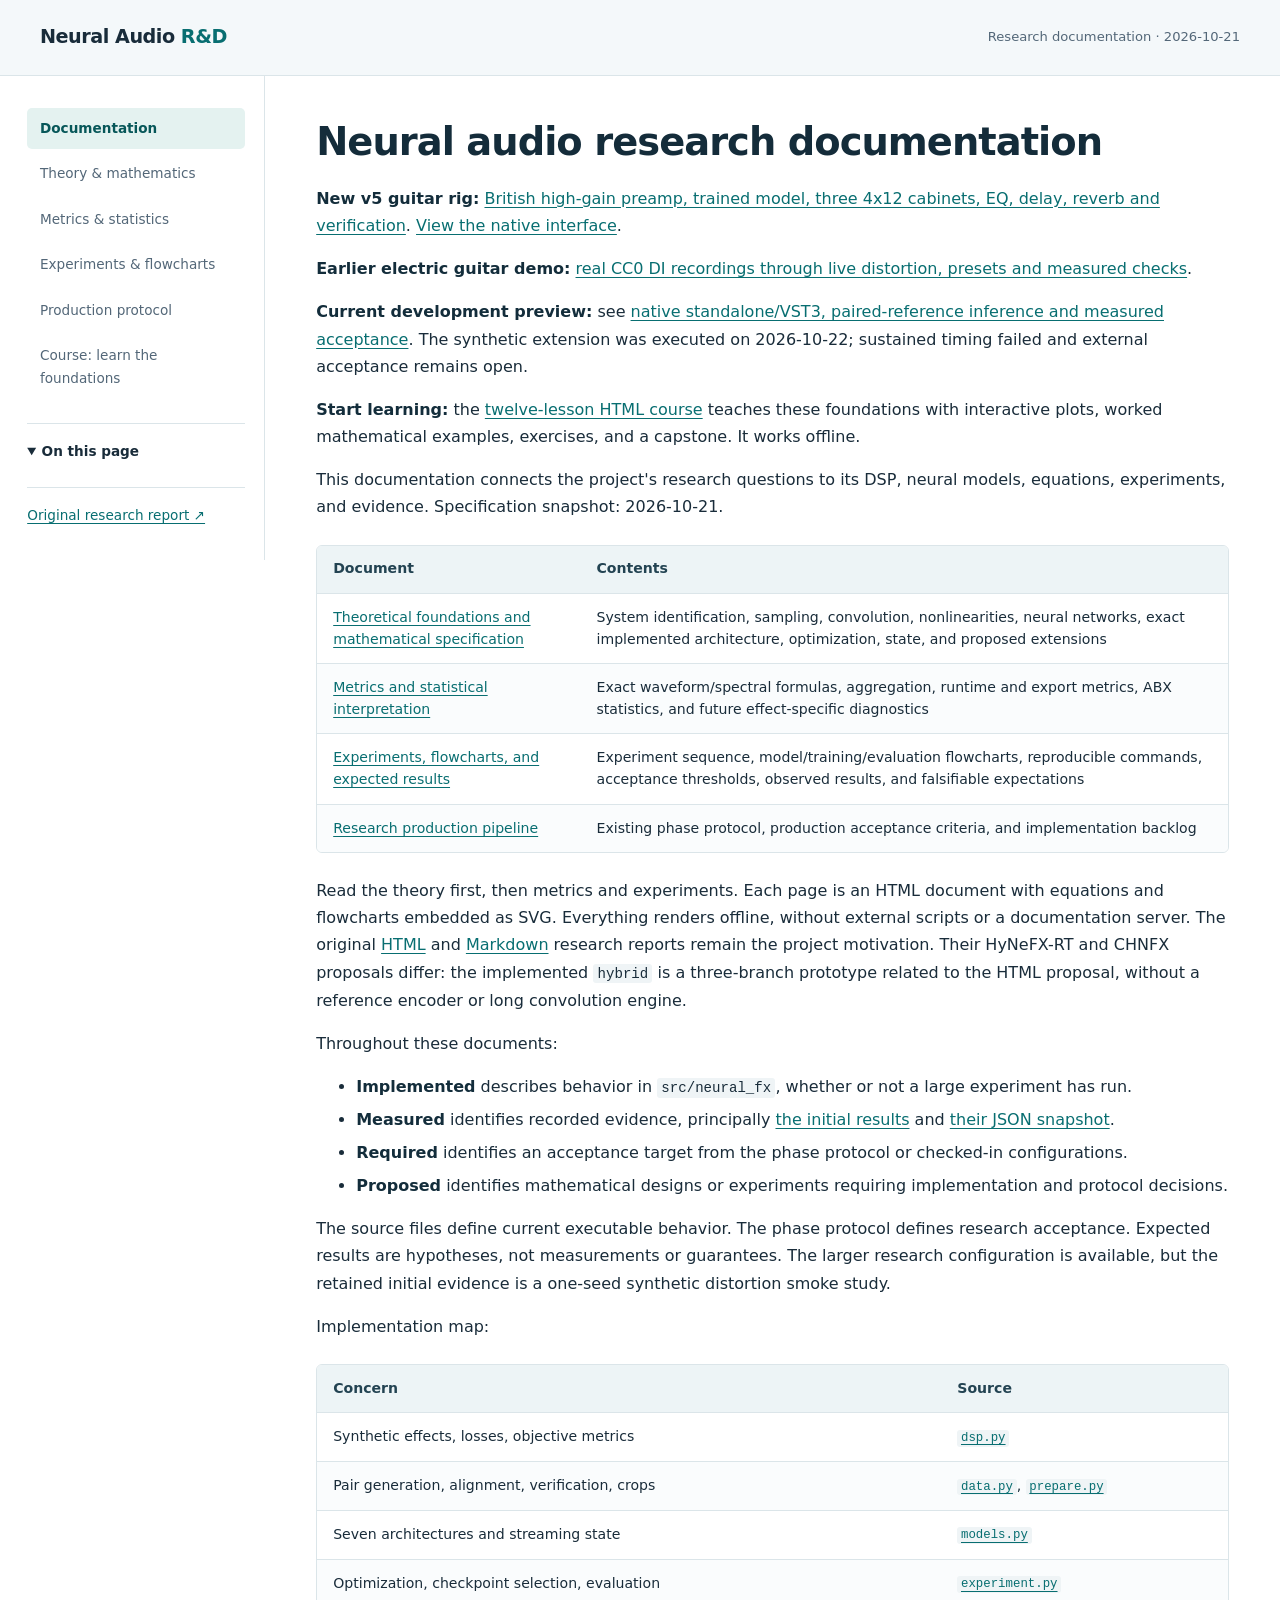
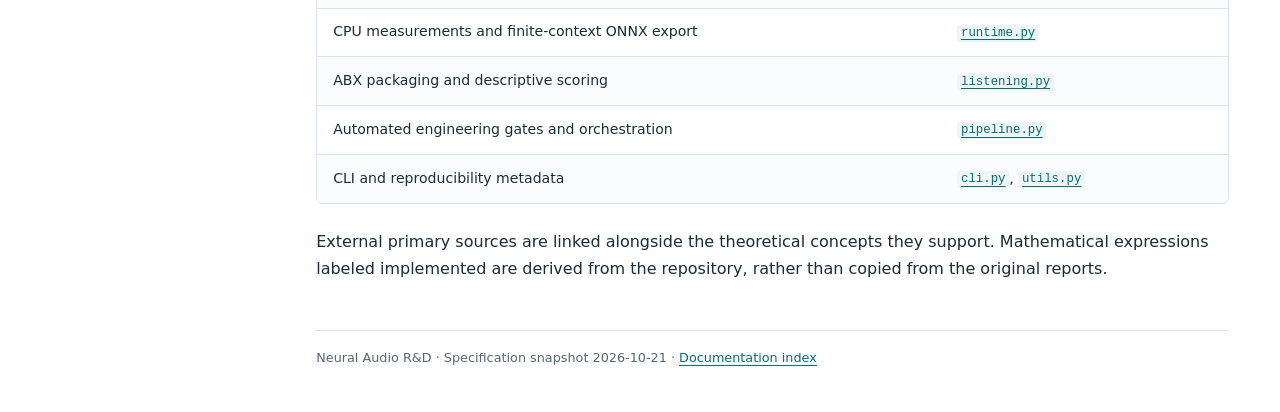
<file: docs/index.html>
<!DOCTYPE html><html lang="en"><head>
  <meta charset="utf-8">
  <meta name="viewport" content="width=device-width, initial-scale=1">
  <meta name="description" content="Neural audio research documentation — Neural Audio R&amp;D research documentation.">
  <title>Neural audio research documentation | Neural Audio R&amp;D</title>
  <link rel="stylesheet" href="assets/docs.css">
</head>
<body>
<a class="skip-link" href="#main-content">Skip to content</a>
<header class="site-header"><a class="brand" href="index.html">Neural Audio <span>R&amp;D</span></a><span class="edition">Research documentation · 2026-10-21</span></header>
<div class="layout">
  <aside class="sidebar"><nav aria-label="Documentation"><a href="index.html" aria-current="page">Documentation</a>
<a href="THEORY_AND_MATHEMATICS.html">Theory &amp; mathematics</a>
<a href="METRICS.html">Metrics &amp; statistics</a>
<a href="EXPERIMENTS.html">Experiments &amp; flowcharts</a>
<a href="RESEARCH_PIPELINE.html">Production protocol</a><a href="course/index.html">Course: learn the foundations</a></nav><details class="contents" open=""><summary>On this page</summary><div class="toc">
<ul></ul>
</div>
</details><a class="report-link" href="../deep-research-report.html">Original research report ↗</a></aside>
  <main id="main-content"><article><h1 id="neural-audio-research-documentation">Neural audio research documentation</h1>
<p><strong>New v5 guitar rig:</strong> <a href="HIGH_GAIN.md">British high-gain preamp, trained model, three 4x12 cabinets, EQ, delay, reverb and verification</a>. <a href="assets/hard-rock-rig.png">View the native interface</a>.</p>
<p><strong>Earlier electric guitar demo:</strong> <a href="GUITAR_DISTORTION.html">real CC0 DI recordings through live distortion, presets and measured checks</a>.</p>
<p><strong>Current development preview:</strong> see <a href="NATIVE_AND_REFERENCE.html">native standalone/VST3, paired-reference inference and measured acceptance</a>. The synthetic extension was executed on 2026-10-22; sustained timing failed and external acceptance remains open.</p>
<p><strong>Start learning:</strong> the <a href="course/index.html">twelve-lesson HTML course</a> teaches these foundations with interactive plots, worked mathematical examples, exercises, and a capstone. It works offline.</p>
<p>This documentation connects the project's research questions to its DSP, neural models, equations, experiments, and evidence. Specification snapshot: 2026-10-21.</p>
<div class="table-scroll" tabindex="0"><table>
<thead>
<tr>
<th>Document</th>
<th>Contents</th>
</tr>
</thead>
<tbody>
<tr>
<td><a href="THEORY_AND_MATHEMATICS.html">Theoretical foundations and mathematical specification</a></td>
<td>System identification, sampling, convolution, nonlinearities, neural networks, exact implemented architecture, optimization, state, and proposed extensions</td>
</tr>
<tr>
<td><a href="METRICS.html">Metrics and statistical interpretation</a></td>
<td>Exact waveform/spectral formulas, aggregation, runtime and export metrics, ABX statistics, and future effect-specific diagnostics</td>
</tr>
<tr>
<td><a href="EXPERIMENTS.html">Experiments, flowcharts, and expected results</a></td>
<td>Experiment sequence, model/training/evaluation flowcharts, reproducible commands, acceptance thresholds, observed results, and falsifiable expectations</td>
</tr>
<tr>
<td><a href="RESEARCH_PIPELINE.html">Research production pipeline</a></td>
<td>Existing phase protocol, production acceptance criteria, and implementation backlog</td>
</tr>
</tbody>
</table></div>
<p>Read the theory first, then metrics and experiments. Each page is an HTML document with equations and flowcharts embedded as SVG. Everything renders offline, without external scripts or a documentation server. The original <a href="../deep-research-report.html">HTML</a> and <a href="../deep-research-report.md">Markdown</a> research reports remain the project motivation. Their HyNeFX-RT and CHNFX proposals differ: the implemented <code>hybrid</code> is a three-branch prototype related to the HTML proposal, without a reference encoder or long convolution engine.</p>
<p>Throughout these documents:</p>
<ul>
<li><strong>Implemented</strong> describes behavior in <code>src/neural_fx</code>, whether or not a large experiment has run.</li>
<li><strong>Measured</strong> identifies recorded evidence, principally <a href="../reports/INITIAL_RESULTS.md">the initial results</a> and <a href="../reports/smoke-evidence.json">their JSON snapshot</a>.</li>
<li><strong>Required</strong> identifies an acceptance target from the phase protocol or checked-in configurations.</li>
<li><strong>Proposed</strong> identifies mathematical designs or experiments requiring implementation and protocol decisions.</li>
</ul>
<p>The source files define current executable behavior. The phase protocol defines research acceptance. Expected results are hypotheses, not measurements or guarantees. The larger research configuration is available, but the retained initial evidence is a one-seed synthetic distortion smoke study.</p>
<p>Implementation map:</p>
<div class="table-scroll" tabindex="0"><table>
<thead>
<tr>
<th>Concern</th>
<th>Source</th>
</tr>
</thead>
<tbody>
<tr>
<td>Synthetic effects, losses, objective metrics</td>
<td><a href="../src/neural_fx/dsp.py"><code>dsp.py</code></a></td>
</tr>
<tr>
<td>Pair generation, alignment, verification, crops</td>
<td><a href="../src/neural_fx/data.py"><code>data.py</code></a>, <a href="../src/neural_fx/prepare.py"><code>prepare.py</code></a></td>
</tr>
<tr>
<td>Seven architectures and streaming state</td>
<td><a href="../src/neural_fx/models.py"><code>models.py</code></a></td>
</tr>
<tr>
<td>Optimization, checkpoint selection, evaluation</td>
<td><a href="../src/neural_fx/experiment.py"><code>experiment.py</code></a></td>
</tr>
<tr>
<td>CPU measurements and finite-context ONNX export</td>
<td><a href="../src/neural_fx/runtime.py"><code>runtime.py</code></a></td>
</tr>
<tr>
<td>ABX packaging and descriptive scoring</td>
<td><a href="../src/neural_fx/listening.py"><code>listening.py</code></a></td>
</tr>
<tr>
<td>Automated engineering gates and orchestration</td>
<td><a href="../src/neural_fx/pipeline.py"><code>pipeline.py</code></a></td>
</tr>
<tr>
<td>CLI and reproducibility metadata</td>
<td><a href="../src/neural_fx/cli.py"><code>cli.py</code></a>, <a href="../src/neural_fx/utils.py"><code>utils.py</code></a></td>
</tr>
</tbody>
</table></div>
<p>External primary sources are linked alongside the theoretical concepts they support. Mathematical expressions labeled implemented are derived from the repository, rather than copied from the original reports.</p></article><footer>Neural Audio R&amp;D · Specification snapshot 2026-10-21 · <a href="index.html">Documentation index</a></footer></main>
</div>


</body></html>
</file>
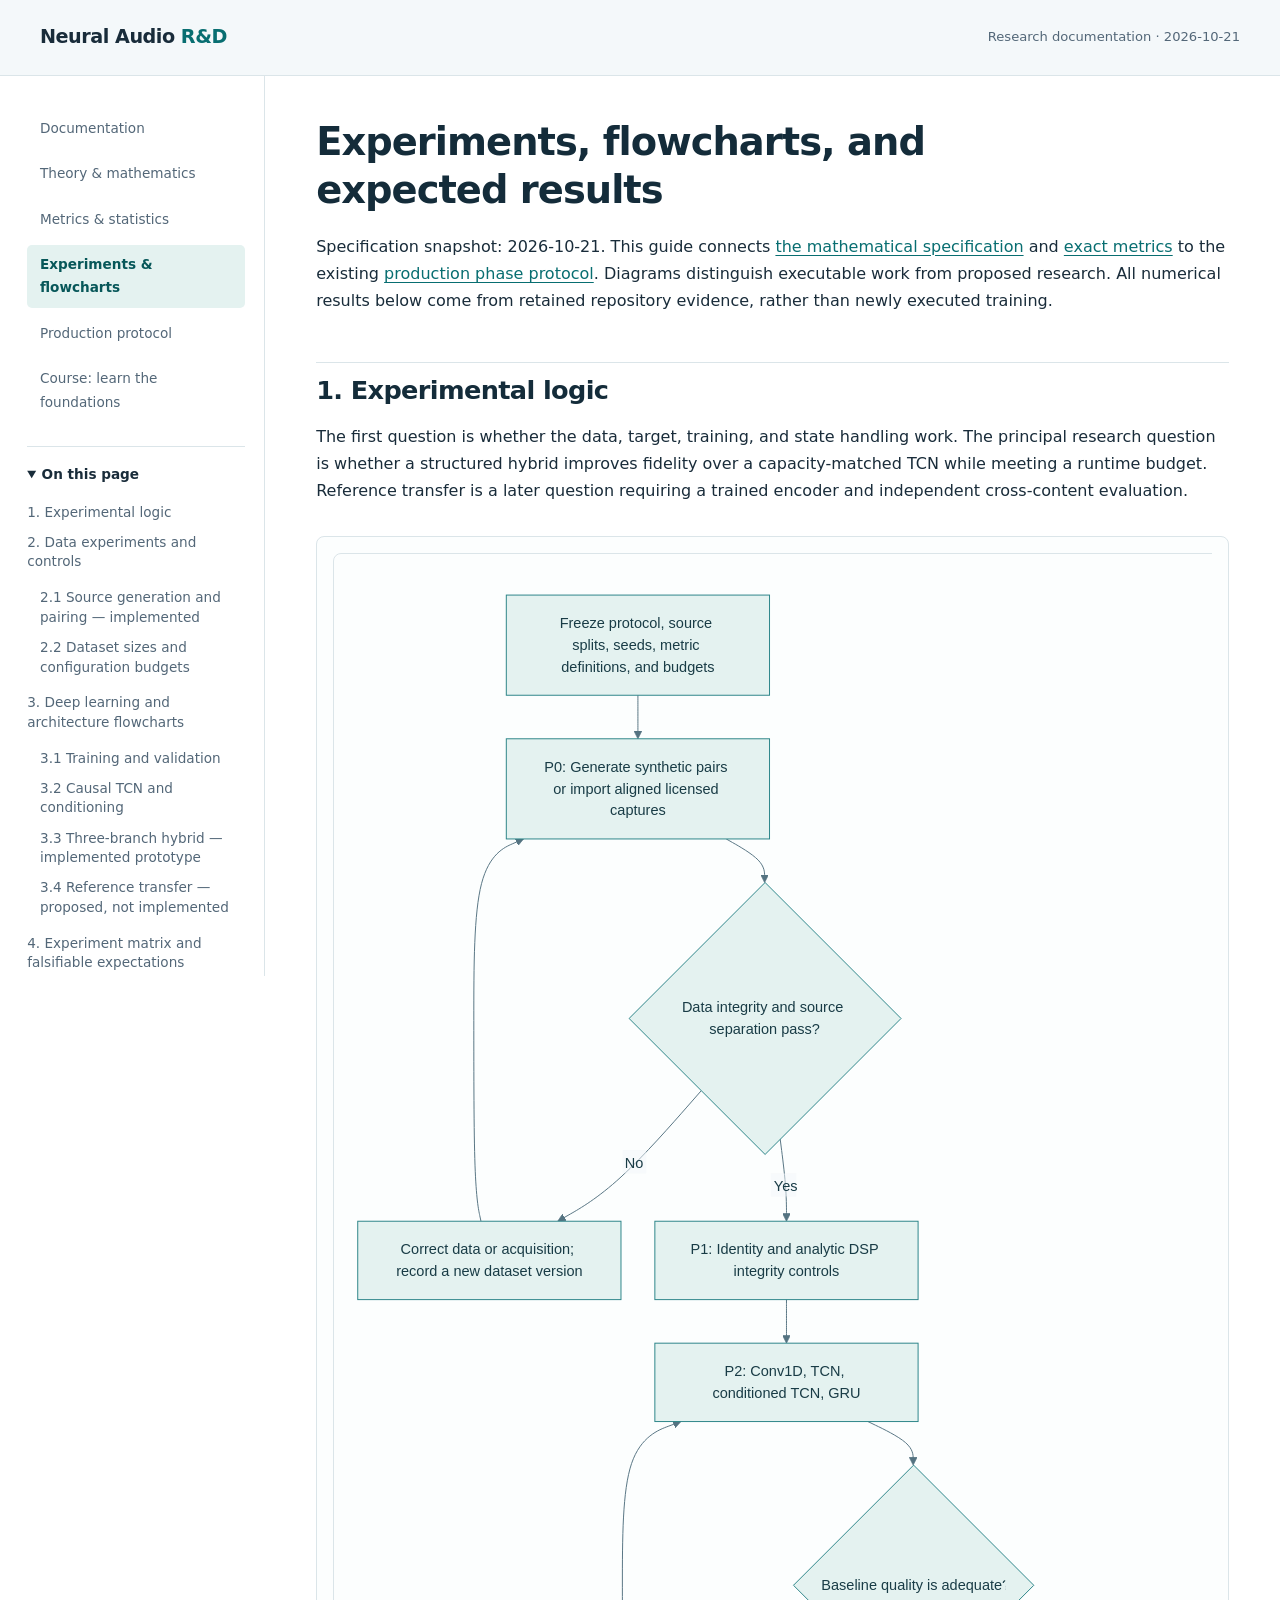
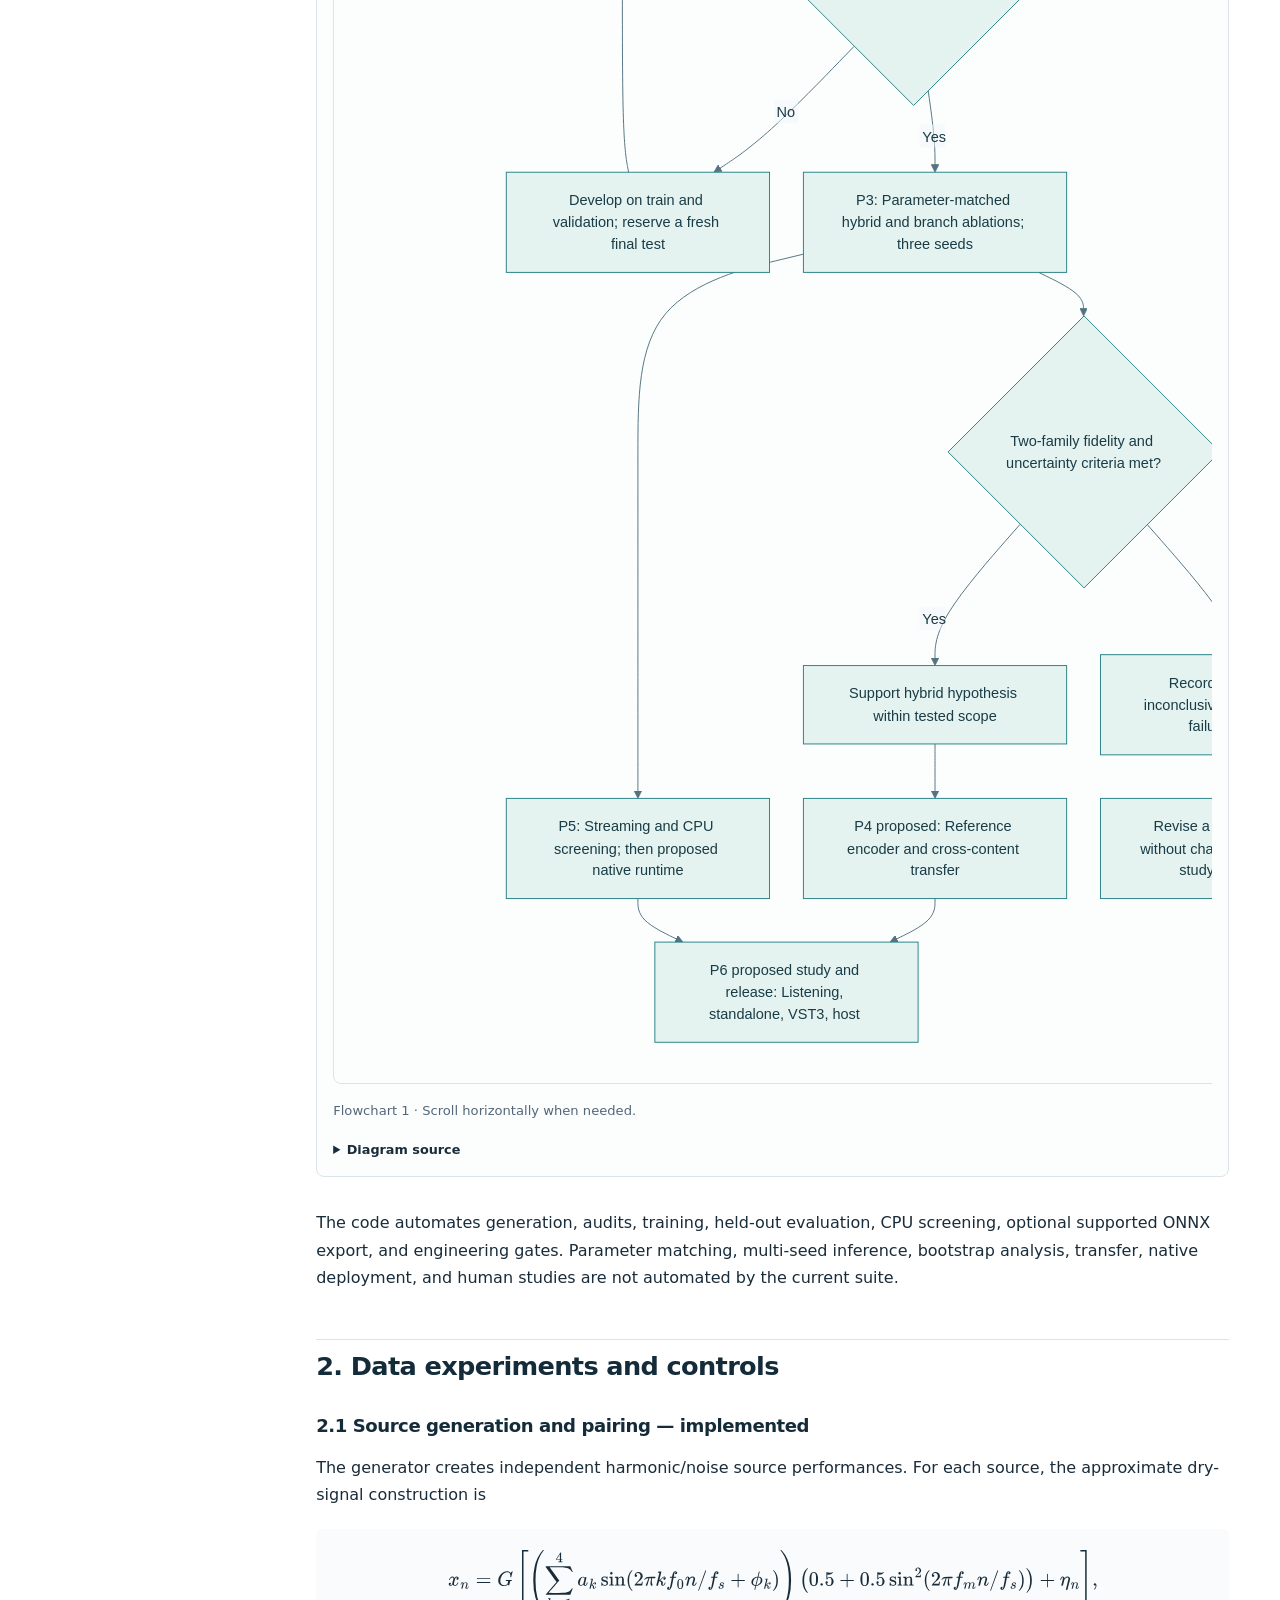
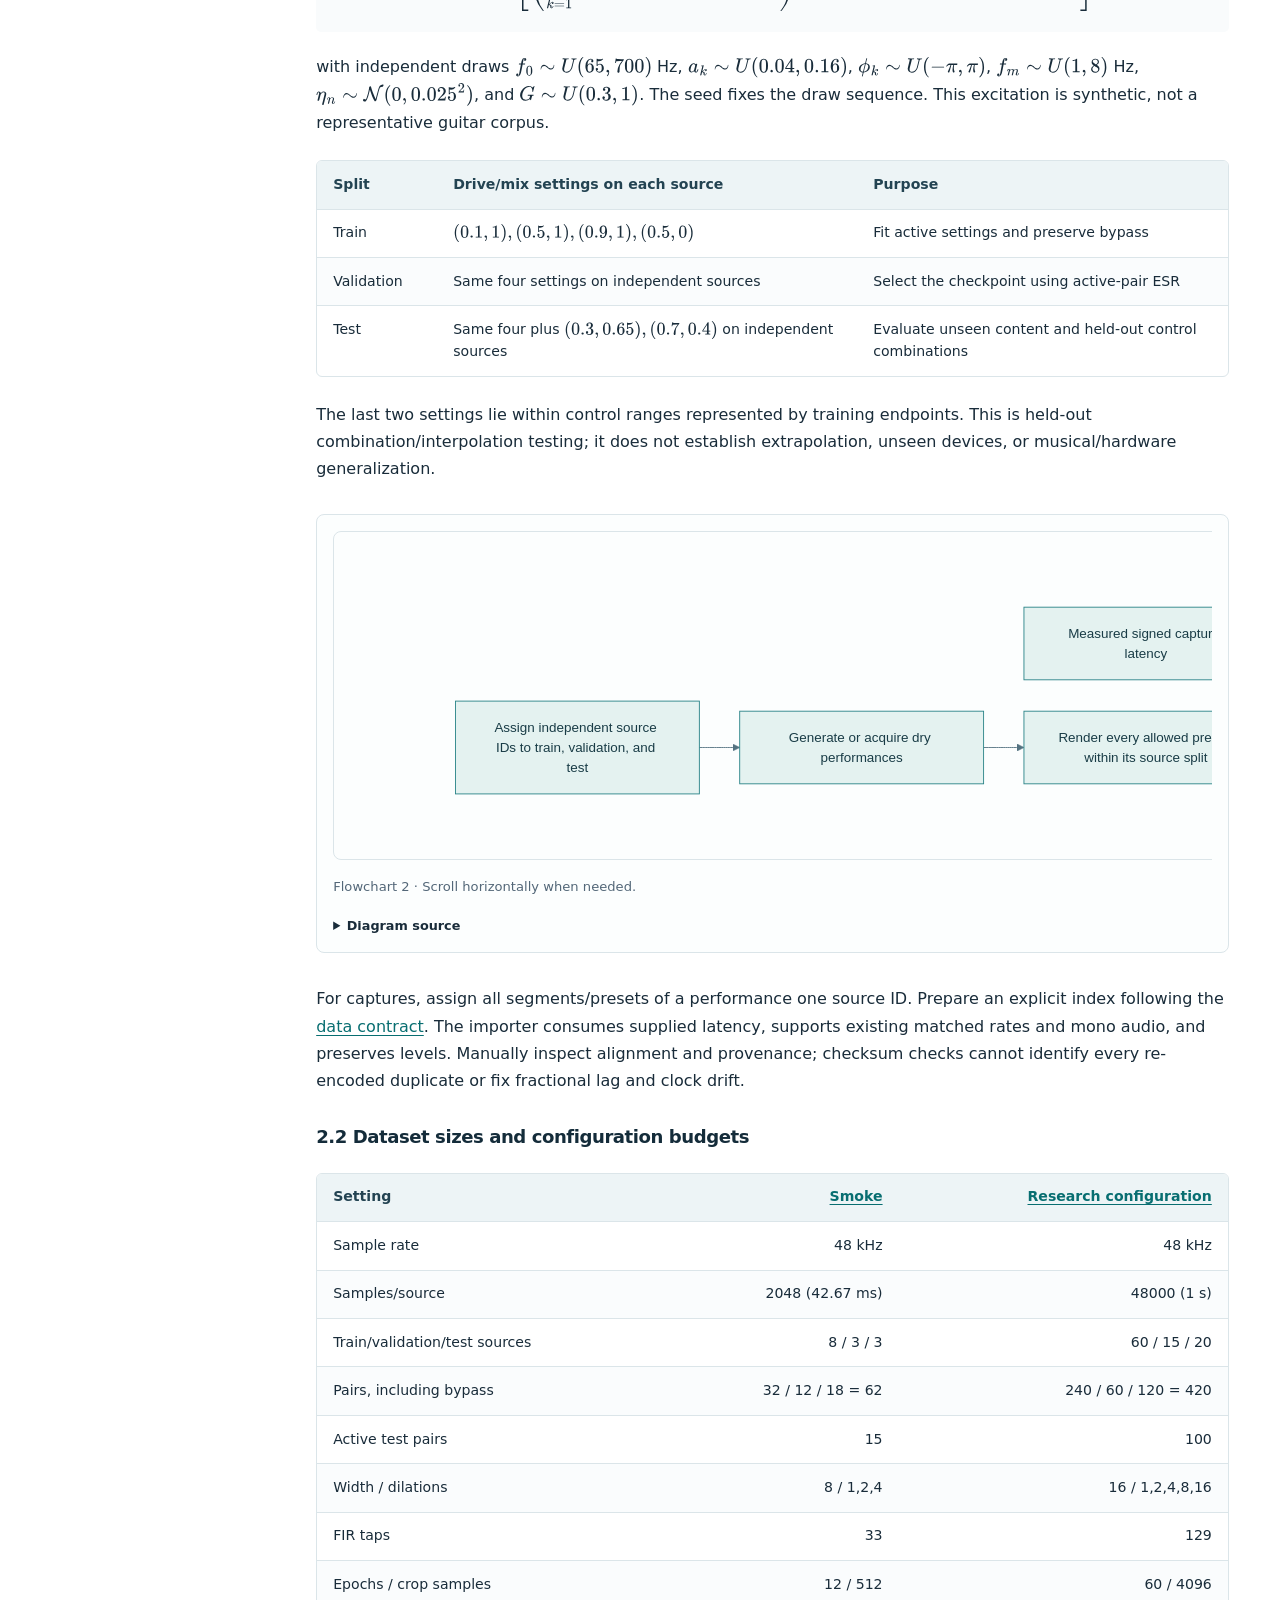
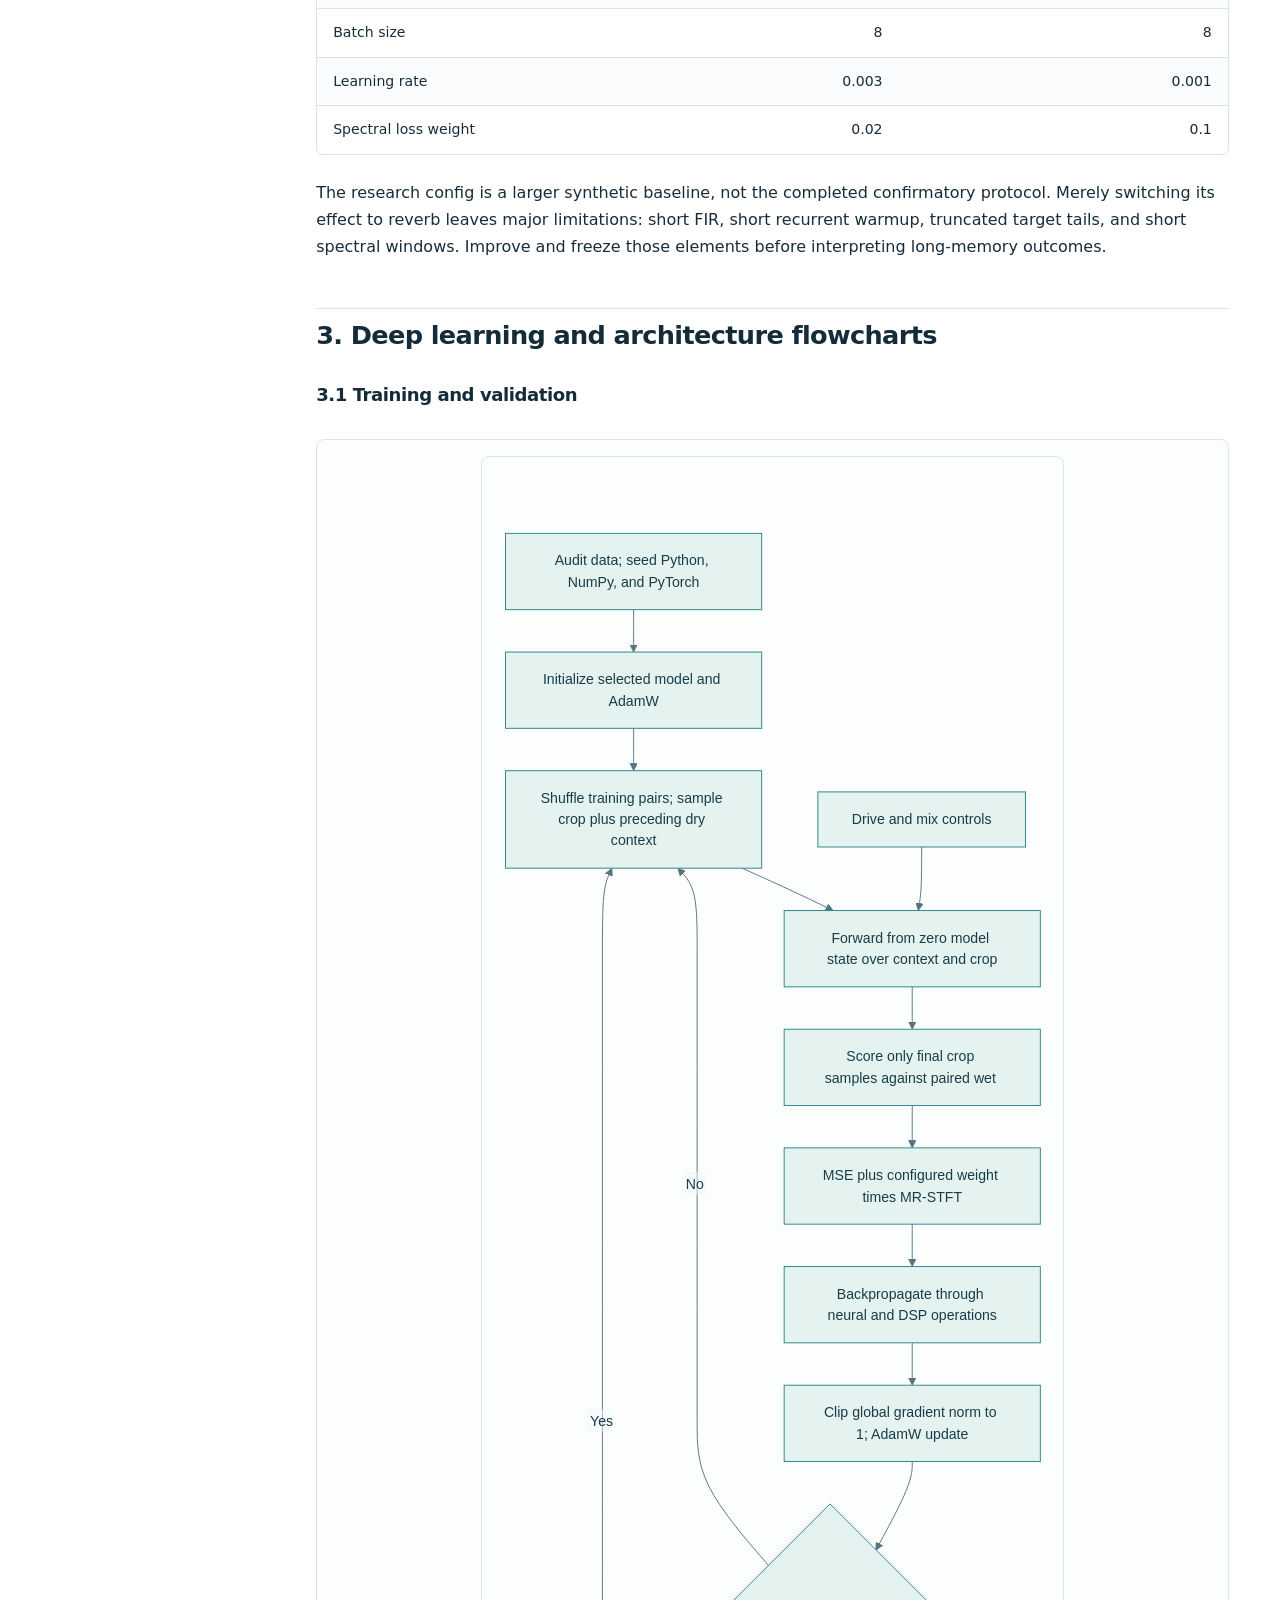
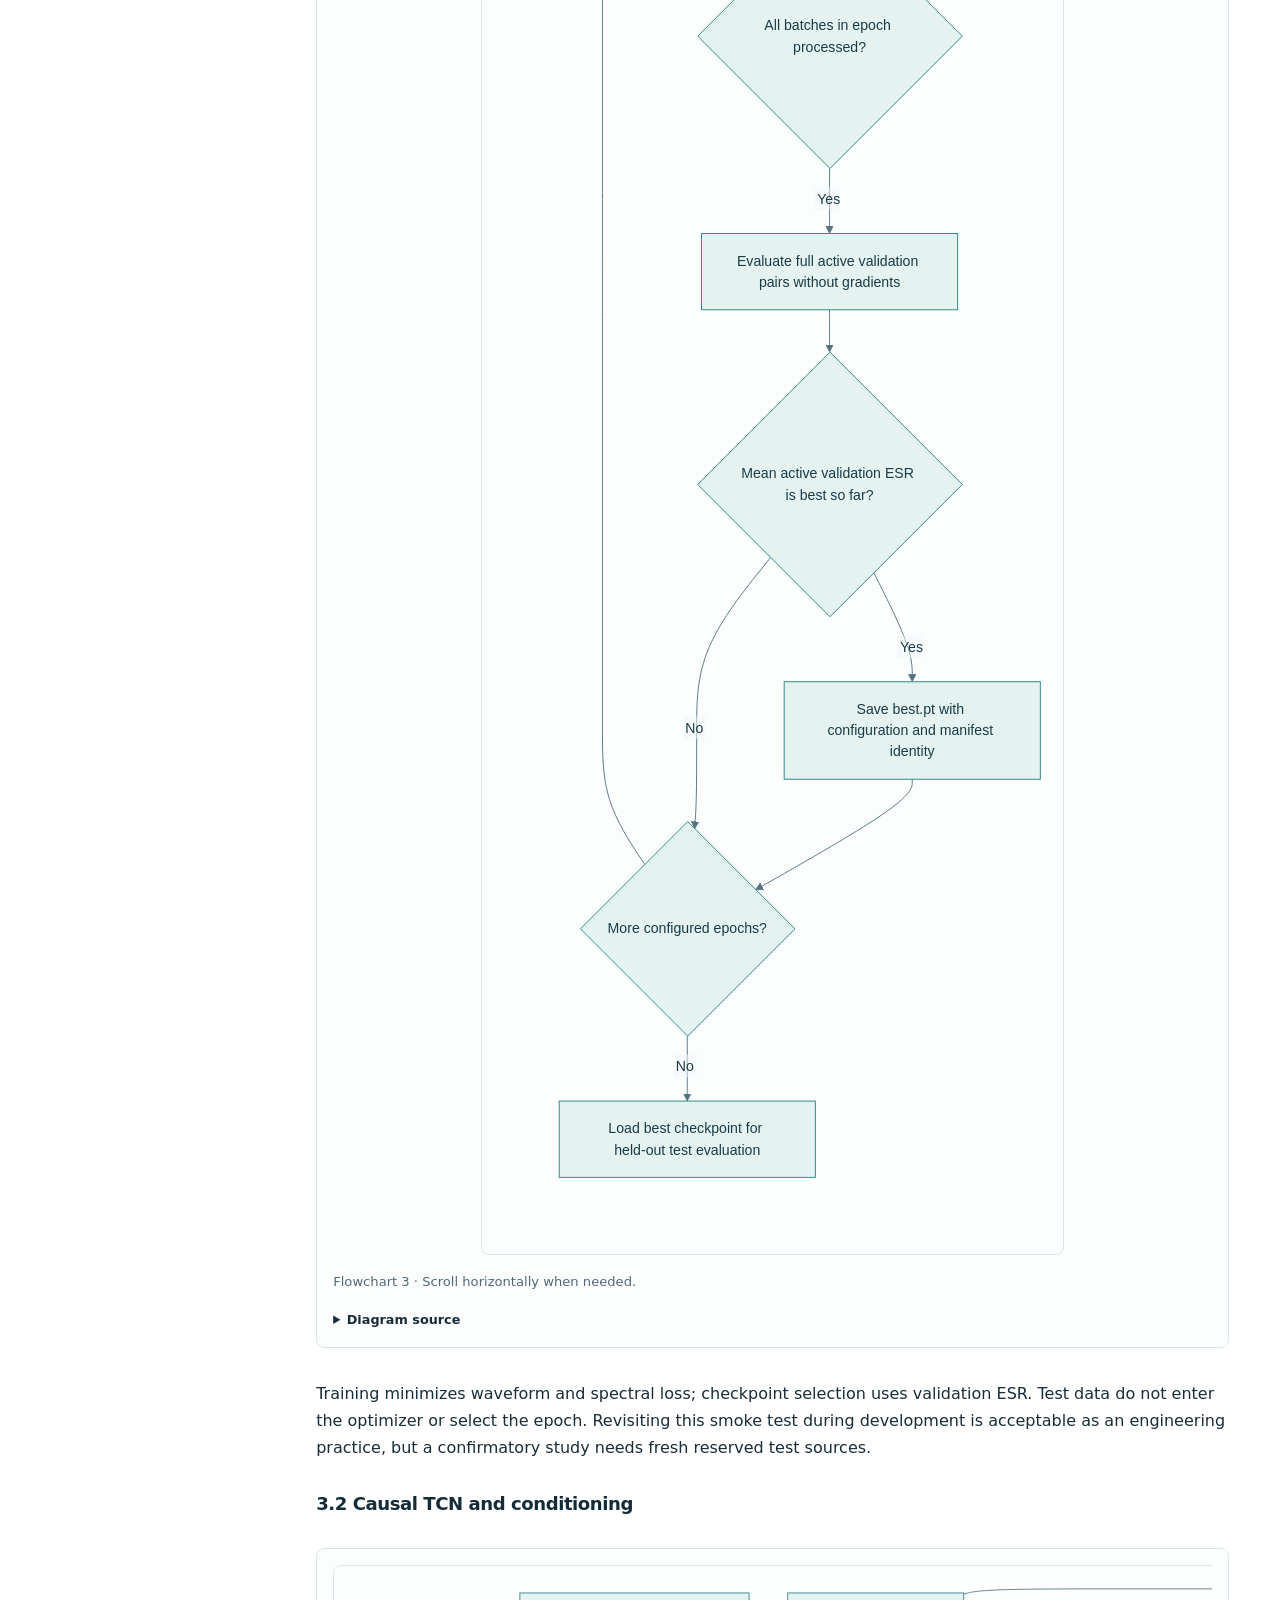
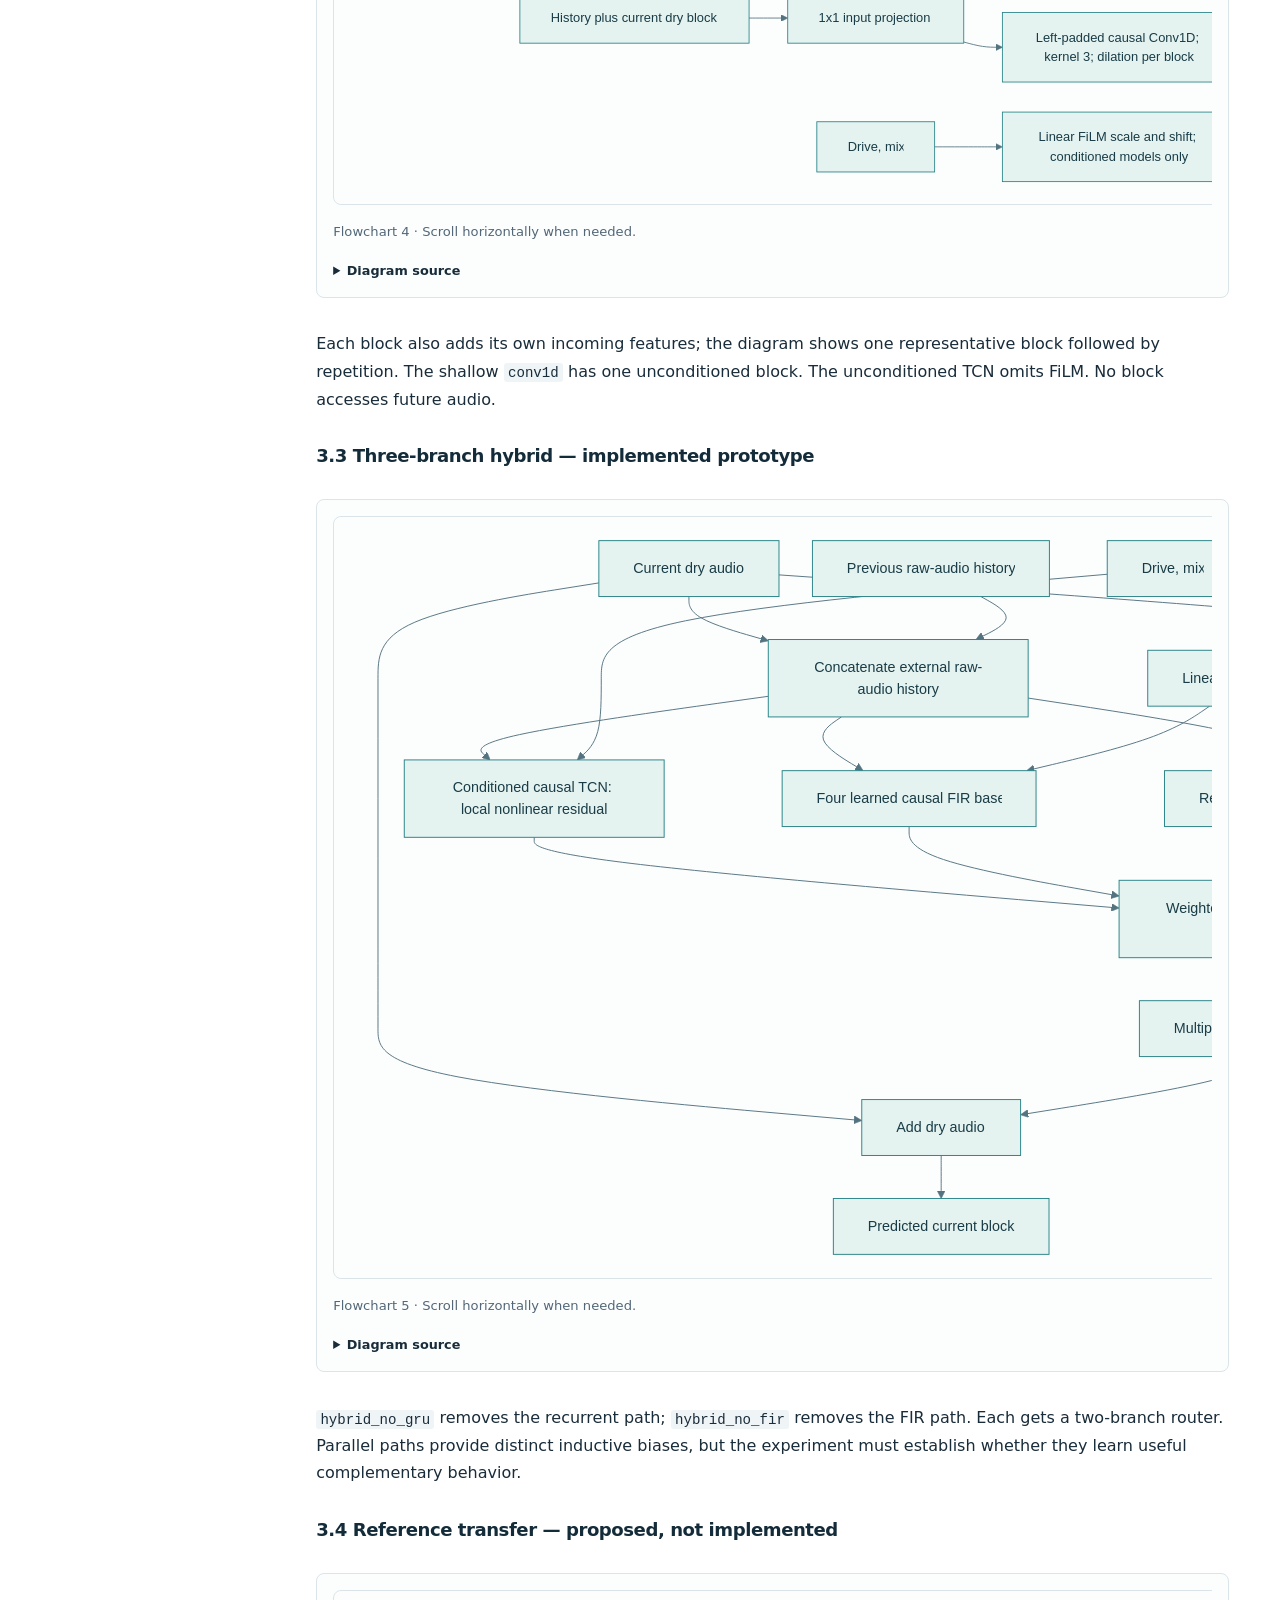
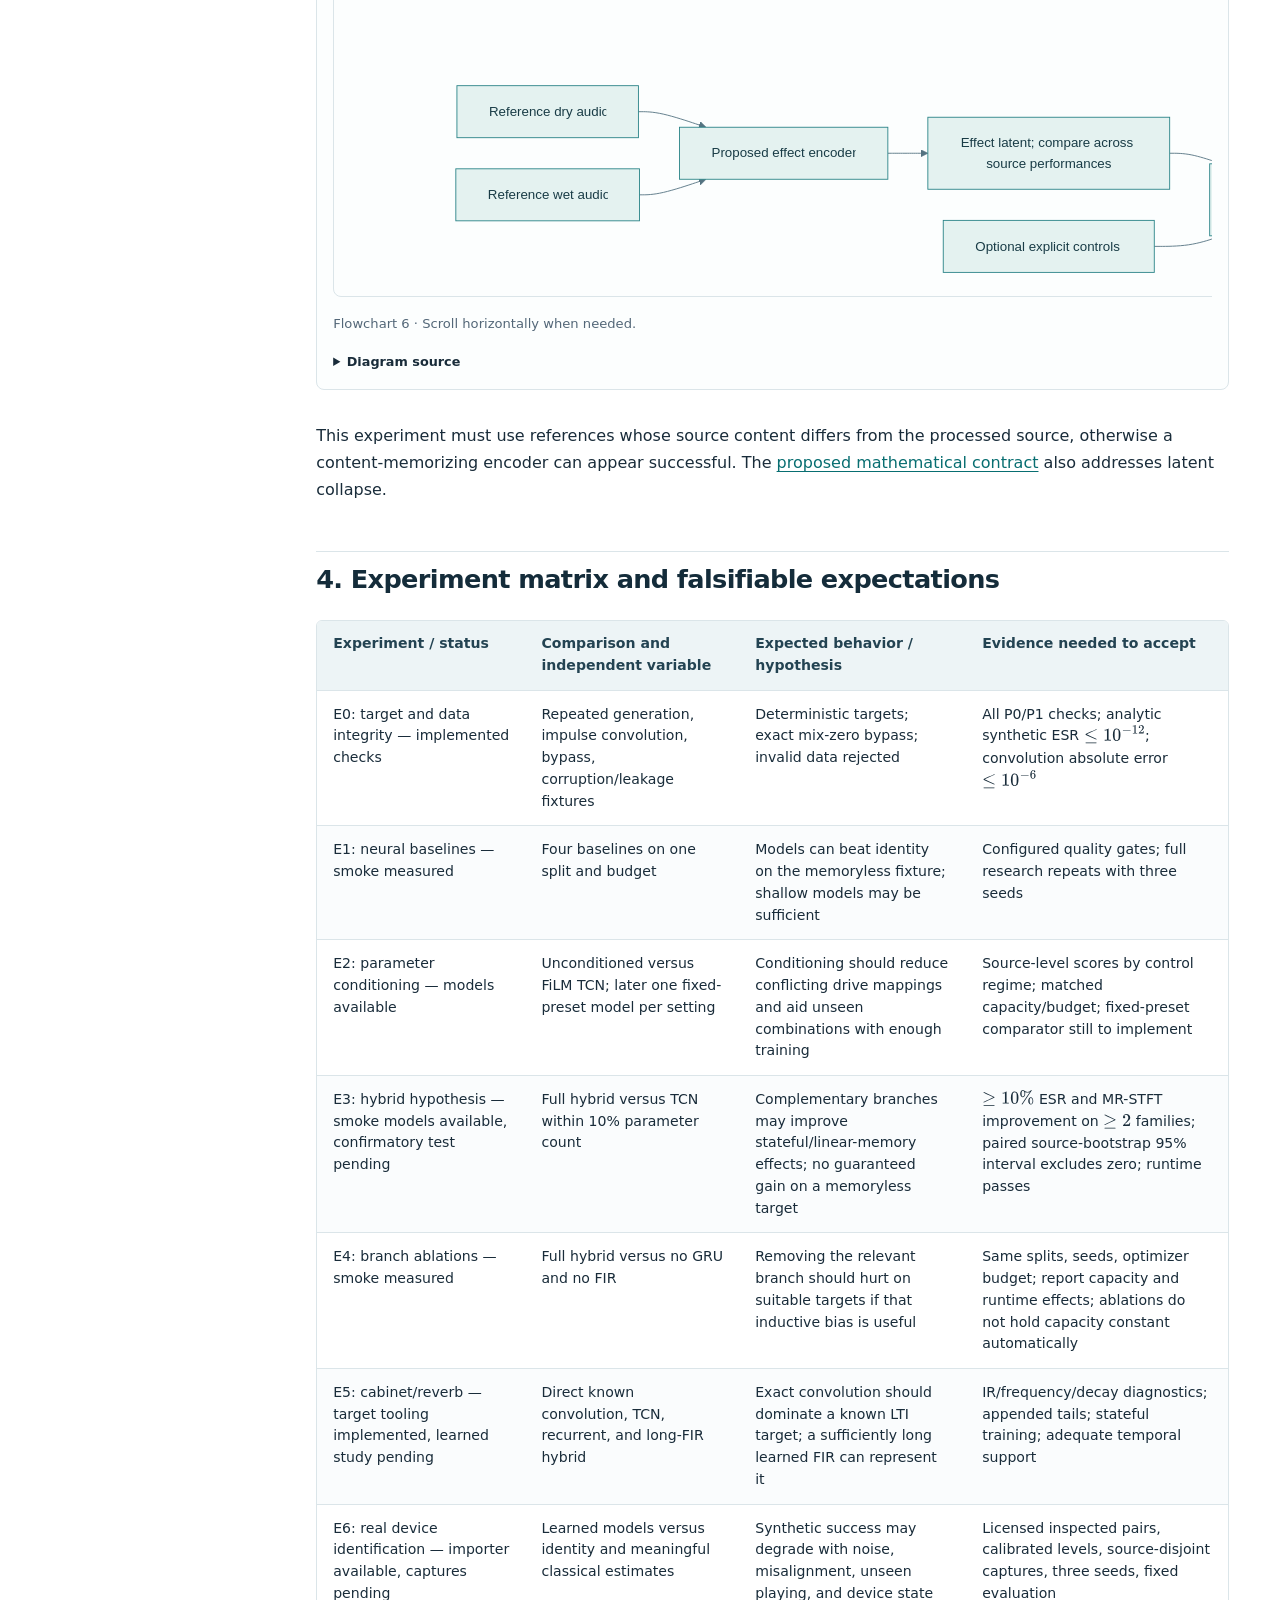
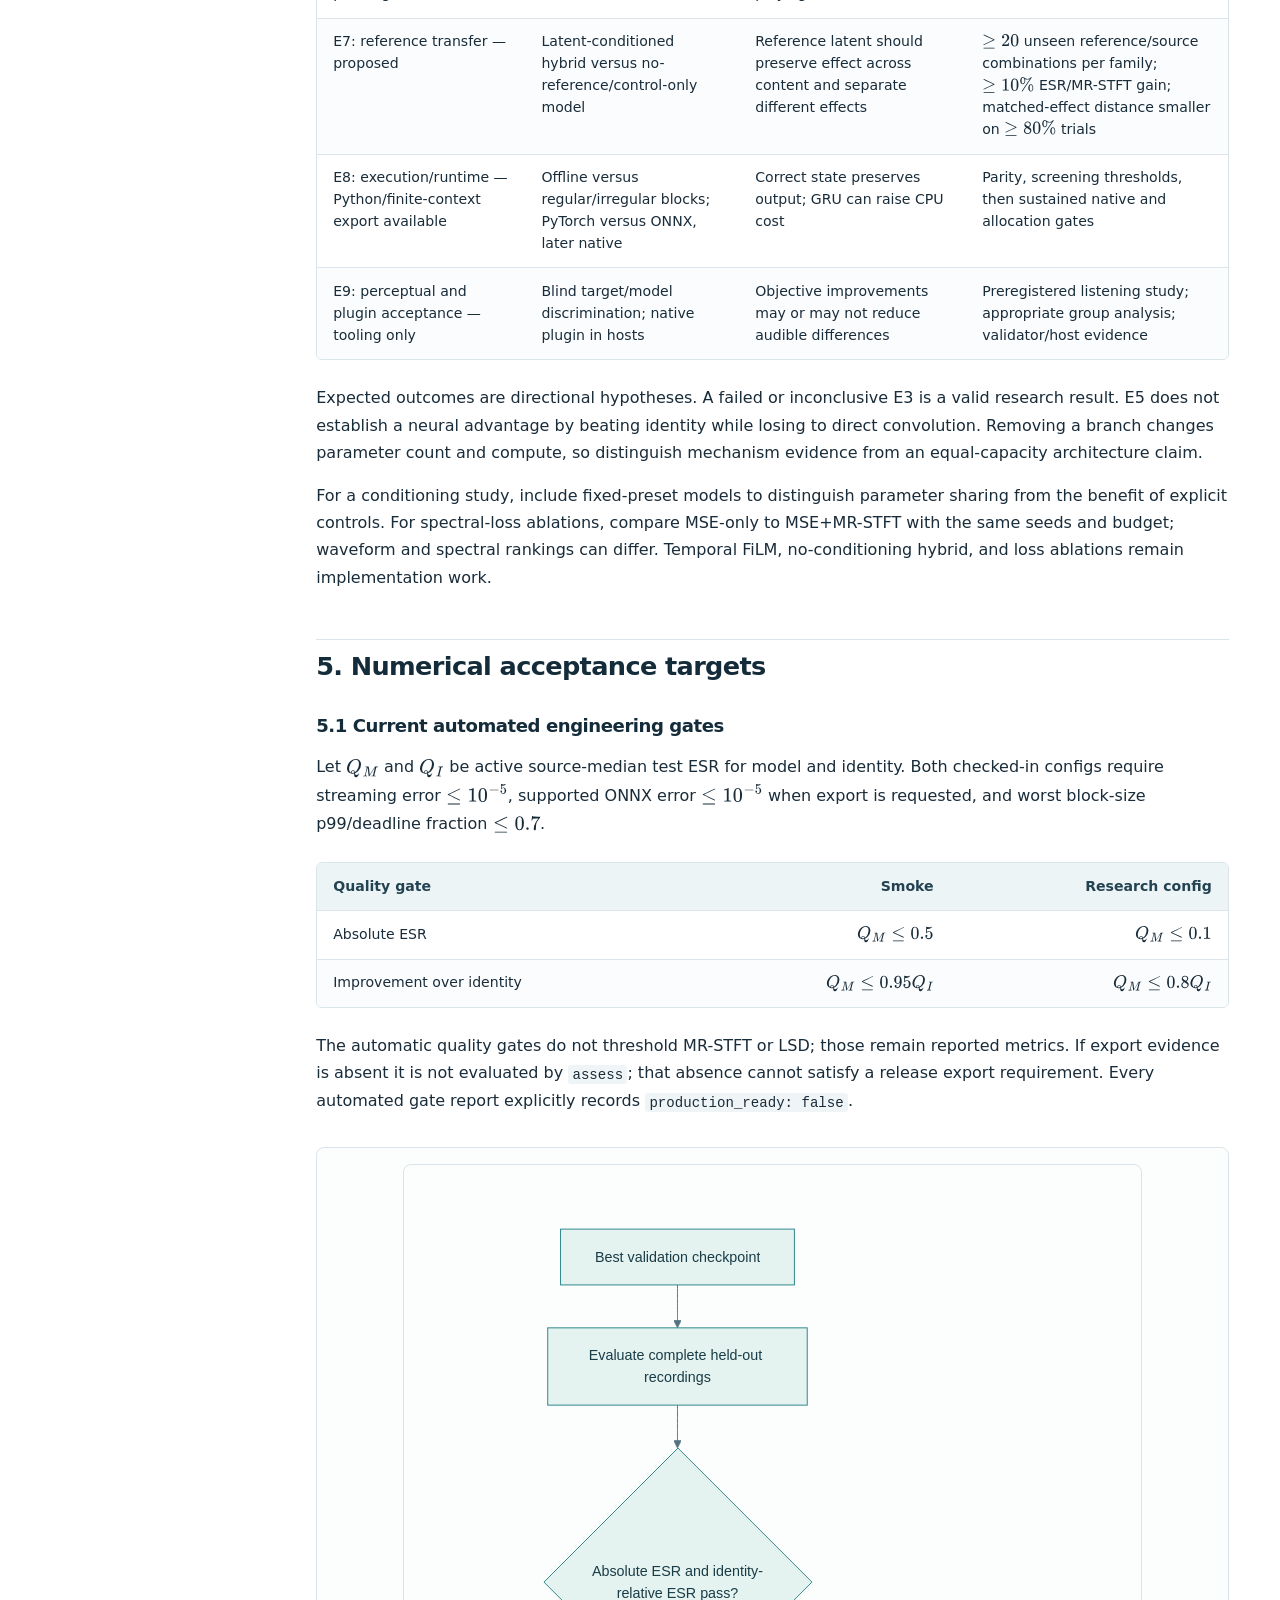
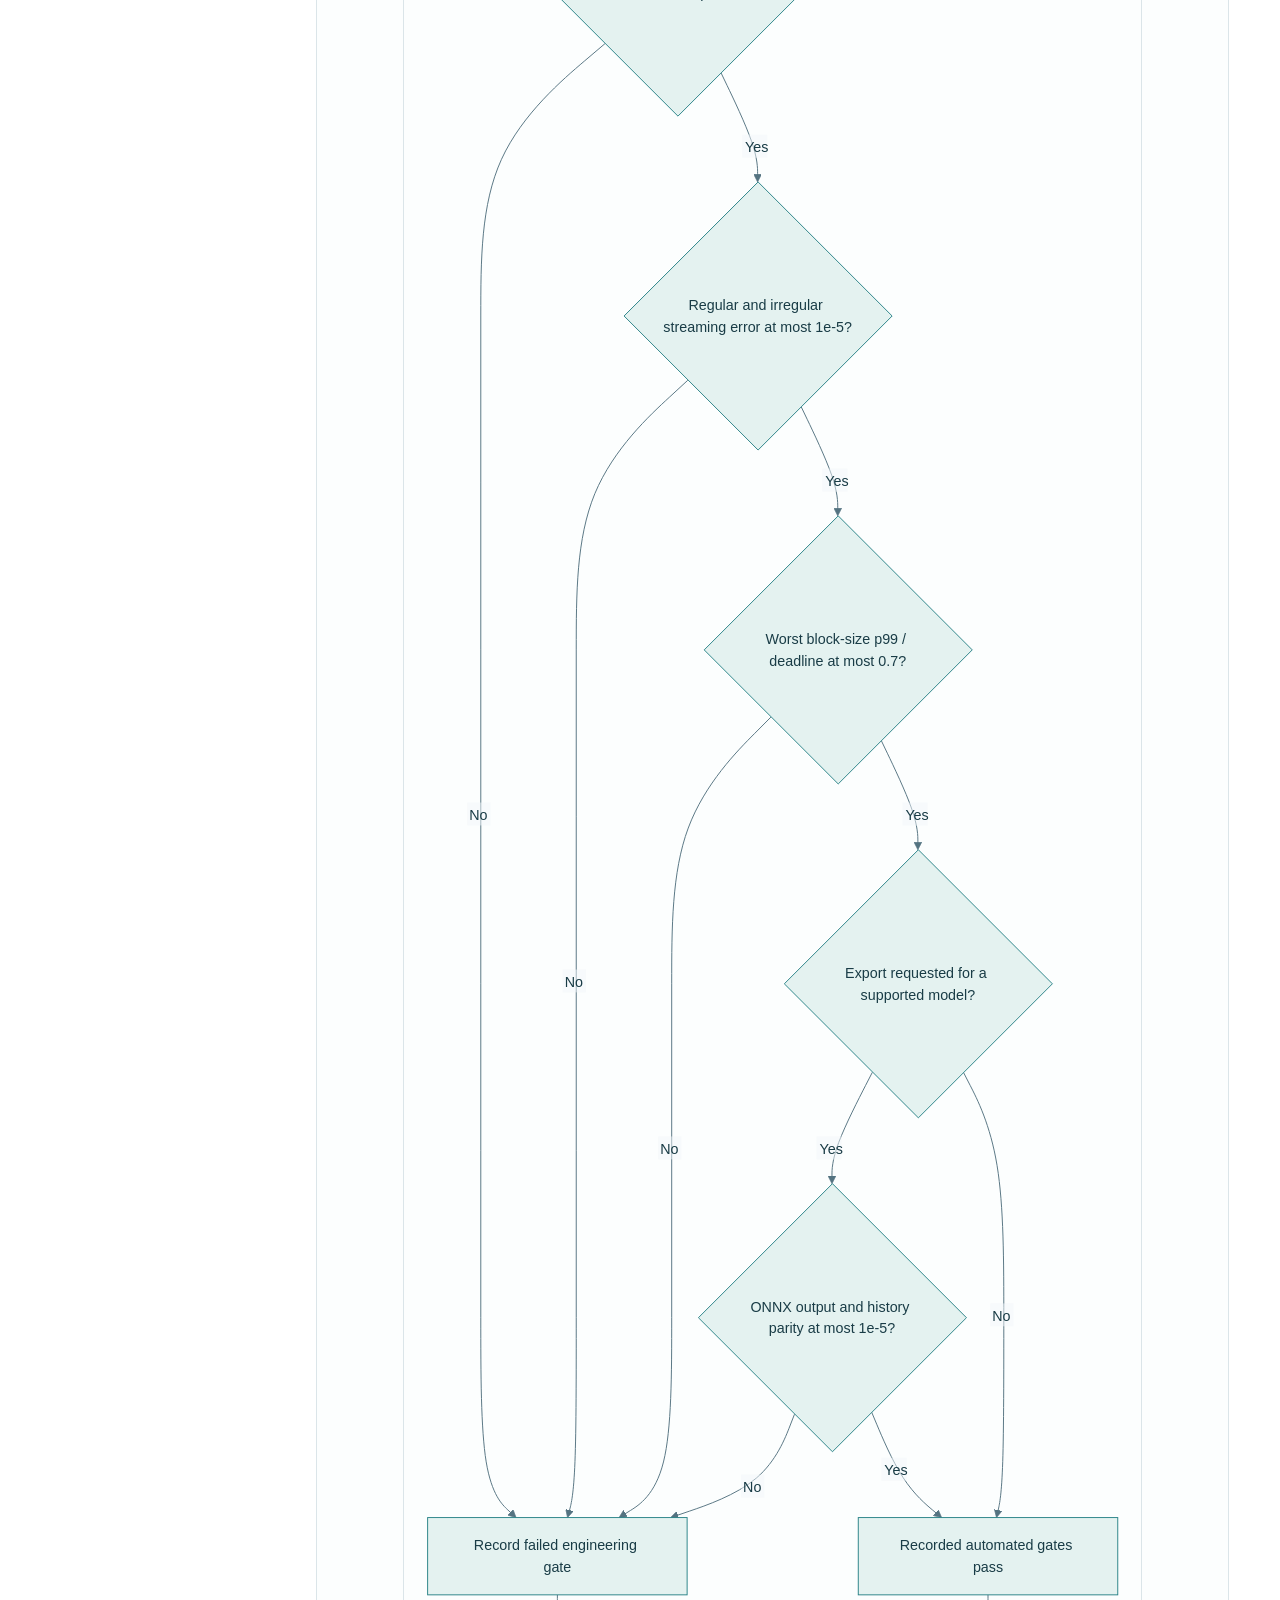
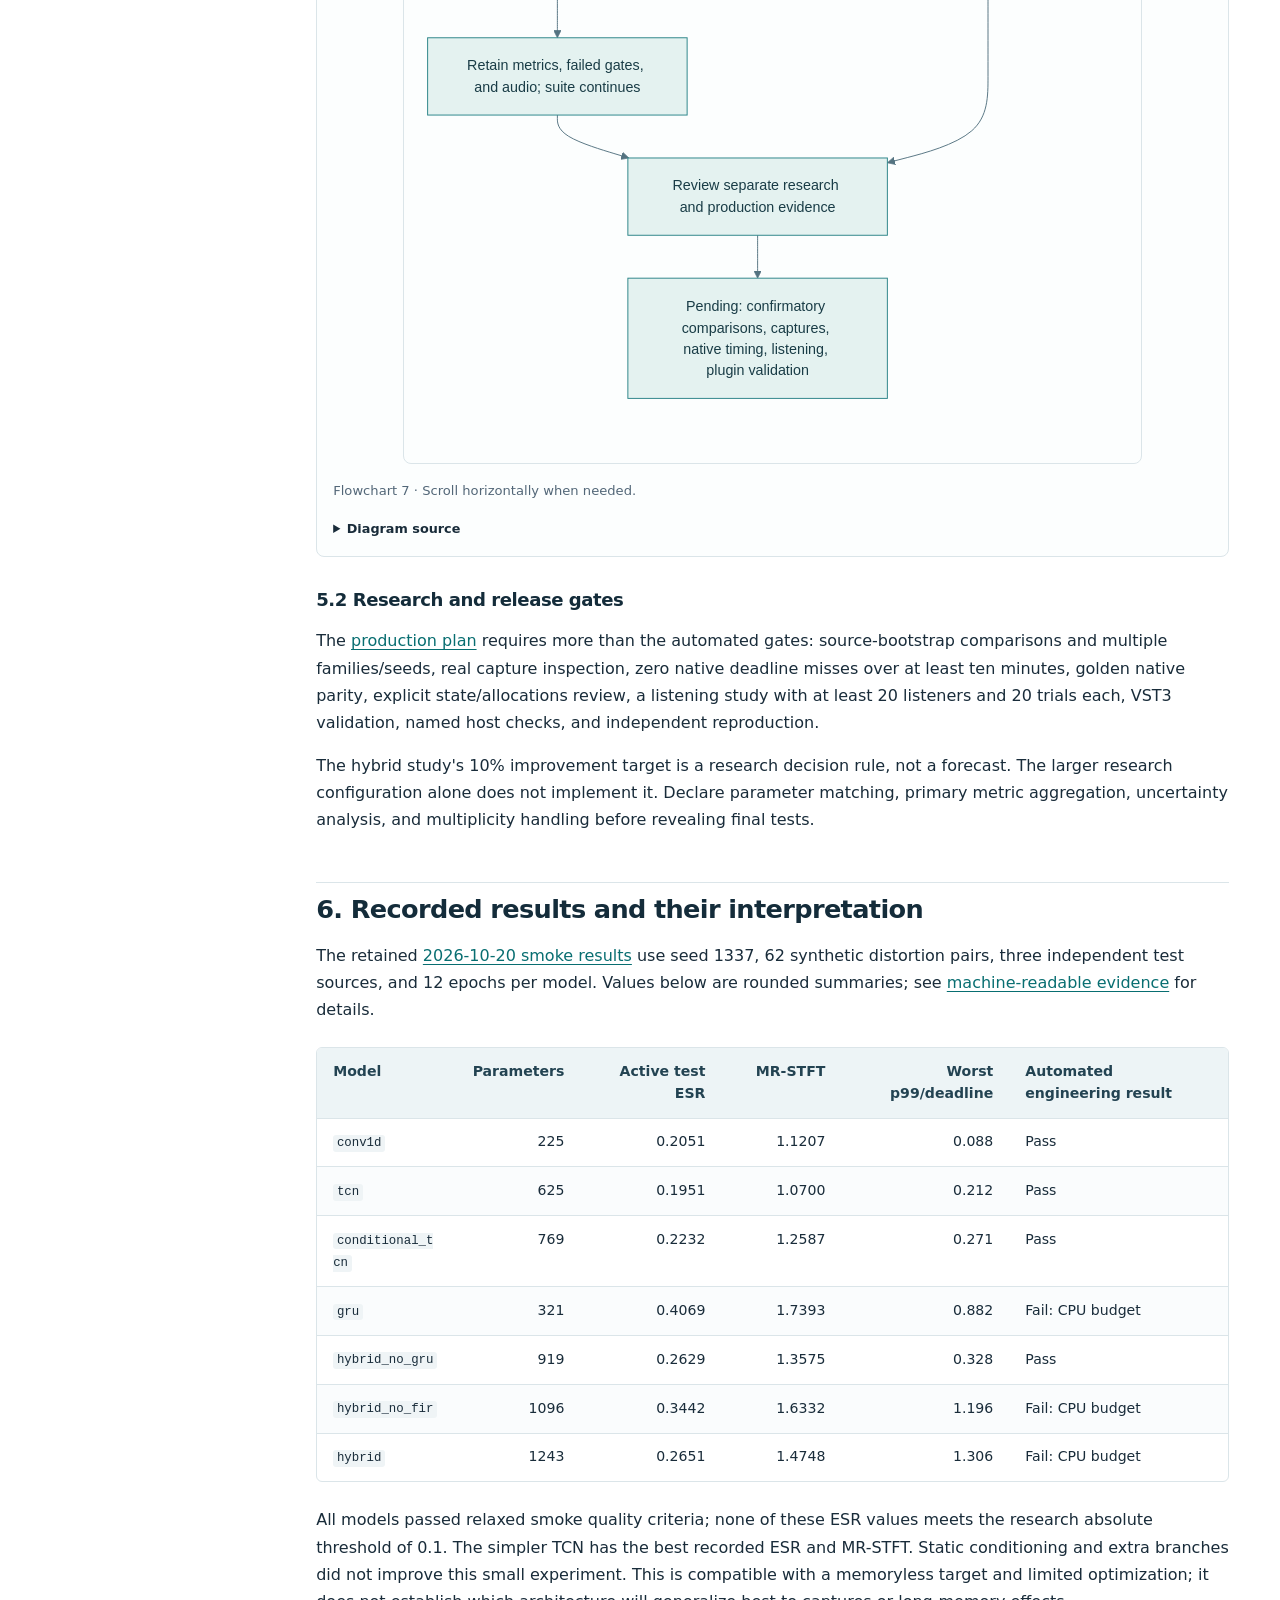
<file: docs/EXPERIMENTS.html>
<!DOCTYPE html><html lang="en"><head>
  <meta charset="utf-8">
  <meta name="viewport" content="width=device-width, initial-scale=1">
  <meta name="description" content="Experiments, flowcharts, and expected results — Neural Audio R&amp;D research documentation.">
  <title>Experiments, flowcharts, and expected results | Neural Audio R&amp;D</title>
  <link rel="stylesheet" href="assets/docs.css">
</head>
<body>
<a class="skip-link" href="#main-content">Skip to content</a>
<header class="site-header"><a class="brand" href="index.html">Neural Audio <span>R&amp;D</span></a><span class="edition">Research documentation · 2026-10-21</span></header>
<div class="layout">
  <aside class="sidebar"><nav aria-label="Documentation"><a href="index.html">Documentation</a>
<a href="THEORY_AND_MATHEMATICS.html">Theory &amp; mathematics</a>
<a href="METRICS.html">Metrics &amp; statistics</a>
<a href="EXPERIMENTS.html" aria-current="page">Experiments &amp; flowcharts</a>
<a href="RESEARCH_PIPELINE.html">Production protocol</a><a href="course/index.html">Course: learn the foundations</a></nav><details class="contents" open=""><summary>On this page</summary><div class="toc">
<ul>
<li><a href="#1-experimental-logic">1. Experimental logic</a></li>
<li><a href="#2-data-experiments-and-controls">2. Data experiments and controls</a><ul>
<li><a href="#21-source-generation-and-pairing-implemented">2.1 Source generation and pairing — implemented</a></li>
<li><a href="#22-dataset-sizes-and-configuration-budgets">2.2 Dataset sizes and configuration budgets</a></li>
</ul>
</li>
<li><a href="#3-deep-learning-and-architecture-flowcharts">3. Deep learning and architecture flowcharts</a><ul>
<li><a href="#31-training-and-validation">3.1 Training and validation</a></li>
<li><a href="#32-causal-tcn-and-conditioning">3.2 Causal TCN and conditioning</a></li>
<li><a href="#33-three-branch-hybrid-implemented-prototype">3.3 Three-branch hybrid — implemented prototype</a></li>
<li><a href="#34-reference-transfer-proposed-not-implemented">3.4 Reference transfer — proposed, not implemented</a></li>
</ul>
</li>
<li><a href="#4-experiment-matrix-and-falsifiable-expectations">4. Experiment matrix and falsifiable expectations</a></li>
<li><a href="#5-numerical-acceptance-targets">5. Numerical acceptance targets</a><ul>
<li><a href="#51-current-automated-engineering-gates">5.1 Current automated engineering gates</a></li>
<li><a href="#52-research-and-release-gates">5.2 Research and release gates</a></li>
</ul>
</li>
<li><a href="#6-recorded-results-and-their-interpretation">6. Recorded results and their interpretation</a></li>
<li><a href="#7-reproducing-and-extending-experiments">7. Reproducing and extending experiments</a></li>
<li><a href="#8-evidence-required-for-a-completed-study">8. Evidence required for a completed study</a></li>
</ul>
</div>
</details><a class="report-link" href="../deep-research-report.html">Original research report ↗</a></aside>
  <main id="main-content"><article><h1 id="experiments-flowcharts-and-expected-results">Experiments, flowcharts, and expected results</h1>
<p>Specification snapshot: 2026-10-21. This guide connects <a href="THEORY_AND_MATHEMATICS.html">the mathematical specification</a> and <a href="METRICS.html">exact metrics</a> to the existing <a href="RESEARCH_PIPELINE.html">production phase protocol</a>. Diagrams distinguish executable work from proposed research. All numerical results below come from retained repository evidence, rather than newly executed training.</p>
<h2 id="1-experimental-logic">1. Experimental logic</h2>
<p>The first question is whether the data, target, training, and state handling work. The principal research question is whether a structured hybrid improves fidelity over a capacity-matched TCN while meeting a runtime budget. Reference transfer is a later question requiring a trained encoder and independent cross-content evaluation.</p>
<figure class="flowchart"><div class="diagram"><svg id="diagram-0" width="1055.5" xmlns="http://www.w3.org/2000/svg" class="flowchart" height="2131.34375" viewBox="0 0 1055.5 2131.34375" role="img" aria-roledescription="flowchart-v2" aria-label="Flowchart 1:     A[&quot;Freeze protocol, source splits, seeds, metric definitions, and budgets&quot;] --&gt; D[&quot;P0: Generate synthetic pairs or import aligned licensed captures&quot;]     D --&gt; V{&quot;Data integrity and source separation pass?&quot;}"><style>#diagram-0{font-family:Segoe UI,sans-serif;font-size:15px;fill:#193c46;}@keyframes edge-animation-frame{from{stroke-dashoffset:0;}}@keyframes dash{to{stroke-dashoffset:0;}}#diagram-0 .edge-animation-slow{stroke-dasharray:9,5!important;stroke-dashoffset:900;animation:dash 50s linear infinite;stroke-linecap:round;}#diagram-0 .edge-animation-fast{stroke-dasharray:9,5!important;stroke-dashoffset:900;animation:dash 20s linear infinite;stroke-linecap:round;}#diagram-0 .error-icon{fill:#fff6e7;}#diagram-0 .error-text{fill:#000918;stroke:#000918;}#diagram-0 .edge-thickness-normal{stroke-width:1px;}#diagram-0 .edge-thickness-thick{stroke-width:3.5px;}#diagram-0 .edge-pattern-solid{stroke-dasharray:0;}#diagram-0 .edge-thickness-invisible{stroke-width:0;fill:none;}#diagram-0 .edge-pattern-dashed{stroke-dasharray:3;}#diagram-0 .edge-pattern-dotted{stroke-dasharray:2;}#diagram-0 .marker{fill:#547381;stroke:#547381;}#diagram-0 .marker.cross{stroke:#547381;}#diagram-0 svg{font-family:Segoe UI,sans-serif;font-size:15px;}#diagram-0 p{margin:0;}#diagram-0 .label{font-family:Segoe UI,sans-serif;color:#193c46;}#diagram-0 .cluster-label text{fill:#000918;}#diagram-0 .cluster-label span{color:#000918;}#diagram-0 .cluster-label span p{background-color:transparent;}#diagram-0 .label text,#diagram-0 span{fill:#193c46;color:#193c46;}#diagram-0 .node rect,#diagram-0 .node circle,#diagram-0 .node ellipse,#diagram-0 .node polygon,#diagram-0 .node path{fill:#e4f2f0;stroke:#298387;stroke-width:1px;}#diagram-0 .rough-node .label text,#diagram-0 .node .label text,#diagram-0 .image-shape .label,#diagram-0 .icon-shape .label{text-anchor:middle;}#diagram-0 .node .katex path{fill:#000;stroke:#000;stroke-width:1px;}#diagram-0 .rough-node .label,#diagram-0 .node .label,#diagram-0 .image-shape .label,#diagram-0 .icon-shape .label{text-align:center;}#diagram-0 .node.clickable{cursor:pointer;}#diagram-0 .root .anchor path{fill:#547381!important;stroke-width:0;stroke:#547381;}#diagram-0 .arrowheadPath{fill:#0b0b0b;}#diagram-0 .edgePath .path{stroke:#547381;stroke-width:2.0px;}#diagram-0 .flowchart-link{stroke:#547381;fill:none;}#diagram-0 .edgeLabel{background-color:#f2f6fa;text-align:center;}#diagram-0 .edgeLabel p{background-color:#f2f6fa;}#diagram-0 .edgeLabel rect{opacity:0.5;background-color:#f2f6fa;fill:#f2f6fa;}#diagram-0 .labelBkg{background-color:rgba(242, 246, 250, 0.5);}#diagram-0 .cluster rect{fill:#fff6e7;stroke:hsl(37.5, 60%, 85.2941176471%);stroke-width:1px;}#diagram-0 .cluster text{fill:#000918;}#diagram-0 .cluster span{color:#000918;}#diagram-0 div.mermaidTooltip{position:absolute;text-align:center;max-width:200px;padding:2px;font-family:Segoe UI,sans-serif;font-size:12px;background:#fff6e7;border:1px solid hsl(37.5, 60%, 85.2941176471%);border-radius:2px;pointer-events:none;z-index:100;}#diagram-0 .flowchartTitleText{text-anchor:middle;font-size:18px;fill:#193c46;}#diagram-0 rect.text{fill:none;stroke-width:0;}#diagram-0 .icon-shape,#diagram-0 .image-shape{background-color:#f2f6fa;text-align:center;}#diagram-0 .icon-shape p,#diagram-0 .image-shape p{background-color:#f2f6fa;padding:2px;}#diagram-0 .icon-shape rect,#diagram-0 .image-shape rect{opacity:0.5;background-color:#f2f6fa;fill:#f2f6fa;}#diagram-0 .label-icon{display:inline-block;height:1em;overflow:visible;vertical-align:-0.125em;}#diagram-0 .node .label-icon path{fill:currentColor;stroke:revert;stroke-width:revert;}#diagram-0 :root{--mermaid-font-family:"trebuchet ms",verdana,arial,sans-serif;}</style><g><marker id="diagram-0_flowchart-v2-pointEnd" class="marker flowchart-v2" viewBox="0 0 10 10" refX="5" refY="5" markerUnits="userSpaceOnUse" markerWidth="8" markerHeight="8" orient="auto"><path d="M 0 0 L 10 5 L 0 10 z" class="arrowMarkerPath" style="stroke-width: 1; stroke-dasharray: 1, 0;"></path></marker><marker id="diagram-0_flowchart-v2-pointStart" class="marker flowchart-v2" viewBox="0 0 10 10" refX="4.5" refY="5" markerUnits="userSpaceOnUse" markerWidth="8" markerHeight="8" orient="auto"><path d="M 0 5 L 10 10 L 10 0 z" class="arrowMarkerPath" style="stroke-width: 1; stroke-dasharray: 1, 0;"></path></marker><marker id="diagram-0_flowchart-v2-circleEnd" class="marker flowchart-v2" viewBox="0 0 10 10" refX="11" refY="5" markerUnits="userSpaceOnUse" markerWidth="11" markerHeight="11" orient="auto"><circle cx="5" cy="5" r="5" class="arrowMarkerPath" style="stroke-width: 1; stroke-dasharray: 1, 0;"></circle></marker><marker id="diagram-0_flowchart-v2-circleStart" class="marker flowchart-v2" viewBox="0 0 10 10" refX="-1" refY="5" markerUnits="userSpaceOnUse" markerWidth="11" markerHeight="11" orient="auto"><circle cx="5" cy="5" r="5" class="arrowMarkerPath" style="stroke-width: 1; stroke-dasharray: 1, 0;"></circle></marker><marker id="diagram-0_flowchart-v2-crossEnd" class="marker cross flowchart-v2" viewBox="0 0 11 11" refX="12" refY="5.2" markerUnits="userSpaceOnUse" markerWidth="11" markerHeight="11" orient="auto"><path d="M 1,1 l 9,9 M 10,1 l -9,9" class="arrowMarkerPath" style="stroke-width: 2; stroke-dasharray: 1, 0;"></path></marker><marker id="diagram-0_flowchart-v2-crossStart" class="marker cross flowchart-v2" viewBox="0 0 11 11" refX="-1" refY="5.2" markerUnits="userSpaceOnUse" markerWidth="11" markerHeight="11" orient="auto"><path d="M 1,1 l 9,9 M 10,1 l -9,9" class="arrowMarkerPath" style="stroke-width: 2; stroke-dasharray: 1, 0;"></path></marker><g class="root"><g class="clusters"></g><g class="edgePaths"><path d="M297.5,111.5L297.5,115.25C297.5,119,297.5,126.5,297.5,133.333C297.5,140.167,297.5,146.333,297.5,149.417L297.5,152.5" id="L_A_D_0" class="edge-thickness-normal edge-pattern-solid edge-thickness-normal edge-pattern-solid flowchart-link" style=";" data-edge="true" data-et="edge" data-id="L_A_D_0" data-points="W3sieCI6Mjk3LjUsInkiOjExMS41fSx7IngiOjI5Ny41LCJ5IjoxMzR9LHsieCI6Mjk3LjUsInkiOjE1Ni41fV0=" marker-end="url(#diagram-0_flowchart-v2-pointEnd)"></path><path d="M388.732,260L395.343,263.75C401.954,267.5,415.176,275,421.787,281.833C428.398,288.667,428.398,294.833,428.398,297.917L428.398,301" id="L_D_V_0" class="edge-thickness-normal edge-pattern-solid edge-thickness-normal edge-pattern-solid flowchart-link" style=";" data-edge="true" data-et="edge" data-id="L_D_V_0" data-points="W3sieCI6Mzg4LjczMTkwNDAwMDk0NywieSI6MjYwfSx7IngiOjQyOC4zOTc5NDkyMTg3NSwieSI6MjgyLjV9LHsieCI6NDI4LjM5Nzk0OTIxODc1LCJ5IjozMDV9XQ==" marker-end="url(#diagram-0_flowchart-v2-pointEnd)"></path><path d="M362.746,520.348L348.104,537.04C333.463,553.732,304.181,587.116,280.082,609.227C255.984,631.337,237.07,642.174,227.613,647.593L218.156,653.011" id="L_V_F_0" class="edge-thickness-normal edge-pattern-solid edge-thickness-normal edge-pattern-solid flowchart-link" style=";" data-edge="true" data-et="edge" data-id="L_V_F_0" data-points="W3sieCI6MzYyLjc0NTc0MjIxNzIyNzksInkiOjUyMC4zNDc3OTI5OTg0Nzh9LHsieCI6Mjc0Ljg5Nzk0OTIxODc1LCJ5Ijo2MjAuNX0seyJ4IjoyMTQuNjg0ODkyNTc4MTI1MDIsInkiOjY1NX1d" marker-end="url(#diagram-0_flowchart-v2-pointEnd)"></path><path d="M135.33,655L134.099,649.25C132.868,643.5,130.407,632,129.176,597.083C127.945,562.167,127.945,503.833,127.945,447.5C127.945,391.167,127.945,336.833,135.898,306.184C143.85,275.535,159.756,268.57,167.708,265.087L175.661,261.605" id="L_F_D_0" class="edge-thickness-normal edge-pattern-solid edge-thickness-normal edge-pattern-solid flowchart-link" style=";" data-edge="true" data-et="edge" data-id="L_F_D_0" data-points="[base64]" marker-end="url(#diagram-0_flowchart-v2-pointEnd)"></path><path d="M444.469,569.929L445.557,578.358C446.646,586.786,448.823,603.643,449.911,617.155C451,630.667,451,640.833,451,645.917L451,651" id="L_V_P1_0" class="edge-thickness-normal edge-pattern-solid edge-thickness-normal edge-pattern-solid flowchart-link" style=";" data-edge="true" data-et="edge" data-id="L_V_P1_0" data-points="W3sieCI6NDQ0LjQ2ODU3MjU4NjMyMzYsInkiOjU2OS45MjkzNzY2MzI0MjY0fSx7IngiOjQ1MSwieSI6NjIwLjV9LHsieCI6NDUxLCJ5Ijo2NTV9XQ==" marker-end="url(#diagram-0_flowchart-v2-pointEnd)"></path><path d="M451,736L451,739.75C451,743.5,451,751,451,757.833C451,764.667,451,770.833,451,773.917L451,777" id="L_P1_P2_0" class="edge-thickness-normal edge-pattern-solid edge-thickness-normal edge-pattern-solid flowchart-link" style=";" data-edge="true" data-et="edge" data-id="L_P1_P2_0" data-points="W3sieCI6NDUxLCJ5Ijo3MzZ9LHsieCI6NDUxLCJ5Ijo3NTguNX0seyJ4Ijo0NTEsInkiOjc4MX1d" marker-end="url(#diagram-0_flowchart-v2-pointEnd)"></path><path d="M535.149,862L542.94,865.75C550.732,869.5,566.315,877,574.106,883.833C581.898,890.667,581.898,896.833,581.898,899.917L581.898,903" id="L_P2_Q_0" class="edge-thickness-normal edge-pattern-solid edge-thickness-normal edge-pattern-solid flowchart-link" style=";" data-edge="true" data-et="edge" data-id="L_P2_Q_0" data-points="W3sieCI6NTM1LjE0ODY4MTY0MDYyNSwieSI6ODYyfSx7IngiOjU4MS44OTc5NDkyMTg3NSwieSI6ODg0LjV9LHsieCI6NTgxLjg5Nzk0OTIxODc1LCJ5Ijo5MDd9XQ==" marker-end="url(#diagram-0_flowchart-v2-pointEnd)"></path><path d="M520.841,1094.286L505.434,1110.213C490.026,1126.139,459.212,1157.991,435.635,1179.301C412.058,1200.61,395.719,1211.377,387.549,1216.76L379.379,1222.143" id="L_Q_DEV_0" class="edge-thickness-normal edge-pattern-solid edge-thickness-normal edge-pattern-solid flowchart-link" style=";" data-edge="true" data-et="edge" data-id="L_Q_DEV_0" data-points="W3sieCI6NTIwLjg0MDYxNDAxNjc4OCwieSI6MTA5NC4yODY0MTQ3OTgwMzc5fSx7IngiOjQyOC4zOTc5NDkyMTg3NSwieSI6MTE4OS44NDM3NX0seyJ4IjozNzYuMDM4NzY5NTMxMjUsInkiOjEyMjQuMzQzNzV9XQ==" marker-end="url(#diagram-0_flowchart-v2-pointEnd)"></path><path d="M287.867,1224.344L286.797,1218.594C285.726,1212.844,283.586,1201.344,282.515,1169.148C281.445,1136.953,281.445,1084.063,281.445,1033.172C281.445,982.281,281.445,933.391,290.912,905.428C300.38,877.464,319.315,870.429,328.783,866.911L338.251,863.393" id="L_DEV_P2_0" class="edge-thickness-normal edge-pattern-solid edge-thickness-normal edge-pattern-solid flowchart-link" style=";" data-edge="true" data-et="edge" data-id="L_DEV_P2_0" data-points="[base64]" marker-end="url(#diagram-0_flowchart-v2-pointEnd)"></path><path d="M597.38,1139.861L598.567,1148.192C599.754,1156.522,602.127,1173.183,603.313,1186.597C604.5,1200.01,604.5,1210.177,604.5,1215.26L604.5,1220.344" id="L_Q_P3_0" class="edge-thickness-normal edge-pattern-solid edge-thickness-normal edge-pattern-solid flowchart-link" style=";" data-edge="true" data-et="edge" data-id="L_Q_P3_0" data-points="W3sieCI6NTk3LjM4MDI1ODcyNDk3MDksInkiOjExMzkuODYxNDQwNDkzNzc5MX0seyJ4Ijo2MDQuNSwieSI6MTE4OS44NDM3NX0seyJ4Ijo2MDQuNSwieSI6MTIyNC4zNDM3NX1d" marker-end="url(#diagram-0_flowchart-v2-pointEnd)"></path><path d="M711.485,1327.844L719.237,1331.594C726.99,1335.344,742.495,1342.844,750.247,1349.677C758,1356.51,758,1362.677,758,1365.76L758,1368.844" id="L_P3_H_0" class="edge-thickness-normal edge-pattern-solid edge-thickness-normal edge-pattern-solid flowchart-link" style=";" data-edge="true" data-et="edge" data-id="L_P3_H_0" data-points="W3sieCI6NzExLjQ4NDg0ODQ4NDg0ODUsInkiOjEzMjcuODQzNzV9LHsieCI6NzU4LCJ5IjoxMzUwLjM0Mzc1fSx7IngiOjc1OCwieSI6MTM3Mi44NDM3NX1d" marker-end="url(#diagram-0_flowchart-v2-pointEnd)"></path><path d="M692.348,1588.192L677.706,1604.884C663.065,1621.576,633.783,1654.96,619.141,1678.61C604.5,1702.26,604.5,1716.177,604.5,1723.135L604.5,1730.094" id="L_H_POS_0" class="edge-thickness-normal edge-pattern-solid edge-thickness-normal edge-pattern-solid flowchart-link" style=";" data-edge="true" data-et="edge" data-id="L_H_POS_0" data-points="W3sieCI6NjkyLjM0Nzc5Mjk5ODQ3OCwieSI6MTU4OC4xOTE1NDI5OTg0Nzc5fSx7IngiOjYwNC41LCJ5IjoxNjg4LjM0Mzc1fSx7IngiOjYwNC41LCJ5IjoxNzM0LjA5Mzc1fV0=" marker-end="url(#diagram-0_flowchart-v2-pointEnd)"></path><path d="M823.652,1588.192L838.294,1604.884C852.935,1621.576,882.217,1654.96,896.859,1676.735C911.5,1698.51,911.5,1708.677,911.5,1713.76L911.5,1718.844" id="L_H_NEG_0" class="edge-thickness-normal edge-pattern-solid edge-thickness-normal edge-pattern-solid flowchart-link" style=";" data-edge="true" data-et="edge" data-id="L_H_NEG_0" data-points="W3sieCI6ODIzLjY1MjIwNzAwMTUyMiwieSI6MTU4OC4xOTE1NDI5OTg0Nzc5fSx7IngiOjkxMS41LCJ5IjoxNjg4LjM0Mzc1fSx7IngiOjkxMS41LCJ5IjoxNzIyLjg0Mzc1fV0=" marker-end="url(#diagram-0_flowchart-v2-pointEnd)"></path><path d="M468.5,1308.986L440,1315.879C411.5,1322.772,354.5,1336.558,326,1370.618C297.5,1404.677,297.5,1459.01,297.5,1515.344C297.5,1571.677,297.5,1630.01,297.5,1673.552C297.5,1717.094,297.5,1745.844,297.5,1772.594C297.5,1799.344,297.5,1824.094,297.5,1839.552C297.5,1855.01,297.5,1861.177,297.5,1864.26L297.5,1867.344" id="L_P3_RT_0" class="edge-thickness-normal edge-pattern-solid edge-thickness-normal edge-pattern-solid flowchart-link" style=";" data-edge="true" data-et="edge" data-id="L_P3_RT_0" data-points="[base64]" marker-end="url(#diagram-0_flowchart-v2-pointEnd)"></path><path d="M604.5,1815.094L604.5,1820.719C604.5,1826.344,604.5,1837.594,604.5,1846.302C604.5,1855.01,604.5,1861.177,604.5,1864.26L604.5,1867.344" id="L_POS_P4_0" class="edge-thickness-normal edge-pattern-solid edge-thickness-normal edge-pattern-solid flowchart-link" style=";" data-edge="true" data-et="edge" data-id="L_POS_P4_0" data-points="W3sieCI6NjA0LjUsInkiOjE4MTUuMDkzNzV9LHsieCI6NjA0LjUsInkiOjE4NDguODQzNzV9LHsieCI6NjA0LjUsInkiOjE4NzEuMzQzNzV9XQ==" marker-end="url(#diagram-0_flowchart-v2-pointEnd)"></path><path d="M911.5,1826.344L911.5,1830.094C911.5,1833.844,911.5,1841.344,911.5,1848.177C911.5,1855.01,911.5,1861.177,911.5,1864.26L911.5,1867.344" id="L_NEG_REV_0" class="edge-thickness-normal edge-pattern-solid edge-thickness-normal edge-pattern-solid flowchart-link" style=";" data-edge="true" data-et="edge" data-id="L_NEG_REV_0" data-points="W3sieCI6OTExLjUsInkiOjE4MjYuMzQzNzV9LHsieCI6OTExLjUsInkiOjE4NDguODQzNzV9LHsieCI6OTExLjUsInkiOjE4NzEuMzQzNzV9XQ==" marker-end="url(#diagram-0_flowchart-v2-pointEnd)"></path><path d="M604.5,1974.844L604.5,1978.594C604.5,1982.344,604.5,1989.844,597.348,1997.053C590.195,2004.263,575.89,2011.183,568.738,2014.642L561.586,2018.102" id="L_P4_P6_0" class="edge-thickness-normal edge-pattern-solid edge-thickness-normal edge-pattern-solid flowchart-link" style=";" data-edge="true" data-et="edge" data-id="L_P4_P6_0" data-points="W3sieCI6NjA0LjUsInkiOjE5NzQuODQzNzV9LHsieCI6NjA0LjUsInkiOjE5OTcuMzQzNzV9LHsieCI6NTU3Ljk4NDg0ODQ4NDg0ODUsInkiOjIwMTkuODQzNzV9XQ==" marker-end="url(#diagram-0_flowchart-v2-pointEnd)"></path><path d="M297.5,1974.844L297.5,1978.594C297.5,1982.344,297.5,1989.844,304.652,1997.053C311.805,2004.263,326.11,2011.183,333.262,2014.642L340.414,2018.102" id="L_RT_P6_0" class="edge-thickness-normal edge-pattern-solid edge-thickness-normal edge-pattern-solid flowchart-link" style=";" data-edge="true" data-et="edge" data-id="L_RT_P6_0" data-points="W3sieCI6Mjk3LjUsInkiOjE5NzQuODQzNzV9LHsieCI6Mjk3LjUsInkiOjE5OTcuMzQzNzV9LHsieCI6MzQ0LjAxNTE1MTUxNTE1MTUsInkiOjIwMTkuODQzNzV9XQ==" marker-end="url(#diagram-0_flowchart-v2-pointEnd)"></path></g><g class="edgeLabels"><g><rect class="background" style="stroke: none"></rect></g><g><rect class="background" style="stroke: none"></rect></g><g><rect class="background" style="stroke: none"></rect></g><g><rect class="background" style="stroke: none"></rect></g><g><rect class="background" style="stroke: none"></rect></g><g><rect class="background" style="stroke: none"></rect></g><g><rect class="background" style="stroke: none"></rect></g><g><rect class="background" style="stroke: none"></rect></g><g><rect class="background" style="stroke: none"></rect></g><g><rect class="background" style="stroke: none"></rect></g><g><rect class="background" style="stroke: none"></rect></g><g><rect class="background" style="stroke: none"></rect></g><g class="edgeLabel"><g class="label" data-id="L_A_D_0" transform="translate(0, 0)"><text y="-10.1"><tspan class="text-outer-tspan" x="0" y="-0.1em" dy="1.1em"></tspan></text></g></g><g class="edgeLabel"><g class="label" data-id="L_D_V_0" transform="translate(0, 0)"><text y="-10.1"><tspan class="text-outer-tspan" x="0" y="-0.1em" dy="1.1em"></tspan></text></g></g><g class="edgeLabel" transform="translate(295.94127, 596.50924)"><g class="label" data-id="L_V_F_0" transform="translate(-12.1103515625, -12)"><g><rect class="background" style="" x="-2" y="-3" width="24.220703125" height="24"></rect><text y="-10.1" style=""><tspan class="text-outer-tspan" x="0" y="-0.1em" dy="1.1em"><tspan font-style="normal" class="text-inner-tspan" font-weight="normal">No</tspan></tspan></text></g></g></g><g class="edgeLabel"><g class="label" data-id="L_F_D_0" transform="translate(0, 0)"><text y="-10.1"><tspan class="text-outer-tspan" x="0" y="-0.1em" dy="1.1em"></tspan></text></g></g><g class="edgeLabel" transform="translate(451, 620.5)"><g class="label" data-id="L_V_P1_0" transform="translate(-13.09375, -12)"><g><rect class="background" style="" x="-3" y="-3" width="26.1875" height="24"></rect><text y="-10.1" style=""><tspan class="text-outer-tspan" x="0" y="-0.1em" dy="1.1em"><tspan font-style="normal" class="text-inner-tspan" font-weight="normal">Yes</tspan></tspan></text></g></g></g><g class="edgeLabel"><g class="label" data-id="L_P1_P2_0" transform="translate(0, 0)"><text y="-10.1"><tspan class="text-outer-tspan" x="0" y="-0.1em" dy="1.1em"></tspan></text></g></g><g class="edgeLabel"><g class="label" data-id="L_P2_Q_0" transform="translate(0, 0)"><text y="-10.1"><tspan class="text-outer-tspan" x="0" y="-0.1em" dy="1.1em"></tspan></text></g></g><g class="edgeLabel" transform="translate(452.82051, 1164.59832)"><g class="label" data-id="L_Q_DEV_0" transform="translate(-12.1103515625, -12)"><g><rect class="background" style="" x="-2" y="-3" width="24.220703125" height="24"></rect><text y="-10.1" style=""><tspan class="text-outer-tspan" x="0" y="-0.1em" dy="1.1em"><tspan font-style="normal" class="text-inner-tspan" font-weight="normal">No</tspan></tspan></text></g></g></g><g class="edgeLabel"><g class="label" data-id="L_DEV_P2_0" transform="translate(0, 0)"><text y="-10.1"><tspan class="text-outer-tspan" x="0" y="-0.1em" dy="1.1em"></tspan></text></g></g><g class="edgeLabel" transform="translate(604.5, 1189.84375)"><g class="label" data-id="L_Q_P3_0" transform="translate(-13.09375, -12)"><g><rect class="background" style="" x="-3" y="-3" width="26.1875" height="24"></rect><text y="-10.1" style=""><tspan class="text-outer-tspan" x="0" y="-0.1em" dy="1.1em"><tspan font-style="normal" class="text-inner-tspan" font-weight="normal">Yes</tspan></tspan></text></g></g></g><g class="edgeLabel"><g class="label" data-id="L_P3_H_0" transform="translate(0, 0)"><text y="-10.1"><tspan class="text-outer-tspan" x="0" y="-0.1em" dy="1.1em"></tspan></text></g></g><g class="edgeLabel" transform="translate(604.5, 1688.34375)"><g class="label" data-id="L_H_POS_0" transform="translate(-13.09375, -12)"><g><rect class="background" style="" x="-3" y="-3" width="26.1875" height="24"></rect><text y="-10.1" style=""><tspan class="text-outer-tspan" x="0" y="-0.1em" dy="1.1em"><tspan font-style="normal" class="text-inner-tspan" font-weight="normal">Yes</tspan></tspan></text></g></g></g><g class="edgeLabel" transform="translate(911.5, 1688.34375)"><g class="label" data-id="L_H_NEG_0" transform="translate(-12.1103515625, -12)"><g><rect class="background" style="" x="-2" y="-3" width="24.220703125" height="24"></rect><text y="-10.1" style=""><tspan class="text-outer-tspan" x="0" y="-0.1em" dy="1.1em"><tspan font-style="normal" class="text-inner-tspan" font-weight="normal">No</tspan></tspan></text></g></g></g><g class="edgeLabel"><g class="label" data-id="L_P3_RT_0" transform="translate(0, 0)"><text y="-10.1"><tspan class="text-outer-tspan" x="0" y="-0.1em" dy="1.1em"></tspan></text></g></g><g class="edgeLabel"><g class="label" data-id="L_POS_P4_0" transform="translate(0, 0)"><text y="-10.1"><tspan class="text-outer-tspan" x="0" y="-0.1em" dy="1.1em"></tspan></text></g></g><g class="edgeLabel"><g class="label" data-id="L_NEG_REV_0" transform="translate(0, 0)"><text y="-10.1"><tspan class="text-outer-tspan" x="0" y="-0.1em" dy="1.1em"></tspan></text></g></g><g class="edgeLabel"><g class="label" data-id="L_P4_P6_0" transform="translate(0, 0)"><text y="-10.1"><tspan class="text-outer-tspan" x="0" y="-0.1em" dy="1.1em"></tspan></text></g></g><g class="edgeLabel"><g class="label" data-id="L_RT_P6_0" transform="translate(0, 0)"><text y="-10.1"><tspan class="text-outer-tspan" x="0" y="-0.1em" dy="1.1em"></tspan></text></g></g></g><g class="nodes"><g class="node default" id="flowchart-A-0" transform="translate(297.5, 59.75)"><rect class="basic label-container" style="" x="-136" y="-51.75" width="272" height="103.5"></rect><g class="label" style="" transform="translate(-100, -33.75)"><rect></rect><foreignObject width="200" height="67.5"><div xmlns="http://www.w3.org/1999/xhtml" style="display: table; white-space: break-spaces; line-height: 1.5; max-width: 200px; text-align: center; width: 200px;"><span class="nodeLabel"><p>Freeze protocol, source splits, seeds, metric definitions, and budgets</p></span></div></foreignObject></g></g><g class="node default" id="flowchart-D-1" transform="translate(297.5, 208.25)"><rect class="basic label-container" style="" x="-136" y="-51.75" width="272" height="103.5"></rect><g class="label" style="" transform="translate(-100, -33.75)"><rect></rect><foreignObject width="200" height="67.5"><div xmlns="http://www.w3.org/1999/xhtml" style="display: table; white-space: break-spaces; line-height: 1.5; max-width: 200px; text-align: center; width: 200px;"><span class="nodeLabel"><p>P0: Generate synthetic pairs or import aligned licensed captures</p></span></div></foreignObject></g></g><g class="node default" id="flowchart-V-3" transform="translate(428.39794921875, 445.5)"><polygon points="140.5,0 281,-140.5 140.5,-281 0,-140.5" class="label-container" transform="translate(-140, 140.5)"></polygon><g class="label" style="" transform="translate(-100, -22.5)"><rect></rect><foreignObject width="200" height="45"><div xmlns="http://www.w3.org/1999/xhtml" style="display: table; white-space: break-spaces; line-height: 1.5; max-width: 200px; text-align: center; width: 200px;"><span class="nodeLabel"><p>Data integrity and source separation pass?</p></span></div></foreignObject></g></g><g class="node default" id="flowchart-F-5" transform="translate(144, 695.5)"><rect class="basic label-container" style="" x="-136" y="-40.5" width="272" height="81"></rect><g class="label" style="" transform="translate(-100, -22.5)"><rect></rect><foreignObject width="200" height="45"><div xmlns="http://www.w3.org/1999/xhtml" style="display: table; white-space: break-spaces; line-height: 1.5; max-width: 200px; text-align: center; width: 200px;"><span class="nodeLabel"><p>Correct data or acquisition; record a new dataset version</p></span></div></foreignObject></g></g><g class="node default" id="flowchart-P1-9" transform="translate(451, 695.5)"><rect class="basic label-container" style="" x="-136" y="-40.5" width="272" height="81"></rect><g class="label" style="" transform="translate(-100, -22.5)"><rect></rect><foreignObject width="200" height="45"><div xmlns="http://www.w3.org/1999/xhtml" style="display: table; white-space: break-spaces; line-height: 1.5; max-width: 200px; text-align: center; width: 200px;"><span class="nodeLabel"><p>P1: Identity and analytic DSP integrity controls</p></span></div></foreignObject></g></g><g class="node default" id="flowchart-P2-11" transform="translate(451, 821.5)"><rect class="basic label-container" style="" x="-136" y="-40.5" width="272" height="81"></rect><g class="label" style="" transform="translate(-100, -22.5)"><rect></rect><foreignObject width="200" height="45"><div xmlns="http://www.w3.org/1999/xhtml" style="display: table; white-space: break-spaces; line-height: 1.5; max-width: 200px; text-align: center; width: 200px;"><span class="nodeLabel"><p>P2: Conv1D, TCN, conditioned TCN, GRU</p></span></div></foreignObject></g></g><g class="node default" id="flowchart-Q-13" transform="translate(581.89794921875, 1031.171875)"><polygon points="124.171875,0 248.34375,-124.171875 124.171875,-248.34375 0,-124.171875" class="label-container" transform="translate(-123.671875, 124.171875)"></polygon><g class="label" style="" transform="translate(-94.921875, -11.25)"><rect></rect><foreignObject width="189.84375" height="22.5"><div xmlns="http://www.w3.org/1999/xhtml" style="display: table-cell; white-space: nowrap; line-height: 1.5; max-width: 200px; text-align: center;"><span class="nodeLabel"><p>Baseline quality is adequate?</p></span></div></foreignObject></g></g><g class="node default" id="flowchart-DEV-15" transform="translate(297.5, 1276.09375)"><rect class="basic label-container" style="" x="-136" y="-51.75" width="272" height="103.5"></rect><g class="label" style="" transform="translate(-100, -33.75)"><rect></rect><foreignObject width="200" height="67.5"><div xmlns="http://www.w3.org/1999/xhtml" style="display: table; white-space: break-spaces; line-height: 1.5; max-width: 200px; text-align: center; width: 200px;"><span class="nodeLabel"><p>Develop on train and validation; reserve a fresh final test</p></span></div></foreignObject></g></g><g class="node default" id="flowchart-P3-19" transform="translate(604.5, 1276.09375)"><rect class="basic label-container" style="" x="-136" y="-51.75" width="272" height="103.5"></rect><g class="label" style="" transform="translate(-100, -33.75)"><rect></rect><foreignObject width="200" height="67.5"><div xmlns="http://www.w3.org/1999/xhtml" style="display: table; white-space: break-spaces; line-height: 1.5; max-width: 200px; text-align: center; width: 200px;"><span class="nodeLabel"><p>P3: Parameter-matched hybrid and branch ablations; three seeds</p></span></div></foreignObject></g></g><g class="node default" id="flowchart-H-21" transform="translate(758, 1513.34375)"><polygon points="140.5,0 281,-140.5 140.5,-281 0,-140.5" class="label-container" transform="translate(-140, 140.5)"></polygon><g class="label" style="" transform="translate(-100, -22.5)"><rect></rect><foreignObject width="200" height="45"><div xmlns="http://www.w3.org/1999/xhtml" style="display: table; white-space: break-spaces; line-height: 1.5; max-width: 200px; text-align: center; width: 200px;"><span class="nodeLabel"><p>Two-family fidelity and uncertainty criteria met?</p></span></div></foreignObject></g></g><g class="node default" id="flowchart-POS-23" transform="translate(604.5, 1774.59375)"><rect class="basic label-container" style="" x="-136" y="-40.5" width="272" height="81"></rect><g class="label" style="" transform="translate(-100, -22.5)"><rect></rect><foreignObject width="200" height="45"><div xmlns="http://www.w3.org/1999/xhtml" style="display: table; white-space: break-spaces; line-height: 1.5; max-width: 200px; text-align: center; width: 200px;"><span class="nodeLabel"><p>Support hybrid hypothesis within tested scope</p></span></div></foreignObject></g></g><g class="node default" id="flowchart-NEG-25" transform="translate(911.5, 1774.59375)"><rect class="basic label-container" style="" x="-136" y="-51.75" width="272" height="103.5"></rect><g class="label" style="" transform="translate(-100, -33.75)"><rect></rect><foreignObject width="200" height="67.5"><div xmlns="http://www.w3.org/1999/xhtml" style="display: table; white-space: break-spaces; line-height: 1.5; max-width: 200px; text-align: center; width: 200px;"><span class="nodeLabel"><p>Record negative or inconclusive result; inspect failure modes</p></span></div></foreignObject></g></g><g class="node default" id="flowchart-RT-27" transform="translate(297.5, 1923.09375)"><rect class="basic label-container" style="" x="-136" y="-51.75" width="272" height="103.5"></rect><g class="label" style="" transform="translate(-100, -33.75)"><rect></rect><foreignObject width="200" height="67.5"><div xmlns="http://www.w3.org/1999/xhtml" style="display: table; white-space: break-spaces; line-height: 1.5; max-width: 200px; text-align: center; width: 200px;"><span class="nodeLabel"><p>P5: Streaming and CPU screening; then proposed native runtime</p></span></div></foreignObject></g></g><g class="node default" id="flowchart-P4-29" transform="translate(604.5, 1923.09375)"><rect class="basic label-container" style="" x="-136" y="-51.75" width="272" height="103.5"></rect><g class="label" style="" transform="translate(-100, -33.75)"><rect></rect><foreignObject width="200" height="67.5"><div xmlns="http://www.w3.org/1999/xhtml" style="display: table; white-space: break-spaces; line-height: 1.5; max-width: 200px; text-align: center; width: 200px;"><span class="nodeLabel"><p>P4 proposed: Reference encoder and cross-content transfer</p></span></div></foreignObject></g></g><g class="node default" id="flowchart-REV-31" transform="translate(911.5, 1923.09375)"><rect class="basic label-container" style="" x="-136" y="-51.75" width="272" height="103.5"></rect><g class="label" style="" transform="translate(-100, -33.75)"><rect></rect><foreignObject width="200" height="67.5"><div xmlns="http://www.w3.org/1999/xhtml" style="display: table; white-space: break-spaces; line-height: 1.5; max-width: 200px; text-align: center; width: 200px;"><span class="nodeLabel"><p>Revise a future protocol without changing completed study thresholds</p></span></div></foreignObject></g></g><g class="node default" id="flowchart-P6-33" transform="translate(451, 2071.59375)"><rect class="basic label-container" style="" x="-136" y="-51.75" width="272" height="103.5"></rect><g class="label" style="" transform="translate(-100, -33.75)"><rect></rect><foreignObject width="200" height="67.5"><div xmlns="http://www.w3.org/1999/xhtml" style="display: table; white-space: break-spaces; line-height: 1.5; max-width: 200px; text-align: center; width: 200px;"><span class="nodeLabel"><p>P6 proposed study and release: Listening, standalone, VST3, host checks</p></span></div></foreignObject></g></g></g></g></g></svg></div><figcaption>Flowchart 1 · Scroll horizontally when needed.</figcaption><details><summary>Diagram source</summary><pre>flowchart TD
    A["Freeze protocol, source splits, seeds, metric definitions, and budgets"] --&gt; D["P0: Generate synthetic pairs or import aligned licensed captures"]
    D --&gt; V{"Data integrity and source separation pass?"}
    V --&gt;|No| F["Correct data or acquisition; record a new dataset version"]
    F --&gt; D
    V --&gt;|Yes| P1["P1: Identity and analytic DSP integrity controls"]
    P1 --&gt; P2["P2: Conv1D, TCN, conditioned TCN, GRU"]
    P2 --&gt; Q{"Baseline quality is adequate?"}
    Q --&gt;|No| DEV["Develop on train and validation; reserve a fresh final test"]
    DEV --&gt; P2
    Q --&gt;|Yes| P3["P3: Parameter-matched hybrid and branch ablations; three seeds"]
    P3 --&gt; H{"Two-family fidelity and uncertainty criteria met?"}
    H --&gt;|Yes| POS["Support hybrid hypothesis within tested scope"]
    H --&gt;|No| NEG["Record negative or inconclusive result; inspect failure modes"]
    P3 --&gt; RT["P5: Streaming and CPU screening; then proposed native runtime"]
    POS --&gt; P4["P4 proposed: Reference encoder and cross-content transfer"]
    NEG --&gt; REV["Revise a future protocol without changing completed study thresholds"]
    P4 --&gt; P6["P6 proposed study and release: Listening, standalone, VST3, host checks"]
    RT --&gt; P6</pre></details></figure>

<p>The code automates generation, audits, training, held-out evaluation, CPU screening, optional supported ONNX export, and engineering gates. Parameter matching, multi-seed inference, bootstrap analysis, transfer, native deployment, and human studies are not automated by the current suite.</p>
<h2 id="2-data-experiments-and-controls">2. Data experiments and controls</h2>
<h3 id="21-source-generation-and-pairing-implemented">2.1 Source generation and pairing — implemented</h3>
<p>The generator creates independent harmonic/noise source performances. For each source, the approximate dry-signal construction is</p>
<div class="arithmatex" aria-label="\[
x_n=G\left[\left(\sum_{k=1}^4a_k\sin(2\pi k f_0 n/f_s+\phi_k)\right)
\left(0.5+0.5\sin^2(2\pi f_m n/f_s)\right)+\eta_n\right],
\]"><mjx-container class="MathJax" jax="SVG" display="true"><svg style="vertical-align: -2.864ex;" xmlns="http://www.w3.org/2000/svg" width="72.205ex" height="6.822ex" role="img" focusable="false" viewBox="0 -1749.5 31914.8 3015.2"><g stroke="currentColor" fill="currentColor" stroke-width="0" transform="scale(1,-1)"><g data-mml-node="math"><g data-mml-node="msub"><g data-mml-node="mi"><path data-c="1D465" d="M52 289Q59 331 106 386T222 442Q257 442 286 424T329 379Q371 442 430 442Q467 442 494 420T522 361Q522 332 508 314T481 292T458 288Q439 288 427 299T415 328Q415 374 465 391Q454 404 425 404Q412 404 406 402Q368 386 350 336Q290 115 290 78Q290 50 306 38T341 26Q378 26 414 59T463 140Q466 150 469 151T485 153H489Q504 153 504 145Q504 144 502 134Q486 77 440 33T333 -11Q263 -11 227 52Q186 -10 133 -10H127Q78 -10 57 16T35 71Q35 103 54 123T99 143Q142 143 142 101Q142 81 130 66T107 46T94 41L91 40Q91 39 97 36T113 29T132 26Q168 26 194 71Q203 87 217 139T245 247T261 313Q266 340 266 352Q266 380 251 392T217 404Q177 404 142 372T93 290Q91 281 88 280T72 278H58Q52 284 52 289Z"></path></g><g data-mml-node="mi" transform="translate(605,-150) scale(0.707)"><path data-c="1D45B" d="M21 287Q22 293 24 303T36 341T56 388T89 425T135 442Q171 442 195 424T225 390T231 369Q231 367 232 367L243 378Q304 442 382 442Q436 442 469 415T503 336T465 179T427 52Q427 26 444 26Q450 26 453 27Q482 32 505 65T540 145Q542 153 560 153Q580 153 580 145Q580 144 576 130Q568 101 554 73T508 17T439 -10Q392 -10 371 17T350 73Q350 92 386 193T423 345Q423 404 379 404H374Q288 404 229 303L222 291L189 157Q156 26 151 16Q138 -11 108 -11Q95 -11 87 -5T76 7T74 17Q74 30 112 180T152 343Q153 348 153 366Q153 405 129 405Q91 405 66 305Q60 285 60 284Q58 278 41 278H27Q21 284 21 287Z"></path></g></g><g data-mml-node="mo" transform="translate(1357,0)"><path data-c="3D" d="M56 347Q56 360 70 367H707Q722 359 722 347Q722 336 708 328L390 327H72Q56 332 56 347ZM56 153Q56 168 72 173H708Q722 163 722 153Q722 140 707 133H70Q56 140 56 153Z"></path></g><g data-mml-node="mi" transform="translate(2412.8,0)"><path data-c="1D43A" d="M50 252Q50 367 117 473T286 641T490 704Q580 704 633 653Q642 643 648 636T656 626L657 623Q660 623 684 649Q691 655 699 663T715 679T725 690L740 705H746Q760 705 760 698Q760 694 728 561Q692 422 692 421Q690 416 687 415T669 413H653Q647 419 647 422Q647 423 648 429T650 449T651 481Q651 552 619 605T510 659Q492 659 471 656T418 643T357 615T294 567T236 496T189 394T158 260Q156 242 156 221Q156 173 170 136T206 79T256 45T308 28T353 24Q407 24 452 47T514 106Q517 114 529 161T541 214Q541 222 528 224T468 227H431Q425 233 425 235T427 254Q431 267 437 273H454Q494 271 594 271Q634 271 659 271T695 272T707 272Q721 272 721 263Q721 261 719 249Q714 230 709 228Q706 227 694 227Q674 227 653 224Q646 221 643 215T629 164Q620 131 614 108Q589 6 586 3Q584 1 581 1Q571 1 553 21T530 52Q530 53 528 52T522 47Q448 -22 322 -22Q201 -22 126 55T50 252Z"></path></g><g data-mml-node="mrow" transform="translate(3365.5,0)"><g data-mml-node="mo" transform="translate(0 -0.5)"><path data-c="5B" d="M269 -1249V1750H577V1677H342V-1176H577V-1249H269Z"></path></g><g data-mml-node="mrow" transform="translate(583,0)"><g data-mml-node="mo" transform="translate(0 -0.5)"><path data-c="28" d="M758 -1237T758 -1240T752 -1249H736Q718 -1249 717 -1248Q711 -1245 672 -1199Q237 -706 237 251T672 1700Q697 1730 716 1749Q718 1750 735 1750H752Q758 1744 758 1741Q758 1737 740 1713T689 1644T619 1537T540 1380T463 1176Q348 802 348 251Q348 -242 441 -599T744 -1218Q758 -1237 758 -1240Z"></path></g><g data-mml-node="munderover" transform="translate(792,0)"><g data-mml-node="mo"><path data-c="2211" d="M60 948Q63 950 665 950H1267L1325 815Q1384 677 1388 669H1348L1341 683Q1320 724 1285 761Q1235 809 1174 838T1033 881T882 898T699 902H574H543H251L259 891Q722 258 724 252Q725 250 724 246Q721 243 460 -56L196 -356Q196 -357 407 -357Q459 -357 548 -357T676 -358Q812 -358 896 -353T1063 -332T1204 -283T1307 -196Q1328 -170 1348 -124H1388Q1388 -125 1381 -145T1356 -210T1325 -294L1267 -449L666 -450Q64 -450 61 -448Q55 -446 55 -439Q55 -437 57 -433L590 177Q590 178 557 222T452 366T322 544L56 909L55 924Q55 945 60 948Z"></path></g><g data-mml-node="TeXAtom" transform="translate(86,-1107.7) scale(0.707)" data-mjx-texclass="ORD"><g data-mml-node="mi"><path data-c="1D458" d="M121 647Q121 657 125 670T137 683Q138 683 209 688T282 694Q294 694 294 686Q294 679 244 477Q194 279 194 272Q213 282 223 291Q247 309 292 354T362 415Q402 442 438 442Q468 442 485 423T503 369Q503 344 496 327T477 302T456 291T438 288Q418 288 406 299T394 328Q394 353 410 369T442 390L458 393Q446 405 434 405H430Q398 402 367 380T294 316T228 255Q230 254 243 252T267 246T293 238T320 224T342 206T359 180T365 147Q365 130 360 106T354 66Q354 26 381 26Q429 26 459 145Q461 153 479 153H483Q499 153 499 144Q499 139 496 130Q455 -11 378 -11Q333 -11 305 15T277 90Q277 108 280 121T283 145Q283 167 269 183T234 206T200 217T182 220H180Q168 178 159 139T145 81T136 44T129 20T122 7T111 -2Q98 -11 83 -11Q66 -11 57 -1T48 16Q48 26 85 176T158 471L195 616Q196 629 188 632T149 637H144Q134 637 131 637T124 640T121 647Z"></path></g><g data-mml-node="mo" transform="translate(521,0)"><path data-c="3D" d="M56 347Q56 360 70 367H707Q722 359 722 347Q722 336 708 328L390 327H72Q56 332 56 347ZM56 153Q56 168 72 173H708Q722 163 722 153Q722 140 707 133H70Q56 140 56 153Z"></path></g><g data-mml-node="mn" transform="translate(1299,0)"><path data-c="31" d="M213 578L200 573Q186 568 160 563T102 556H83V602H102Q149 604 189 617T245 641T273 663Q275 666 285 666Q294 666 302 660V361L303 61Q310 54 315 52T339 48T401 46H427V0H416Q395 3 257 3Q121 3 100 0H88V46H114Q136 46 152 46T177 47T193 50T201 52T207 57T213 61V578Z"></path></g></g><g data-mml-node="mn" transform="translate(545.2,1150) scale(0.707)"><path data-c="34" d="M462 0Q444 3 333 3Q217 3 199 0H190V46H221Q241 46 248 46T265 48T279 53T286 61Q287 63 287 115V165H28V211L179 442Q332 674 334 675Q336 677 355 677H373L379 671V211H471V165H379V114Q379 73 379 66T385 54Q393 47 442 46H471V0H462ZM293 211V545L74 212L183 211H293Z"></path></g></g><g data-mml-node="msub" transform="translate(2402.7,0)"><g data-mml-node="mi"><path data-c="1D44E" d="M33 157Q33 258 109 349T280 441Q331 441 370 392Q386 422 416 422Q429 422 439 414T449 394Q449 381 412 234T374 68Q374 43 381 35T402 26Q411 27 422 35Q443 55 463 131Q469 151 473 152Q475 153 483 153H487Q506 153 506 144Q506 138 501 117T481 63T449 13Q436 0 417 -8Q409 -10 393 -10Q359 -10 336 5T306 36L300 51Q299 52 296 50Q294 48 292 46Q233 -10 172 -10Q117 -10 75 30T33 157ZM351 328Q351 334 346 350T323 385T277 405Q242 405 210 374T160 293Q131 214 119 129Q119 126 119 118T118 106Q118 61 136 44T179 26Q217 26 254 59T298 110Q300 114 325 217T351 328Z"></path></g><g data-mml-node="mi" transform="translate(562,-150) scale(0.707)"><path data-c="1D458" d="M121 647Q121 657 125 670T137 683Q138 683 209 688T282 694Q294 694 294 686Q294 679 244 477Q194 279 194 272Q213 282 223 291Q247 309 292 354T362 415Q402 442 438 442Q468 442 485 423T503 369Q503 344 496 327T477 302T456 291T438 288Q418 288 406 299T394 328Q394 353 410 369T442 390L458 393Q446 405 434 405H430Q398 402 367 380T294 316T228 255Q230 254 243 252T267 246T293 238T320 224T342 206T359 180T365 147Q365 130 360 106T354 66Q354 26 381 26Q429 26 459 145Q461 153 479 153H483Q499 153 499 144Q499 139 496 130Q455 -11 378 -11Q333 -11 305 15T277 90Q277 108 280 121T283 145Q283 167 269 183T234 206T200 217T182 220H180Q168 178 159 139T145 81T136 44T129 20T122 7T111 -2Q98 -11 83 -11Q66 -11 57 -1T48 16Q48 26 85 176T158 471L195 616Q196 629 188 632T149 637H144Q134 637 131 637T124 640T121 647Z"></path></g></g><g data-mml-node="mi" transform="translate(3549.7,0)"><path data-c="73" d="M295 316Q295 356 268 385T190 414Q154 414 128 401Q98 382 98 349Q97 344 98 336T114 312T157 287Q175 282 201 278T245 269T277 256Q294 248 310 236T342 195T359 133Q359 71 321 31T198 -10H190Q138 -10 94 26L86 19L77 10Q71 4 65 -1L54 -11H46H42Q39 -11 33 -5V74V132Q33 153 35 157T45 162H54Q66 162 70 158T75 146T82 119T101 77Q136 26 198 26Q295 26 295 104Q295 133 277 151Q257 175 194 187T111 210Q75 227 54 256T33 318Q33 357 50 384T93 424T143 442T187 447H198Q238 447 268 432L283 424L292 431Q302 440 314 448H322H326Q329 448 335 442V310L329 304H301Q295 310 295 316Z"></path><path data-c="69" d="M69 609Q69 637 87 653T131 669Q154 667 171 652T188 609Q188 579 171 564T129 549Q104 549 87 564T69 609ZM247 0Q232 3 143 3Q132 3 106 3T56 1L34 0H26V46H42Q70 46 91 49Q100 53 102 60T104 102V205V293Q104 345 102 359T88 378Q74 385 41 385H30V408Q30 431 32 431L42 432Q52 433 70 434T106 436Q123 437 142 438T171 441T182 442H185V62Q190 52 197 50T232 46H255V0H247Z" transform="translate(394,0)"></path><path data-c="6E" d="M41 46H55Q94 46 102 60V68Q102 77 102 91T102 122T103 161T103 203Q103 234 103 269T102 328V351Q99 370 88 376T43 385H25V408Q25 431 27 431L37 432Q47 433 65 434T102 436Q119 437 138 438T167 441T178 442H181V402Q181 364 182 364T187 369T199 384T218 402T247 421T285 437Q305 442 336 442Q450 438 463 329Q464 322 464 190V104Q464 66 466 59T477 49Q498 46 526 46H542V0H534L510 1Q487 2 460 2T422 3Q319 3 310 0H302V46H318Q379 46 379 62Q380 64 380 200Q379 335 378 343Q372 371 358 385T334 402T308 404Q263 404 229 370Q202 343 195 315T187 232V168V108Q187 78 188 68T191 55T200 49Q221 46 249 46H265V0H257L234 1Q210 2 183 2T145 3Q42 3 33 0H25V46H41Z" transform="translate(672,0)"></path></g><g data-mml-node="mo" transform="translate(4777.7,0)"><path data-c="2061" d=""></path></g><g data-mml-node="mo" transform="translate(4777.7,0)"><path data-c="28" d="M94 250Q94 319 104 381T127 488T164 576T202 643T244 695T277 729T302 750H315H319Q333 750 333 741Q333 738 316 720T275 667T226 581T184 443T167 250T184 58T225 -81T274 -167T316 -220T333 -241Q333 -250 318 -250H315H302L274 -226Q180 -141 137 -14T94 250Z"></path></g><g data-mml-node="mn" transform="translate(5166.7,0)"><path data-c="32" d="M109 429Q82 429 66 447T50 491Q50 562 103 614T235 666Q326 666 387 610T449 465Q449 422 429 383T381 315T301 241Q265 210 201 149L142 93L218 92Q375 92 385 97Q392 99 409 186V189H449V186Q448 183 436 95T421 3V0H50V19V31Q50 38 56 46T86 81Q115 113 136 137Q145 147 170 174T204 211T233 244T261 278T284 308T305 340T320 369T333 401T340 431T343 464Q343 527 309 573T212 619Q179 619 154 602T119 569T109 550Q109 549 114 549Q132 549 151 535T170 489Q170 464 154 447T109 429Z"></path></g><g data-mml-node="mi" transform="translate(5666.7,0)"><path data-c="1D70B" d="M132 -11Q98 -11 98 22V33L111 61Q186 219 220 334L228 358H196Q158 358 142 355T103 336Q92 329 81 318T62 297T53 285Q51 284 38 284Q19 284 19 294Q19 300 38 329T93 391T164 429Q171 431 389 431Q549 431 553 430Q573 423 573 402Q573 371 541 360Q535 358 472 358H408L405 341Q393 269 393 222Q393 170 402 129T421 65T431 37Q431 20 417 5T381 -10Q370 -10 363 -7T347 17T331 77Q330 86 330 121Q330 170 339 226T357 318T367 358H269L268 354Q268 351 249 275T206 114T175 17Q164 -11 132 -11Z"></path></g><g data-mml-node="mi" transform="translate(6236.7,0)"><path data-c="1D458" d="M121 647Q121 657 125 670T137 683Q138 683 209 688T282 694Q294 694 294 686Q294 679 244 477Q194 279 194 272Q213 282 223 291Q247 309 292 354T362 415Q402 442 438 442Q468 442 485 423T503 369Q503 344 496 327T477 302T456 291T438 288Q418 288 406 299T394 328Q394 353 410 369T442 390L458 393Q446 405 434 405H430Q398 402 367 380T294 316T228 255Q230 254 243 252T267 246T293 238T320 224T342 206T359 180T365 147Q365 130 360 106T354 66Q354 26 381 26Q429 26 459 145Q461 153 479 153H483Q499 153 499 144Q499 139 496 130Q455 -11 378 -11Q333 -11 305 15T277 90Q277 108 280 121T283 145Q283 167 269 183T234 206T200 217T182 220H180Q168 178 159 139T145 81T136 44T129 20T122 7T111 -2Q98 -11 83 -11Q66 -11 57 -1T48 16Q48 26 85 176T158 471L195 616Q196 629 188 632T149 637H144Q134 637 131 637T124 640T121 647Z"></path></g><g data-mml-node="msub" transform="translate(6757.7,0)"><g data-mml-node="mi"><path data-c="1D453" d="M118 -162Q120 -162 124 -164T135 -167T147 -168Q160 -168 171 -155T187 -126Q197 -99 221 27T267 267T289 382V385H242Q195 385 192 387Q188 390 188 397L195 425Q197 430 203 430T250 431Q298 431 298 432Q298 434 307 482T319 540Q356 705 465 705Q502 703 526 683T550 630Q550 594 529 578T487 561Q443 561 443 603Q443 622 454 636T478 657L487 662Q471 668 457 668Q445 668 434 658T419 630Q412 601 403 552T387 469T380 433Q380 431 435 431Q480 431 487 430T498 424Q499 420 496 407T491 391Q489 386 482 386T428 385H372L349 263Q301 15 282 -47Q255 -132 212 -173Q175 -205 139 -205Q107 -205 81 -186T55 -132Q55 -95 76 -78T118 -61Q162 -61 162 -103Q162 -122 151 -136T127 -157L118 -162Z"></path></g><g data-mml-node="mn" transform="translate(523,-150) scale(0.707)"><path data-c="30" d="M96 585Q152 666 249 666Q297 666 345 640T423 548Q460 465 460 320Q460 165 417 83Q397 41 362 16T301 -15T250 -22Q224 -22 198 -16T137 16T82 83Q39 165 39 320Q39 494 96 585ZM321 597Q291 629 250 629Q208 629 178 597Q153 571 145 525T137 333Q137 175 145 125T181 46Q209 16 250 16Q290 16 318 46Q347 76 354 130T362 333Q362 478 354 524T321 597Z"></path></g></g><g data-mml-node="mi" transform="translate(7684.3,0)"><path data-c="1D45B" d="M21 287Q22 293 24 303T36 341T56 388T89 425T135 442Q171 442 195 424T225 390T231 369Q231 367 232 367L243 378Q304 442 382 442Q436 442 469 415T503 336T465 179T427 52Q427 26 444 26Q450 26 453 27Q482 32 505 65T540 145Q542 153 560 153Q580 153 580 145Q580 144 576 130Q568 101 554 73T508 17T439 -10Q392 -10 371 17T350 73Q350 92 386 193T423 345Q423 404 379 404H374Q288 404 229 303L222 291L189 157Q156 26 151 16Q138 -11 108 -11Q95 -11 87 -5T76 7T74 17Q74 30 112 180T152 343Q153 348 153 366Q153 405 129 405Q91 405 66 305Q60 285 60 284Q58 278 41 278H27Q21 284 21 287Z"></path></g><g data-mml-node="TeXAtom" data-mjx-texclass="ORD" transform="translate(8284.3,0)"><g data-mml-node="mo"><path data-c="2F" d="M423 750Q432 750 438 744T444 730Q444 725 271 248T92 -240Q85 -250 75 -250Q68 -250 62 -245T56 -231Q56 -221 230 257T407 740Q411 750 423 750Z"></path></g></g><g data-mml-node="msub" transform="translate(8784.3,0)"><g data-mml-node="mi"><path data-c="1D453" d="M118 -162Q120 -162 124 -164T135 -167T147 -168Q160 -168 171 -155T187 -126Q197 -99 221 27T267 267T289 382V385H242Q195 385 192 387Q188 390 188 397L195 425Q197 430 203 430T250 431Q298 431 298 432Q298 434 307 482T319 540Q356 705 465 705Q502 703 526 683T550 630Q550 594 529 578T487 561Q443 561 443 603Q443 622 454 636T478 657L487 662Q471 668 457 668Q445 668 434 658T419 630Q412 601 403 552T387 469T380 433Q380 431 435 431Q480 431 487 430T498 424Q499 420 496 407T491 391Q489 386 482 386T428 385H372L349 263Q301 15 282 -47Q255 -132 212 -173Q175 -205 139 -205Q107 -205 81 -186T55 -132Q55 -95 76 -78T118 -61Q162 -61 162 -103Q162 -122 151 -136T127 -157L118 -162Z"></path></g><g data-mml-node="mi" transform="translate(523,-150) scale(0.707)"><path data-c="1D460" d="M131 289Q131 321 147 354T203 415T300 442Q362 442 390 415T419 355Q419 323 402 308T364 292Q351 292 340 300T328 326Q328 342 337 354T354 372T367 378Q368 378 368 379Q368 382 361 388T336 399T297 405Q249 405 227 379T204 326Q204 301 223 291T278 274T330 259Q396 230 396 163Q396 135 385 107T352 51T289 7T195 -10Q118 -10 86 19T53 87Q53 126 74 143T118 160Q133 160 146 151T160 120Q160 94 142 76T111 58Q109 57 108 57T107 55Q108 52 115 47T146 34T201 27Q237 27 263 38T301 66T318 97T323 122Q323 150 302 164T254 181T195 196T148 231Q131 256 131 289Z"></path></g></g><g data-mml-node="mo" transform="translate(9911.1,0)"><path data-c="2B" d="M56 237T56 250T70 270H369V420L370 570Q380 583 389 583Q402 583 409 568V270H707Q722 262 722 250T707 230H409V-68Q401 -82 391 -82H389H387Q375 -82 369 -68V230H70Q56 237 56 250Z"></path></g><g data-mml-node="msub" transform="translate(10911.4,0)"><g data-mml-node="mi"><path data-c="1D719" d="M409 688Q413 694 421 694H429H442Q448 688 448 686Q448 679 418 563Q411 535 404 504T392 458L388 442Q388 441 397 441T429 435T477 418Q521 397 550 357T579 260T548 151T471 65T374 11T279 -10H275L251 -105Q245 -128 238 -160Q230 -192 227 -198T215 -205H209Q189 -205 189 -198Q189 -193 211 -103L234 -11Q234 -10 226 -10Q221 -10 206 -8T161 6T107 36T62 89T43 171Q43 231 76 284T157 370T254 422T342 441Q347 441 348 445L378 567Q409 686 409 688ZM122 150Q122 116 134 91T167 53T203 35T237 27H244L337 404Q333 404 326 403T297 395T255 379T211 350T170 304Q152 276 137 237Q122 191 122 150ZM500 282Q500 320 484 347T444 385T405 400T381 404H378L332 217L284 29Q284 27 285 27Q293 27 317 33T357 47Q400 66 431 100T475 170T494 234T500 282Z"></path></g><g data-mml-node="mi" transform="translate(629,-150) scale(0.707)"><path data-c="1D458" d="M121 647Q121 657 125 670T137 683Q138 683 209 688T282 694Q294 694 294 686Q294 679 244 477Q194 279 194 272Q213 282 223 291Q247 309 292 354T362 415Q402 442 438 442Q468 442 485 423T503 369Q503 344 496 327T477 302T456 291T438 288Q418 288 406 299T394 328Q394 353 410 369T442 390L458 393Q446 405 434 405H430Q398 402 367 380T294 316T228 255Q230 254 243 252T267 246T293 238T320 224T342 206T359 180T365 147Q365 130 360 106T354 66Q354 26 381 26Q429 26 459 145Q461 153 479 153H483Q499 153 499 144Q499 139 496 130Q455 -11 378 -11Q333 -11 305 15T277 90Q277 108 280 121T283 145Q283 167 269 183T234 206T200 217T182 220H180Q168 178 159 139T145 81T136 44T129 20T122 7T111 -2Q98 -11 83 -11Q66 -11 57 -1T48 16Q48 26 85 176T158 471L195 616Q196 629 188 632T149 637H144Q134 637 131 637T124 640T121 647Z"></path></g></g><g data-mml-node="mo" transform="translate(11958.8,0)"><path data-c="29" d="M60 749L64 750Q69 750 74 750H86L114 726Q208 641 251 514T294 250Q294 182 284 119T261 12T224 -76T186 -143T145 -194T113 -227T90 -246Q87 -249 86 -250H74Q66 -250 63 -250T58 -247T55 -238Q56 -237 66 -225Q221 -64 221 250T66 725Q56 737 55 738Q55 746 60 749Z"></path></g><g data-mml-node="mo" transform="translate(12347.8,0) translate(0 -0.5)"><path data-c="29" d="M33 1741Q33 1750 51 1750H60H65Q73 1750 81 1743T119 1700Q554 1207 554 251Q554 -707 119 -1199Q76 -1250 66 -1250Q65 -1250 62 -1250T56 -1249Q55 -1249 53 -1249T49 -1250Q33 -1250 33 -1239Q33 -1236 50 -1214T98 -1150T163 -1052T238 -910T311 -727Q443 -335 443 251Q443 402 436 532T405 831T339 1142T224 1438T50 1716Q33 1737 33 1741Z"></path></g></g><g data-mml-node="mrow" transform="translate(13889.4,0)"><g data-mml-node="mo" transform="translate(0 -0.5)"><path data-c="28" d="M152 251Q152 646 388 850H416Q422 844 422 841Q422 837 403 816T357 753T302 649T255 482T236 250Q236 124 255 19T301 -147T356 -251T403 -315T422 -340Q422 -343 416 -349H388Q359 -325 332 -296T271 -213T212 -97T170 56T152 251Z"></path></g><g data-mml-node="mn" transform="translate(458,0)"><path data-c="30" d="M96 585Q152 666 249 666Q297 666 345 640T423 548Q460 465 460 320Q460 165 417 83Q397 41 362 16T301 -15T250 -22Q224 -22 198 -16T137 16T82 83Q39 165 39 320Q39 494 96 585ZM321 597Q291 629 250 629Q208 629 178 597Q153 571 145 525T137 333Q137 175 145 125T181 46Q209 16 250 16Q290 16 318 46Q347 76 354 130T362 333Q362 478 354 524T321 597Z"></path><path data-c="2E" d="M78 60Q78 84 95 102T138 120Q162 120 180 104T199 61Q199 36 182 18T139 0T96 17T78 60Z" transform="translate(500,0)"></path><path data-c="35" d="M164 157Q164 133 148 117T109 101H102Q148 22 224 22Q294 22 326 82Q345 115 345 210Q345 313 318 349Q292 382 260 382H254Q176 382 136 314Q132 307 129 306T114 304Q97 304 95 310Q93 314 93 485V614Q93 664 98 664Q100 666 102 666Q103 666 123 658T178 642T253 634Q324 634 389 662Q397 666 402 666Q410 666 410 648V635Q328 538 205 538Q174 538 149 544L139 546V374Q158 388 169 396T205 412T256 420Q337 420 393 355T449 201Q449 109 385 44T229 -22Q148 -22 99 32T50 154Q50 178 61 192T84 210T107 214Q132 214 148 197T164 157Z" transform="translate(778,0)"></path></g><g data-mml-node="mo" transform="translate(1958.2,0)"><path data-c="2B" d="M56 237T56 250T70 270H369V420L370 570Q380 583 389 583Q402 583 409 568V270H707Q722 262 722 250T707 230H409V-68Q401 -82 391 -82H389H387Q375 -82 369 -68V230H70Q56 237 56 250Z"></path></g><g data-mml-node="mn" transform="translate(2958.4,0)"><path data-c="30" d="M96 585Q152 666 249 666Q297 666 345 640T423 548Q460 465 460 320Q460 165 417 83Q397 41 362 16T301 -15T250 -22Q224 -22 198 -16T137 16T82 83Q39 165 39 320Q39 494 96 585ZM321 597Q291 629 250 629Q208 629 178 597Q153 571 145 525T137 333Q137 175 145 125T181 46Q209 16 250 16Q290 16 318 46Q347 76 354 130T362 333Q362 478 354 524T321 597Z"></path><path data-c="2E" d="M78 60Q78 84 95 102T138 120Q162 120 180 104T199 61Q199 36 182 18T139 0T96 17T78 60Z" transform="translate(500,0)"></path><path data-c="35" d="M164 157Q164 133 148 117T109 101H102Q148 22 224 22Q294 22 326 82Q345 115 345 210Q345 313 318 349Q292 382 260 382H254Q176 382 136 314Q132 307 129 306T114 304Q97 304 95 310Q93 314 93 485V614Q93 664 98 664Q100 666 102 666Q103 666 123 658T178 642T253 634Q324 634 389 662Q397 666 402 666Q410 666 410 648V635Q328 538 205 538Q174 538 149 544L139 546V374Q158 388 169 396T205 412T256 420Q337 420 393 355T449 201Q449 109 385 44T229 -22Q148 -22 99 32T50 154Q50 178 61 192T84 210T107 214Q132 214 148 197T164 157Z" transform="translate(778,0)"></path></g><g data-mml-node="msup" transform="translate(4403.1,0)"><g data-mml-node="mi"><path data-c="73" d="M295 316Q295 356 268 385T190 414Q154 414 128 401Q98 382 98 349Q97 344 98 336T114 312T157 287Q175 282 201 278T245 269T277 256Q294 248 310 236T342 195T359 133Q359 71 321 31T198 -10H190Q138 -10 94 26L86 19L77 10Q71 4 65 -1L54 -11H46H42Q39 -11 33 -5V74V132Q33 153 35 157T45 162H54Q66 162 70 158T75 146T82 119T101 77Q136 26 198 26Q295 26 295 104Q295 133 277 151Q257 175 194 187T111 210Q75 227 54 256T33 318Q33 357 50 384T93 424T143 442T187 447H198Q238 447 268 432L283 424L292 431Q302 440 314 448H322H326Q329 448 335 442V310L329 304H301Q295 310 295 316Z"></path><path data-c="69" d="M69 609Q69 637 87 653T131 669Q154 667 171 652T188 609Q188 579 171 564T129 549Q104 549 87 564T69 609ZM247 0Q232 3 143 3Q132 3 106 3T56 1L34 0H26V46H42Q70 46 91 49Q100 53 102 60T104 102V205V293Q104 345 102 359T88 378Q74 385 41 385H30V408Q30 431 32 431L42 432Q52 433 70 434T106 436Q123 437 142 438T171 441T182 442H185V62Q190 52 197 50T232 46H255V0H247Z" transform="translate(394,0)"></path><path data-c="6E" d="M41 46H55Q94 46 102 60V68Q102 77 102 91T102 122T103 161T103 203Q103 234 103 269T102 328V351Q99 370 88 376T43 385H25V408Q25 431 27 431L37 432Q47 433 65 434T102 436Q119 437 138 438T167 441T178 442H181V402Q181 364 182 364T187 369T199 384T218 402T247 421T285 437Q305 442 336 442Q450 438 463 329Q464 322 464 190V104Q464 66 466 59T477 49Q498 46 526 46H542V0H534L510 1Q487 2 460 2T422 3Q319 3 310 0H302V46H318Q379 46 379 62Q380 64 380 200Q379 335 378 343Q372 371 358 385T334 402T308 404Q263 404 229 370Q202 343 195 315T187 232V168V108Q187 78 188 68T191 55T200 49Q221 46 249 46H265V0H257L234 1Q210 2 183 2T145 3Q42 3 33 0H25V46H41Z" transform="translate(672,0)"></path></g><g data-mml-node="mn" transform="translate(1261,413) scale(0.707)"><path data-c="32" d="M109 429Q82 429 66 447T50 491Q50 562 103 614T235 666Q326 666 387 610T449 465Q449 422 429 383T381 315T301 241Q265 210 201 149L142 93L218 92Q375 92 385 97Q392 99 409 186V189H449V186Q448 183 436 95T421 3V0H50V19V31Q50 38 56 46T86 81Q115 113 136 137Q145 147 170 174T204 211T233 244T261 278T284 308T305 340T320 369T333 401T340 431T343 464Q343 527 309 573T212 619Q179 619 154 602T119 569T109 550Q109 549 114 549Q132 549 151 535T170 489Q170 464 154 447T109 429Z"></path></g></g><g data-mml-node="mo" transform="translate(6067.7,0)"><path data-c="2061" d=""></path></g><g data-mml-node="mo" transform="translate(6067.7,0)"><path data-c="28" d="M94 250Q94 319 104 381T127 488T164 576T202 643T244 695T277 729T302 750H315H319Q333 750 333 741Q333 738 316 720T275 667T226 581T184 443T167 250T184 58T225 -81T274 -167T316 -220T333 -241Q333 -250 318 -250H315H302L274 -226Q180 -141 137 -14T94 250Z"></path></g><g data-mml-node="mn" transform="translate(6456.7,0)"><path data-c="32" d="M109 429Q82 429 66 447T50 491Q50 562 103 614T235 666Q326 666 387 610T449 465Q449 422 429 383T381 315T301 241Q265 210 201 149L142 93L218 92Q375 92 385 97Q392 99 409 186V189H449V186Q448 183 436 95T421 3V0H50V19V31Q50 38 56 46T86 81Q115 113 136 137Q145 147 170 174T204 211T233 244T261 278T284 308T305 340T320 369T333 401T340 431T343 464Q343 527 309 573T212 619Q179 619 154 602T119 569T109 550Q109 549 114 549Q132 549 151 535T170 489Q170 464 154 447T109 429Z"></path></g><g data-mml-node="mi" transform="translate(6956.7,0)"><path data-c="1D70B" d="M132 -11Q98 -11 98 22V33L111 61Q186 219 220 334L228 358H196Q158 358 142 355T103 336Q92 329 81 318T62 297T53 285Q51 284 38 284Q19 284 19 294Q19 300 38 329T93 391T164 429Q171 431 389 431Q549 431 553 430Q573 423 573 402Q573 371 541 360Q535 358 472 358H408L405 341Q393 269 393 222Q393 170 402 129T421 65T431 37Q431 20 417 5T381 -10Q370 -10 363 -7T347 17T331 77Q330 86 330 121Q330 170 339 226T357 318T367 358H269L268 354Q268 351 249 275T206 114T175 17Q164 -11 132 -11Z"></path></g><g data-mml-node="msub" transform="translate(7526.7,0)"><g data-mml-node="mi"><path data-c="1D453" d="M118 -162Q120 -162 124 -164T135 -167T147 -168Q160 -168 171 -155T187 -126Q197 -99 221 27T267 267T289 382V385H242Q195 385 192 387Q188 390 188 397L195 425Q197 430 203 430T250 431Q298 431 298 432Q298 434 307 482T319 540Q356 705 465 705Q502 703 526 683T550 630Q550 594 529 578T487 561Q443 561 443 603Q443 622 454 636T478 657L487 662Q471 668 457 668Q445 668 434 658T419 630Q412 601 403 552T387 469T380 433Q380 431 435 431Q480 431 487 430T498 424Q499 420 496 407T491 391Q489 386 482 386T428 385H372L349 263Q301 15 282 -47Q255 -132 212 -173Q175 -205 139 -205Q107 -205 81 -186T55 -132Q55 -95 76 -78T118 -61Q162 -61 162 -103Q162 -122 151 -136T127 -157L118 -162Z"></path></g><g data-mml-node="mi" transform="translate(523,-150) scale(0.707)"><path data-c="1D45A" d="M21 287Q22 293 24 303T36 341T56 388T88 425T132 442T175 435T205 417T221 395T229 376L231 369Q231 367 232 367L243 378Q303 442 384 442Q401 442 415 440T441 433T460 423T475 411T485 398T493 385T497 373T500 364T502 357L510 367Q573 442 659 442Q713 442 746 415T780 336Q780 285 742 178T704 50Q705 36 709 31T724 26Q752 26 776 56T815 138Q818 149 821 151T837 153Q857 153 857 145Q857 144 853 130Q845 101 831 73T785 17T716 -10Q669 -10 648 17T627 73Q627 92 663 193T700 345Q700 404 656 404H651Q565 404 506 303L499 291L466 157Q433 26 428 16Q415 -11 385 -11Q372 -11 364 -4T353 8T350 18Q350 29 384 161L420 307Q423 322 423 345Q423 404 379 404H374Q288 404 229 303L222 291L189 157Q156 26 151 16Q138 -11 108 -11Q95 -11 87 -5T76 7T74 17Q74 30 112 181Q151 335 151 342Q154 357 154 369Q154 405 129 405Q107 405 92 377T69 316T57 280Q55 278 41 278H27Q21 284 21 287Z"></path></g></g><g data-mml-node="mi" transform="translate(8720.5,0)"><path data-c="1D45B" d="M21 287Q22 293 24 303T36 341T56 388T89 425T135 442Q171 442 195 424T225 390T231 369Q231 367 232 367L243 378Q304 442 382 442Q436 442 469 415T503 336T465 179T427 52Q427 26 444 26Q450 26 453 27Q482 32 505 65T540 145Q542 153 560 153Q580 153 580 145Q580 144 576 130Q568 101 554 73T508 17T439 -10Q392 -10 371 17T350 73Q350 92 386 193T423 345Q423 404 379 404H374Q288 404 229 303L222 291L189 157Q156 26 151 16Q138 -11 108 -11Q95 -11 87 -5T76 7T74 17Q74 30 112 180T152 343Q153 348 153 366Q153 405 129 405Q91 405 66 305Q60 285 60 284Q58 278 41 278H27Q21 284 21 287Z"></path></g><g data-mml-node="TeXAtom" data-mjx-texclass="ORD" transform="translate(9320.5,0)"><g data-mml-node="mo"><path data-c="2F" d="M423 750Q432 750 438 744T444 730Q444 725 271 248T92 -240Q85 -250 75 -250Q68 -250 62 -245T56 -231Q56 -221 230 257T407 740Q411 750 423 750Z"></path></g></g><g data-mml-node="msub" transform="translate(9820.5,0)"><g data-mml-node="mi"><path data-c="1D453" d="M118 -162Q120 -162 124 -164T135 -167T147 -168Q160 -168 171 -155T187 -126Q197 -99 221 27T267 267T289 382V385H242Q195 385 192 387Q188 390 188 397L195 425Q197 430 203 430T250 431Q298 431 298 432Q298 434 307 482T319 540Q356 705 465 705Q502 703 526 683T550 630Q550 594 529 578T487 561Q443 561 443 603Q443 622 454 636T478 657L487 662Q471 668 457 668Q445 668 434 658T419 630Q412 601 403 552T387 469T380 433Q380 431 435 431Q480 431 487 430T498 424Q499 420 496 407T491 391Q489 386 482 386T428 385H372L349 263Q301 15 282 -47Q255 -132 212 -173Q175 -205 139 -205Q107 -205 81 -186T55 -132Q55 -95 76 -78T118 -61Q162 -61 162 -103Q162 -122 151 -136T127 -157L118 -162Z"></path></g><g data-mml-node="mi" transform="translate(523,-150) scale(0.707)"><path data-c="1D460" d="M131 289Q131 321 147 354T203 415T300 442Q362 442 390 415T419 355Q419 323 402 308T364 292Q351 292 340 300T328 326Q328 342 337 354T354 372T367 378Q368 378 368 379Q368 382 361 388T336 399T297 405Q249 405 227 379T204 326Q204 301 223 291T278 274T330 259Q396 230 396 163Q396 135 385 107T352 51T289 7T195 -10Q118 -10 86 19T53 87Q53 126 74 143T118 160Q133 160 146 151T160 120Q160 94 142 76T111 58Q109 57 108 57T107 55Q108 52 115 47T146 34T201 27Q237 27 263 38T301 66T318 97T323 122Q323 150 302 164T254 181T195 196T148 231Q131 256 131 289Z"></path></g></g><g data-mml-node="mo" transform="translate(10725.1,0)"><path data-c="29" d="M60 749L64 750Q69 750 74 750H86L114 726Q208 641 251 514T294 250Q294 182 284 119T261 12T224 -76T186 -143T145 -194T113 -227T90 -246Q87 -249 86 -250H74Q66 -250 63 -250T58 -247T55 -238Q56 -237 66 -225Q221 -64 221 250T66 725Q56 737 55 738Q55 746 60 749Z"></path></g><g data-mml-node="mo" transform="translate(11114.1,0) translate(0 -0.5)"><path data-c="29" d="M305 251Q305 -145 69 -349H56Q43 -349 39 -347T35 -338Q37 -333 60 -307T108 -239T160 -136T204 27T221 250T204 473T160 636T108 740T60 807T35 839Q35 850 50 850H56H69Q197 743 256 566Q305 425 305 251Z"></path></g></g><g data-mml-node="mo" transform="translate(25683.8,0)"><path data-c="2B" d="M56 237T56 250T70 270H369V420L370 570Q380 583 389 583Q402 583 409 568V270H707Q722 262 722 250T707 230H409V-68Q401 -82 391 -82H389H387Q375 -82 369 -68V230H70Q56 237 56 250Z"></path></g><g data-mml-node="msub" transform="translate(26684,0)"><g data-mml-node="mi"><path data-c="1D702" d="M21 287Q22 290 23 295T28 317T38 348T53 381T73 411T99 433T132 442Q156 442 175 435T205 417T221 395T229 376L231 369Q231 367 232 367L243 378Q304 442 382 442Q436 442 469 415T503 336V326Q503 302 439 53Q381 -182 377 -189Q364 -216 332 -216Q319 -216 310 -208T299 -186Q299 -177 358 57L420 307Q423 322 423 345Q423 404 379 404H374Q288 404 229 303L222 291L189 157Q156 26 151 16Q138 -11 108 -11Q95 -11 87 -5T76 7T74 17Q74 30 114 189T154 366Q154 405 128 405Q107 405 92 377T68 316T57 280Q55 278 41 278H27Q21 284 21 287Z"></path></g><g data-mml-node="mi" transform="translate(530,-150) scale(0.707)"><path data-c="1D45B" d="M21 287Q22 293 24 303T36 341T56 388T89 425T135 442Q171 442 195 424T225 390T231 369Q231 367 232 367L243 378Q304 442 382 442Q436 442 469 415T503 336T465 179T427 52Q427 26 444 26Q450 26 453 27Q482 32 505 65T540 145Q542 153 560 153Q580 153 580 145Q580 144 576 130Q568 101 554 73T508 17T439 -10Q392 -10 371 17T350 73Q350 92 386 193T423 345Q423 404 379 404H374Q288 404 229 303L222 291L189 157Q156 26 151 16Q138 -11 108 -11Q95 -11 87 -5T76 7T74 17Q74 30 112 180T152 343Q153 348 153 366Q153 405 129 405Q91 405 66 305Q60 285 60 284Q58 278 41 278H27Q21 284 21 287Z"></path></g></g><g data-mml-node="mo" transform="translate(27688.3,0) translate(0 -0.5)"><path data-c="5D" d="M5 1677V1750H313V-1249H5V-1176H240V1677H5Z"></path></g></g><g data-mml-node="mo" transform="translate(31636.8,0)"><path data-c="2C" d="M78 35T78 60T94 103T137 121Q165 121 187 96T210 8Q210 -27 201 -60T180 -117T154 -158T130 -185T117 -194Q113 -194 104 -185T95 -172Q95 -168 106 -156T131 -126T157 -76T173 -3V9L172 8Q170 7 167 6T161 3T152 1T140 0Q113 0 96 17Z"></path></g></g></g></svg></mjx-container></div>
<p>with independent draws <span class="arithmatex" aria-label="\(f_0\sim U(65,700)\)"><mjx-container class="MathJax" jax="SVG"><svg style="vertical-align: -0.566ex;" xmlns="http://www.w3.org/2000/svg" width="15.271ex" height="2.262ex" role="img" focusable="false" viewBox="0 -750 6749.8 1000"><g stroke="currentColor" fill="currentColor" stroke-width="0" transform="scale(1,-1)"><g data-mml-node="math"><g data-mml-node="msub"><g data-mml-node="mi"><path data-c="1D453" d="M118 -162Q120 -162 124 -164T135 -167T147 -168Q160 -168 171 -155T187 -126Q197 -99 221 27T267 267T289 382V385H242Q195 385 192 387Q188 390 188 397L195 425Q197 430 203 430T250 431Q298 431 298 432Q298 434 307 482T319 540Q356 705 465 705Q502 703 526 683T550 630Q550 594 529 578T487 561Q443 561 443 603Q443 622 454 636T478 657L487 662Q471 668 457 668Q445 668 434 658T419 630Q412 601 403 552T387 469T380 433Q380 431 435 431Q480 431 487 430T498 424Q499 420 496 407T491 391Q489 386 482 386T428 385H372L349 263Q301 15 282 -47Q255 -132 212 -173Q175 -205 139 -205Q107 -205 81 -186T55 -132Q55 -95 76 -78T118 -61Q162 -61 162 -103Q162 -122 151 -136T127 -157L118 -162Z"></path></g><g data-mml-node="mn" transform="translate(523,-150) scale(0.707)"><path data-c="30" d="M96 585Q152 666 249 666Q297 666 345 640T423 548Q460 465 460 320Q460 165 417 83Q397 41 362 16T301 -15T250 -22Q224 -22 198 -16T137 16T82 83Q39 165 39 320Q39 494 96 585ZM321 597Q291 629 250 629Q208 629 178 597Q153 571 145 525T137 333Q137 175 145 125T181 46Q209 16 250 16Q290 16 318 46Q347 76 354 130T362 333Q362 478 354 524T321 597Z"></path></g></g><g data-mml-node="mo" transform="translate(1204.3,0)"><path data-c="223C" d="M55 166Q55 241 101 304T222 367Q260 367 296 349T362 304T421 252T484 208T554 189Q616 189 655 236T694 338Q694 350 698 358T708 367Q722 367 722 334Q722 260 677 197T562 134H554Q517 134 481 152T414 196T355 248T292 293T223 311Q179 311 145 286Q109 257 96 218T80 156T69 133Q55 133 55 166Z"></path></g><g data-mml-node="mi" transform="translate(2260.1,0)"><path data-c="1D448" d="M107 637Q73 637 71 641Q70 643 70 649Q70 673 81 682Q83 683 98 683Q139 681 234 681Q268 681 297 681T342 682T362 682Q378 682 378 672Q378 670 376 658Q371 641 366 638H364Q362 638 359 638T352 638T343 637T334 637Q295 636 284 634T266 623Q265 621 238 518T184 302T154 169Q152 155 152 140Q152 86 183 55T269 24Q336 24 403 69T501 205L552 406Q599 598 599 606Q599 633 535 637Q511 637 511 648Q511 650 513 660Q517 676 519 679T529 683Q532 683 561 682T645 680Q696 680 723 681T752 682Q767 682 767 672Q767 650 759 642Q756 637 737 637Q666 633 648 597Q646 592 598 404Q557 235 548 205Q515 105 433 42T263 -22Q171 -22 116 34T60 167V183Q60 201 115 421Q164 622 164 628Q164 635 107 637Z"></path></g><g data-mml-node="mo" transform="translate(3027.1,0)"><path data-c="28" d="M94 250Q94 319 104 381T127 488T164 576T202 643T244 695T277 729T302 750H315H319Q333 750 333 741Q333 738 316 720T275 667T226 581T184 443T167 250T184 58T225 -81T274 -167T316 -220T333 -241Q333 -250 318 -250H315H302L274 -226Q180 -141 137 -14T94 250Z"></path></g><g data-mml-node="mn" transform="translate(3416.1,0)"><path data-c="36" d="M42 313Q42 476 123 571T303 666Q372 666 402 630T432 550Q432 525 418 510T379 495Q356 495 341 509T326 548Q326 592 373 601Q351 623 311 626Q240 626 194 566Q147 500 147 364L148 360Q153 366 156 373Q197 433 263 433H267Q313 433 348 414Q372 400 396 374T435 317Q456 268 456 210V192Q456 169 451 149Q440 90 387 34T253 -22Q225 -22 199 -14T143 16T92 75T56 172T42 313ZM257 397Q227 397 205 380T171 335T154 278T148 216Q148 133 160 97T198 39Q222 21 251 21Q302 21 329 59Q342 77 347 104T352 209Q352 289 347 316T329 361Q302 397 257 397Z"></path><path data-c="35" d="M164 157Q164 133 148 117T109 101H102Q148 22 224 22Q294 22 326 82Q345 115 345 210Q345 313 318 349Q292 382 260 382H254Q176 382 136 314Q132 307 129 306T114 304Q97 304 95 310Q93 314 93 485V614Q93 664 98 664Q100 666 102 666Q103 666 123 658T178 642T253 634Q324 634 389 662Q397 666 402 666Q410 666 410 648V635Q328 538 205 538Q174 538 149 544L139 546V374Q158 388 169 396T205 412T256 420Q337 420 393 355T449 201Q449 109 385 44T229 -22Q148 -22 99 32T50 154Q50 178 61 192T84 210T107 214Q132 214 148 197T164 157Z" transform="translate(500,0)"></path></g><g data-mml-node="mo" transform="translate(4416.1,0)"><path data-c="2C" d="M78 35T78 60T94 103T137 121Q165 121 187 96T210 8Q210 -27 201 -60T180 -117T154 -158T130 -185T117 -194Q113 -194 104 -185T95 -172Q95 -168 106 -156T131 -126T157 -76T173 -3V9L172 8Q170 7 167 6T161 3T152 1T140 0Q113 0 96 17Z"></path></g><g data-mml-node="mn" transform="translate(4860.8,0)"><path data-c="37" d="M55 458Q56 460 72 567L88 674Q88 676 108 676H128V672Q128 662 143 655T195 646T364 644H485V605L417 512Q408 500 387 472T360 435T339 403T319 367T305 330T292 284T284 230T278 162T275 80Q275 66 275 52T274 28V19Q270 2 255 -10T221 -22Q210 -22 200 -19T179 0T168 40Q168 198 265 368Q285 400 349 489L395 552H302Q128 552 119 546Q113 543 108 522T98 479L95 458V455H55V458Z"></path><path data-c="30" d="M96 585Q152 666 249 666Q297 666 345 640T423 548Q460 465 460 320Q460 165 417 83Q397 41 362 16T301 -15T250 -22Q224 -22 198 -16T137 16T82 83Q39 165 39 320Q39 494 96 585ZM321 597Q291 629 250 629Q208 629 178 597Q153 571 145 525T137 333Q137 175 145 125T181 46Q209 16 250 16Q290 16 318 46Q347 76 354 130T362 333Q362 478 354 524T321 597Z" transform="translate(500,0)"></path><path data-c="30" d="M96 585Q152 666 249 666Q297 666 345 640T423 548Q460 465 460 320Q460 165 417 83Q397 41 362 16T301 -15T250 -22Q224 -22 198 -16T137 16T82 83Q39 165 39 320Q39 494 96 585ZM321 597Q291 629 250 629Q208 629 178 597Q153 571 145 525T137 333Q137 175 145 125T181 46Q209 16 250 16Q290 16 318 46Q347 76 354 130T362 333Q362 478 354 524T321 597Z" transform="translate(1000,0)"></path></g><g data-mml-node="mo" transform="translate(6360.8,0)"><path data-c="29" d="M60 749L64 750Q69 750 74 750H86L114 726Q208 641 251 514T294 250Q294 182 284 119T261 12T224 -76T186 -143T145 -194T113 -227T90 -246Q87 -249 86 -250H74Q66 -250 63 -250T58 -247T55 -238Q56 -237 66 -225Q221 -64 221 250T66 725Q56 737 55 738Q55 746 60 749Z"></path></g></g></g></svg></mjx-container></span> Hz, <span class="arithmatex" aria-label="\(a_k\sim U(0.04,0.16)\)"><mjx-container class="MathJax" jax="SVG"><svg style="vertical-align: -0.566ex;" xmlns="http://www.w3.org/2000/svg" width="17.782ex" height="2.262ex" role="img" focusable="false" viewBox="0 -750 7859.6 1000"><g stroke="currentColor" fill="currentColor" stroke-width="0" transform="scale(1,-1)"><g data-mml-node="math"><g data-mml-node="msub"><g data-mml-node="mi"><path data-c="1D44E" d="M33 157Q33 258 109 349T280 441Q331 441 370 392Q386 422 416 422Q429 422 439 414T449 394Q449 381 412 234T374 68Q374 43 381 35T402 26Q411 27 422 35Q443 55 463 131Q469 151 473 152Q475 153 483 153H487Q506 153 506 144Q506 138 501 117T481 63T449 13Q436 0 417 -8Q409 -10 393 -10Q359 -10 336 5T306 36L300 51Q299 52 296 50Q294 48 292 46Q233 -10 172 -10Q117 -10 75 30T33 157ZM351 328Q351 334 346 350T323 385T277 405Q242 405 210 374T160 293Q131 214 119 129Q119 126 119 118T118 106Q118 61 136 44T179 26Q217 26 254 59T298 110Q300 114 325 217T351 328Z"></path></g><g data-mml-node="mi" transform="translate(562,-150) scale(0.707)"><path data-c="1D458" d="M121 647Q121 657 125 670T137 683Q138 683 209 688T282 694Q294 694 294 686Q294 679 244 477Q194 279 194 272Q213 282 223 291Q247 309 292 354T362 415Q402 442 438 442Q468 442 485 423T503 369Q503 344 496 327T477 302T456 291T438 288Q418 288 406 299T394 328Q394 353 410 369T442 390L458 393Q446 405 434 405H430Q398 402 367 380T294 316T228 255Q230 254 243 252T267 246T293 238T320 224T342 206T359 180T365 147Q365 130 360 106T354 66Q354 26 381 26Q429 26 459 145Q461 153 479 153H483Q499 153 499 144Q499 139 496 130Q455 -11 378 -11Q333 -11 305 15T277 90Q277 108 280 121T283 145Q283 167 269 183T234 206T200 217T182 220H180Q168 178 159 139T145 81T136 44T129 20T122 7T111 -2Q98 -11 83 -11Q66 -11 57 -1T48 16Q48 26 85 176T158 471L195 616Q196 629 188 632T149 637H144Q134 637 131 637T124 640T121 647Z"></path></g></g><g data-mml-node="mo" transform="translate(1258.2,0)"><path data-c="223C" d="M55 166Q55 241 101 304T222 367Q260 367 296 349T362 304T421 252T484 208T554 189Q616 189 655 236T694 338Q694 350 698 358T708 367Q722 367 722 334Q722 260 677 197T562 134H554Q517 134 481 152T414 196T355 248T292 293T223 311Q179 311 145 286Q109 257 96 218T80 156T69 133Q55 133 55 166Z"></path></g><g data-mml-node="mi" transform="translate(2314,0)"><path data-c="1D448" d="M107 637Q73 637 71 641Q70 643 70 649Q70 673 81 682Q83 683 98 683Q139 681 234 681Q268 681 297 681T342 682T362 682Q378 682 378 672Q378 670 376 658Q371 641 366 638H364Q362 638 359 638T352 638T343 637T334 637Q295 636 284 634T266 623Q265 621 238 518T184 302T154 169Q152 155 152 140Q152 86 183 55T269 24Q336 24 403 69T501 205L552 406Q599 598 599 606Q599 633 535 637Q511 637 511 648Q511 650 513 660Q517 676 519 679T529 683Q532 683 561 682T645 680Q696 680 723 681T752 682Q767 682 767 672Q767 650 759 642Q756 637 737 637Q666 633 648 597Q646 592 598 404Q557 235 548 205Q515 105 433 42T263 -22Q171 -22 116 34T60 167V183Q60 201 115 421Q164 622 164 628Q164 635 107 637Z"></path></g><g data-mml-node="mo" transform="translate(3081,0)"><path data-c="28" d="M94 250Q94 319 104 381T127 488T164 576T202 643T244 695T277 729T302 750H315H319Q333 750 333 741Q333 738 316 720T275 667T226 581T184 443T167 250T184 58T225 -81T274 -167T316 -220T333 -241Q333 -250 318 -250H315H302L274 -226Q180 -141 137 -14T94 250Z"></path></g><g data-mml-node="mn" transform="translate(3470,0)"><path data-c="30" d="M96 585Q152 666 249 666Q297 666 345 640T423 548Q460 465 460 320Q460 165 417 83Q397 41 362 16T301 -15T250 -22Q224 -22 198 -16T137 16T82 83Q39 165 39 320Q39 494 96 585ZM321 597Q291 629 250 629Q208 629 178 597Q153 571 145 525T137 333Q137 175 145 125T181 46Q209 16 250 16Q290 16 318 46Q347 76 354 130T362 333Q362 478 354 524T321 597Z"></path><path data-c="2E" d="M78 60Q78 84 95 102T138 120Q162 120 180 104T199 61Q199 36 182 18T139 0T96 17T78 60Z" transform="translate(500,0)"></path><path data-c="30" d="M96 585Q152 666 249 666Q297 666 345 640T423 548Q460 465 460 320Q460 165 417 83Q397 41 362 16T301 -15T250 -22Q224 -22 198 -16T137 16T82 83Q39 165 39 320Q39 494 96 585ZM321 597Q291 629 250 629Q208 629 178 597Q153 571 145 525T137 333Q137 175 145 125T181 46Q209 16 250 16Q290 16 318 46Q347 76 354 130T362 333Q362 478 354 524T321 597Z" transform="translate(778,0)"></path><path data-c="34" d="M462 0Q444 3 333 3Q217 3 199 0H190V46H221Q241 46 248 46T265 48T279 53T286 61Q287 63 287 115V165H28V211L179 442Q332 674 334 675Q336 677 355 677H373L379 671V211H471V165H379V114Q379 73 379 66T385 54Q393 47 442 46H471V0H462ZM293 211V545L74 212L183 211H293Z" transform="translate(1278,0)"></path></g><g data-mml-node="mo" transform="translate(5248,0)"><path data-c="2C" d="M78 35T78 60T94 103T137 121Q165 121 187 96T210 8Q210 -27 201 -60T180 -117T154 -158T130 -185T117 -194Q113 -194 104 -185T95 -172Q95 -168 106 -156T131 -126T157 -76T173 -3V9L172 8Q170 7 167 6T161 3T152 1T140 0Q113 0 96 17Z"></path></g><g data-mml-node="mn" transform="translate(5692.6,0)"><path data-c="30" d="M96 585Q152 666 249 666Q297 666 345 640T423 548Q460 465 460 320Q460 165 417 83Q397 41 362 16T301 -15T250 -22Q224 -22 198 -16T137 16T82 83Q39 165 39 320Q39 494 96 585ZM321 597Q291 629 250 629Q208 629 178 597Q153 571 145 525T137 333Q137 175 145 125T181 46Q209 16 250 16Q290 16 318 46Q347 76 354 130T362 333Q362 478 354 524T321 597Z"></path><path data-c="2E" d="M78 60Q78 84 95 102T138 120Q162 120 180 104T199 61Q199 36 182 18T139 0T96 17T78 60Z" transform="translate(500,0)"></path><path data-c="31" d="M213 578L200 573Q186 568 160 563T102 556H83V602H102Q149 604 189 617T245 641T273 663Q275 666 285 666Q294 666 302 660V361L303 61Q310 54 315 52T339 48T401 46H427V0H416Q395 3 257 3Q121 3 100 0H88V46H114Q136 46 152 46T177 47T193 50T201 52T207 57T213 61V578Z" transform="translate(778,0)"></path><path data-c="36" d="M42 313Q42 476 123 571T303 666Q372 666 402 630T432 550Q432 525 418 510T379 495Q356 495 341 509T326 548Q326 592 373 601Q351 623 311 626Q240 626 194 566Q147 500 147 364L148 360Q153 366 156 373Q197 433 263 433H267Q313 433 348 414Q372 400 396 374T435 317Q456 268 456 210V192Q456 169 451 149Q440 90 387 34T253 -22Q225 -22 199 -14T143 16T92 75T56 172T42 313ZM257 397Q227 397 205 380T171 335T154 278T148 216Q148 133 160 97T198 39Q222 21 251 21Q302 21 329 59Q342 77 347 104T352 209Q352 289 347 316T329 361Q302 397 257 397Z" transform="translate(1278,0)"></path></g><g data-mml-node="mo" transform="translate(7470.6,0)"><path data-c="29" d="M60 749L64 750Q69 750 74 750H86L114 726Q208 641 251 514T294 250Q294 182 284 119T261 12T224 -76T186 -143T145 -194T113 -227T90 -246Q87 -249 86 -250H74Q66 -250 63 -250T58 -247T55 -238Q56 -237 66 -225Q221 -64 221 250T66 725Q56 737 55 738Q55 746 60 749Z"></path></g></g></g></svg></mjx-container></span>, <span class="arithmatex" aria-label="\(\phi_k\sim U(-\pi,\pi)\)"><mjx-container class="MathJax" jax="SVG"><svg style="vertical-align: -0.566ex;" xmlns="http://www.w3.org/2000/svg" width="14.228ex" height="2.262ex" role="img" focusable="false" viewBox="0 -750 6288.6 1000"><g stroke="currentColor" fill="currentColor" stroke-width="0" transform="scale(1,-1)"><g data-mml-node="math"><g data-mml-node="msub"><g data-mml-node="mi"><path data-c="1D719" d="M409 688Q413 694 421 694H429H442Q448 688 448 686Q448 679 418 563Q411 535 404 504T392 458L388 442Q388 441 397 441T429 435T477 418Q521 397 550 357T579 260T548 151T471 65T374 11T279 -10H275L251 -105Q245 -128 238 -160Q230 -192 227 -198T215 -205H209Q189 -205 189 -198Q189 -193 211 -103L234 -11Q234 -10 226 -10Q221 -10 206 -8T161 6T107 36T62 89T43 171Q43 231 76 284T157 370T254 422T342 441Q347 441 348 445L378 567Q409 686 409 688ZM122 150Q122 116 134 91T167 53T203 35T237 27H244L337 404Q333 404 326 403T297 395T255 379T211 350T170 304Q152 276 137 237Q122 191 122 150ZM500 282Q500 320 484 347T444 385T405 400T381 404H378L332 217L284 29Q284 27 285 27Q293 27 317 33T357 47Q400 66 431 100T475 170T494 234T500 282Z"></path></g><g data-mml-node="mi" transform="translate(629,-150) scale(0.707)"><path data-c="1D458" d="M121 647Q121 657 125 670T137 683Q138 683 209 688T282 694Q294 694 294 686Q294 679 244 477Q194 279 194 272Q213 282 223 291Q247 309 292 354T362 415Q402 442 438 442Q468 442 485 423T503 369Q503 344 496 327T477 302T456 291T438 288Q418 288 406 299T394 328Q394 353 410 369T442 390L458 393Q446 405 434 405H430Q398 402 367 380T294 316T228 255Q230 254 243 252T267 246T293 238T320 224T342 206T359 180T365 147Q365 130 360 106T354 66Q354 26 381 26Q429 26 459 145Q461 153 479 153H483Q499 153 499 144Q499 139 496 130Q455 -11 378 -11Q333 -11 305 15T277 90Q277 108 280 121T283 145Q283 167 269 183T234 206T200 217T182 220H180Q168 178 159 139T145 81T136 44T129 20T122 7T111 -2Q98 -11 83 -11Q66 -11 57 -1T48 16Q48 26 85 176T158 471L195 616Q196 629 188 632T149 637H144Q134 637 131 637T124 640T121 647Z"></path></g></g><g data-mml-node="mo" transform="translate(1325.2,0)"><path data-c="223C" d="M55 166Q55 241 101 304T222 367Q260 367 296 349T362 304T421 252T484 208T554 189Q616 189 655 236T694 338Q694 350 698 358T708 367Q722 367 722 334Q722 260 677 197T562 134H554Q517 134 481 152T414 196T355 248T292 293T223 311Q179 311 145 286Q109 257 96 218T80 156T69 133Q55 133 55 166Z"></path></g><g data-mml-node="mi" transform="translate(2381,0)"><path data-c="1D448" d="M107 637Q73 637 71 641Q70 643 70 649Q70 673 81 682Q83 683 98 683Q139 681 234 681Q268 681 297 681T342 682T362 682Q378 682 378 672Q378 670 376 658Q371 641 366 638H364Q362 638 359 638T352 638T343 637T334 637Q295 636 284 634T266 623Q265 621 238 518T184 302T154 169Q152 155 152 140Q152 86 183 55T269 24Q336 24 403 69T501 205L552 406Q599 598 599 606Q599 633 535 637Q511 637 511 648Q511 650 513 660Q517 676 519 679T529 683Q532 683 561 682T645 680Q696 680 723 681T752 682Q767 682 767 672Q767 650 759 642Q756 637 737 637Q666 633 648 597Q646 592 598 404Q557 235 548 205Q515 105 433 42T263 -22Q171 -22 116 34T60 167V183Q60 201 115 421Q164 622 164 628Q164 635 107 637Z"></path></g><g data-mml-node="mo" transform="translate(3148,0)"><path data-c="28" d="M94 250Q94 319 104 381T127 488T164 576T202 643T244 695T277 729T302 750H315H319Q333 750 333 741Q333 738 316 720T275 667T226 581T184 443T167 250T184 58T225 -81T274 -167T316 -220T333 -241Q333 -250 318 -250H315H302L274 -226Q180 -141 137 -14T94 250Z"></path></g><g data-mml-node="mo" transform="translate(3537,0)"><path data-c="2212" d="M84 237T84 250T98 270H679Q694 262 694 250T679 230H98Q84 237 84 250Z"></path></g><g data-mml-node="mi" transform="translate(4315,0)"><path data-c="1D70B" d="M132 -11Q98 -11 98 22V33L111 61Q186 219 220 334L228 358H196Q158 358 142 355T103 336Q92 329 81 318T62 297T53 285Q51 284 38 284Q19 284 19 294Q19 300 38 329T93 391T164 429Q171 431 389 431Q549 431 553 430Q573 423 573 402Q573 371 541 360Q535 358 472 358H408L405 341Q393 269 393 222Q393 170 402 129T421 65T431 37Q431 20 417 5T381 -10Q370 -10 363 -7T347 17T331 77Q330 86 330 121Q330 170 339 226T357 318T367 358H269L268 354Q268 351 249 275T206 114T175 17Q164 -11 132 -11Z"></path></g><g data-mml-node="mo" transform="translate(4885,0)"><path data-c="2C" d="M78 35T78 60T94 103T137 121Q165 121 187 96T210 8Q210 -27 201 -60T180 -117T154 -158T130 -185T117 -194Q113 -194 104 -185T95 -172Q95 -168 106 -156T131 -126T157 -76T173 -3V9L172 8Q170 7 167 6T161 3T152 1T140 0Q113 0 96 17Z"></path></g><g data-mml-node="mi" transform="translate(5329.6,0)"><path data-c="1D70B" d="M132 -11Q98 -11 98 22V33L111 61Q186 219 220 334L228 358H196Q158 358 142 355T103 336Q92 329 81 318T62 297T53 285Q51 284 38 284Q19 284 19 294Q19 300 38 329T93 391T164 429Q171 431 389 431Q549 431 553 430Q573 423 573 402Q573 371 541 360Q535 358 472 358H408L405 341Q393 269 393 222Q393 170 402 129T421 65T431 37Q431 20 417 5T381 -10Q370 -10 363 -7T347 17T331 77Q330 86 330 121Q330 170 339 226T357 318T367 358H269L268 354Q268 351 249 275T206 114T175 17Q164 -11 132 -11Z"></path></g><g data-mml-node="mo" transform="translate(5899.6,0)"><path data-c="29" d="M60 749L64 750Q69 750 74 750H86L114 726Q208 641 251 514T294 250Q294 182 284 119T261 12T224 -76T186 -143T145 -194T113 -227T90 -246Q87 -249 86 -250H74Q66 -250 63 -250T58 -247T55 -238Q56 -237 66 -225Q221 -64 221 250T66 725Q56 737 55 738Q55 746 60 749Z"></path></g></g></g></svg></mjx-container></span>, <span class="arithmatex" aria-label="\(f_m\sim U(1,8)\)"><mjx-container class="MathJax" jax="SVG"><svg style="vertical-align: -0.566ex;" xmlns="http://www.w3.org/2000/svg" width="12.482ex" height="2.262ex" role="img" focusable="false" viewBox="0 -750 5517.1 1000"><g stroke="currentColor" fill="currentColor" stroke-width="0" transform="scale(1,-1)"><g data-mml-node="math"><g data-mml-node="msub"><g data-mml-node="mi"><path data-c="1D453" d="M118 -162Q120 -162 124 -164T135 -167T147 -168Q160 -168 171 -155T187 -126Q197 -99 221 27T267 267T289 382V385H242Q195 385 192 387Q188 390 188 397L195 425Q197 430 203 430T250 431Q298 431 298 432Q298 434 307 482T319 540Q356 705 465 705Q502 703 526 683T550 630Q550 594 529 578T487 561Q443 561 443 603Q443 622 454 636T478 657L487 662Q471 668 457 668Q445 668 434 658T419 630Q412 601 403 552T387 469T380 433Q380 431 435 431Q480 431 487 430T498 424Q499 420 496 407T491 391Q489 386 482 386T428 385H372L349 263Q301 15 282 -47Q255 -132 212 -173Q175 -205 139 -205Q107 -205 81 -186T55 -132Q55 -95 76 -78T118 -61Q162 -61 162 -103Q162 -122 151 -136T127 -157L118 -162Z"></path></g><g data-mml-node="mi" transform="translate(523,-150) scale(0.707)"><path data-c="1D45A" d="M21 287Q22 293 24 303T36 341T56 388T88 425T132 442T175 435T205 417T221 395T229 376L231 369Q231 367 232 367L243 378Q303 442 384 442Q401 442 415 440T441 433T460 423T475 411T485 398T493 385T497 373T500 364T502 357L510 367Q573 442 659 442Q713 442 746 415T780 336Q780 285 742 178T704 50Q705 36 709 31T724 26Q752 26 776 56T815 138Q818 149 821 151T837 153Q857 153 857 145Q857 144 853 130Q845 101 831 73T785 17T716 -10Q669 -10 648 17T627 73Q627 92 663 193T700 345Q700 404 656 404H651Q565 404 506 303L499 291L466 157Q433 26 428 16Q415 -11 385 -11Q372 -11 364 -4T353 8T350 18Q350 29 384 161L420 307Q423 322 423 345Q423 404 379 404H374Q288 404 229 303L222 291L189 157Q156 26 151 16Q138 -11 108 -11Q95 -11 87 -5T76 7T74 17Q74 30 112 181Q151 335 151 342Q154 357 154 369Q154 405 129 405Q107 405 92 377T69 316T57 280Q55 278 41 278H27Q21 284 21 287Z"></path></g></g><g data-mml-node="mo" transform="translate(1471.6,0)"><path data-c="223C" d="M55 166Q55 241 101 304T222 367Q260 367 296 349T362 304T421 252T484 208T554 189Q616 189 655 236T694 338Q694 350 698 358T708 367Q722 367 722 334Q722 260 677 197T562 134H554Q517 134 481 152T414 196T355 248T292 293T223 311Q179 311 145 286Q109 257 96 218T80 156T69 133Q55 133 55 166Z"></path></g><g data-mml-node="mi" transform="translate(2527.4,0)"><path data-c="1D448" d="M107 637Q73 637 71 641Q70 643 70 649Q70 673 81 682Q83 683 98 683Q139 681 234 681Q268 681 297 681T342 682T362 682Q378 682 378 672Q378 670 376 658Q371 641 366 638H364Q362 638 359 638T352 638T343 637T334 637Q295 636 284 634T266 623Q265 621 238 518T184 302T154 169Q152 155 152 140Q152 86 183 55T269 24Q336 24 403 69T501 205L552 406Q599 598 599 606Q599 633 535 637Q511 637 511 648Q511 650 513 660Q517 676 519 679T529 683Q532 683 561 682T645 680Q696 680 723 681T752 682Q767 682 767 672Q767 650 759 642Q756 637 737 637Q666 633 648 597Q646 592 598 404Q557 235 548 205Q515 105 433 42T263 -22Q171 -22 116 34T60 167V183Q60 201 115 421Q164 622 164 628Q164 635 107 637Z"></path></g><g data-mml-node="mo" transform="translate(3294.4,0)"><path data-c="28" d="M94 250Q94 319 104 381T127 488T164 576T202 643T244 695T277 729T302 750H315H319Q333 750 333 741Q333 738 316 720T275 667T226 581T184 443T167 250T184 58T225 -81T274 -167T316 -220T333 -241Q333 -250 318 -250H315H302L274 -226Q180 -141 137 -14T94 250Z"></path></g><g data-mml-node="mn" transform="translate(3683.4,0)"><path data-c="31" d="M213 578L200 573Q186 568 160 563T102 556H83V602H102Q149 604 189 617T245 641T273 663Q275 666 285 666Q294 666 302 660V361L303 61Q310 54 315 52T339 48T401 46H427V0H416Q395 3 257 3Q121 3 100 0H88V46H114Q136 46 152 46T177 47T193 50T201 52T207 57T213 61V578Z"></path></g><g data-mml-node="mo" transform="translate(4183.4,0)"><path data-c="2C" d="M78 35T78 60T94 103T137 121Q165 121 187 96T210 8Q210 -27 201 -60T180 -117T154 -158T130 -185T117 -194Q113 -194 104 -185T95 -172Q95 -168 106 -156T131 -126T157 -76T173 -3V9L172 8Q170 7 167 6T161 3T152 1T140 0Q113 0 96 17Z"></path></g><g data-mml-node="mn" transform="translate(4628.1,0)"><path data-c="38" d="M70 417T70 494T124 618T248 666Q319 666 374 624T429 515Q429 485 418 459T392 417T361 389T335 371T324 363L338 354Q352 344 366 334T382 323Q457 264 457 174Q457 95 399 37T249 -22Q159 -22 101 29T43 155Q43 263 172 335L154 348Q133 361 127 368Q70 417 70 494ZM286 386L292 390Q298 394 301 396T311 403T323 413T334 425T345 438T355 454T364 471T369 491T371 513Q371 556 342 586T275 624Q268 625 242 625Q201 625 165 599T128 534Q128 511 141 492T167 463T217 431Q224 426 228 424L286 386ZM250 21Q308 21 350 55T392 137Q392 154 387 169T375 194T353 216T330 234T301 253T274 270Q260 279 244 289T218 306L210 311Q204 311 181 294T133 239T107 157Q107 98 150 60T250 21Z"></path></g><g data-mml-node="mo" transform="translate(5128.1,0)"><path data-c="29" d="M60 749L64 750Q69 750 74 750H86L114 726Q208 641 251 514T294 250Q294 182 284 119T261 12T224 -76T186 -143T145 -194T113 -227T90 -246Q87 -249 86 -250H74Q66 -250 63 -250T58 -247T55 -238Q56 -237 66 -225Q221 -64 221 250T66 725Q56 737 55 738Q55 746 60 749Z"></path></g></g></g></svg></mjx-container></span> Hz, <span class="arithmatex" aria-label="\(\eta_n\sim\mathcal N(0,0.025^2)\)"><mjx-container class="MathJax" jax="SVG"><svg style="vertical-align: -0.566ex;" xmlns="http://www.w3.org/2000/svg" width="17.543ex" height="2.52ex" role="img" focusable="false" viewBox="0 -864 7754 1114"><g stroke="currentColor" fill="currentColor" stroke-width="0" transform="scale(1,-1)"><g data-mml-node="math"><g data-mml-node="msub"><g data-mml-node="mi"><path data-c="1D702" d="M21 287Q22 290 23 295T28 317T38 348T53 381T73 411T99 433T132 442Q156 442 175 435T205 417T221 395T229 376L231 369Q231 367 232 367L243 378Q304 442 382 442Q436 442 469 415T503 336V326Q503 302 439 53Q381 -182 377 -189Q364 -216 332 -216Q319 -216 310 -208T299 -186Q299 -177 358 57L420 307Q423 322 423 345Q423 404 379 404H374Q288 404 229 303L222 291L189 157Q156 26 151 16Q138 -11 108 -11Q95 -11 87 -5T76 7T74 17Q74 30 114 189T154 366Q154 405 128 405Q107 405 92 377T68 316T57 280Q55 278 41 278H27Q21 284 21 287Z"></path></g><g data-mml-node="mi" transform="translate(530,-150) scale(0.707)"><path data-c="1D45B" d="M21 287Q22 293 24 303T36 341T56 388T89 425T135 442Q171 442 195 424T225 390T231 369Q231 367 232 367L243 378Q304 442 382 442Q436 442 469 415T503 336T465 179T427 52Q427 26 444 26Q450 26 453 27Q482 32 505 65T540 145Q542 153 560 153Q580 153 580 145Q580 144 576 130Q568 101 554 73T508 17T439 -10Q392 -10 371 17T350 73Q350 92 386 193T423 345Q423 404 379 404H374Q288 404 229 303L222 291L189 157Q156 26 151 16Q138 -11 108 -11Q95 -11 87 -5T76 7T74 17Q74 30 112 180T152 343Q153 348 153 366Q153 405 129 405Q91 405 66 305Q60 285 60 284Q58 278 41 278H27Q21 284 21 287Z"></path></g></g><g data-mml-node="mo" transform="translate(1282,0)"><path data-c="223C" d="M55 166Q55 241 101 304T222 367Q260 367 296 349T362 304T421 252T484 208T554 189Q616 189 655 236T694 338Q694 350 698 358T708 367Q722 367 722 334Q722 260 677 197T562 134H554Q517 134 481 152T414 196T355 248T292 293T223 311Q179 311 145 286Q109 257 96 218T80 156T69 133Q55 133 55 166Z"></path></g><g data-mml-node="TeXAtom" data-mjx-texclass="ORD" transform="translate(2337.8,0)"><g data-mml-node="mi"><path data-c="4E" d="M343 705Q358 705 358 698Q360 696 370 658T411 524T484 319Q536 174 590 82L595 73L615 152Q646 274 683 407Q729 571 752 637T799 727Q852 780 937 788Q939 788 947 788T958 789H962Q979 789 979 765Q979 722 951 692Q942 683 924 683Q888 681 859 672T818 654T803 639Q784 608 708 322T631 15Q631 14 630 15Q630 17 629 15Q628 14 628 12Q621 -4 601 -17T560 -31Q550 -31 546 -28T530 -7Q484 67 458 123T398 272Q352 392 314 514L306 535V534Q306 533 296 488T272 379T234 239T185 100T127 -7T61 -50Q34 -50 4 -34T-27 8Q-27 33 -12 61T18 90Q21 90 36 77T87 57H92Q109 57 123 78T162 173Q206 299 232 417T265 599T276 667Q284 681 304 693T343 705Z"></path></g></g><g data-mml-node="mo" transform="translate(3316.8,0)"><path data-c="28" d="M94 250Q94 319 104 381T127 488T164 576T202 643T244 695T277 729T302 750H315H319Q333 750 333 741Q333 738 316 720T275 667T226 581T184 443T167 250T184 58T225 -81T274 -167T316 -220T333 -241Q333 -250 318 -250H315H302L274 -226Q180 -141 137 -14T94 250Z"></path></g><g data-mml-node="mn" transform="translate(3705.8,0)"><path data-c="30" d="M96 585Q152 666 249 666Q297 666 345 640T423 548Q460 465 460 320Q460 165 417 83Q397 41 362 16T301 -15T250 -22Q224 -22 198 -16T137 16T82 83Q39 165 39 320Q39 494 96 585ZM321 597Q291 629 250 629Q208 629 178 597Q153 571 145 525T137 333Q137 175 145 125T181 46Q209 16 250 16Q290 16 318 46Q347 76 354 130T362 333Q362 478 354 524T321 597Z"></path></g><g data-mml-node="mo" transform="translate(4205.8,0)"><path data-c="2C" d="M78 35T78 60T94 103T137 121Q165 121 187 96T210 8Q210 -27 201 -60T180 -117T154 -158T130 -185T117 -194Q113 -194 104 -185T95 -172Q95 -168 106 -156T131 -126T157 -76T173 -3V9L172 8Q170 7 167 6T161 3T152 1T140 0Q113 0 96 17Z"></path></g><g data-mml-node="msup" transform="translate(4650.5,0)"><g data-mml-node="mn"><path data-c="30" d="M96 585Q152 666 249 666Q297 666 345 640T423 548Q460 465 460 320Q460 165 417 83Q397 41 362 16T301 -15T250 -22Q224 -22 198 -16T137 16T82 83Q39 165 39 320Q39 494 96 585ZM321 597Q291 629 250 629Q208 629 178 597Q153 571 145 525T137 333Q137 175 145 125T181 46Q209 16 250 16Q290 16 318 46Q347 76 354 130T362 333Q362 478 354 524T321 597Z"></path><path data-c="2E" d="M78 60Q78 84 95 102T138 120Q162 120 180 104T199 61Q199 36 182 18T139 0T96 17T78 60Z" transform="translate(500,0)"></path><path data-c="30" d="M96 585Q152 666 249 666Q297 666 345 640T423 548Q460 465 460 320Q460 165 417 83Q397 41 362 16T301 -15T250 -22Q224 -22 198 -16T137 16T82 83Q39 165 39 320Q39 494 96 585ZM321 597Q291 629 250 629Q208 629 178 597Q153 571 145 525T137 333Q137 175 145 125T181 46Q209 16 250 16Q290 16 318 46Q347 76 354 130T362 333Q362 478 354 524T321 597Z" transform="translate(778,0)"></path><path data-c="32" d="M109 429Q82 429 66 447T50 491Q50 562 103 614T235 666Q326 666 387 610T449 465Q449 422 429 383T381 315T301 241Q265 210 201 149L142 93L218 92Q375 92 385 97Q392 99 409 186V189H449V186Q448 183 436 95T421 3V0H50V19V31Q50 38 56 46T86 81Q115 113 136 137Q145 147 170 174T204 211T233 244T261 278T284 308T305 340T320 369T333 401T340 431T343 464Q343 527 309 573T212 619Q179 619 154 602T119 569T109 550Q109 549 114 549Q132 549 151 535T170 489Q170 464 154 447T109 429Z" transform="translate(1278,0)"></path><path data-c="35" d="M164 157Q164 133 148 117T109 101H102Q148 22 224 22Q294 22 326 82Q345 115 345 210Q345 313 318 349Q292 382 260 382H254Q176 382 136 314Q132 307 129 306T114 304Q97 304 95 310Q93 314 93 485V614Q93 664 98 664Q100 666 102 666Q103 666 123 658T178 642T253 634Q324 634 389 662Q397 666 402 666Q410 666 410 648V635Q328 538 205 538Q174 538 149 544L139 546V374Q158 388 169 396T205 412T256 420Q337 420 393 355T449 201Q449 109 385 44T229 -22Q148 -22 99 32T50 154Q50 178 61 192T84 210T107 214Q132 214 148 197T164 157Z" transform="translate(1778,0)"></path></g><g data-mml-node="mn" transform="translate(2311,393.1) scale(0.707)"><path data-c="32" d="M109 429Q82 429 66 447T50 491Q50 562 103 614T235 666Q326 666 387 610T449 465Q449 422 429 383T381 315T301 241Q265 210 201 149L142 93L218 92Q375 92 385 97Q392 99 409 186V189H449V186Q448 183 436 95T421 3V0H50V19V31Q50 38 56 46T86 81Q115 113 136 137Q145 147 170 174T204 211T233 244T261 278T284 308T305 340T320 369T333 401T340 431T343 464Q343 527 309 573T212 619Q179 619 154 602T119 569T109 550Q109 549 114 549Q132 549 151 535T170 489Q170 464 154 447T109 429Z"></path></g></g><g data-mml-node="mo" transform="translate(7365,0)"><path data-c="29" d="M60 749L64 750Q69 750 74 750H86L114 726Q208 641 251 514T294 250Q294 182 284 119T261 12T224 -76T186 -143T145 -194T113 -227T90 -246Q87 -249 86 -250H74Q66 -250 63 -250T58 -247T55 -238Q56 -237 66 -225Q221 -64 221 250T66 725Q56 737 55 738Q55 746 60 749Z"></path></g></g></g></svg></mjx-container></span>, and <span class="arithmatex" aria-label="\(G\sim U(0.3,1)\)"><mjx-container class="MathJax" jax="SVG"><svg style="vertical-align: -0.566ex;" xmlns="http://www.w3.org/2000/svg" width="13.32ex" height="2.262ex" role="img" focusable="false" viewBox="0 -750 5887.2 1000"><g stroke="currentColor" fill="currentColor" stroke-width="0" transform="scale(1,-1)"><g data-mml-node="math"><g data-mml-node="mi"><path data-c="1D43A" d="M50 252Q50 367 117 473T286 641T490 704Q580 704 633 653Q642 643 648 636T656 626L657 623Q660 623 684 649Q691 655 699 663T715 679T725 690L740 705H746Q760 705 760 698Q760 694 728 561Q692 422 692 421Q690 416 687 415T669 413H653Q647 419 647 422Q647 423 648 429T650 449T651 481Q651 552 619 605T510 659Q492 659 471 656T418 643T357 615T294 567T236 496T189 394T158 260Q156 242 156 221Q156 173 170 136T206 79T256 45T308 28T353 24Q407 24 452 47T514 106Q517 114 529 161T541 214Q541 222 528 224T468 227H431Q425 233 425 235T427 254Q431 267 437 273H454Q494 271 594 271Q634 271 659 271T695 272T707 272Q721 272 721 263Q721 261 719 249Q714 230 709 228Q706 227 694 227Q674 227 653 224Q646 221 643 215T629 164Q620 131 614 108Q589 6 586 3Q584 1 581 1Q571 1 553 21T530 52Q530 53 528 52T522 47Q448 -22 322 -22Q201 -22 126 55T50 252Z"></path></g><g data-mml-node="mo" transform="translate(1063.8,0)"><path data-c="223C" d="M55 166Q55 241 101 304T222 367Q260 367 296 349T362 304T421 252T484 208T554 189Q616 189 655 236T694 338Q694 350 698 358T708 367Q722 367 722 334Q722 260 677 197T562 134H554Q517 134 481 152T414 196T355 248T292 293T223 311Q179 311 145 286Q109 257 96 218T80 156T69 133Q55 133 55 166Z"></path></g><g data-mml-node="mi" transform="translate(2119.6,0)"><path data-c="1D448" d="M107 637Q73 637 71 641Q70 643 70 649Q70 673 81 682Q83 683 98 683Q139 681 234 681Q268 681 297 681T342 682T362 682Q378 682 378 672Q378 670 376 658Q371 641 366 638H364Q362 638 359 638T352 638T343 637T334 637Q295 636 284 634T266 623Q265 621 238 518T184 302T154 169Q152 155 152 140Q152 86 183 55T269 24Q336 24 403 69T501 205L552 406Q599 598 599 606Q599 633 535 637Q511 637 511 648Q511 650 513 660Q517 676 519 679T529 683Q532 683 561 682T645 680Q696 680 723 681T752 682Q767 682 767 672Q767 650 759 642Q756 637 737 637Q666 633 648 597Q646 592 598 404Q557 235 548 205Q515 105 433 42T263 -22Q171 -22 116 34T60 167V183Q60 201 115 421Q164 622 164 628Q164 635 107 637Z"></path></g><g data-mml-node="mo" transform="translate(2886.6,0)"><path data-c="28" d="M94 250Q94 319 104 381T127 488T164 576T202 643T244 695T277 729T302 750H315H319Q333 750 333 741Q333 738 316 720T275 667T226 581T184 443T167 250T184 58T225 -81T274 -167T316 -220T333 -241Q333 -250 318 -250H315H302L274 -226Q180 -141 137 -14T94 250Z"></path></g><g data-mml-node="mn" transform="translate(3275.6,0)"><path data-c="30" d="M96 585Q152 666 249 666Q297 666 345 640T423 548Q460 465 460 320Q460 165 417 83Q397 41 362 16T301 -15T250 -22Q224 -22 198 -16T137 16T82 83Q39 165 39 320Q39 494 96 585ZM321 597Q291 629 250 629Q208 629 178 597Q153 571 145 525T137 333Q137 175 145 125T181 46Q209 16 250 16Q290 16 318 46Q347 76 354 130T362 333Q362 478 354 524T321 597Z"></path><path data-c="2E" d="M78 60Q78 84 95 102T138 120Q162 120 180 104T199 61Q199 36 182 18T139 0T96 17T78 60Z" transform="translate(500,0)"></path><path data-c="33" d="M127 463Q100 463 85 480T69 524Q69 579 117 622T233 665Q268 665 277 664Q351 652 390 611T430 522Q430 470 396 421T302 350L299 348Q299 347 308 345T337 336T375 315Q457 262 457 175Q457 96 395 37T238 -22Q158 -22 100 21T42 130Q42 158 60 175T105 193Q133 193 151 175T169 130Q169 119 166 110T159 94T148 82T136 74T126 70T118 67L114 66Q165 21 238 21Q293 21 321 74Q338 107 338 175V195Q338 290 274 322Q259 328 213 329L171 330L168 332Q166 335 166 348Q166 366 174 366Q202 366 232 371Q266 376 294 413T322 525V533Q322 590 287 612Q265 626 240 626Q208 626 181 615T143 592T132 580H135Q138 579 143 578T153 573T165 566T175 555T183 540T186 520Q186 498 172 481T127 463Z" transform="translate(778,0)"></path></g><g data-mml-node="mo" transform="translate(4553.6,0)"><path data-c="2C" d="M78 35T78 60T94 103T137 121Q165 121 187 96T210 8Q210 -27 201 -60T180 -117T154 -158T130 -185T117 -194Q113 -194 104 -185T95 -172Q95 -168 106 -156T131 -126T157 -76T173 -3V9L172 8Q170 7 167 6T161 3T152 1T140 0Q113 0 96 17Z"></path></g><g data-mml-node="mn" transform="translate(4998.2,0)"><path data-c="31" d="M213 578L200 573Q186 568 160 563T102 556H83V602H102Q149 604 189 617T245 641T273 663Q275 666 285 666Q294 666 302 660V361L303 61Q310 54 315 52T339 48T401 46H427V0H416Q395 3 257 3Q121 3 100 0H88V46H114Q136 46 152 46T177 47T193 50T201 52T207 57T213 61V578Z"></path></g><g data-mml-node="mo" transform="translate(5498.2,0)"><path data-c="29" d="M60 749L64 750Q69 750 74 750H86L114 726Q208 641 251 514T294 250Q294 182 284 119T261 12T224 -76T186 -143T145 -194T113 -227T90 -246Q87 -249 86 -250H74Q66 -250 63 -250T58 -247T55 -238Q56 -237 66 -225Q221 -64 221 250T66 725Q56 737 55 738Q55 746 60 749Z"></path></g></g></g></svg></mjx-container></span>. The seed fixes the draw sequence. This excitation is synthetic, not a representative guitar corpus.</p>
<div class="table-scroll" tabindex="0"><table>
<thead>
<tr>
<th>Split</th>
<th>Drive/mix settings on each source</th>
<th>Purpose</th>
</tr>
</thead>
<tbody>
<tr>
<td>Train</td>
<td><span class="arithmatex" aria-label="\((0.1,1),(0.5,1),(0.9,1),(0.5,0)\)"><mjx-container class="MathJax" jax="SVG"><svg style="vertical-align: -0.566ex;" xmlns="http://www.w3.org/2000/svg" width="30.173ex" height="2.262ex" role="img" focusable="false" viewBox="0 -750 13336.7 1000"><g stroke="currentColor" fill="currentColor" stroke-width="0" transform="scale(1,-1)"><g data-mml-node="math"><g data-mml-node="mo"><path data-c="28" d="M94 250Q94 319 104 381T127 488T164 576T202 643T244 695T277 729T302 750H315H319Q333 750 333 741Q333 738 316 720T275 667T226 581T184 443T167 250T184 58T225 -81T274 -167T316 -220T333 -241Q333 -250 318 -250H315H302L274 -226Q180 -141 137 -14T94 250Z"></path></g><g data-mml-node="mn" transform="translate(389,0)"><path data-c="30" d="M96 585Q152 666 249 666Q297 666 345 640T423 548Q460 465 460 320Q460 165 417 83Q397 41 362 16T301 -15T250 -22Q224 -22 198 -16T137 16T82 83Q39 165 39 320Q39 494 96 585ZM321 597Q291 629 250 629Q208 629 178 597Q153 571 145 525T137 333Q137 175 145 125T181 46Q209 16 250 16Q290 16 318 46Q347 76 354 130T362 333Q362 478 354 524T321 597Z"></path><path data-c="2E" d="M78 60Q78 84 95 102T138 120Q162 120 180 104T199 61Q199 36 182 18T139 0T96 17T78 60Z" transform="translate(500,0)"></path><path data-c="31" d="M213 578L200 573Q186 568 160 563T102 556H83V602H102Q149 604 189 617T245 641T273 663Q275 666 285 666Q294 666 302 660V361L303 61Q310 54 315 52T339 48T401 46H427V0H416Q395 3 257 3Q121 3 100 0H88V46H114Q136 46 152 46T177 47T193 50T201 52T207 57T213 61V578Z" transform="translate(778,0)"></path></g><g data-mml-node="mo" transform="translate(1667,0)"><path data-c="2C" d="M78 35T78 60T94 103T137 121Q165 121 187 96T210 8Q210 -27 201 -60T180 -117T154 -158T130 -185T117 -194Q113 -194 104 -185T95 -172Q95 -168 106 -156T131 -126T157 -76T173 -3V9L172 8Q170 7 167 6T161 3T152 1T140 0Q113 0 96 17Z"></path></g><g data-mml-node="mn" transform="translate(2111.7,0)"><path data-c="31" d="M213 578L200 573Q186 568 160 563T102 556H83V602H102Q149 604 189 617T245 641T273 663Q275 666 285 666Q294 666 302 660V361L303 61Q310 54 315 52T339 48T401 46H427V0H416Q395 3 257 3Q121 3 100 0H88V46H114Q136 46 152 46T177 47T193 50T201 52T207 57T213 61V578Z"></path></g><g data-mml-node="mo" transform="translate(2611.7,0)"><path data-c="29" d="M60 749L64 750Q69 750 74 750H86L114 726Q208 641 251 514T294 250Q294 182 284 119T261 12T224 -76T186 -143T145 -194T113 -227T90 -246Q87 -249 86 -250H74Q66 -250 63 -250T58 -247T55 -238Q56 -237 66 -225Q221 -64 221 250T66 725Q56 737 55 738Q55 746 60 749Z"></path></g><g data-mml-node="mo" transform="translate(3000.7,0)"><path data-c="2C" d="M78 35T78 60T94 103T137 121Q165 121 187 96T210 8Q210 -27 201 -60T180 -117T154 -158T130 -185T117 -194Q113 -194 104 -185T95 -172Q95 -168 106 -156T131 -126T157 -76T173 -3V9L172 8Q170 7 167 6T161 3T152 1T140 0Q113 0 96 17Z"></path></g><g data-mml-node="mo" transform="translate(3445.3,0)"><path data-c="28" d="M94 250Q94 319 104 381T127 488T164 576T202 643T244 695T277 729T302 750H315H319Q333 750 333 741Q333 738 316 720T275 667T226 581T184 443T167 250T184 58T225 -81T274 -167T316 -220T333 -241Q333 -250 318 -250H315H302L274 -226Q180 -141 137 -14T94 250Z"></path></g><g data-mml-node="mn" transform="translate(3834.3,0)"><path data-c="30" d="M96 585Q152 666 249 666Q297 666 345 640T423 548Q460 465 460 320Q460 165 417 83Q397 41 362 16T301 -15T250 -22Q224 -22 198 -16T137 16T82 83Q39 165 39 320Q39 494 96 585ZM321 597Q291 629 250 629Q208 629 178 597Q153 571 145 525T137 333Q137 175 145 125T181 46Q209 16 250 16Q290 16 318 46Q347 76 354 130T362 333Q362 478 354 524T321 597Z"></path><path data-c="2E" d="M78 60Q78 84 95 102T138 120Q162 120 180 104T199 61Q199 36 182 18T139 0T96 17T78 60Z" transform="translate(500,0)"></path><path data-c="35" d="M164 157Q164 133 148 117T109 101H102Q148 22 224 22Q294 22 326 82Q345 115 345 210Q345 313 318 349Q292 382 260 382H254Q176 382 136 314Q132 307 129 306T114 304Q97 304 95 310Q93 314 93 485V614Q93 664 98 664Q100 666 102 666Q103 666 123 658T178 642T253 634Q324 634 389 662Q397 666 402 666Q410 666 410 648V635Q328 538 205 538Q174 538 149 544L139 546V374Q158 388 169 396T205 412T256 420Q337 420 393 355T449 201Q449 109 385 44T229 -22Q148 -22 99 32T50 154Q50 178 61 192T84 210T107 214Q132 214 148 197T164 157Z" transform="translate(778,0)"></path></g><g data-mml-node="mo" transform="translate(5112.3,0)"><path data-c="2C" d="M78 35T78 60T94 103T137 121Q165 121 187 96T210 8Q210 -27 201 -60T180 -117T154 -158T130 -185T117 -194Q113 -194 104 -185T95 -172Q95 -168 106 -156T131 -126T157 -76T173 -3V9L172 8Q170 7 167 6T161 3T152 1T140 0Q113 0 96 17Z"></path></g><g data-mml-node="mn" transform="translate(5557,0)"><path data-c="31" d="M213 578L200 573Q186 568 160 563T102 556H83V602H102Q149 604 189 617T245 641T273 663Q275 666 285 666Q294 666 302 660V361L303 61Q310 54 315 52T339 48T401 46H427V0H416Q395 3 257 3Q121 3 100 0H88V46H114Q136 46 152 46T177 47T193 50T201 52T207 57T213 61V578Z"></path></g><g data-mml-node="mo" transform="translate(6057,0)"><path data-c="29" d="M60 749L64 750Q69 750 74 750H86L114 726Q208 641 251 514T294 250Q294 182 284 119T261 12T224 -76T186 -143T145 -194T113 -227T90 -246Q87 -249 86 -250H74Q66 -250 63 -250T58 -247T55 -238Q56 -237 66 -225Q221 -64 221 250T66 725Q56 737 55 738Q55 746 60 749Z"></path></g><g data-mml-node="mo" transform="translate(6446,0)"><path data-c="2C" d="M78 35T78 60T94 103T137 121Q165 121 187 96T210 8Q210 -27 201 -60T180 -117T154 -158T130 -185T117 -194Q113 -194 104 -185T95 -172Q95 -168 106 -156T131 -126T157 -76T173 -3V9L172 8Q170 7 167 6T161 3T152 1T140 0Q113 0 96 17Z"></path></g><g data-mml-node="mo" transform="translate(6890.7,0)"><path data-c="28" d="M94 250Q94 319 104 381T127 488T164 576T202 643T244 695T277 729T302 750H315H319Q333 750 333 741Q333 738 316 720T275 667T226 581T184 443T167 250T184 58T225 -81T274 -167T316 -220T333 -241Q333 -250 318 -250H315H302L274 -226Q180 -141 137 -14T94 250Z"></path></g><g data-mml-node="mn" transform="translate(7279.7,0)"><path data-c="30" d="M96 585Q152 666 249 666Q297 666 345 640T423 548Q460 465 460 320Q460 165 417 83Q397 41 362 16T301 -15T250 -22Q224 -22 198 -16T137 16T82 83Q39 165 39 320Q39 494 96 585ZM321 597Q291 629 250 629Q208 629 178 597Q153 571 145 525T137 333Q137 175 145 125T181 46Q209 16 250 16Q290 16 318 46Q347 76 354 130T362 333Q362 478 354 524T321 597Z"></path><path data-c="2E" d="M78 60Q78 84 95 102T138 120Q162 120 180 104T199 61Q199 36 182 18T139 0T96 17T78 60Z" transform="translate(500,0)"></path><path data-c="39" d="M352 287Q304 211 232 211Q154 211 104 270T44 396Q42 412 42 436V444Q42 537 111 606Q171 666 243 666Q245 666 249 666T257 665H261Q273 665 286 663T323 651T370 619T413 560Q456 472 456 334Q456 194 396 97Q361 41 312 10T208 -22Q147 -22 108 7T68 93T121 149Q143 149 158 135T173 96Q173 78 164 65T148 49T135 44L131 43Q131 41 138 37T164 27T206 22H212Q272 22 313 86Q352 142 352 280V287ZM244 248Q292 248 321 297T351 430Q351 508 343 542Q341 552 337 562T323 588T293 615T246 625Q208 625 181 598Q160 576 154 546T147 441Q147 358 152 329T172 282Q197 248 244 248Z" transform="translate(778,0)"></path></g><g data-mml-node="mo" transform="translate(8557.7,0)"><path data-c="2C" d="M78 35T78 60T94 103T137 121Q165 121 187 96T210 8Q210 -27 201 -60T180 -117T154 -158T130 -185T117 -194Q113 -194 104 -185T95 -172Q95 -168 106 -156T131 -126T157 -76T173 -3V9L172 8Q170 7 167 6T161 3T152 1T140 0Q113 0 96 17Z"></path></g><g data-mml-node="mn" transform="translate(9002.3,0)"><path data-c="31" d="M213 578L200 573Q186 568 160 563T102 556H83V602H102Q149 604 189 617T245 641T273 663Q275 666 285 666Q294 666 302 660V361L303 61Q310 54 315 52T339 48T401 46H427V0H416Q395 3 257 3Q121 3 100 0H88V46H114Q136 46 152 46T177 47T193 50T201 52T207 57T213 61V578Z"></path></g><g data-mml-node="mo" transform="translate(9502.3,0)"><path data-c="29" d="M60 749L64 750Q69 750 74 750H86L114 726Q208 641 251 514T294 250Q294 182 284 119T261 12T224 -76T186 -143T145 -194T113 -227T90 -246Q87 -249 86 -250H74Q66 -250 63 -250T58 -247T55 -238Q56 -237 66 -225Q221 -64 221 250T66 725Q56 737 55 738Q55 746 60 749Z"></path></g><g data-mml-node="mo" transform="translate(9891.3,0)"><path data-c="2C" d="M78 35T78 60T94 103T137 121Q165 121 187 96T210 8Q210 -27 201 -60T180 -117T154 -158T130 -185T117 -194Q113 -194 104 -185T95 -172Q95 -168 106 -156T131 -126T157 -76T173 -3V9L172 8Q170 7 167 6T161 3T152 1T140 0Q113 0 96 17Z"></path></g><g data-mml-node="mo" transform="translate(10336,0)"><path data-c="28" d="M94 250Q94 319 104 381T127 488T164 576T202 643T244 695T277 729T302 750H315H319Q333 750 333 741Q333 738 316 720T275 667T226 581T184 443T167 250T184 58T225 -81T274 -167T316 -220T333 -241Q333 -250 318 -250H315H302L274 -226Q180 -141 137 -14T94 250Z"></path></g><g data-mml-node="mn" transform="translate(10725,0)"><path data-c="30" d="M96 585Q152 666 249 666Q297 666 345 640T423 548Q460 465 460 320Q460 165 417 83Q397 41 362 16T301 -15T250 -22Q224 -22 198 -16T137 16T82 83Q39 165 39 320Q39 494 96 585ZM321 597Q291 629 250 629Q208 629 178 597Q153 571 145 525T137 333Q137 175 145 125T181 46Q209 16 250 16Q290 16 318 46Q347 76 354 130T362 333Q362 478 354 524T321 597Z"></path><path data-c="2E" d="M78 60Q78 84 95 102T138 120Q162 120 180 104T199 61Q199 36 182 18T139 0T96 17T78 60Z" transform="translate(500,0)"></path><path data-c="35" d="M164 157Q164 133 148 117T109 101H102Q148 22 224 22Q294 22 326 82Q345 115 345 210Q345 313 318 349Q292 382 260 382H254Q176 382 136 314Q132 307 129 306T114 304Q97 304 95 310Q93 314 93 485V614Q93 664 98 664Q100 666 102 666Q103 666 123 658T178 642T253 634Q324 634 389 662Q397 666 402 666Q410 666 410 648V635Q328 538 205 538Q174 538 149 544L139 546V374Q158 388 169 396T205 412T256 420Q337 420 393 355T449 201Q449 109 385 44T229 -22Q148 -22 99 32T50 154Q50 178 61 192T84 210T107 214Q132 214 148 197T164 157Z" transform="translate(778,0)"></path></g><g data-mml-node="mo" transform="translate(12003,0)"><path data-c="2C" d="M78 35T78 60T94 103T137 121Q165 121 187 96T210 8Q210 -27 201 -60T180 -117T154 -158T130 -185T117 -194Q113 -194 104 -185T95 -172Q95 -168 106 -156T131 -126T157 -76T173 -3V9L172 8Q170 7 167 6T161 3T152 1T140 0Q113 0 96 17Z"></path></g><g data-mml-node="mn" transform="translate(12447.7,0)"><path data-c="30" d="M96 585Q152 666 249 666Q297 666 345 640T423 548Q460 465 460 320Q460 165 417 83Q397 41 362 16T301 -15T250 -22Q224 -22 198 -16T137 16T82 83Q39 165 39 320Q39 494 96 585ZM321 597Q291 629 250 629Q208 629 178 597Q153 571 145 525T137 333Q137 175 145 125T181 46Q209 16 250 16Q290 16 318 46Q347 76 354 130T362 333Q362 478 354 524T321 597Z"></path></g><g data-mml-node="mo" transform="translate(12947.7,0)"><path data-c="29" d="M60 749L64 750Q69 750 74 750H86L114 726Q208 641 251 514T294 250Q294 182 284 119T261 12T224 -76T186 -143T145 -194T113 -227T90 -246Q87 -249 86 -250H74Q66 -250 63 -250T58 -247T55 -238Q56 -237 66 -225Q221 -64 221 250T66 725Q56 737 55 738Q55 746 60 749Z"></path></g></g></g></svg></mjx-container></span></td>
<td>Fit active settings and preserve bypass</td>
</tr>
<tr>
<td>Validation</td>
<td>Same four settings on independent sources</td>
<td>Select the checkpoint using active-pair ESR</td>
</tr>
<tr>
<td>Test</td>
<td>Same four plus <span class="arithmatex" aria-label="\((0.3,0.65),(0.7,0.4)\)"><mjx-container class="MathJax" jax="SVG"><svg style="vertical-align: -0.566ex;" xmlns="http://www.w3.org/2000/svg" width="19.235ex" height="2.262ex" role="img" focusable="false" viewBox="0 -750 8502 1000"><g stroke="currentColor" fill="currentColor" stroke-width="0" transform="scale(1,-1)"><g data-mml-node="math"><g data-mml-node="mo"><path data-c="28" d="M94 250Q94 319 104 381T127 488T164 576T202 643T244 695T277 729T302 750H315H319Q333 750 333 741Q333 738 316 720T275 667T226 581T184 443T167 250T184 58T225 -81T274 -167T316 -220T333 -241Q333 -250 318 -250H315H302L274 -226Q180 -141 137 -14T94 250Z"></path></g><g data-mml-node="mn" transform="translate(389,0)"><path data-c="30" d="M96 585Q152 666 249 666Q297 666 345 640T423 548Q460 465 460 320Q460 165 417 83Q397 41 362 16T301 -15T250 -22Q224 -22 198 -16T137 16T82 83Q39 165 39 320Q39 494 96 585ZM321 597Q291 629 250 629Q208 629 178 597Q153 571 145 525T137 333Q137 175 145 125T181 46Q209 16 250 16Q290 16 318 46Q347 76 354 130T362 333Q362 478 354 524T321 597Z"></path><path data-c="2E" d="M78 60Q78 84 95 102T138 120Q162 120 180 104T199 61Q199 36 182 18T139 0T96 17T78 60Z" transform="translate(500,0)"></path><path data-c="33" d="M127 463Q100 463 85 480T69 524Q69 579 117 622T233 665Q268 665 277 664Q351 652 390 611T430 522Q430 470 396 421T302 350L299 348Q299 347 308 345T337 336T375 315Q457 262 457 175Q457 96 395 37T238 -22Q158 -22 100 21T42 130Q42 158 60 175T105 193Q133 193 151 175T169 130Q169 119 166 110T159 94T148 82T136 74T126 70T118 67L114 66Q165 21 238 21Q293 21 321 74Q338 107 338 175V195Q338 290 274 322Q259 328 213 329L171 330L168 332Q166 335 166 348Q166 366 174 366Q202 366 232 371Q266 376 294 413T322 525V533Q322 590 287 612Q265 626 240 626Q208 626 181 615T143 592T132 580H135Q138 579 143 578T153 573T165 566T175 555T183 540T186 520Q186 498 172 481T127 463Z" transform="translate(778,0)"></path></g><g data-mml-node="mo" transform="translate(1667,0)"><path data-c="2C" d="M78 35T78 60T94 103T137 121Q165 121 187 96T210 8Q210 -27 201 -60T180 -117T154 -158T130 -185T117 -194Q113 -194 104 -185T95 -172Q95 -168 106 -156T131 -126T157 -76T173 -3V9L172 8Q170 7 167 6T161 3T152 1T140 0Q113 0 96 17Z"></path></g><g data-mml-node="mn" transform="translate(2111.7,0)"><path data-c="30" d="M96 585Q152 666 249 666Q297 666 345 640T423 548Q460 465 460 320Q460 165 417 83Q397 41 362 16T301 -15T250 -22Q224 -22 198 -16T137 16T82 83Q39 165 39 320Q39 494 96 585ZM321 597Q291 629 250 629Q208 629 178 597Q153 571 145 525T137 333Q137 175 145 125T181 46Q209 16 250 16Q290 16 318 46Q347 76 354 130T362 333Q362 478 354 524T321 597Z"></path><path data-c="2E" d="M78 60Q78 84 95 102T138 120Q162 120 180 104T199 61Q199 36 182 18T139 0T96 17T78 60Z" transform="translate(500,0)"></path><path data-c="36" d="M42 313Q42 476 123 571T303 666Q372 666 402 630T432 550Q432 525 418 510T379 495Q356 495 341 509T326 548Q326 592 373 601Q351 623 311 626Q240 626 194 566Q147 500 147 364L148 360Q153 366 156 373Q197 433 263 433H267Q313 433 348 414Q372 400 396 374T435 317Q456 268 456 210V192Q456 169 451 149Q440 90 387 34T253 -22Q225 -22 199 -14T143 16T92 75T56 172T42 313ZM257 397Q227 397 205 380T171 335T154 278T148 216Q148 133 160 97T198 39Q222 21 251 21Q302 21 329 59Q342 77 347 104T352 209Q352 289 347 316T329 361Q302 397 257 397Z" transform="translate(778,0)"></path><path data-c="35" d="M164 157Q164 133 148 117T109 101H102Q148 22 224 22Q294 22 326 82Q345 115 345 210Q345 313 318 349Q292 382 260 382H254Q176 382 136 314Q132 307 129 306T114 304Q97 304 95 310Q93 314 93 485V614Q93 664 98 664Q100 666 102 666Q103 666 123 658T178 642T253 634Q324 634 389 662Q397 666 402 666Q410 666 410 648V635Q328 538 205 538Q174 538 149 544L139 546V374Q158 388 169 396T205 412T256 420Q337 420 393 355T449 201Q449 109 385 44T229 -22Q148 -22 99 32T50 154Q50 178 61 192T84 210T107 214Q132 214 148 197T164 157Z" transform="translate(1278,0)"></path></g><g data-mml-node="mo" transform="translate(3889.7,0)"><path data-c="29" d="M60 749L64 750Q69 750 74 750H86L114 726Q208 641 251 514T294 250Q294 182 284 119T261 12T224 -76T186 -143T145 -194T113 -227T90 -246Q87 -249 86 -250H74Q66 -250 63 -250T58 -247T55 -238Q56 -237 66 -225Q221 -64 221 250T66 725Q56 737 55 738Q55 746 60 749Z"></path></g><g data-mml-node="mo" transform="translate(4278.7,0)"><path data-c="2C" d="M78 35T78 60T94 103T137 121Q165 121 187 96T210 8Q210 -27 201 -60T180 -117T154 -158T130 -185T117 -194Q113 -194 104 -185T95 -172Q95 -168 106 -156T131 -126T157 -76T173 -3V9L172 8Q170 7 167 6T161 3T152 1T140 0Q113 0 96 17Z"></path></g><g data-mml-node="mo" transform="translate(4723.3,0)"><path data-c="28" d="M94 250Q94 319 104 381T127 488T164 576T202 643T244 695T277 729T302 750H315H319Q333 750 333 741Q333 738 316 720T275 667T226 581T184 443T167 250T184 58T225 -81T274 -167T316 -220T333 -241Q333 -250 318 -250H315H302L274 -226Q180 -141 137 -14T94 250Z"></path></g><g data-mml-node="mn" transform="translate(5112.3,0)"><path data-c="30" d="M96 585Q152 666 249 666Q297 666 345 640T423 548Q460 465 460 320Q460 165 417 83Q397 41 362 16T301 -15T250 -22Q224 -22 198 -16T137 16T82 83Q39 165 39 320Q39 494 96 585ZM321 597Q291 629 250 629Q208 629 178 597Q153 571 145 525T137 333Q137 175 145 125T181 46Q209 16 250 16Q290 16 318 46Q347 76 354 130T362 333Q362 478 354 524T321 597Z"></path><path data-c="2E" d="M78 60Q78 84 95 102T138 120Q162 120 180 104T199 61Q199 36 182 18T139 0T96 17T78 60Z" transform="translate(500,0)"></path><path data-c="37" d="M55 458Q56 460 72 567L88 674Q88 676 108 676H128V672Q128 662 143 655T195 646T364 644H485V605L417 512Q408 500 387 472T360 435T339 403T319 367T305 330T292 284T284 230T278 162T275 80Q275 66 275 52T274 28V19Q270 2 255 -10T221 -22Q210 -22 200 -19T179 0T168 40Q168 198 265 368Q285 400 349 489L395 552H302Q128 552 119 546Q113 543 108 522T98 479L95 458V455H55V458Z" transform="translate(778,0)"></path></g><g data-mml-node="mo" transform="translate(6390.3,0)"><path data-c="2C" d="M78 35T78 60T94 103T137 121Q165 121 187 96T210 8Q210 -27 201 -60T180 -117T154 -158T130 -185T117 -194Q113 -194 104 -185T95 -172Q95 -168 106 -156T131 -126T157 -76T173 -3V9L172 8Q170 7 167 6T161 3T152 1T140 0Q113 0 96 17Z"></path></g><g data-mml-node="mn" transform="translate(6835,0)"><path data-c="30" d="M96 585Q152 666 249 666Q297 666 345 640T423 548Q460 465 460 320Q460 165 417 83Q397 41 362 16T301 -15T250 -22Q224 -22 198 -16T137 16T82 83Q39 165 39 320Q39 494 96 585ZM321 597Q291 629 250 629Q208 629 178 597Q153 571 145 525T137 333Q137 175 145 125T181 46Q209 16 250 16Q290 16 318 46Q347 76 354 130T362 333Q362 478 354 524T321 597Z"></path><path data-c="2E" d="M78 60Q78 84 95 102T138 120Q162 120 180 104T199 61Q199 36 182 18T139 0T96 17T78 60Z" transform="translate(500,0)"></path><path data-c="34" d="M462 0Q444 3 333 3Q217 3 199 0H190V46H221Q241 46 248 46T265 48T279 53T286 61Q287 63 287 115V165H28V211L179 442Q332 674 334 675Q336 677 355 677H373L379 671V211H471V165H379V114Q379 73 379 66T385 54Q393 47 442 46H471V0H462ZM293 211V545L74 212L183 211H293Z" transform="translate(778,0)"></path></g><g data-mml-node="mo" transform="translate(8113,0)"><path data-c="29" d="M60 749L64 750Q69 750 74 750H86L114 726Q208 641 251 514T294 250Q294 182 284 119T261 12T224 -76T186 -143T145 -194T113 -227T90 -246Q87 -249 86 -250H74Q66 -250 63 -250T58 -247T55 -238Q56 -237 66 -225Q221 -64 221 250T66 725Q56 737 55 738Q55 746 60 749Z"></path></g></g></g></svg></mjx-container></span> on independent sources</td>
<td>Evaluate unseen content and held-out control combinations</td>
</tr>
</tbody>
</table></div>
<p>The last two settings lie within control ranges represented by training endpoints. This is held-out combination/interpolation testing; it does not establish extrapolation, unseen devices, or musical/hardware generalization.</p>
<figure class="flowchart"><div class="diagram"><svg id="diagram-1" width="2231.25" xmlns="http://www.w3.org/2000/svg" class="flowchart" height="329" viewBox="0 0 2231.25 329" role="img" aria-roledescription="flowchart-v2" aria-label="Flowchart 2:     S[&quot;Assign independent source IDs to train, validation, and test&quot;] --&gt; X[&quot;Generate or acquire dry performances&quot;]     X --&gt; R[&quot;Render every allowed preset within its source split&quot;]"><style>#diagram-1{font-family:Segoe UI,sans-serif;font-size:15px;fill:#193c46;}@keyframes edge-animation-frame{from{stroke-dashoffset:0;}}@keyframes dash{to{stroke-dashoffset:0;}}#diagram-1 .edge-animation-slow{stroke-dasharray:9,5!important;stroke-dashoffset:900;animation:dash 50s linear infinite;stroke-linecap:round;}#diagram-1 .edge-animation-fast{stroke-dasharray:9,5!important;stroke-dashoffset:900;animation:dash 20s linear infinite;stroke-linecap:round;}#diagram-1 .error-icon{fill:#fff6e7;}#diagram-1 .error-text{fill:#000918;stroke:#000918;}#diagram-1 .edge-thickness-normal{stroke-width:1px;}#diagram-1 .edge-thickness-thick{stroke-width:3.5px;}#diagram-1 .edge-pattern-solid{stroke-dasharray:0;}#diagram-1 .edge-thickness-invisible{stroke-width:0;fill:none;}#diagram-1 .edge-pattern-dashed{stroke-dasharray:3;}#diagram-1 .edge-pattern-dotted{stroke-dasharray:2;}#diagram-1 .marker{fill:#547381;stroke:#547381;}#diagram-1 .marker.cross{stroke:#547381;}#diagram-1 svg{font-family:Segoe UI,sans-serif;font-size:15px;}#diagram-1 p{margin:0;}#diagram-1 .label{font-family:Segoe UI,sans-serif;color:#193c46;}#diagram-1 .cluster-label text{fill:#000918;}#diagram-1 .cluster-label span{color:#000918;}#diagram-1 .cluster-label span p{background-color:transparent;}#diagram-1 .label text,#diagram-1 span{fill:#193c46;color:#193c46;}#diagram-1 .node rect,#diagram-1 .node circle,#diagram-1 .node ellipse,#diagram-1 .node polygon,#diagram-1 .node path{fill:#e4f2f0;stroke:#298387;stroke-width:1px;}#diagram-1 .rough-node .label text,#diagram-1 .node .label text,#diagram-1 .image-shape .label,#diagram-1 .icon-shape .label{text-anchor:middle;}#diagram-1 .node .katex path{fill:#000;stroke:#000;stroke-width:1px;}#diagram-1 .rough-node .label,#diagram-1 .node .label,#diagram-1 .image-shape .label,#diagram-1 .icon-shape .label{text-align:center;}#diagram-1 .node.clickable{cursor:pointer;}#diagram-1 .root .anchor path{fill:#547381!important;stroke-width:0;stroke:#547381;}#diagram-1 .arrowheadPath{fill:#0b0b0b;}#diagram-1 .edgePath .path{stroke:#547381;stroke-width:2.0px;}#diagram-1 .flowchart-link{stroke:#547381;fill:none;}#diagram-1 .edgeLabel{background-color:#f2f6fa;text-align:center;}#diagram-1 .edgeLabel p{background-color:#f2f6fa;}#diagram-1 .edgeLabel rect{opacity:0.5;background-color:#f2f6fa;fill:#f2f6fa;}#diagram-1 .labelBkg{background-color:rgba(242, 246, 250, 0.5);}#diagram-1 .cluster rect{fill:#fff6e7;stroke:hsl(37.5, 60%, 85.2941176471%);stroke-width:1px;}#diagram-1 .cluster text{fill:#000918;}#diagram-1 .cluster span{color:#000918;}#diagram-1 div.mermaidTooltip{position:absolute;text-align:center;max-width:200px;padding:2px;font-family:Segoe UI,sans-serif;font-size:12px;background:#fff6e7;border:1px solid hsl(37.5, 60%, 85.2941176471%);border-radius:2px;pointer-events:none;z-index:100;}#diagram-1 .flowchartTitleText{text-anchor:middle;font-size:18px;fill:#193c46;}#diagram-1 rect.text{fill:none;stroke-width:0;}#diagram-1 .icon-shape,#diagram-1 .image-shape{background-color:#f2f6fa;text-align:center;}#diagram-1 .icon-shape p,#diagram-1 .image-shape p{background-color:#f2f6fa;padding:2px;}#diagram-1 .icon-shape rect,#diagram-1 .image-shape rect{opacity:0.5;background-color:#f2f6fa;fill:#f2f6fa;}#diagram-1 .label-icon{display:inline-block;height:1em;overflow:visible;vertical-align:-0.125em;}#diagram-1 .node .label-icon path{fill:currentColor;stroke:revert;stroke-width:revert;}#diagram-1 :root{--mermaid-font-family:"trebuchet ms",verdana,arial,sans-serif;}</style><g><marker id="diagram-1_flowchart-v2-pointEnd" class="marker flowchart-v2" viewBox="0 0 10 10" refX="5" refY="5" markerUnits="userSpaceOnUse" markerWidth="8" markerHeight="8" orient="auto"><path d="M 0 0 L 10 5 L 0 10 z" class="arrowMarkerPath" style="stroke-width: 1; stroke-dasharray: 1, 0;"></path></marker><marker id="diagram-1_flowchart-v2-pointStart" class="marker flowchart-v2" viewBox="0 0 10 10" refX="4.5" refY="5" markerUnits="userSpaceOnUse" markerWidth="8" markerHeight="8" orient="auto"><path d="M 0 5 L 10 10 L 10 0 z" class="arrowMarkerPath" style="stroke-width: 1; stroke-dasharray: 1, 0;"></path></marker><marker id="diagram-1_flowchart-v2-circleEnd" class="marker flowchart-v2" viewBox="0 0 10 10" refX="11" refY="5" markerUnits="userSpaceOnUse" markerWidth="11" markerHeight="11" orient="auto"><circle cx="5" cy="5" r="5" class="arrowMarkerPath" style="stroke-width: 1; stroke-dasharray: 1, 0;"></circle></marker><marker id="diagram-1_flowchart-v2-circleStart" class="marker flowchart-v2" viewBox="0 0 10 10" refX="-1" refY="5" markerUnits="userSpaceOnUse" markerWidth="11" markerHeight="11" orient="auto"><circle cx="5" cy="5" r="5" class="arrowMarkerPath" style="stroke-width: 1; stroke-dasharray: 1, 0;"></circle></marker><marker id="diagram-1_flowchart-v2-crossEnd" class="marker cross flowchart-v2" viewBox="0 0 11 11" refX="12" refY="5.2" markerUnits="userSpaceOnUse" markerWidth="11" markerHeight="11" orient="auto"><path d="M 1,1 l 9,9 M 10,1 l -9,9" class="arrowMarkerPath" style="stroke-width: 2; stroke-dasharray: 1, 0;"></path></marker><marker id="diagram-1_flowchart-v2-crossStart" class="marker cross flowchart-v2" viewBox="0 0 11 11" refX="-1" refY="5.2" markerUnits="userSpaceOnUse" markerWidth="11" markerHeight="11" orient="auto"><path d="M 1,1 l 9,9 M 10,1 l -9,9" class="arrowMarkerPath" style="stroke-width: 2; stroke-dasharray: 1, 0;"></path></marker><g class="root"><g class="clusters"></g><g class="edgePaths"><path d="M280,222.5L283.75,222.5C287.5,222.5,295,222.5,301.833,222.5C308.667,222.5,314.833,222.5,317.917,222.5L321,222.5" id="L_S_X_0" class="edge-thickness-normal edge-pattern-solid edge-thickness-normal edge-pattern-solid flowchart-link" style=";" data-edge="true" data-et="edge" data-id="L_S_X_0" data-points="W3sieCI6MjgwLCJ5IjoyMjIuNX0seyJ4IjozMDIuNSwieSI6MjIyLjV9LHsieCI6MzI1LCJ5IjoyMjIuNX1d" marker-end="url(#diagram-1_flowchart-v2-pointEnd)"></path><path d="M597,222.5L600.75,222.5C604.5,222.5,612,222.5,618.833,222.5C625.667,222.5,631.833,222.5,634.917,222.5L638,222.5" id="L_X_R_0" class="edge-thickness-normal edge-pattern-solid edge-thickness-normal edge-pattern-solid flowchart-link" style=";" data-edge="true" data-et="edge" data-id="L_X_R_0" data-points="W3sieCI6NTk3LCJ5IjoyMjIuNX0seyJ4Ijo2MTkuNSwieSI6MjIyLjV9LHsieCI6NjQyLCJ5IjoyMjIuNX1d" marker-end="url(#diagram-1_flowchart-v2-pointEnd)"></path><path d="M914,106.5L917.75,106.5C921.5,106.5,929,106.5,940.094,109.188C951.189,111.875,965.878,117.25,973.222,119.938L980.567,122.625" id="L_C_A_0" class="edge-thickness-normal edge-pattern-solid edge-thickness-normal edge-pattern-solid flowchart-link" style=";" data-edge="true" data-et="edge" data-id="L_C_A_0" data-points="W3sieCI6OTE0LCJ5IjoxMDYuNX0seyJ4Ijo5MzYuNSwieSI6MTA2LjV9LHsieCI6OTg0LjMyMzI3NTg2MjA2OSwieSI6MTI0fV0=" marker-end="url(#diagram-1_flowchart-v2-pointEnd)"></path><path d="M914,222.5L917.75,222.5C921.5,222.5,929,222.5,940.094,219.812C951.189,217.125,965.878,211.75,973.222,209.062L980.567,206.375" id="L_R_A_0" class="edge-thickness-normal edge-pattern-solid edge-thickness-normal edge-pattern-solid flowchart-link" style=";" data-edge="true" data-et="edge" data-id="L_R_A_0" data-points="W3sieCI6OTE0LCJ5IjoyMjIuNX0seyJ4Ijo5MzYuNSwieSI6MjIyLjV9LHsieCI6OTg0LjMyMzI3NTg2MjA2OSwieSI6MjA1fV0=" marker-end="url(#diagram-1_flowchart-v2-pointEnd)"></path><path d="M1231,164.5L1234.75,164.5C1238.5,164.5,1246,164.5,1252.833,164.5C1259.667,164.5,1265.833,164.5,1268.917,164.5L1272,164.5" id="L_A_M_0" class="edge-thickness-normal edge-pattern-solid edge-thickness-normal edge-pattern-solid flowchart-link" style=";" data-edge="true" data-et="edge" data-id="L_A_M_0" data-points="W3sieCI6MTIzMSwieSI6MTY0LjV9LHsieCI6MTI1My41LCJ5IjoxNjQuNX0seyJ4IjoxMjc2LCJ5IjoxNjQuNX1d" marker-end="url(#diagram-1_flowchart-v2-pointEnd)"></path><path d="M1548,164.5L1551.75,164.5C1555.5,164.5,1563,164.5,1569.833,164.5C1576.667,164.5,1582.833,164.5,1585.917,164.5L1589,164.5" id="L_M_V_0" class="edge-thickness-normal edge-pattern-solid edge-thickness-normal edge-pattern-solid flowchart-link" style=";" data-edge="true" data-et="edge" data-id="L_M_V_0" data-points="W3sieCI6MTU0OCwieSI6MTY0LjV9LHsieCI6MTU3MC41LCJ5IjoxNjQuNX0seyJ4IjoxNTkzLCJ5IjoxNjQuNX1d" marker-end="url(#diagram-1_flowchart-v2-pointEnd)"></path><path d="M1818.776,109.276L1834.417,99.147C1850.059,89.017,1881.342,68.759,1902.754,58.629C1924.167,48.5,1935.708,48.5,1941.479,48.5L1947.25,48.5" id="L_V_T_0" class="edge-thickness-normal edge-pattern-solid edge-thickness-normal edge-pattern-solid flowchart-link" style=";" data-edge="true" data-et="edge" data-id="L_V_T_0" data-points="W3sieCI6MTgxOC43NzU5NDIzOTcyODkzLCJ5IjoxMDkuMjc1OTQyMzk3Mjg5Mjh9LHsieCI6MTkxMi42MjUsInkiOjQ4LjV9LHsieCI6MTk1MS4yNSwieSI6NDguNX1d" marker-end="url(#diagram-1_flowchart-v2-pointEnd)"></path><path d="M1874,164.5L1880.438,164.5C1886.875,164.5,1899.75,164.5,1911.958,164.5C1924.167,164.5,1935.708,164.5,1941.479,164.5L1947.25,164.5" id="L_V_E_0" class="edge-thickness-normal edge-pattern-solid edge-thickness-normal edge-pattern-solid flowchart-link" style=";" data-edge="true" data-et="edge" data-id="L_V_E_0" data-points="W3sieCI6MTg3NCwieSI6MTY0LjV9LHsieCI6MTkxMi42MjUsInkiOjE2NC41fSx7IngiOjE5NTEuMjUsInkiOjE2NC41fV0=" marker-end="url(#diagram-1_flowchart-v2-pointEnd)"></path><path d="M1818.776,219.724L1834.417,229.853C1850.059,239.983,1881.342,260.241,1902.754,270.371C1924.167,280.5,1935.708,280.5,1941.479,280.5L1947.25,280.5" id="L_V_F_0" class="edge-thickness-normal edge-pattern-solid edge-thickness-normal edge-pattern-solid flowchart-link" style=";" data-edge="true" data-et="edge" data-id="L_V_F_0" data-points="W3sieCI6MTgxOC43NzU5NDIzOTcyODkzLCJ5IjoyMTkuNzI0MDU3NjAyNzEwNzN9LHsieCI6MTkxMi42MjUsInkiOjI4MC41fSx7IngiOjE5NTEuMjUsInkiOjI4MC41fV0=" marker-end="url(#diagram-1_flowchart-v2-pointEnd)"></path></g><g class="edgeLabels"><g><rect class="background" style="stroke: none"></rect></g><g><rect class="background" style="stroke: none"></rect></g><g><rect class="background" style="stroke: none"></rect></g><g><rect class="background" style="stroke: none"></rect></g><g><rect class="background" style="stroke: none"></rect></g><g><rect class="background" style="stroke: none"></rect></g><g class="edgeLabel"><g class="label" data-id="L_S_X_0" transform="translate(0, 0)"><text y="-10.1"><tspan class="text-outer-tspan" x="0" y="-0.1em" dy="1.1em"></tspan></text></g></g><g class="edgeLabel"><g class="label" data-id="L_X_R_0" transform="translate(0, 0)"><text y="-10.1"><tspan class="text-outer-tspan" x="0" y="-0.1em" dy="1.1em"></tspan></text></g></g><g class="edgeLabel"><g class="label" data-id="L_C_A_0" transform="translate(0, 0)"><text y="-10.1"><tspan class="text-outer-tspan" x="0" y="-0.1em" dy="1.1em"></tspan></text></g></g><g class="edgeLabel"><g class="label" data-id="L_R_A_0" transform="translate(0, 0)"><text y="-10.1"><tspan class="text-outer-tspan" x="0" y="-0.1em" dy="1.1em"></tspan></text></g></g><g class="edgeLabel"><g class="label" data-id="L_A_M_0" transform="translate(0, 0)"><text y="-10.1"><tspan class="text-outer-tspan" x="0" y="-0.1em" dy="1.1em"></tspan></text></g></g><g class="edgeLabel"><g class="label" data-id="L_M_V_0" transform="translate(0, 0)"><text y="-10.1"><tspan class="text-outer-tspan" x="0" y="-0.1em" dy="1.1em"></tspan></text></g></g><g class="edgeLabel" transform="translate(1912.625, 48.5)"><g class="label" data-id="L_V_T_0" transform="translate(-16.125, -12)"><g><rect class="background" style="" x="-2" y="-3" width="32.25" height="24"></rect><text y="-10.1" style=""><tspan class="text-outer-tspan" x="0" y="-0.1em" dy="1.1em"><tspan font-style="normal" class="text-inner-tspan" font-weight="normal">Pass</tspan></tspan></text></g></g></g><g class="edgeLabel" transform="translate(1912.625, 164.5)"><g class="label" data-id="L_V_E_0" transform="translate(-16.125, -12)"><g><rect class="background" style="" x="-2" y="-3" width="32.25" height="24"></rect><text y="-10.1" style=""><tspan class="text-outer-tspan" x="0" y="-0.1em" dy="1.1em"><tspan font-style="normal" class="text-inner-tspan" font-weight="normal">Pass</tspan></tspan></text></g></g></g><g class="edgeLabel" transform="translate(1912.625, 280.5)"><g class="label" data-id="L_V_F_0" transform="translate(-12.859375, -12)"><g><rect class="background" style="" x="-2" y="-3" width="25.71875" height="24"></rect><text y="-10.1" style=""><tspan class="text-outer-tspan" x="0" y="-0.1em" dy="1.1em"><tspan font-style="normal" class="text-inner-tspan" font-weight="normal">Fail</tspan></tspan></text></g></g></g></g><g class="nodes"><g class="node default" id="flowchart-S-0" transform="translate(144, 222.5)"><rect class="basic label-container" style="" x="-136" y="-51.75" width="272" height="103.5"></rect><g class="label" style="" transform="translate(-100, -33.75)"><rect></rect><foreignObject width="200" height="67.5"><div xmlns="http://www.w3.org/1999/xhtml" style="display: table; white-space: break-spaces; line-height: 1.5; max-width: 200px; text-align: center; width: 200px;"><span class="nodeLabel"><p>Assign independent source IDs to train, validation, and test</p></span></div></foreignObject></g></g><g class="node default" id="flowchart-X-1" transform="translate(461, 222.5)"><rect class="basic label-container" style="" x="-136" y="-40.5" width="272" height="81"></rect><g class="label" style="" transform="translate(-100, -22.5)"><rect></rect><foreignObject width="200" height="45"><div xmlns="http://www.w3.org/1999/xhtml" style="display: table; white-space: break-spaces; line-height: 1.5; max-width: 200px; text-align: center; width: 200px;"><span class="nodeLabel"><p>Generate or acquire dry performances</p></span></div></foreignObject></g></g><g class="node default" id="flowchart-R-3" transform="translate(778, 222.5)"><rect class="basic label-container" style="" x="-136" y="-40.5" width="272" height="81"></rect><g class="label" style="" transform="translate(-100, -22.5)"><rect></rect><foreignObject width="200" height="45"><div xmlns="http://www.w3.org/1999/xhtml" style="display: table; white-space: break-spaces; line-height: 1.5; max-width: 200px; text-align: center; width: 200px;"><span class="nodeLabel"><p>Render every allowed preset within its source split</p></span></div></foreignObject></g></g><g class="node default" id="flowchart-C-4" transform="translate(778, 106.5)"><rect class="basic label-container" style="" x="-136" y="-40.5" width="272" height="81"></rect><g class="label" style="" transform="translate(-100, -22.5)"><rect></rect><foreignObject width="200" height="45"><div xmlns="http://www.w3.org/1999/xhtml" style="display: table; white-space: break-spaces; line-height: 1.5; max-width: 200px; text-align: center; width: 200px;"><span class="nodeLabel"><p>Measured signed capture latency</p></span></div></foreignObject></g></g><g class="node default" id="flowchart-A-5" transform="translate(1095, 164.5)"><rect class="basic label-container" style="" x="-136" y="-40.5" width="272" height="81"></rect><g class="label" style="" transform="translate(-100, -22.5)"><rect></rect><foreignObject width="200" height="45"><div xmlns="http://www.w3.org/1999/xhtml" style="display: table; white-space: break-spaces; line-height: 1.5; max-width: 200px; text-align: center; width: 200px;"><span class="nodeLabel"><p>Align dry and wet; preserve gain</p></span></div></foreignObject></g></g><g class="node default" id="flowchart-M-9" transform="translate(1412, 164.5)"><rect class="basic label-container" style="" x="-136" y="-40.5" width="272" height="81"></rect><g class="label" style="" transform="translate(-100, -22.5)"><rect></rect><foreignObject width="200" height="45"><div xmlns="http://www.w3.org/1999/xhtml" style="display: table; white-space: break-spaces; line-height: 1.5; max-width: 200px; text-align: center; width: 200px;"><span class="nodeLabel"><p>Write manifests, provenance, controls, and file hashes</p></span></div></foreignObject></g></g><g class="node default" id="flowchart-V-11" transform="translate(1733.5, 164.5)"><polygon points="140.5,0 281,-140.5 140.5,-281 0,-140.5" class="label-container" transform="translate(-140, 140.5)"></polygon><g class="label" style="" transform="translate(-100, -22.5)"><rect></rect><foreignObject width="200" height="45"><div xmlns="http://www.w3.org/1999/xhtml" style="display: table; white-space: break-spaces; line-height: 1.5; max-width: 200px; text-align: center; width: 200px;"><span class="nodeLabel"><p>Mono, rate, level, length, checksum, and leakage audit</p></span></div></foreignObject></g></g><g class="node default" id="flowchart-T-13" transform="translate(2087.25, 48.5)"><rect class="basic label-container" style="" x="-136" y="-40.5" width="272" height="81"></rect><g class="label" style="" transform="translate(-100, -22.5)"><rect></rect><foreignObject width="200" height="45"><div xmlns="http://www.w3.org/1999/xhtml" style="display: table; white-space: break-spaces; line-height: 1.5; max-width: 200px; text-align: center; width: 200px;"><span class="nodeLabel"><p>Training crops include preceding context</p></span></div></foreignObject></g></g><g class="node default" id="flowchart-E-15" transform="translate(2087.25, 164.5)"><rect class="basic label-container" style="" x="-136" y="-40.5" width="272" height="81"></rect><g class="label" style="" transform="translate(-100, -22.5)"><rect></rect><foreignObject width="200" height="45"><div xmlns="http://www.w3.org/1999/xhtml" style="display: table; white-space: break-spaces; line-height: 1.5; max-width: 200px; text-align: center; width: 200px;"><span class="nodeLabel"><p>Validation and test use complete recordings</p></span></div></foreignObject></g></g><g class="node default" id="flowchart-F-17" transform="translate(2087.25, 280.5)"><rect class="basic label-container" style="" x="-136" y="-40.5" width="272" height="81"></rect><g class="label" style="" transform="translate(-100, -22.5)"><rect></rect><foreignObject width="200" height="45"><div xmlns="http://www.w3.org/1999/xhtml" style="display: table; white-space: break-spaces; line-height: 1.5; max-width: 200px; text-align: center; width: 200px;"><span class="nodeLabel"><p>Reject dataset and correct the source problem</p></span></div></foreignObject></g></g></g></g></g></svg></div><figcaption>Flowchart 2 · Scroll horizontally when needed.</figcaption><details><summary>Diagram source</summary><pre>flowchart LR
    S["Assign independent source IDs to train, validation, and test"] --&gt; X["Generate or acquire dry performances"]
    X --&gt; R["Render every allowed preset within its source split"]
    C["Measured signed capture latency"] --&gt; A["Align dry and wet; preserve gain"]
    R --&gt; A
    A --&gt; M["Write manifests, provenance, controls, and file hashes"]
    M --&gt; V{"Mono, rate, level, length, checksum, and leakage audit"}
    V --&gt;|Pass| T["Training crops include preceding context"]
    V --&gt;|Pass| E["Validation and test use complete recordings"]
    V --&gt;|Fail| F["Reject dataset and correct the source problem"]</pre></details></figure>

<p>For captures, assign all segments/presets of a performance one source ID. Prepare an explicit index following the <a href="../data/README.md">data contract</a>. The importer consumes supplied latency, supports existing matched rates and mono audio, and preserves levels. Manually inspect alignment and provenance; checksum checks cannot identify every re-encoded duplicate or fix fractional lag and clock drift.</p>
<h3 id="22-dataset-sizes-and-configuration-budgets">2.2 Dataset sizes and configuration budgets</h3>
<div class="table-scroll" tabindex="0"><table>
<thead>
<tr>
<th>Setting</th>
<th style="text-align: right;"><a href="../configs/smoke.json">Smoke</a></th>
<th style="text-align: right;"><a href="../configs/research.json">Research configuration</a></th>
</tr>
</thead>
<tbody>
<tr>
<td>Sample rate</td>
<td style="text-align: right;">48 kHz</td>
<td style="text-align: right;">48 kHz</td>
</tr>
<tr>
<td>Samples/source</td>
<td style="text-align: right;">2048 (42.67 ms)</td>
<td style="text-align: right;">48000 (1 s)</td>
</tr>
<tr>
<td>Train/validation/test sources</td>
<td style="text-align: right;">8 / 3 / 3</td>
<td style="text-align: right;">60 / 15 / 20</td>
</tr>
<tr>
<td>Pairs, including bypass</td>
<td style="text-align: right;">32 / 12 / 18 = 62</td>
<td style="text-align: right;">240 / 60 / 120 = 420</td>
</tr>
<tr>
<td>Active test pairs</td>
<td style="text-align: right;">15</td>
<td style="text-align: right;">100</td>
</tr>
<tr>
<td>Width / dilations</td>
<td style="text-align: right;">8 / 1,2,4</td>
<td style="text-align: right;">16 / 1,2,4,8,16</td>
</tr>
<tr>
<td>FIR taps</td>
<td style="text-align: right;">33</td>
<td style="text-align: right;">129</td>
</tr>
<tr>
<td>Epochs / crop samples</td>
<td style="text-align: right;">12 / 512</td>
<td style="text-align: right;">60 / 4096</td>
</tr>
<tr>
<td>Batch size</td>
<td style="text-align: right;">8</td>
<td style="text-align: right;">8</td>
</tr>
<tr>
<td>Learning rate</td>
<td style="text-align: right;">0.003</td>
<td style="text-align: right;">0.001</td>
</tr>
<tr>
<td>Spectral loss weight</td>
<td style="text-align: right;">0.02</td>
<td style="text-align: right;">0.1</td>
</tr>
</tbody>
</table></div>
<p>The research config is a larger synthetic baseline, not the completed confirmatory protocol. Merely switching its effect to reverb leaves major limitations: short FIR, short recurrent warmup, truncated target tails, and short spectral windows. Improve and freeze those elements before interpreting long-memory outcomes.</p>
<h2 id="3-deep-learning-and-architecture-flowcharts">3. Deep learning and architecture flowcharts</h2>
<h3 id="31-training-and-validation">3.1 Training and validation</h3>
<figure class="flowchart"><div class="diagram"><svg id="diagram-2" width="583.85986328125" xmlns="http://www.w3.org/2000/svg" class="flowchart" height="2398.75" viewBox="0 0 583.85986328125 2398.75" role="img" aria-roledescription="flowchart-v2" aria-label="Flowchart 3:     D[&quot;Audit data; seed Python, NumPy, and PyTorch&quot;] --&gt; I[&quot;Initialize selected model and AdamW&quot;]     I --&gt; X[&quot;Shuffle training pairs; sample crop plus preceding dry context&quot;]"><style>#diagram-2{font-family:Segoe UI,sans-serif;font-size:15px;fill:#193c46;}@keyframes edge-animation-frame{from{stroke-dashoffset:0;}}@keyframes dash{to{stroke-dashoffset:0;}}#diagram-2 .edge-animation-slow{stroke-dasharray:9,5!important;stroke-dashoffset:900;animation:dash 50s linear infinite;stroke-linecap:round;}#diagram-2 .edge-animation-fast{stroke-dasharray:9,5!important;stroke-dashoffset:900;animation:dash 20s linear infinite;stroke-linecap:round;}#diagram-2 .error-icon{fill:#fff6e7;}#diagram-2 .error-text{fill:#000918;stroke:#000918;}#diagram-2 .edge-thickness-normal{stroke-width:1px;}#diagram-2 .edge-thickness-thick{stroke-width:3.5px;}#diagram-2 .edge-pattern-solid{stroke-dasharray:0;}#diagram-2 .edge-thickness-invisible{stroke-width:0;fill:none;}#diagram-2 .edge-pattern-dashed{stroke-dasharray:3;}#diagram-2 .edge-pattern-dotted{stroke-dasharray:2;}#diagram-2 .marker{fill:#547381;stroke:#547381;}#diagram-2 .marker.cross{stroke:#547381;}#diagram-2 svg{font-family:Segoe UI,sans-serif;font-size:15px;}#diagram-2 p{margin:0;}#diagram-2 .label{font-family:Segoe UI,sans-serif;color:#193c46;}#diagram-2 .cluster-label text{fill:#000918;}#diagram-2 .cluster-label span{color:#000918;}#diagram-2 .cluster-label span p{background-color:transparent;}#diagram-2 .label text,#diagram-2 span{fill:#193c46;color:#193c46;}#diagram-2 .node rect,#diagram-2 .node circle,#diagram-2 .node ellipse,#diagram-2 .node polygon,#diagram-2 .node path{fill:#e4f2f0;stroke:#298387;stroke-width:1px;}#diagram-2 .rough-node .label text,#diagram-2 .node .label text,#diagram-2 .image-shape .label,#diagram-2 .icon-shape .label{text-anchor:middle;}#diagram-2 .node .katex path{fill:#000;stroke:#000;stroke-width:1px;}#diagram-2 .rough-node .label,#diagram-2 .node .label,#diagram-2 .image-shape .label,#diagram-2 .icon-shape .label{text-align:center;}#diagram-2 .node.clickable{cursor:pointer;}#diagram-2 .root .anchor path{fill:#547381!important;stroke-width:0;stroke:#547381;}#diagram-2 .arrowheadPath{fill:#0b0b0b;}#diagram-2 .edgePath .path{stroke:#547381;stroke-width:2.0px;}#diagram-2 .flowchart-link{stroke:#547381;fill:none;}#diagram-2 .edgeLabel{background-color:#f2f6fa;text-align:center;}#diagram-2 .edgeLabel p{background-color:#f2f6fa;}#diagram-2 .edgeLabel rect{opacity:0.5;background-color:#f2f6fa;fill:#f2f6fa;}#diagram-2 .labelBkg{background-color:rgba(242, 246, 250, 0.5);}#diagram-2 .cluster rect{fill:#fff6e7;stroke:hsl(37.5, 60%, 85.2941176471%);stroke-width:1px;}#diagram-2 .cluster text{fill:#000918;}#diagram-2 .cluster span{color:#000918;}#diagram-2 div.mermaidTooltip{position:absolute;text-align:center;max-width:200px;padding:2px;font-family:Segoe UI,sans-serif;font-size:12px;background:#fff6e7;border:1px solid hsl(37.5, 60%, 85.2941176471%);border-radius:2px;pointer-events:none;z-index:100;}#diagram-2 .flowchartTitleText{text-anchor:middle;font-size:18px;fill:#193c46;}#diagram-2 rect.text{fill:none;stroke-width:0;}#diagram-2 .icon-shape,#diagram-2 .image-shape{background-color:#f2f6fa;text-align:center;}#diagram-2 .icon-shape p,#diagram-2 .image-shape p{background-color:#f2f6fa;padding:2px;}#diagram-2 .icon-shape rect,#diagram-2 .image-shape rect{opacity:0.5;background-color:#f2f6fa;fill:#f2f6fa;}#diagram-2 .label-icon{display:inline-block;height:1em;overflow:visible;vertical-align:-0.125em;}#diagram-2 .node .label-icon path{fill:currentColor;stroke:revert;stroke-width:revert;}#diagram-2 :root{--mermaid-font-family:"trebuchet ms",verdana,arial,sans-serif;}</style><g><marker id="diagram-2_flowchart-v2-pointEnd" class="marker flowchart-v2" viewBox="0 0 10 10" refX="5" refY="5" markerUnits="userSpaceOnUse" markerWidth="8" markerHeight="8" orient="auto"><path d="M 0 0 L 10 5 L 0 10 z" class="arrowMarkerPath" style="stroke-width: 1; stroke-dasharray: 1, 0;"></path></marker><marker id="diagram-2_flowchart-v2-pointStart" class="marker flowchart-v2" viewBox="0 0 10 10" refX="4.5" refY="5" markerUnits="userSpaceOnUse" markerWidth="8" markerHeight="8" orient="auto"><path d="M 0 5 L 10 10 L 10 0 z" class="arrowMarkerPath" style="stroke-width: 1; stroke-dasharray: 1, 0;"></path></marker><marker id="diagram-2_flowchart-v2-circleEnd" class="marker flowchart-v2" viewBox="0 0 10 10" refX="11" refY="5" markerUnits="userSpaceOnUse" markerWidth="11" markerHeight="11" orient="auto"><circle cx="5" cy="5" r="5" class="arrowMarkerPath" style="stroke-width: 1; stroke-dasharray: 1, 0;"></circle></marker><marker id="diagram-2_flowchart-v2-circleStart" class="marker flowchart-v2" viewBox="0 0 10 10" refX="-1" refY="5" markerUnits="userSpaceOnUse" markerWidth="11" markerHeight="11" orient="auto"><circle cx="5" cy="5" r="5" class="arrowMarkerPath" style="stroke-width: 1; stroke-dasharray: 1, 0;"></circle></marker><marker id="diagram-2_flowchart-v2-crossEnd" class="marker cross flowchart-v2" viewBox="0 0 11 11" refX="12" refY="5.2" markerUnits="userSpaceOnUse" markerWidth="11" markerHeight="11" orient="auto"><path d="M 1,1 l 9,9 M 10,1 l -9,9" class="arrowMarkerPath" style="stroke-width: 2; stroke-dasharray: 1, 0;"></path></marker><marker id="diagram-2_flowchart-v2-crossStart" class="marker cross flowchart-v2" viewBox="0 0 11 11" refX="-1" refY="5.2" markerUnits="userSpaceOnUse" markerWidth="11" markerHeight="11" orient="auto"><path d="M 1,1 l 9,9 M 10,1 l -9,9" class="arrowMarkerPath" style="stroke-width: 2; stroke-dasharray: 1, 0;"></path></marker><g class="root"><g class="clusters"></g><g class="edgePaths"><path d="M144,89L144,92.75C144,96.5,144,104,144,110.833C144,117.667,144,123.833,144,126.917L144,130" id="L_D_I_0" class="edge-thickness-normal edge-pattern-solid edge-thickness-normal edge-pattern-solid flowchart-link" style=";" data-edge="true" data-et="edge" data-id="L_D_I_0" data-points="W3sieCI6MTQ0LCJ5Ijo4OX0seyJ4IjoxNDQsInkiOjExMS41fSx7IngiOjE0NCwieSI6MTM0fV0=" marker-end="url(#diagram-2_flowchart-v2-pointEnd)"></path><path d="M144,215L144,218.75C144,222.5,144,230,144,236.833C144,243.667,144,249.833,144,252.917L144,256" id="L_I_X_0" class="edge-thickness-normal edge-pattern-solid edge-thickness-normal edge-pattern-solid flowchart-link" style=";" data-edge="true" data-et="edge" data-id="L_I_X_0" data-points="W3sieCI6MTQ0LCJ5IjoyMTV9LHsieCI6MTQ0LCJ5IjoyMzcuNX0seyJ4IjoxNDQsInkiOjI2MH1d" marker-end="url(#diagram-2_flowchart-v2-pointEnd)"></path><path d="M259.18,363.5L267.526,367.25C275.873,371,292.566,378.5,308.085,385.71C323.605,392.921,337.952,399.841,345.126,403.302L352.299,406.762" id="L_X_F_0" class="edge-thickness-normal edge-pattern-solid edge-thickness-normal edge-pattern-solid flowchart-link" style=";" data-edge="true" data-et="edge" data-id="L_X_F_0" data-points="W3sieCI6MjU5LjE4MDAyNzgxNzIzNDksInkiOjM2My41fSx7IngiOjMwOS4yNTgzMDA3ODEyNSwieSI6Mzg2fSx7IngiOjM1NS45MDE3MTU5NTk4MjE0NCwieSI6NDA4LjV9XQ==" marker-end="url(#diagram-2_flowchart-v2-pointEnd)"></path><path d="M449.86,341L449.86,348.5C449.86,356,449.86,371,449.369,381.592C448.878,392.183,447.897,398.366,447.406,401.458L446.916,404.549" id="L_P_F_0" class="edge-thickness-normal edge-pattern-solid edge-thickness-normal edge-pattern-solid flowchart-link" style=";" data-edge="true" data-et="edge" data-id="L_P_F_0" data-points="W3sieCI6NDQ5Ljg1OTg2MzI4MTI1LCJ5IjozNDF9LHsieCI6NDQ5Ljg1OTg2MzI4MTI1LCJ5IjozODZ9LHsieCI6NDQ2LjI4ODQzNDcwOTgyMTQ0LCJ5Ijo0MDguNX1d" marker-end="url(#diagram-2_flowchart-v2-pointEnd)"></path><path d="M439.86,489.5L439.86,493.25C439.86,497,439.86,504.5,439.86,511.333C439.86,518.167,439.86,524.333,439.86,527.417L439.86,530.5" id="L_F_C_0" class="edge-thickness-normal edge-pattern-solid edge-thickness-normal edge-pattern-solid flowchart-link" style=";" data-edge="true" data-et="edge" data-id="L_F_C_0" data-points="W3sieCI6NDM5Ljg1OTg2MzI4MTI1LCJ5Ijo0ODkuNX0seyJ4Ijo0MzkuODU5ODYzMjgxMjUsInkiOjUxMn0seyJ4Ijo0MzkuODU5ODYzMjgxMjUsInkiOjUzNC41fV0=" marker-end="url(#diagram-2_flowchart-v2-pointEnd)"></path><path d="M439.86,615.5L439.86,619.25C439.86,623,439.86,630.5,439.86,637.333C439.86,644.167,439.86,650.333,439.86,653.417L439.86,656.5" id="L_C_L_0" class="edge-thickness-normal edge-pattern-solid edge-thickness-normal edge-pattern-solid flowchart-link" style=";" data-edge="true" data-et="edge" data-id="L_C_L_0" data-points="W3sieCI6NDM5Ljg1OTg2MzI4MTI1LCJ5Ijo2MTUuNX0seyJ4Ijo0MzkuODU5ODYzMjgxMjUsInkiOjYzOH0seyJ4Ijo0MzkuODU5ODYzMjgxMjUsInkiOjY2MC41fV0=" marker-end="url(#diagram-2_flowchart-v2-pointEnd)"></path><path d="M439.86,741.5L439.86,745.25C439.86,749,439.86,756.5,439.86,763.333C439.86,770.167,439.86,776.333,439.86,779.417L439.86,782.5" id="L_L_B_0" class="edge-thickness-normal edge-pattern-solid edge-thickness-normal edge-pattern-solid flowchart-link" style=";" data-edge="true" data-et="edge" data-id="L_L_B_0" data-points="W3sieCI6NDM5Ljg1OTg2MzI4MTI1LCJ5Ijo3NDEuNX0seyJ4Ijo0MzkuODU5ODYzMjgxMjUsInkiOjc2NH0seyJ4Ijo0MzkuODU5ODYzMjgxMjUsInkiOjc4Ni41fV0=" marker-end="url(#diagram-2_flowchart-v2-pointEnd)"></path><path d="M439.86,867.5L439.86,871.25C439.86,875,439.86,882.5,439.86,889.333C439.86,896.167,439.86,902.333,439.86,905.417L439.86,908.5" id="L_B_G_0" class="edge-thickness-normal edge-pattern-solid edge-thickness-normal edge-pattern-solid flowchart-link" style=";" data-edge="true" data-et="edge" data-id="L_B_G_0" data-points="W3sieCI6NDM5Ljg1OTg2MzI4MTI1LCJ5Ijo4NjcuNX0seyJ4Ijo0MzkuODU5ODYzMjgxMjUsInkiOjg5MH0seyJ4Ijo0MzkuODU5ODYzMjgxMjUsInkiOjkxMi41fV0=" marker-end="url(#diagram-2_flowchart-v2-pointEnd)"></path><path d="M439.86,993.5L439.86,997.25C439.86,1001,439.86,1008.5,433.74,1023.611C427.62,1038.722,415.38,1061.444,409.26,1072.805L403.14,1084.167" id="L_G_E_0" class="edge-thickness-normal edge-pattern-solid edge-thickness-normal edge-pattern-solid flowchart-link" style=";" data-edge="true" data-et="edge" data-id="L_G_E_0" data-points="W3sieCI6NDM5Ljg1OTg2MzI4MTI1LCJ5Ijo5OTMuNX0seyJ4Ijo0MzkuODU5ODYzMjgxMjUsInkiOjEwMTZ9LHsieCI6NDAxLjI0Mjc3NjA1ODUyOTMsInkiOjEwODcuNjg4MDg4NTU4NTI5Mn1d" marker-end="url(#diagram-2_flowchart-v2-pointEnd)"></path><path d="M286.987,1103.567L274.398,1088.973C261.809,1074.378,236.631,1045.189,224.042,1020.095C211.453,995,211.453,974,211.453,953C211.453,932,211.453,911,211.453,890C211.453,869,211.453,848,211.453,827C211.453,806,211.453,785,211.453,764C211.453,743,211.453,722,211.453,701C211.453,680,211.453,659,211.453,638C211.453,617,211.453,596,211.453,575C211.453,554,211.453,533,211.453,512C211.453,491,211.453,470,211.453,449C211.453,428,211.453,407,208.495,393.243C205.536,379.487,199.619,372.974,196.661,369.717L193.702,366.461" id="L_E_X_0" class="edge-thickness-normal edge-pattern-solid edge-thickness-normal edge-pattern-solid flowchart-link" style=";" data-edge="true" data-et="edge" data-id="L_E_X_0" data-points="[base64]" marker-end="url(#diagram-2_flowchart-v2-pointEnd)"></path><path d="M352.055,1319.5L352.055,1325.25C352.055,1331,352.055,1342.5,352.055,1353.333C352.055,1364.167,352.055,1374.333,352.055,1379.417L352.055,1384.5" id="L_E_V_0" class="edge-thickness-normal edge-pattern-solid edge-thickness-normal edge-pattern-solid flowchart-link" style=";" data-edge="true" data-et="edge" data-id="L_E_V_0" data-points="W3sieCI6MzUyLjA1NDY4NzUsInkiOjEzMTkuNX0seyJ4IjozNTIuMDU0Njg3NSwieSI6MTM1NH0seyJ4IjozNTIuMDU0Njg3NSwieSI6MTM4OC41fV0=" marker-end="url(#diagram-2_flowchart-v2-pointEnd)"></path><path d="M352.055,1469.5L352.055,1473.25C352.055,1477,352.055,1484.5,352.055,1491.333C352.055,1498.167,352.055,1504.333,352.055,1507.417L352.055,1510.5" id="L_V_K_0" class="edge-thickness-normal edge-pattern-solid edge-thickness-normal edge-pattern-solid flowchart-link" style=";" data-edge="true" data-et="edge" data-id="L_V_K_0" data-points="W3sieCI6MzUyLjA1NDY4NzUsInkiOjE0NjkuNX0seyJ4IjozNTIuMDU0Njg3NSwieSI6MTQ5Mn0seyJ4IjozNTIuMDU0Njg3NSwieSI6MTUxNC41fV0=" marker-end="url(#diagram-2_flowchart-v2-pointEnd)"></path><path d="M398.997,1748.558L405.807,1762.132C412.618,1775.705,426.239,1802.853,433.049,1821.51C439.86,1840.167,439.86,1850.333,439.86,1855.417L439.86,1860.5" id="L_K_S_0" class="edge-thickness-normal edge-pattern-solid edge-thickness-normal edge-pattern-solid flowchart-link" style=";" data-edge="true" data-et="edge" data-id="L_K_S_0" data-points="W3sieCI6Mzk4Ljk5Njc4ODg1MTY2NTIsInkiOjE3NDguNTU3ODk4NjQ4MzM1fSx7IngiOjQzOS44NTk4NjMyODEyNSwieSI6MTgzMH0seyJ4Ijo0MzkuODU5ODYzMjgxMjUsInkiOjE4NjQuNX1d" marker-end="url(#diagram-2_flowchart-v2-pointEnd)"></path><path d="M289.34,1732.786L276.277,1748.988C263.214,1765.19,237.088,1797.595,224.025,1828.173C210.961,1858.75,210.961,1887.5,210.961,1914.25C210.961,1941,210.961,1965.75,210.64,1982.507C210.319,1999.263,209.676,2008.027,209.355,2012.409L209.034,2016.79" id="L_K_N_0" class="edge-thickness-normal edge-pattern-solid edge-thickness-normal edge-pattern-solid flowchart-link" style=";" data-edge="true" data-et="edge" data-id="L_K_N_0" data-points="[base64]" marker-end="url(#diagram-2_flowchart-v2-pointEnd)"></path><path d="M439.86,1968L439.86,1971.75C439.86,1975.5,439.86,1983,412.705,2002.252C385.549,2021.503,331.239,2052.506,304.083,2068.008L276.928,2083.51" id="L_S_N_0" class="edge-thickness-normal edge-pattern-solid edge-thickness-normal edge-pattern-solid flowchart-link" style=";" data-edge="true" data-et="edge" data-id="L_S_N_0" data-points="W3sieCI6NDM5Ljg1OTg2MzI4MTI1LCJ5IjoxOTY4fSx7IngiOjQzOS44NTk4NjMyODEyNSwieSI6MTk5MC41fSx7IngiOjI3My40NTQwNTg3NTcyMDUsInkiOjIwODUuNDkyNjMyOTc1OTU1fV0=" marker-end="url(#diagram-2_flowchart-v2-pointEnd)"></path><path d="M155.671,2058.29L148.211,2046.992C140.75,2035.693,125.828,2013.097,118.367,1989.423C110.906,1965.75,110.906,1941,110.906,1914.25C110.906,1887.5,110.906,1858.75,110.906,1815.208C110.906,1771.667,110.906,1713.333,110.906,1657C110.906,1600.667,110.906,1546.333,110.906,1508.667C110.906,1471,110.906,1450,110.906,1427C110.906,1404,110.906,1379,110.906,1337.333C110.906,1295.667,110.906,1237.333,110.906,1181C110.906,1124.667,110.906,1070.333,110.906,1032.667C110.906,995,110.906,974,110.906,953C110.906,932,110.906,911,110.906,890C110.906,869,110.906,848,110.906,827C110.906,806,110.906,785,110.906,764C110.906,743,110.906,722,110.906,701C110.906,680,110.906,659,110.906,638C110.906,617,110.906,596,110.906,575C110.906,554,110.906,533,110.906,512C110.906,491,110.906,470,110.906,449C110.906,428,110.906,407,112.306,393.359C113.706,379.718,116.506,373.436,117.906,370.295L119.306,367.154" id="L_N_X_0" class="edge-thickness-normal edge-pattern-solid edge-thickness-normal edge-pattern-solid flowchart-link" style=";" data-edge="true" data-et="edge" data-id="L_N_X_0" data-points="[base64]" marker-end="url(#diagram-2_flowchart-v2-pointEnd)"></path><path d="M200.961,2240.75L200.961,2246.5C200.961,2252.25,200.961,2263.75,200.961,2274.583C200.961,2285.417,200.961,2295.583,200.961,2300.667L200.961,2305.75" id="L_N_T_0" class="edge-thickness-normal edge-pattern-solid edge-thickness-normal edge-pattern-solid flowchart-link" style=";" data-edge="true" data-et="edge" data-id="L_N_T_0" data-points="W3sieCI6MjAwLjk2MTQyNTc4MTI1LCJ5IjoyMjQwLjc1fSx7IngiOjIwMC45NjE0MjU3ODEyNSwieSI6MjI3NS4yNX0seyJ4IjoyMDAuOTYxNDI1NzgxMjUsInkiOjIzMDkuNzV9XQ==" marker-end="url(#diagram-2_flowchart-v2-pointEnd)"></path></g><g class="edgeLabels"><g><rect class="background" style="stroke: none"></rect></g><g><rect class="background" style="stroke: none"></rect></g><g><rect class="background" style="stroke: none"></rect></g><g><rect class="background" style="stroke: none"></rect></g><g><rect class="background" style="stroke: none"></rect></g><g><rect class="background" style="stroke: none"></rect></g><g><rect class="background" style="stroke: none"></rect></g><g><rect class="background" style="stroke: none"></rect></g><g><rect class="background" style="stroke: none"></rect></g><g><rect class="background" style="stroke: none"></rect></g><g><rect class="background" style="stroke: none"></rect></g><g class="edgeLabel"><g class="label" data-id="L_D_I_0" transform="translate(0, 0)"><text y="-10.1"><tspan class="text-outer-tspan" x="0" y="-0.1em" dy="1.1em"></tspan></text></g></g><g class="edgeLabel"><g class="label" data-id="L_I_X_0" transform="translate(0, 0)"><text y="-10.1"><tspan class="text-outer-tspan" x="0" y="-0.1em" dy="1.1em"></tspan></text></g></g><g class="edgeLabel"><g class="label" data-id="L_X_F_0" transform="translate(0, 0)"><text y="-10.1"><tspan class="text-outer-tspan" x="0" y="-0.1em" dy="1.1em"></tspan></text></g></g><g class="edgeLabel"><g class="label" data-id="L_P_F_0" transform="translate(0, 0)"><text y="-10.1"><tspan class="text-outer-tspan" x="0" y="-0.1em" dy="1.1em"></tspan></text></g></g><g class="edgeLabel"><g class="label" data-id="L_F_C_0" transform="translate(0, 0)"><text y="-10.1"><tspan class="text-outer-tspan" x="0" y="-0.1em" dy="1.1em"></tspan></text></g></g><g class="edgeLabel"><g class="label" data-id="L_C_L_0" transform="translate(0, 0)"><text y="-10.1"><tspan class="text-outer-tspan" x="0" y="-0.1em" dy="1.1em"></tspan></text></g></g><g class="edgeLabel"><g class="label" data-id="L_L_B_0" transform="translate(0, 0)"><text y="-10.1"><tspan class="text-outer-tspan" x="0" y="-0.1em" dy="1.1em"></tspan></text></g></g><g class="edgeLabel"><g class="label" data-id="L_B_G_0" transform="translate(0, 0)"><text y="-10.1"><tspan class="text-outer-tspan" x="0" y="-0.1em" dy="1.1em"></tspan></text></g></g><g class="edgeLabel"><g class="label" data-id="L_G_E_0" transform="translate(0, 0)"><text y="-10.1"><tspan class="text-outer-tspan" x="0" y="-0.1em" dy="1.1em"></tspan></text></g></g><g class="edgeLabel" transform="translate(211.453125, 701)"><g class="label" data-id="L_E_X_0" transform="translate(-12.1103515625, -12)"><g><rect class="background" style="" x="-2" y="-3" width="24.220703125" height="24"></rect><text y="-10.1" style=""><tspan class="text-outer-tspan" x="0" y="-0.1em" dy="1.1em"><tspan font-style="normal" class="text-inner-tspan" font-weight="normal">No</tspan></tspan></text></g></g></g><g class="edgeLabel" transform="translate(352.0546875, 1354)"><g class="label" data-id="L_E_V_0" transform="translate(-13.09375, -12)"><g><rect class="background" style="" x="-3" y="-3" width="26.1875" height="24"></rect><text y="-10.1" style=""><tspan class="text-outer-tspan" x="0" y="-0.1em" dy="1.1em"><tspan font-style="normal" class="text-inner-tspan" font-weight="normal">Yes</tspan></tspan></text></g></g></g><g class="edgeLabel"><g class="label" data-id="L_V_K_0" transform="translate(0, 0)"><text y="-10.1"><tspan class="text-outer-tspan" x="0" y="-0.1em" dy="1.1em"></tspan></text></g></g><g class="edgeLabel" transform="translate(439.85986328125, 1830)"><g class="label" data-id="L_K_S_0" transform="translate(-13.09375, -12)"><g><rect class="background" style="" x="-3" y="-3" width="26.1875" height="24"></rect><text y="-10.1" style=""><tspan class="text-outer-tspan" x="0" y="-0.1em" dy="1.1em"><tspan font-style="normal" class="text-inner-tspan" font-weight="normal">Yes</tspan></tspan></text></g></g></g><g class="edgeLabel" transform="translate(210.96142578125, 1916.25)"><g class="label" data-id="L_K_N_0" transform="translate(-12.1103515625, -12)"><g><rect class="background" style="" x="-2" y="-3" width="24.220703125" height="24"></rect><text y="-10.1" style=""><tspan class="text-outer-tspan" x="0" y="-0.1em" dy="1.1em"><tspan font-style="normal" class="text-inner-tspan" font-weight="normal">No</tspan></tspan></text></g></g></g><g class="edgeLabel"><g class="label" data-id="L_S_N_0" transform="translate(0, 0)"><text y="-10.1"><tspan class="text-outer-tspan" x="0" y="-0.1em" dy="1.1em"></tspan></text></g></g><g class="edgeLabel" transform="translate(110.90625, 953)"><g class="label" data-id="L_N_X_0" transform="translate(-13.09375, -12)"><g><rect class="background" style="" x="-3" y="-3" width="26.1875" height="24"></rect><text y="-10.1" style=""><tspan class="text-outer-tspan" x="0" y="-0.1em" dy="1.1em"><tspan font-style="normal" class="text-inner-tspan" font-weight="normal">Yes</tspan></tspan></text></g></g></g><g class="edgeLabel" transform="translate(200.96142578125, 2275.25)"><g class="label" data-id="L_N_T_0" transform="translate(-12.1103515625, -12)"><g><rect class="background" style="" x="-2" y="-3" width="24.220703125" height="24"></rect><text y="-10.1" style=""><tspan class="text-outer-tspan" x="0" y="-0.1em" dy="1.1em"><tspan font-style="normal" class="text-inner-tspan" font-weight="normal">No</tspan></tspan></text></g></g></g></g><g class="nodes"><g class="node default" id="flowchart-D-0" transform="translate(144, 48.5)"><rect class="basic label-container" style="" x="-136" y="-40.5" width="272" height="81"></rect><g class="label" style="" transform="translate(-100, -22.5)"><rect></rect><foreignObject width="200" height="45"><div xmlns="http://www.w3.org/1999/xhtml" style="display: table; white-space: break-spaces; line-height: 1.5; max-width: 200px; text-align: center; width: 200px;"><span class="nodeLabel"><p>Audit data; seed Python, NumPy, and PyTorch</p></span></div></foreignObject></g></g><g class="node default" id="flowchart-I-1" transform="translate(144, 174.5)"><rect class="basic label-container" style="" x="-136" y="-40.5" width="272" height="81"></rect><g class="label" style="" transform="translate(-100, -22.5)"><rect></rect><foreignObject width="200" height="45"><div xmlns="http://www.w3.org/1999/xhtml" style="display: table; white-space: break-spaces; line-height: 1.5; max-width: 200px; text-align: center; width: 200px;"><span class="nodeLabel"><p>Initialize selected model and AdamW</p></span></div></foreignObject></g></g><g class="node default" id="flowchart-X-3" transform="translate(144, 311.75)"><rect class="basic label-container" style="" x="-136" y="-51.75" width="272" height="103.5"></rect><g class="label" style="" transform="translate(-100, -33.75)"><rect></rect><foreignObject width="200" height="67.5"><div xmlns="http://www.w3.org/1999/xhtml" style="display: table; white-space: break-spaces; line-height: 1.5; max-width: 200px; text-align: center; width: 200px;"><span class="nodeLabel"><p>Shuffle training pairs; sample crop plus preceding dry context</p></span></div></foreignObject></g></g><g class="node default" id="flowchart-F-5" transform="translate(439.85986328125, 449)"><rect class="basic label-container" style="" x="-136" y="-40.5" width="272" height="81"></rect><g class="label" style="" transform="translate(-100, -22.5)"><rect></rect><foreignObject width="200" height="45"><div xmlns="http://www.w3.org/1999/xhtml" style="display: table; white-space: break-spaces; line-height: 1.5; max-width: 200px; text-align: center; width: 200px;"><span class="nodeLabel"><p>Forward from zero model state over context and crop</p></span></div></foreignObject></g></g><g class="node default" id="flowchart-P-6" transform="translate(449.85986328125, 311.75)"><rect class="basic label-container" style="" x="-110.203125" y="-29.25" width="220.40625" height="58.5"></rect><g class="label" style="" transform="translate(-74.203125, -11.25)"><rect></rect><foreignObject width="148.40625" height="22.5"><div xmlns="http://www.w3.org/1999/xhtml" style="display: table-cell; white-space: nowrap; line-height: 1.5; max-width: 200px; text-align: center;"><span class="nodeLabel"><p>Drive and mix controls</p></span></div></foreignObject></g></g><g class="node default" id="flowchart-C-9" transform="translate(439.85986328125, 575)"><rect class="basic label-container" style="" x="-136" y="-40.5" width="272" height="81"></rect><g class="label" style="" transform="translate(-100, -22.5)"><rect></rect><foreignObject width="200" height="45"><div xmlns="http://www.w3.org/1999/xhtml" style="display: table; white-space: break-spaces; line-height: 1.5; max-width: 200px; text-align: center; width: 200px;"><span class="nodeLabel"><p>Score only final crop samples against paired wet crop</p></span></div></foreignObject></g></g><g class="node default" id="flowchart-L-11" transform="translate(439.85986328125, 701)"><rect class="basic label-container" style="" x="-136" y="-40.5" width="272" height="81"></rect><g class="label" style="" transform="translate(-100, -22.5)"><rect></rect><foreignObject width="200" height="45"><div xmlns="http://www.w3.org/1999/xhtml" style="display: table; white-space: break-spaces; line-height: 1.5; max-width: 200px; text-align: center; width: 200px;"><span class="nodeLabel"><p>MSE plus configured weight times MR-STFT</p></span></div></foreignObject></g></g><g class="node default" id="flowchart-B-13" transform="translate(439.85986328125, 827)"><rect class="basic label-container" style="" x="-136" y="-40.5" width="272" height="81"></rect><g class="label" style="" transform="translate(-100, -22.5)"><rect></rect><foreignObject width="200" height="45"><div xmlns="http://www.w3.org/1999/xhtml" style="display: table; white-space: break-spaces; line-height: 1.5; max-width: 200px; text-align: center; width: 200px;"><span class="nodeLabel"><p>Backpropagate through neural and DSP operations</p></span></div></foreignObject></g></g><g class="node default" id="flowchart-G-15" transform="translate(439.85986328125, 953)"><rect class="basic label-container" style="" x="-136" y="-40.5" width="272" height="81"></rect><g class="label" style="" transform="translate(-100, -22.5)"><rect></rect><foreignObject width="200" height="45"><div xmlns="http://www.w3.org/1999/xhtml" style="display: table; white-space: break-spaces; line-height: 1.5; max-width: 200px; text-align: center; width: 200px;"><span class="nodeLabel"><p>Clip global gradient norm to 1; AdamW update</p></span></div></foreignObject></g></g><g class="node default" id="flowchart-E-17" transform="translate(352.0546875, 1179)"><polygon points="140.5,0 281,-140.5 140.5,-281 0,-140.5" class="label-container" transform="translate(-140, 140.5)"></polygon><g class="label" style="" transform="translate(-100, -22.5)"><rect></rect><foreignObject width="200" height="45"><div xmlns="http://www.w3.org/1999/xhtml" style="display: table; white-space: break-spaces; line-height: 1.5; max-width: 200px; text-align: center; width: 200px;"><span class="nodeLabel"><p>All batches in epoch processed?</p></span></div></foreignObject></g></g><g class="node default" id="flowchart-V-21" transform="translate(352.0546875, 1429)"><rect class="basic label-container" style="" x="-136" y="-40.5" width="272" height="81"></rect><g class="label" style="" transform="translate(-100, -22.5)"><rect></rect><foreignObject width="200" height="45"><div xmlns="http://www.w3.org/1999/xhtml" style="display: table; white-space: break-spaces; line-height: 1.5; max-width: 200px; text-align: center; width: 200px;"><span class="nodeLabel"><p>Evaluate full active validation pairs without gradients</p></span></div></foreignObject></g></g><g class="node default" id="flowchart-K-23" transform="translate(352.0546875, 1655)"><polygon points="140.5,0 281,-140.5 140.5,-281 0,-140.5" class="label-container" transform="translate(-140, 140.5)"></polygon><g class="label" style="" transform="translate(-100, -22.5)"><rect></rect><foreignObject width="200" height="45"><div xmlns="http://www.w3.org/1999/xhtml" style="display: table; white-space: break-spaces; line-height: 1.5; max-width: 200px; text-align: center; width: 200px;"><span class="nodeLabel"><p>Mean active validation ESR is best so far?</p></span></div></foreignObject></g></g><g class="node default" id="flowchart-S-25" transform="translate(439.85986328125, 1916.25)"><rect class="basic label-container" style="" x="-136" y="-51.75" width="272" height="103.5"></rect><g class="label" style="" transform="translate(-100, -33.75)"><rect></rect><foreignObject width="200" height="67.5"><div xmlns="http://www.w3.org/1999/xhtml" style="display: table; white-space: break-spaces; line-height: 1.5; max-width: 200px; text-align: center; width: 200px;"><span class="nodeLabel"><p>Save best.pt with configuration and manifest identity</p></span></div></foreignObject></g></g><g class="node default" id="flowchart-N-27" transform="translate(200.96142578125, 2126.875)"><polygon points="113.875,0 227.75,-113.875 113.875,-227.75 0,-113.875" class="label-container" transform="translate(-113.375, 113.875)"></polygon><g class="label" style="" transform="translate(-84.625, -11.25)"><rect></rect><foreignObject width="169.25" height="22.5"><div xmlns="http://www.w3.org/1999/xhtml" style="display: table-cell; white-space: nowrap; line-height: 1.5; max-width: 200px; text-align: center;"><span class="nodeLabel"><p>More configured epochs?</p></span></div></foreignObject></g></g><g class="node default" id="flowchart-T-33" transform="translate(200.96142578125, 2350.25)"><rect class="basic label-container" style="" x="-136" y="-40.5" width="272" height="81"></rect><g class="label" style="" transform="translate(-100, -22.5)"><rect></rect><foreignObject width="200" height="45"><div xmlns="http://www.w3.org/1999/xhtml" style="display: table; white-space: break-spaces; line-height: 1.5; max-width: 200px; text-align: center; width: 200px;"><span class="nodeLabel"><p>Load best checkpoint for held-out test evaluation</p></span></div></foreignObject></g></g></g></g></g></svg></div><figcaption>Flowchart 3 · Scroll horizontally when needed.</figcaption><details><summary>Diagram source</summary><pre>flowchart TD
    D["Audit data; seed Python, NumPy, and PyTorch"] --&gt; I["Initialize selected model and AdamW"]
    I --&gt; X["Shuffle training pairs; sample crop plus preceding dry context"]
    X --&gt; F["Forward from zero model state over context and crop"]
    P["Drive and mix controls"] --&gt; F
    F --&gt; C["Score only final crop samples against paired wet crop"]
    C --&gt; L["MSE plus configured weight times MR-STFT"]
    L --&gt; B["Backpropagate through neural and DSP operations"]
    B --&gt; G["Clip global gradient norm to 1; AdamW update"]
    G --&gt; E{"All batches in epoch processed?"}
    E --&gt;|No| X
    E --&gt;|Yes| V["Evaluate full active validation pairs without gradients"]
    V --&gt; K{"Mean active validation ESR is best so far?"}
    K --&gt;|Yes| S["Save best.pt with configuration and manifest identity"]
    K --&gt;|No| N{"More configured epochs?"}
    S --&gt; N
    N --&gt;|Yes| X
    N --&gt;|No| T["Load best checkpoint for held-out test evaluation"]</pre></details></figure>

<p>Training minimizes waveform and spectral loss; checkpoint selection uses validation ESR. Test data do not enter the optimizer or select the epoch. Revisiting this smoke test during development is acceptable as an engineering practice, but a confirmatory study needs fresh reserved test sources.</p>
<h3 id="32-causal-tcn-and-conditioning">3.2 Causal TCN and conditioning</h3>
<figure class="flowchart"><div class="diagram"><svg id="diagram-3" width="2546.5625" xmlns="http://www.w3.org/2000/svg" class="flowchart" height="240.5" viewBox="0 -4.75 2546.5625 240.5" role="img" aria-roledescription="flowchart-v2" aria-label="Flowchart 4:     X[&quot;History plus current dry block&quot;] --&gt; IN[&quot;1x1 input projection&quot;]     IN --&gt; CV[&quot;Left-padded causal Conv1D; kernel 3; dilation per block&quot;]"><style>#diagram-3{font-family:Segoe UI,sans-serif;font-size:15px;fill:#193c46;}@keyframes edge-animation-frame{from{stroke-dashoffset:0;}}@keyframes dash{to{stroke-dashoffset:0;}}#diagram-3 .edge-animation-slow{stroke-dasharray:9,5!important;stroke-dashoffset:900;animation:dash 50s linear infinite;stroke-linecap:round;}#diagram-3 .edge-animation-fast{stroke-dasharray:9,5!important;stroke-dashoffset:900;animation:dash 20s linear infinite;stroke-linecap:round;}#diagram-3 .error-icon{fill:#fff6e7;}#diagram-3 .error-text{fill:#000918;stroke:#000918;}#diagram-3 .edge-thickness-normal{stroke-width:1px;}#diagram-3 .edge-thickness-thick{stroke-width:3.5px;}#diagram-3 .edge-pattern-solid{stroke-dasharray:0;}#diagram-3 .edge-thickness-invisible{stroke-width:0;fill:none;}#diagram-3 .edge-pattern-dashed{stroke-dasharray:3;}#diagram-3 .edge-pattern-dotted{stroke-dasharray:2;}#diagram-3 .marker{fill:#547381;stroke:#547381;}#diagram-3 .marker.cross{stroke:#547381;}#diagram-3 svg{font-family:Segoe UI,sans-serif;font-size:15px;}#diagram-3 p{margin:0;}#diagram-3 .label{font-family:Segoe UI,sans-serif;color:#193c46;}#diagram-3 .cluster-label text{fill:#000918;}#diagram-3 .cluster-label span{color:#000918;}#diagram-3 .cluster-label span p{background-color:transparent;}#diagram-3 .label text,#diagram-3 span{fill:#193c46;color:#193c46;}#diagram-3 .node rect,#diagram-3 .node circle,#diagram-3 .node ellipse,#diagram-3 .node polygon,#diagram-3 .node path{fill:#e4f2f0;stroke:#298387;stroke-width:1px;}#diagram-3 .rough-node .label text,#diagram-3 .node .label text,#diagram-3 .image-shape .label,#diagram-3 .icon-shape .label{text-anchor:middle;}#diagram-3 .node .katex path{fill:#000;stroke:#000;stroke-width:1px;}#diagram-3 .rough-node .label,#diagram-3 .node .label,#diagram-3 .image-shape .label,#diagram-3 .icon-shape .label{text-align:center;}#diagram-3 .node.clickable{cursor:pointer;}#diagram-3 .root .anchor path{fill:#547381!important;stroke-width:0;stroke:#547381;}#diagram-3 .arrowheadPath{fill:#0b0b0b;}#diagram-3 .edgePath .path{stroke:#547381;stroke-width:2.0px;}#diagram-3 .flowchart-link{stroke:#547381;fill:none;}#diagram-3 .edgeLabel{background-color:#f2f6fa;text-align:center;}#diagram-3 .edgeLabel p{background-color:#f2f6fa;}#diagram-3 .edgeLabel rect{opacity:0.5;background-color:#f2f6fa;fill:#f2f6fa;}#diagram-3 .labelBkg{background-color:rgba(242, 246, 250, 0.5);}#diagram-3 .cluster rect{fill:#fff6e7;stroke:hsl(37.5, 60%, 85.2941176471%);stroke-width:1px;}#diagram-3 .cluster text{fill:#000918;}#diagram-3 .cluster span{color:#000918;}#diagram-3 div.mermaidTooltip{position:absolute;text-align:center;max-width:200px;padding:2px;font-family:Segoe UI,sans-serif;font-size:12px;background:#fff6e7;border:1px solid hsl(37.5, 60%, 85.2941176471%);border-radius:2px;pointer-events:none;z-index:100;}#diagram-3 .flowchartTitleText{text-anchor:middle;font-size:18px;fill:#193c46;}#diagram-3 rect.text{fill:none;stroke-width:0;}#diagram-3 .icon-shape,#diagram-3 .image-shape{background-color:#f2f6fa;text-align:center;}#diagram-3 .icon-shape p,#diagram-3 .image-shape p{background-color:#f2f6fa;padding:2px;}#diagram-3 .icon-shape rect,#diagram-3 .image-shape rect{opacity:0.5;background-color:#f2f6fa;fill:#f2f6fa;}#diagram-3 .label-icon{display:inline-block;height:1em;overflow:visible;vertical-align:-0.125em;}#diagram-3 .node .label-icon path{fill:currentColor;stroke:revert;stroke-width:revert;}#diagram-3 :root{--mermaid-font-family:"trebuchet ms",verdana,arial,sans-serif;}</style><g><marker id="diagram-3_flowchart-v2-pointEnd" class="marker flowchart-v2" viewBox="0 0 10 10" refX="5" refY="5" markerUnits="userSpaceOnUse" markerWidth="8" markerHeight="8" orient="auto"><path d="M 0 0 L 10 5 L 0 10 z" class="arrowMarkerPath" style="stroke-width: 1; stroke-dasharray: 1, 0;"></path></marker><marker id="diagram-3_flowchart-v2-pointStart" class="marker flowchart-v2" viewBox="0 0 10 10" refX="4.5" refY="5" markerUnits="userSpaceOnUse" markerWidth="8" markerHeight="8" orient="auto"><path d="M 0 5 L 10 10 L 10 0 z" class="arrowMarkerPath" style="stroke-width: 1; stroke-dasharray: 1, 0;"></path></marker><marker id="diagram-3_flowchart-v2-circleEnd" class="marker flowchart-v2" viewBox="0 0 10 10" refX="11" refY="5" markerUnits="userSpaceOnUse" markerWidth="11" markerHeight="11" orient="auto"><circle cx="5" cy="5" r="5" class="arrowMarkerPath" style="stroke-width: 1; stroke-dasharray: 1, 0;"></circle></marker><marker id="diagram-3_flowchart-v2-circleStart" class="marker flowchart-v2" viewBox="0 0 10 10" refX="-1" refY="5" markerUnits="userSpaceOnUse" markerWidth="11" markerHeight="11" orient="auto"><circle cx="5" cy="5" r="5" class="arrowMarkerPath" style="stroke-width: 1; stroke-dasharray: 1, 0;"></circle></marker><marker id="diagram-3_flowchart-v2-crossEnd" class="marker cross flowchart-v2" viewBox="0 0 11 11" refX="12" refY="5.2" markerUnits="userSpaceOnUse" markerWidth="11" markerHeight="11" orient="auto"><path d="M 1,1 l 9,9 M 10,1 l -9,9" class="arrowMarkerPath" style="stroke-width: 2; stroke-dasharray: 1, 0;"></path></marker><marker id="diagram-3_flowchart-v2-crossStart" class="marker cross flowchart-v2" viewBox="0 0 11 11" refX="-1" refY="5.2" markerUnits="userSpaceOnUse" markerWidth="11" markerHeight="11" orient="auto"><path d="M 1,1 l 9,9 M 10,1 l -9,9" class="arrowMarkerPath" style="stroke-width: 2; stroke-dasharray: 1, 0;"></path></marker><g class="root"><g class="clusters"></g><g class="edgePaths"><path d="M274.938,37.25L278.688,37.25C282.438,37.25,289.938,37.25,296.771,37.25C303.604,37.25,309.771,37.25,312.854,37.25L315.938,37.25" id="L_X_IN_0" class="edge-thickness-normal edge-pattern-solid edge-thickness-normal edge-pattern-solid flowchart-link" style=";" data-edge="true" data-et="edge" data-id="L_X_IN_0" data-points="W3sieCI6Mjc0LjkzNzUsInkiOjM3LjI1fSx7IngiOjI5Ny40Mzc1LCJ5IjozNy4yNX0seyJ4IjozMTkuOTM3NSwieSI6MzcuMjV9XQ==" marker-end="url(#diagram-3_flowchart-v2-pointEnd)"></path><path d="M524.953,65.13L528.703,66.15C532.453,67.17,539.953,69.21,546.786,70.23C553.62,71.25,559.786,71.25,562.87,71.25L565.953,71.25" id="L_IN_CV_0" class="edge-thickness-normal edge-pattern-solid edge-thickness-normal edge-pattern-solid flowchart-link" style=";" data-edge="true" data-et="edge" data-id="L_IN_CV_0" data-points="W3sieCI6NTI0Ljk1MzEyNSwieSI6NjUuMTMwMzgyNDc2MDk1MjR9LHsieCI6NTQ3LjQ1MzEyNSwieSI6NzEuMjV9LHsieCI6NTY5Ljk1MzEyNSwieSI6NzEuMjV9XQ==" marker-end="url(#diagram-3_flowchart-v2-pointEnd)"></path><path d="M491.047,187.25L500.448,187.25C509.849,187.25,528.651,187.25,541.135,187.25C553.62,187.25,559.786,187.25,562.87,187.25L565.953,187.25" id="L_P_FM_0" class="edge-thickness-normal edge-pattern-solid edge-thickness-normal edge-pattern-solid flowchart-link" style=";" data-edge="true" data-et="edge" data-id="L_P_FM_0" data-points="W3sieCI6NDkxLjA0Njg3NSwieSI6MTg3LjI1fSx7IngiOjU0Ny40NTMxMjUsInkiOjE4Ny4yNX0seyJ4Ijo1NjkuOTUzMTI1LCJ5IjoxODcuMjV9XQ==" marker-end="url(#diagram-3_flowchart-v2-pointEnd)"></path><path d="M841.953,71.25L845.703,71.25C849.453,71.25,856.953,71.25,868.048,73.938C879.142,76.625,893.831,82,901.176,84.688L908.52,87.375" id="L_CV_MOD_0" class="edge-thickness-normal edge-pattern-solid edge-thickness-normal edge-pattern-solid flowchart-link" style=";" data-edge="true" data-et="edge" data-id="L_CV_MOD_0" data-points="W3sieCI6ODQxLjk1MzEyNSwieSI6NzEuMjV9LHsieCI6ODY0LjQ1MzEyNSwieSI6NzEuMjV9LHsieCI6OTEyLjI3NjQwMDg2MjA2OSwieSI6ODguNzV9XQ==" marker-end="url(#diagram-3_flowchart-v2-pointEnd)"></path><path d="M841.953,187.25L845.703,187.25C849.453,187.25,856.953,187.25,868.048,184.562C879.142,181.875,893.831,176.5,901.176,173.812L908.52,171.125" id="L_FM_MOD_0" class="edge-thickness-normal edge-pattern-solid edge-thickness-normal edge-pattern-solid flowchart-link" style=";" data-edge="true" data-et="edge" data-id="L_FM_MOD_0" data-points="W3sieCI6ODQxLjk1MzEyNSwieSI6MTg3LjI1fSx7IngiOjg2NC40NTMxMjUsInkiOjE4Ny4yNX0seyJ4Ijo5MTIuMjc2NDAwODYyMDY5LCJ5IjoxNjkuNzV9XQ==" marker-end="url(#diagram-3_flowchart-v2-pointEnd)"></path><path d="M1158.953,129.25L1162.703,129.25C1166.453,129.25,1173.953,129.25,1180.786,129.25C1187.62,129.25,1193.786,129.25,1196.87,129.25L1199.953,129.25" id="L_MOD_T_0" class="edge-thickness-normal edge-pattern-solid edge-thickness-normal edge-pattern-solid flowchart-link" style=";" data-edge="true" data-et="edge" data-id="L_MOD_T_0" data-points="W3sieCI6MTE1OC45NTMxMjUsInkiOjEyOS4yNX0seyJ4IjoxMTgxLjQ1MzEyNSwieSI6MTI5LjI1fSx7IngiOjEyMDMuOTUzMTI1LCJ5IjoxMjkuMjV9XQ==" marker-end="url(#diagram-3_flowchart-v2-pointEnd)"></path><path d="M524.953,9.37L528.703,8.35C532.453,7.33,539.953,5.29,570.12,4.27C600.286,3.25,653.12,3.25,705.953,3.25C758.786,3.25,811.62,3.25,864.453,3.25C917.286,3.25,970.12,3.25,1022.953,3.25C1075.786,3.25,1128.62,3.25,1167.262,3.25C1205.904,3.25,1230.354,3.25,1254.805,3.25C1279.255,3.25,1303.706,3.25,1331.396,13.344C1359.086,23.438,1390.016,43.626,1405.481,53.72L1420.946,63.814" id="L_IN_ADD_0" class="edge-thickness-normal edge-pattern-solid edge-thickness-normal edge-pattern-solid flowchart-link" style=";" data-edge="true" data-et="edge" data-id="L_IN_ADD_0" data-points="[base64]" marker-end="url(#diagram-3_flowchart-v2-pointEnd)"></path><path d="M1305.656,129.25L1309.406,129.25C1313.156,129.25,1320.656,129.25,1327.508,128.502C1334.36,127.754,1340.564,126.257,1343.666,125.509L1346.768,124.761" id="L_T_ADD_0" class="edge-thickness-normal edge-pattern-solid edge-thickness-normal edge-pattern-solid flowchart-link" style=";" data-edge="true" data-et="edge" data-id="L_T_ADD_0" data-points="W3sieCI6MTMwNS42NTYyNSwieSI6MTI5LjI1fSx7IngiOjEzMjguMTU2MjUsInkiOjEyOS4yNX0seyJ4IjoxMzUwLjY1NjI1LCJ5IjoxMjMuODIyNjYzNzg0NTAyODJ9XQ==" marker-end="url(#diagram-3_flowchart-v2-pointEnd)"></path><path d="M1587.563,95.25L1591.313,95.25C1595.063,95.25,1602.563,95.25,1609.396,95.25C1616.229,95.25,1622.396,95.25,1625.479,95.25L1628.563,95.25" id="L_ADD_NEXT_0" class="edge-thickness-normal edge-pattern-solid edge-thickness-normal edge-pattern-solid flowchart-link" style=";" data-edge="true" data-et="edge" data-id="L_ADD_NEXT_0" data-points="W3sieCI6MTU4Ny41NjI1LCJ5Ijo5NS4yNX0seyJ4IjoxNjEwLjA2MjUsInkiOjk1LjI1fSx7IngiOjE2MzIuNTYyNSwieSI6OTUuMjV9XQ==" marker-end="url(#diagram-3_flowchart-v2-pointEnd)"></path><path d="M1904.563,95.25L1908.313,95.25C1912.063,95.25,1919.563,95.25,1926.396,95.25C1933.229,95.25,1939.396,95.25,1942.479,95.25L1945.563,95.25" id="L_NEXT_OUT_0" class="edge-thickness-normal edge-pattern-solid edge-thickness-normal edge-pattern-solid flowchart-link" style=";" data-edge="true" data-et="edge" data-id="L_NEXT_OUT_0" data-points="W3sieCI6MTkwNC41NjI1LCJ5Ijo5NS4yNX0seyJ4IjoxOTI3LjA2MjUsInkiOjk1LjI1fSx7IngiOjE5NDkuNTYyNSwieSI6OTUuMjV9XQ==" marker-end="url(#diagram-3_flowchart-v2-pointEnd)"></path><path d="M2221.563,95.25L2225.313,95.25C2229.063,95.25,2236.563,95.25,2243.396,95.25C2250.229,95.25,2256.396,95.25,2259.479,95.25L2262.563,95.25" id="L_OUT_R_0" class="edge-thickness-normal edge-pattern-solid edge-thickness-normal edge-pattern-solid flowchart-link" style=";" data-edge="true" data-et="edge" data-id="L_OUT_R_0" data-points="W3sieCI6MjIyMS41NjI1LCJ5Ijo5NS4yNX0seyJ4IjoyMjQ0LjA2MjUsInkiOjk1LjI1fSx7IngiOjIyNjYuNTYyNSwieSI6OTUuMjV9XQ==" marker-end="url(#diagram-3_flowchart-v2-pointEnd)"></path></g><g class="edgeLabels"><g><rect class="background" style="stroke: none"></rect></g><g><rect class="background" style="stroke: none"></rect></g><g><rect class="background" style="stroke: none"></rect></g><g><rect class="background" style="stroke: none"></rect></g><g><rect class="background" style="stroke: none"></rect></g><g><rect class="background" style="stroke: none"></rect></g><g><rect class="background" style="stroke: none"></rect></g><g><rect class="background" style="stroke: none"></rect></g><g><rect class="background" style="stroke: none"></rect></g><g><rect class="background" style="stroke: none"></rect></g><g><rect class="background" style="stroke: none"></rect></g><g class="edgeLabel"><g class="label" data-id="L_X_IN_0" transform="translate(0, 0)"><text y="-10.1"><tspan class="text-outer-tspan" x="0" y="-0.1em" dy="1.1em"></tspan></text></g></g><g class="edgeLabel"><g class="label" data-id="L_IN_CV_0" transform="translate(0, 0)"><text y="-10.1"><tspan class="text-outer-tspan" x="0" y="-0.1em" dy="1.1em"></tspan></text></g></g><g class="edgeLabel"><g class="label" data-id="L_P_FM_0" transform="translate(0, 0)"><text y="-10.1"><tspan class="text-outer-tspan" x="0" y="-0.1em" dy="1.1em"></tspan></text></g></g><g class="edgeLabel"><g class="label" data-id="L_CV_MOD_0" transform="translate(0, 0)"><text y="-10.1"><tspan class="text-outer-tspan" x="0" y="-0.1em" dy="1.1em"></tspan></text></g></g><g class="edgeLabel"><g class="label" data-id="L_FM_MOD_0" transform="translate(0, 0)"><text y="-10.1"><tspan class="text-outer-tspan" x="0" y="-0.1em" dy="1.1em"></tspan></text></g></g><g class="edgeLabel"><g class="label" data-id="L_MOD_T_0" transform="translate(0, 0)"><text y="-10.1"><tspan class="text-outer-tspan" x="0" y="-0.1em" dy="1.1em"></tspan></text></g></g><g class="edgeLabel"><g class="label" data-id="L_IN_ADD_0" transform="translate(0, 0)"><text y="-10.1"><tspan class="text-outer-tspan" x="0" y="-0.1em" dy="1.1em"></tspan></text></g></g><g class="edgeLabel"><g class="label" data-id="L_T_ADD_0" transform="translate(0, 0)"><text y="-10.1"><tspan class="text-outer-tspan" x="0" y="-0.1em" dy="1.1em"></tspan></text></g></g><g class="edgeLabel"><g class="label" data-id="L_ADD_NEXT_0" transform="translate(0, 0)"><text y="-10.1"><tspan class="text-outer-tspan" x="0" y="-0.1em" dy="1.1em"></tspan></text></g></g><g class="edgeLabel"><g class="label" data-id="L_NEXT_OUT_0" transform="translate(0, 0)"><text y="-10.1"><tspan class="text-outer-tspan" x="0" y="-0.1em" dy="1.1em"></tspan></text></g></g><g class="edgeLabel"><g class="label" data-id="L_OUT_R_0" transform="translate(0, 0)"><text y="-10.1"><tspan class="text-outer-tspan" x="0" y="-0.1em" dy="1.1em"></tspan></text></g></g></g><g class="nodes"><g class="node default" id="flowchart-X-0" transform="translate(141.46875, 37.25)"><rect class="basic label-container" style="" x="-133.46875" y="-29.25" width="266.9375" height="58.5"></rect><g class="label" style="" transform="translate(-97.46875, -11.25)"><rect></rect><foreignObject width="194.9375" height="22.5"><div xmlns="http://www.w3.org/1999/xhtml" style="display: table-cell; white-space: nowrap; line-height: 1.5; max-width: 200px; text-align: center;"><span class="nodeLabel"><p>History plus current dry block</p></span></div></foreignObject></g></g><g class="node default" id="flowchart-IN-1" transform="translate(422.4453125, 37.25)"><rect class="basic label-container" style="" x="-102.5078125" y="-29.25" width="205.015625" height="58.5"></rect><g class="label" style="" transform="translate(-66.5078125, -11.25)"><rect></rect><foreignObject width="133.015625" height="22.5"><div xmlns="http://www.w3.org/1999/xhtml" style="display: table-cell; white-space: nowrap; line-height: 1.5; max-width: 200px; text-align: center;"><span class="nodeLabel"><p>1x1 input projection</p></span></div></foreignObject></g></g><g class="node default" id="flowchart-CV-3" transform="translate(705.953125, 71.25)"><rect class="basic label-container" style="" x="-136" y="-40.5" width="272" height="81"></rect><g class="label" style="" transform="translate(-100, -22.5)"><rect></rect><foreignObject width="200" height="45"><div xmlns="http://www.w3.org/1999/xhtml" style="display: table; white-space: break-spaces; line-height: 1.5; max-width: 200px; text-align: center; width: 200px;"><span class="nodeLabel"><p>Left-padded causal Conv1D; kernel 3; dilation per block</p></span></div></foreignObject></g></g><g class="node default" id="flowchart-P-4" transform="translate(422.4453125, 187.25)"><rect class="basic label-container" style="" x="-68.6015625" y="-29.25" width="137.203125" height="58.5"></rect><g class="label" style="" transform="translate(-32.6015625, -11.25)"><rect></rect><foreignObject width="65.203125" height="22.5"><div xmlns="http://www.w3.org/1999/xhtml" style="display: table-cell; white-space: nowrap; line-height: 1.5; max-width: 200px; text-align: center;"><span class="nodeLabel"><p>Drive, mix</p></span></div></foreignObject></g></g><g class="node default" id="flowchart-FM-5" transform="translate(705.953125, 187.25)"><rect class="basic label-container" style="" x="-136" y="-40.5" width="272" height="81"></rect><g class="label" style="" transform="translate(-100, -22.5)"><rect></rect><foreignObject width="200" height="45"><div xmlns="http://www.w3.org/1999/xhtml" style="display: table; white-space: break-spaces; line-height: 1.5; max-width: 200px; text-align: center; width: 200px;"><span class="nodeLabel"><p>Linear FiLM scale and shift; conditioned models only</p></span></div></foreignObject></g></g><g class="node default" id="flowchart-MOD-7" transform="translate(1022.953125, 129.25)"><rect class="basic label-container" style="" x="-136" y="-40.5" width="272" height="81"></rect><g class="label" style="" transform="translate(-100, -22.5)"><rect></rect><foreignObject width="200" height="45"><div xmlns="http://www.w3.org/1999/xhtml" style="display: table; white-space: break-spaces; line-height: 1.5; max-width: 200px; text-align: center; width: 200px;"><span class="nodeLabel"><p>Apply feature modulation when enabled</p></span></div></foreignObject></g></g><g class="node default" id="flowchart-T-11" transform="translate(1254.8046875, 129.25)"><rect class="basic label-container" style="" x="-50.8515625" y="-29.25" width="101.703125" height="58.5"></rect><g class="label" style="" transform="translate(-14.8515625, -11.25)"><rect></rect><foreignObject width="29.703125" height="22.5"><div xmlns="http://www.w3.org/1999/xhtml" style="display: table-cell; white-space: nowrap; line-height: 1.5; max-width: 200px; text-align: center;"><span class="nodeLabel"><p>tanh</p></span></div></foreignObject></g></g><g class="node default" id="flowchart-ADD-13" transform="translate(1469.109375, 95.25)"><rect class="basic label-container" style="" x="-118.453125" y="-29.25" width="236.90625" height="58.5"></rect><g class="label" style="" transform="translate(-82.453125, -11.25)"><rect></rect><foreignObject width="164.90625" height="22.5"><div xmlns="http://www.w3.org/1999/xhtml" style="display: table-cell; white-space: nowrap; line-height: 1.5; max-width: 200px; text-align: center;"><span class="nodeLabel"><p>Residual feature addition</p></span></div></foreignObject></g></g><g class="node default" id="flowchart-NEXT-17" transform="translate(1768.5625, 95.25)"><rect class="basic label-container" style="" x="-136" y="-40.5" width="272" height="81"></rect><g class="label" style="" transform="translate(-100, -22.5)"><rect></rect><foreignObject width="200" height="45"><div xmlns="http://www.w3.org/1999/xhtml" style="display: table; white-space: break-spaces; line-height: 1.5; max-width: 200px; text-align: center; width: 200px;"><span class="nodeLabel"><p>Repeat for configured causal blocks</p></span></div></foreignObject></g></g><g class="node default" id="flowchart-OUT-19" transform="translate(2085.5625, 95.25)"><rect class="basic label-container" style="" x="-136" y="-51.75" width="272" height="103.5"></rect><g class="label" style="" transform="translate(-100, -33.75)"><rect></rect><foreignObject width="200" height="67.5"><div xmlns="http://www.w3.org/1999/xhtml" style="display: table; white-space: break-spaces; line-height: 1.5; max-width: 200px; text-align: center; width: 200px;"><span class="nodeLabel"><p>1x1 output projection; discard cached-history outputs</p></span></div></foreignObject></g></g><g class="node default" id="flowchart-R-21" transform="translate(2402.5625, 95.25)"><rect class="basic label-container" style="" x="-136" y="-40.5" width="272" height="81"></rect><g class="label" style="" transform="translate(-100, -22.5)"><rect></rect><foreignObject width="200" height="45"><div xmlns="http://www.w3.org/1999/xhtml" style="display: table; white-space: break-spaces; line-height: 1.5; max-width: 200px; text-align: center; width: 200px;"><span class="nodeLabel"><p>Learned residual for current block</p></span></div></foreignObject></g></g></g></g></g></svg></div><figcaption>Flowchart 4 · Scroll horizontally when needed.</figcaption><details><summary>Diagram source</summary><pre>flowchart LR
    X["History plus current dry block"] --&gt; IN["1x1 input projection"]
    IN --&gt; CV["Left-padded causal Conv1D; kernel 3; dilation per block"]
    P["Drive, mix"] --&gt; FM["Linear FiLM scale and shift; conditioned models only"]
    CV --&gt; MOD["Apply feature modulation when enabled"]
    FM --&gt; MOD
    MOD --&gt; T["tanh"]
    IN --&gt; ADD["Residual feature addition"]
    T --&gt; ADD
    ADD --&gt; NEXT["Repeat for configured causal blocks"]
    NEXT --&gt; OUT["1x1 output projection; discard cached-history outputs"]
    OUT --&gt; R["Learned residual for current block"]</pre></details></figure>

<p>Each block also adds its own incoming features; the diagram shows one representative block followed by repetition. The shallow <code>conv1d</code> has one unconditioned block. The unconditioned TCN omits FiLM. No block accesses future audio.</p>
<h3 id="33-three-branch-hybrid-implemented-prototype">3.3 Three-branch hybrid — implemented prototype</h3>
<figure class="flowchart"><div class="diagram"><svg id="diagram-4" width="1676.33203125" xmlns="http://www.w3.org/2000/svg" class="flowchart" height="763" viewBox="-27.5 0 1676.33203125 763" role="img" aria-roledescription="flowchart-v2" aria-label="Flowchart 5:     X[&quot;Current dry audio&quot;] --&gt; JOIN[&quot;Concatenate external raw-audio history&quot;]     H[&quot;Previous raw-audio history&quot;] --&gt; JOIN"><style>#diagram-4{font-family:Segoe UI,sans-serif;font-size:15px;fill:#193c46;}@keyframes edge-animation-frame{from{stroke-dashoffset:0;}}@keyframes dash{to{stroke-dashoffset:0;}}#diagram-4 .edge-animation-slow{stroke-dasharray:9,5!important;stroke-dashoffset:900;animation:dash 50s linear infinite;stroke-linecap:round;}#diagram-4 .edge-animation-fast{stroke-dasharray:9,5!important;stroke-dashoffset:900;animation:dash 20s linear infinite;stroke-linecap:round;}#diagram-4 .error-icon{fill:#fff6e7;}#diagram-4 .error-text{fill:#000918;stroke:#000918;}#diagram-4 .edge-thickness-normal{stroke-width:1px;}#diagram-4 .edge-thickness-thick{stroke-width:3.5px;}#diagram-4 .edge-pattern-solid{stroke-dasharray:0;}#diagram-4 .edge-thickness-invisible{stroke-width:0;fill:none;}#diagram-4 .edge-pattern-dashed{stroke-dasharray:3;}#diagram-4 .edge-pattern-dotted{stroke-dasharray:2;}#diagram-4 .marker{fill:#547381;stroke:#547381;}#diagram-4 .marker.cross{stroke:#547381;}#diagram-4 svg{font-family:Segoe UI,sans-serif;font-size:15px;}#diagram-4 p{margin:0;}#diagram-4 .label{font-family:Segoe UI,sans-serif;color:#193c46;}#diagram-4 .cluster-label text{fill:#000918;}#diagram-4 .cluster-label span{color:#000918;}#diagram-4 .cluster-label span p{background-color:transparent;}#diagram-4 .label text,#diagram-4 span{fill:#193c46;color:#193c46;}#diagram-4 .node rect,#diagram-4 .node circle,#diagram-4 .node ellipse,#diagram-4 .node polygon,#diagram-4 .node path{fill:#e4f2f0;stroke:#298387;stroke-width:1px;}#diagram-4 .rough-node .label text,#diagram-4 .node .label text,#diagram-4 .image-shape .label,#diagram-4 .icon-shape .label{text-anchor:middle;}#diagram-4 .node .katex path{fill:#000;stroke:#000;stroke-width:1px;}#diagram-4 .rough-node .label,#diagram-4 .node .label,#diagram-4 .image-shape .label,#diagram-4 .icon-shape .label{text-align:center;}#diagram-4 .node.clickable{cursor:pointer;}#diagram-4 .root .anchor path{fill:#547381!important;stroke-width:0;stroke:#547381;}#diagram-4 .arrowheadPath{fill:#0b0b0b;}#diagram-4 .edgePath .path{stroke:#547381;stroke-width:2.0px;}#diagram-4 .flowchart-link{stroke:#547381;fill:none;}#diagram-4 .edgeLabel{background-color:#f2f6fa;text-align:center;}#diagram-4 .edgeLabel p{background-color:#f2f6fa;}#diagram-4 .edgeLabel rect{opacity:0.5;background-color:#f2f6fa;fill:#f2f6fa;}#diagram-4 .labelBkg{background-color:rgba(242, 246, 250, 0.5);}#diagram-4 .cluster rect{fill:#fff6e7;stroke:hsl(37.5, 60%, 85.2941176471%);stroke-width:1px;}#diagram-4 .cluster text{fill:#000918;}#diagram-4 .cluster span{color:#000918;}#diagram-4 div.mermaidTooltip{position:absolute;text-align:center;max-width:200px;padding:2px;font-family:Segoe UI,sans-serif;font-size:12px;background:#fff6e7;border:1px solid hsl(37.5, 60%, 85.2941176471%);border-radius:2px;pointer-events:none;z-index:100;}#diagram-4 .flowchartTitleText{text-anchor:middle;font-size:18px;fill:#193c46;}#diagram-4 rect.text{fill:none;stroke-width:0;}#diagram-4 .icon-shape,#diagram-4 .image-shape{background-color:#f2f6fa;text-align:center;}#diagram-4 .icon-shape p,#diagram-4 .image-shape p{background-color:#f2f6fa;padding:2px;}#diagram-4 .icon-shape rect,#diagram-4 .image-shape rect{opacity:0.5;background-color:#f2f6fa;fill:#f2f6fa;}#diagram-4 .label-icon{display:inline-block;height:1em;overflow:visible;vertical-align:-0.125em;}#diagram-4 .node .label-icon path{fill:currentColor;stroke:revert;stroke-width:revert;}#diagram-4 :root{--mermaid-font-family:"trebuchet ms",verdana,arial,sans-serif;}</style><g><marker id="diagram-4_flowchart-v2-pointEnd" class="marker flowchart-v2" viewBox="0 0 10 10" refX="5" refY="5" markerUnits="userSpaceOnUse" markerWidth="8" markerHeight="8" orient="auto"><path d="M 0 0 L 10 5 L 0 10 z" class="arrowMarkerPath" style="stroke-width: 1; stroke-dasharray: 1, 0;"></path></marker><marker id="diagram-4_flowchart-v2-pointStart" class="marker flowchart-v2" viewBox="0 0 10 10" refX="4.5" refY="5" markerUnits="userSpaceOnUse" markerWidth="8" markerHeight="8" orient="auto"><path d="M 0 5 L 10 10 L 10 0 z" class="arrowMarkerPath" style="stroke-width: 1; stroke-dasharray: 1, 0;"></path></marker><marker id="diagram-4_flowchart-v2-circleEnd" class="marker flowchart-v2" viewBox="0 0 10 10" refX="11" refY="5" markerUnits="userSpaceOnUse" markerWidth="11" markerHeight="11" orient="auto"><circle cx="5" cy="5" r="5" class="arrowMarkerPath" style="stroke-width: 1; stroke-dasharray: 1, 0;"></circle></marker><marker id="diagram-4_flowchart-v2-circleStart" class="marker flowchart-v2" viewBox="0 0 10 10" refX="-1" refY="5" markerUnits="userSpaceOnUse" markerWidth="11" markerHeight="11" orient="auto"><circle cx="5" cy="5" r="5" class="arrowMarkerPath" style="stroke-width: 1; stroke-dasharray: 1, 0;"></circle></marker><marker id="diagram-4_flowchart-v2-crossEnd" class="marker cross flowchart-v2" viewBox="0 0 11 11" refX="12" refY="5.2" markerUnits="userSpaceOnUse" markerWidth="11" markerHeight="11" orient="auto"><path d="M 1,1 l 9,9 M 10,1 l -9,9" class="arrowMarkerPath" style="stroke-width: 2; stroke-dasharray: 1, 0;"></path></marker><marker id="diagram-4_flowchart-v2-crossStart" class="marker cross flowchart-v2" viewBox="0 0 11 11" refX="-1" refY="5.2" markerUnits="userSpaceOnUse" markerWidth="11" markerHeight="11" orient="auto"><path d="M 1,1 l 9,9 M 10,1 l -9,9" class="arrowMarkerPath" style="stroke-width: 2; stroke-dasharray: 1, 0;"></path></marker><g class="root"><g class="clusters"></g><g class="edgePaths"><path d="M305.934,66.5L305.934,70.25C305.934,74,305.934,81.5,319.135,89.047C332.337,96.594,358.741,104.187,371.942,107.984L385.144,111.781" id="L_X_JOIN_0" class="edge-thickness-normal edge-pattern-solid edge-thickness-normal edge-pattern-solid flowchart-link" style=";" data-edge="true" data-et="edge" data-id="L_X_JOIN_0" data-points="W3sieCI6MzA1LjkzMzU5Mzc1LCJ5Ijo2Ni41fSx7IngiOjMwNS45MzM1OTM3NSwieSI6ODl9LHsieCI6Mzg4Ljk4ODI4MTI1LCJ5IjoxMTIuODg2NDc5NTQ2MzQ2MTV9XQ==" marker-end="url(#diagram-4_flowchart-v2-pointEnd)"></path><path d="M611.449,66.5L618.146,70.25C624.842,74,638.236,81.5,637.991,88.703C637.746,95.906,623.864,102.812,616.923,106.265L609.981,109.718" id="L_H_JOIN_0" class="edge-thickness-normal edge-pattern-solid edge-thickness-normal edge-pattern-solid flowchart-link" style=";" data-edge="true" data-et="edge" data-id="L_H_JOIN_0" data-points="W3sieCI6NjExLjQ0ODg3OTA3NjA4NywieSI6NjYuNX0seyJ4Ijo2NTEuNjI4OTA2MjUsInkiOjg5fSx7IngiOjYwNi40MDAxMTE2MDcxNDI5LCJ5IjoxMTEuNX1d" marker-end="url(#diagram-4_flowchart-v2-pointEnd)"></path><path d="M388.988,170.925L336.199,178.271C283.409,185.617,177.829,200.308,128.81,210.964C79.79,221.62,87.329,228.241,91.099,231.551L94.869,234.861" id="L_JOIN_TCN_0" class="edge-thickness-normal edge-pattern-solid edge-thickness-normal edge-pattern-solid flowchart-link" style=";" data-edge="true" data-et="edge" data-id="L_JOIN_TCN_0" data-points="W3sieCI6Mzg4Ljk4ODI4MTI1LCJ5IjoxNzAuOTI0ODQxMDI4MTE4ODN9LHsieCI6NzIuMjUsInkiOjIxNX0seyJ4Ijo5Ny44NzUsInkiOjIzNy41fV0=" marker-end="url(#diagram-4_flowchart-v2-pointEnd)"></path><path d="M465.579,192.5L460.078,196.25C454.578,200,443.576,207.5,446.774,216.529C449.972,225.558,467.369,236.116,476.068,241.396L484.766,246.675" id="L_JOIN_FIR_0" class="edge-thickness-normal edge-pattern-solid edge-thickness-normal edge-pattern-solid flowchart-link" style=";" data-edge="true" data-et="edge" data-id="L_JOIN_FIR_0" data-points="W3sieCI6NDY1LjU3OTI0MTA3MTQyODU2LCJ5IjoxOTIuNX0seyJ4Ijo0MzIuNTc0MjE4NzUsInkiOjIxNX0seyJ4Ijo0ODguMTg1OTY1NDAxNzg1NywieSI6MjQ4Ljc1fV0=" marker-end="url(#diagram-4_flowchart-v2-pointEnd)"></path><path d="M858.392,66.5L864.295,70.25C870.198,74,882.003,81.5,887.906,90.208C893.809,98.917,893.809,108.833,893.809,113.792L893.809,118.75" id="L_P_FC_0" class="edge-thickness-normal edge-pattern-solid edge-thickness-normal edge-pattern-solid flowchart-link" style=";" data-edge="true" data-et="edge" data-id="L_P_FC_0" data-points="W3sieCI6ODU4LjM5MjQ5MzIwNjUyMTcsInkiOjY2LjV9LHsieCI6ODkzLjgwODU5Mzc1LCJ5Ijo4OX0seyJ4Ijo4OTMuODA4NTkzNzUsInkiOjEyMi43NX1d" marker-end="url(#diagram-4_flowchart-v2-pointEnd)"></path><path d="M850.902,181.25L842.651,186.875C834.4,192.5,817.897,203.75,786.633,214.846C755.368,225.942,709.342,236.883,686.329,242.354L663.316,247.825" id="L_FC_FIR_0" class="edge-thickness-normal edge-pattern-solid edge-thickness-normal edge-pattern-solid flowchart-link" style=";" data-edge="true" data-et="edge" data-id="L_FC_FIR_0" data-points="W3sieCI6ODUwLjkwMjA2NDczMjE0MjksInkiOjE4MS4yNX0seyJ4Ijo4MDEuMzk0NTMxMjUsInkiOjIxNX0seyJ4Ijo2NTkuNDIzOTY3NjMzOTI4NiwieSI6MjQ4Ljc1fV0=" marker-end="url(#diagram-4_flowchart-v2-pointEnd)"></path><path d="M400.199,43.833L507.992,51.361C615.785,58.889,831.371,73.944,949.08,84.999C1066.79,96.053,1086.623,103.106,1096.539,106.633L1106.456,110.16" id="L_X_GRU_0" class="edge-thickness-normal edge-pattern-solid edge-thickness-normal edge-pattern-solid flowchart-link" style=";" data-edge="true" data-et="edge" data-id="L_X_GRU_0" data-points="W3sieCI6NDAwLjE5OTIxODc1LCJ5Ijo0My44MzMxMTk4NDA1OTIwOX0seyJ4IjoxMDQ2Ljk1NzAzMTI1LCJ5Ijo4OX0seyJ4IjoxMTEwLjIyNDMzMDM1NzE0MywieSI6MTExLjV9XQ==" marker-end="url(#diagram-4_flowchart-v2-pointEnd)"></path><path d="M1258.048,66.5L1246.088,70.25C1234.127,74,1210.206,81.5,1200.154,88.428C1190.101,95.357,1193.917,101.714,1195.826,104.892L1197.734,108.071" id="L_HS_GRU_0" class="edge-thickness-normal edge-pattern-solid edge-thickness-normal edge-pattern-solid flowchart-link" style=";" data-edge="true" data-et="edge" data-id="L_HS_GRU_0" data-points="W3sieCI6MTI1OC4wNDgwNjM4NTg2OTU3LCJ5Ijo2Ni41fSx7IngiOjExODYuMjg1MTU2MjUsInkiOjg5fSx7IngiOjExOTkuNzkyNDEwNzE0Mjg1OCwieSI6MTExLjV9XQ==" marker-end="url(#diagram-4_flowchart-v2-pointEnd)"></path><path d="M880.953,42.746L977.171,50.455C1073.388,58.164,1265.823,73.582,1346.325,85.519C1426.828,97.456,1395.398,105.913,1379.683,110.141L1363.968,114.369" id="L_P_GRU_0" class="edge-thickness-normal edge-pattern-solid edge-thickness-normal edge-pattern-solid flowchart-link" style=";" data-edge="true" data-et="edge" data-id="L_P_GRU_0" data-points="W3sieCI6ODgwLjk1MzEyNSwieSI6NDIuNzQ2MzU2MjU4MTY0NH0seyJ4IjoxNDU4LjI1NzgxMjUsInkiOjg5fSx7IngiOjEzNjAuMTA1NDY4NzUsInkiOjExNS40MDg0MzgwMTYxMTUzMX1d" marker-end="url(#diagram-4_flowchart-v2-pointEnd)"></path><path d="M743.75,43.185L655.489,50.821C567.228,58.457,390.706,73.728,302.445,91.864C214.184,110,214.184,131,214.184,152C214.184,173,214.184,194,210.502,207.805C206.821,221.609,199.458,228.219,195.776,231.523L192.095,234.828" id="L_P_TCN_0" class="edge-thickness-normal edge-pattern-solid edge-thickness-normal edge-pattern-solid flowchart-link" style=";" data-edge="true" data-et="edge" data-id="L_P_TCN_0" data-points="[base64]" marker-end="url(#diagram-4_flowchart-v2-pointEnd)"></path><path d="M880.953,42.277L987.223,50.064C1093.493,57.851,1306.034,73.426,1412.304,91.713C1518.574,110,1518.574,131,1518.574,152C1518.574,173,1518.574,194,1518.574,209.458C1518.574,224.917,1518.574,234.833,1518.574,239.792L1518.574,244.75" id="L_P_RT_0" class="edge-thickness-normal edge-pattern-solid edge-thickness-normal edge-pattern-solid flowchart-link" style=";" data-edge="true" data-et="edge" data-id="L_P_RT_0" data-points="[base64]" marker-end="url(#diagram-4_flowchart-v2-pointEnd)"></path><path d="M144,318.5L144,322.25C144,326,144,333.5,245.362,345.785C346.725,358.071,549.45,375.142,650.812,383.677L752.174,392.212" id="L_TCN_SUM_0" class="edge-thickness-normal edge-pattern-solid edge-thickness-normal edge-pattern-solid flowchart-link" style=";" data-edge="true" data-et="edge" data-id="L_TCN_SUM_0" data-points="W3sieCI6MTQ0LCJ5IjozMTguNX0seyJ4IjoxNDQsInkiOjM0MX0seyJ4Ijo3NTYuMTYwMTU2MjUsInkiOjM5Mi41NDc5MDY1ODMzMzcyNH1d" marker-end="url(#diagram-4_flowchart-v2-pointEnd)"></path><path d="M536.383,307.25L536.383,312.875C536.383,318.5,536.383,329.75,572.356,341.745C608.329,353.74,680.275,366.48,716.248,372.85L752.221,379.22" id="L_FIR_SUM_0" class="edge-thickness-normal edge-pattern-solid edge-thickness-normal edge-pattern-solid flowchart-link" style=";" data-edge="true" data-et="edge" data-id="L_FIR_SUM_0" data-points="W3sieCI6NTM2LjM4MjgxMjUsInkiOjMwNy4yNX0seyJ4Ijo1MzYuMzgyODEyNSwieSI6MzQxfSx7IngiOjc1Ni4xNjAxNTYyNSwieSI6Mzc5LjkxNzUyMjE1MTA5OTZ9XQ==" marker-end="url(#diagram-4_flowchart-v2-pointEnd)"></path><path d="M1317.134,192.5L1325.748,196.25C1334.361,200,1351.589,207.5,1360.203,221.75C1368.816,236,1368.816,257,1368.816,278C1368.816,299,1368.816,320,1312.701,337.917C1256.586,355.834,1144.356,370.667,1088.241,378.084L1032.126,385.501" id="L_GRU_SUM_0" class="edge-thickness-normal edge-pattern-solid edge-thickness-normal edge-pattern-solid flowchart-link" style=";" data-edge="true" data-et="edge" data-id="L_GRU_SUM_0" data-points="[base64]" marker-end="url(#diagram-4_flowchart-v2-pointEnd)"></path><path d="M1518.574,307.25L1518.574,312.875C1518.574,318.5,1518.574,329.75,1437.502,343.529C1356.43,357.307,1194.285,373.615,1113.212,381.768L1032.14,389.922" id="L_RT_SUM_0" class="edge-thickness-normal edge-pattern-solid edge-thickness-normal edge-pattern-solid flowchart-link" style=";" data-edge="true" data-et="edge" data-id="L_RT_SUM_0" data-points="W3sieCI6MTUxOC41NzQyMTg3NSwieSI6MzA3LjI1fSx7IngiOjE1MTguNTc0MjE4NzUsInkiOjM0MX0seyJ4IjoxMDI4LjE2MDE1NjI1LCJ5IjozOTAuMzIyMTQ2MTQ0MzQ4NDR9XQ==" marker-end="url(#diagram-4_flowchart-v2-pointEnd)"></path><path d="M892.16,444.5L892.16,448.25C892.16,452,892.16,459.5,892.16,466.333C892.16,473.167,892.16,479.333,892.16,482.417L892.16,485.5" id="L_SUM_MIX_0" class="edge-thickness-normal edge-pattern-solid edge-thickness-normal edge-pattern-solid flowchart-link" style=";" data-edge="true" data-et="edge" data-id="L_SUM_MIX_0" data-points="W3sieCI6ODkyLjE2MDE1NjI1LCJ5Ijo0NDQuNX0seyJ4Ijo4OTIuMTYwMTU2MjUsInkiOjQ2N30seyJ4Ijo4OTIuMTYwMTU2MjUsInkiOjQ4OS41fV0=" marker-end="url(#diagram-4_flowchart-v2-pointEnd)"></path><path d="M211.668,52.24L173.14,58.367C134.612,64.493,57.556,76.747,19.028,93.373C-19.5,110,-19.5,131,-19.5,152C-19.5,173,-19.5,194,-19.5,215C-19.5,236,-19.5,257,-19.5,278C-19.5,299,-19.5,320,-19.5,341C-19.5,362,-19.5,383,-19.5,404C-19.5,425,-19.5,446,-19.5,465.125C-19.5,484.25,-19.5,501.5,-19.5,518.75C-19.5,536,-19.5,553.25,64.225,569.225C147.95,585.201,315.401,599.902,399.126,607.252L482.851,614.602" id="L_X_ADD_0" class="edge-thickness-normal edge-pattern-solid edge-thickness-normal edge-pattern-solid flowchart-link" style=";" data-edge="true" data-et="edge" data-id="L_X_ADD_0" data-points="[base64]" marker-end="url(#diagram-4_flowchart-v2-pointEnd)"></path><path d="M892.16,548L892.16,551.75C892.16,555.5,892.16,563,852.973,573.044C813.785,583.088,735.41,595.676,696.223,601.97L657.035,608.265" id="L_MIX_ADD_0" class="edge-thickness-normal edge-pattern-solid edge-thickness-normal edge-pattern-solid flowchart-link" style=";" data-edge="true" data-et="edge" data-id="L_MIX_ADD_0" data-points="W3sieCI6ODkyLjE2MDE1NjI1LCJ5Ijo1NDh9LHsieCI6ODkyLjE2MDE1NjI1LCJ5Ijo1NzAuNX0seyJ4Ijo2NTMuMDg1OTM3NSwieSI6NjA4Ljg5ODg4NTIyNDgzNDJ9XQ==" marker-end="url(#diagram-4_flowchart-v2-pointEnd)"></path><path d="M569.961,651.5L569.961,655.25C569.961,659,569.961,666.5,569.961,673.333C569.961,680.167,569.961,686.333,569.961,689.417L569.961,692.5" id="L_ADD_Y_0" class="edge-thickness-normal edge-pattern-solid edge-thickness-normal edge-pattern-solid flowchart-link" style=";" data-edge="true" data-et="edge" data-id="L_ADD_Y_0" data-points="W3sieCI6NTY5Ljk2MDkzNzUsInkiOjY1MS41fSx7IngiOjU2OS45NjA5Mzc1LCJ5Ijo2NzR9LHsieCI6NTY5Ljk2MDkzNzUsInkiOjY5Ni41fV0=" marker-end="url(#diagram-4_flowchart-v2-pointEnd)"></path><path d="M660.988,172.755L707.125,179.796C753.262,186.837,845.535,200.918,891.672,212.917C937.809,224.917,937.809,234.833,937.809,239.792L937.809,244.75" id="L_JOIN_NH_0" class="edge-thickness-normal edge-pattern-solid edge-thickness-normal edge-pattern-solid flowchart-link" style=";" data-edge="true" data-et="edge" data-id="L_JOIN_NH_0" data-points="W3sieCI6NjYwLjk4ODI4MTI1LCJ5IjoxNzIuNzU0NzkyNjc5OTI2NTd9LHsieCI6OTM3LjgwODU5Mzc1LCJ5IjoyMTV9LHsieCI6OTM3LjgwODU5Mzc1LCJ5IjoyNDguNzV9XQ==" marker-end="url(#diagram-4_flowchart-v2-pointEnd)"></path><path d="M1224.105,192.5L1224.105,196.25C1224.105,200,1224.105,207.5,1224.105,216.208C1224.105,224.917,1224.105,234.833,1224.105,239.792L1224.105,244.75" id="L_GRU_NS_0" class="edge-thickness-normal edge-pattern-solid edge-thickness-normal edge-pattern-solid flowchart-link" style=";" data-edge="true" data-et="edge" data-id="L_GRU_NS_0" data-points="W3sieCI6MTIyNC4xMDU0Njg3NSwieSI6MTkyLjV9LHsieCI6MTIyNC4xMDU0Njg3NSwieSI6MjE1fSx7IngiOjEyMjQuMTA1NDY4NzUsInkiOjI0OC43NX1d" marker-end="url(#diagram-4_flowchart-v2-pointEnd)"></path></g><g class="edgeLabels"><g><rect class="background" style="stroke: none"></rect></g><g><rect class="background" style="stroke: none"></rect></g><g><rect class="background" style="stroke: none"></rect></g><g><rect class="background" style="stroke: none"></rect></g><g><rect class="background" style="stroke: none"></rect></g><g><rect class="background" style="stroke: none"></rect></g><g><rect class="background" style="stroke: none"></rect></g><g><rect class="background" style="stroke: none"></rect></g><g><rect class="background" style="stroke: none"></rect></g><g><rect class="background" style="stroke: none"></rect></g><g><rect class="background" style="stroke: none"></rect></g><g><rect class="background" style="stroke: none"></rect></g><g><rect class="background" style="stroke: none"></rect></g><g><rect class="background" style="stroke: none"></rect></g><g><rect class="background" style="stroke: none"></rect></g><g><rect class="background" style="stroke: none"></rect></g><g><rect class="background" style="stroke: none"></rect></g><g><rect class="background" style="stroke: none"></rect></g><g><rect class="background" style="stroke: none"></rect></g><g><rect class="background" style="stroke: none"></rect></g><g><rect class="background" style="stroke: none"></rect></g><g class="edgeLabel"><g class="label" data-id="L_X_JOIN_0" transform="translate(0, 0)"><text y="-10.1"><tspan class="text-outer-tspan" x="0" y="-0.1em" dy="1.1em"></tspan></text></g></g><g class="edgeLabel"><g class="label" data-id="L_H_JOIN_0" transform="translate(0, 0)"><text y="-10.1"><tspan class="text-outer-tspan" x="0" y="-0.1em" dy="1.1em"></tspan></text></g></g><g class="edgeLabel"><g class="label" data-id="L_JOIN_TCN_0" transform="translate(0, 0)"><text y="-10.1"><tspan class="text-outer-tspan" x="0" y="-0.1em" dy="1.1em"></tspan></text></g></g><g class="edgeLabel"><g class="label" data-id="L_JOIN_FIR_0" transform="translate(0, 0)"><text y="-10.1"><tspan class="text-outer-tspan" x="0" y="-0.1em" dy="1.1em"></tspan></text></g></g><g class="edgeLabel"><g class="label" data-id="L_P_FC_0" transform="translate(0, 0)"><text y="-10.1"><tspan class="text-outer-tspan" x="0" y="-0.1em" dy="1.1em"></tspan></text></g></g><g class="edgeLabel"><g class="label" data-id="L_FC_FIR_0" transform="translate(0, 0)"><text y="-10.1"><tspan class="text-outer-tspan" x="0" y="-0.1em" dy="1.1em"></tspan></text></g></g><g class="edgeLabel"><g class="label" data-id="L_X_GRU_0" transform="translate(0, 0)"><text y="-10.1"><tspan class="text-outer-tspan" x="0" y="-0.1em" dy="1.1em"></tspan></text></g></g><g class="edgeLabel"><g class="label" data-id="L_HS_GRU_0" transform="translate(0, 0)"><text y="-10.1"><tspan class="text-outer-tspan" x="0" y="-0.1em" dy="1.1em"></tspan></text></g></g><g class="edgeLabel"><g class="label" data-id="L_P_GRU_0" transform="translate(0, 0)"><text y="-10.1"><tspan class="text-outer-tspan" x="0" y="-0.1em" dy="1.1em"></tspan></text></g></g><g class="edgeLabel"><g class="label" data-id="L_P_TCN_0" transform="translate(0, 0)"><text y="-10.1"><tspan class="text-outer-tspan" x="0" y="-0.1em" dy="1.1em"></tspan></text></g></g><g class="edgeLabel"><g class="label" data-id="L_P_RT_0" transform="translate(0, 0)"><text y="-10.1"><tspan class="text-outer-tspan" x="0" y="-0.1em" dy="1.1em"></tspan></text></g></g><g class="edgeLabel"><g class="label" data-id="L_TCN_SUM_0" transform="translate(0, 0)"><text y="-10.1"><tspan class="text-outer-tspan" x="0" y="-0.1em" dy="1.1em"></tspan></text></g></g><g class="edgeLabel"><g class="label" data-id="L_FIR_SUM_0" transform="translate(0, 0)"><text y="-10.1"><tspan class="text-outer-tspan" x="0" y="-0.1em" dy="1.1em"></tspan></text></g></g><g class="edgeLabel"><g class="label" data-id="L_GRU_SUM_0" transform="translate(0, 0)"><text y="-10.1"><tspan class="text-outer-tspan" x="0" y="-0.1em" dy="1.1em"></tspan></text></g></g><g class="edgeLabel"><g class="label" data-id="L_RT_SUM_0" transform="translate(0, 0)"><text y="-10.1"><tspan class="text-outer-tspan" x="0" y="-0.1em" dy="1.1em"></tspan></text></g></g><g class="edgeLabel"><g class="label" data-id="L_SUM_MIX_0" transform="translate(0, 0)"><text y="-10.1"><tspan class="text-outer-tspan" x="0" y="-0.1em" dy="1.1em"></tspan></text></g></g><g class="edgeLabel"><g class="label" data-id="L_X_ADD_0" transform="translate(0, 0)"><text y="-10.1"><tspan class="text-outer-tspan" x="0" y="-0.1em" dy="1.1em"></tspan></text></g></g><g class="edgeLabel"><g class="label" data-id="L_MIX_ADD_0" transform="translate(0, 0)"><text y="-10.1"><tspan class="text-outer-tspan" x="0" y="-0.1em" dy="1.1em"></tspan></text></g></g><g class="edgeLabel"><g class="label" data-id="L_ADD_Y_0" transform="translate(0, 0)"><text y="-10.1"><tspan class="text-outer-tspan" x="0" y="-0.1em" dy="1.1em"></tspan></text></g></g><g class="edgeLabel"><g class="label" data-id="L_JOIN_NH_0" transform="translate(0, 0)"><text y="-10.1"><tspan class="text-outer-tspan" x="0" y="-0.1em" dy="1.1em"></tspan></text></g></g><g class="edgeLabel"><g class="label" data-id="L_GRU_NS_0" transform="translate(0, 0)"><text y="-10.1"><tspan class="text-outer-tspan" x="0" y="-0.1em" dy="1.1em"></tspan></text></g></g></g><g class="nodes"><g class="node default" id="flowchart-X-0" transform="translate(305.93359375, 37.25)"><rect class="basic label-container" style="" x="-94.265625" y="-29.25" width="188.53125" height="58.5"></rect><g class="label" style="" transform="translate(-58.265625, -11.25)"><rect></rect><foreignObject width="116.53125" height="22.5"><div xmlns="http://www.w3.org/1999/xhtml" style="display: table-cell; white-space: nowrap; line-height: 1.5; max-width: 200px; text-align: center;"><span class="nodeLabel"><p>Current dry audio</p></span></div></foreignObject></g></g><g class="node default" id="flowchart-JOIN-1" transform="translate(524.98828125, 152)"><rect class="basic label-container" style="" x="-136" y="-40.5" width="272" height="81"></rect><g class="label" style="" transform="translate(-100, -22.5)"><rect></rect><foreignObject width="200" height="45"><div xmlns="http://www.w3.org/1999/xhtml" style="display: table; white-space: break-spaces; line-height: 1.5; max-width: 200px; text-align: center; width: 200px;"><span class="nodeLabel"><p>Concatenate external raw-audio history</p></span></div></foreignObject></g></g><g class="node default" id="flowchart-H-2" transform="translate(559.21484375, 37.25)"><rect class="basic label-container" style="" x="-124.015625" y="-29.25" width="248.03125" height="58.5"></rect><g class="label" style="" transform="translate(-88.015625, -11.25)"><rect></rect><foreignObject width="176.03125" height="22.5"><div xmlns="http://www.w3.org/1999/xhtml" style="display: table-cell; white-space: nowrap; line-height: 1.5; max-width: 200px; text-align: center;"><span class="nodeLabel"><p>Previous raw-audio history</p></span></div></foreignObject></g></g><g class="node default" id="flowchart-TCN-5" transform="translate(144, 278)"><rect class="basic label-container" style="" x="-136" y="-40.5" width="272" height="81"></rect><g class="label" style="" transform="translate(-100, -22.5)"><rect></rect><foreignObject width="200" height="45"><div xmlns="http://www.w3.org/1999/xhtml" style="display: table; white-space: break-spaces; line-height: 1.5; max-width: 200px; text-align: center; width: 200px;"><span class="nodeLabel"><p>Conditioned causal TCN: local nonlinear residual</p></span></div></foreignObject></g></g><g class="node default" id="flowchart-FIR-7" transform="translate(536.3828125, 278)"><rect class="basic label-container" style="" x="-132.8671875" y="-29.25" width="265.734375" height="58.5"></rect><g class="label" style="" transform="translate(-96.8671875, -11.25)"><rect></rect><foreignObject width="193.734375" height="22.5"><div xmlns="http://www.w3.org/1999/xhtml" style="display: table-cell; white-space: nowrap; line-height: 1.5; max-width: 200px; text-align: center;"><span class="nodeLabel"><p>Four learned causal FIR bases</p></span></div></foreignObject></g></g><g class="node default" id="flowchart-P-8" transform="translate(812.3515625, 37.25)"><rect class="basic label-container" style="" x="-68.6015625" y="-29.25" width="137.203125" height="58.5"></rect><g class="label" style="" transform="translate(-32.6015625, -11.25)"><rect></rect><foreignObject width="65.203125" height="22.5"><div xmlns="http://www.w3.org/1999/xhtml" style="display: table-cell; white-space: nowrap; line-height: 1.5; max-width: 200px; text-align: center;"><span class="nodeLabel"><p>Drive, mix</p></span></div></foreignObject></g></g><g class="node default" id="flowchart-FC-9" transform="translate(893.80859375, 152)"><rect class="basic label-container" style="" x="-107.65625" y="-29.25" width="215.3125" height="58.5"></rect><g class="label" style="" transform="translate(-71.65625, -11.25)"><rect></rect><foreignObject width="143.3125" height="22.5"><div xmlns="http://www.w3.org/1999/xhtml" style="display: table-cell; white-space: nowrap; line-height: 1.5; max-width: 200px; text-align: center;"><span class="nodeLabel"><p>Linear FIR coefficients</p></span></div></foreignObject></g></g><g class="node default" id="flowchart-GRU-13" transform="translate(1224.10546875, 152)"><rect class="basic label-container" style="" x="-136" y="-40.5" width="272" height="81"></rect><g class="label" style="" transform="translate(-100, -22.5)"><rect></rect><foreignObject width="200" height="45"><div xmlns="http://www.w3.org/1999/xhtml" style="display: table; white-space: break-spaces; line-height: 1.5; max-width: 200px; text-align: center; width: 200px;"><span class="nodeLabel"><p>GRU plus linear head: stateful residual</p></span></div></foreignObject></g></g><g class="node default" id="flowchart-HS-14" transform="translate(1351.33984375, 37.25)"><rect class="basic label-container" style="" x="-107.1328125" y="-29.25" width="214.265625" height="58.5"></rect><g class="label" style="" transform="translate(-71.1328125, -11.25)"><rect></rect><foreignObject width="142.265625" height="22.5"><div xmlns="http://www.w3.org/1999/xhtml" style="display: table-cell; white-space: nowrap; line-height: 1.5; max-width: 200px; text-align: center;"><span class="nodeLabel"><p>Previous hidden state</p></span></div></foreignObject></g></g><g class="node default" id="flowchart-RT-21" transform="translate(1518.57421875, 278)"><rect class="basic label-container" style="" x="-122.2578125" y="-29.25" width="244.515625" height="58.5"></rect><g class="label" style="" transform="translate(-86.2578125, -11.25)"><rect></rect><foreignObject width="172.515625" height="22.5"><div xmlns="http://www.w3.org/1999/xhtml" style="display: table-cell; white-space: nowrap; line-height: 1.5; max-width: 200px; text-align: center;"><span class="nodeLabel"><p>Linear router plus softmax</p></span></div></foreignObject></g></g><g class="node default" id="flowchart-SUM-23" transform="translate(892.16015625, 404)"><rect class="basic label-container" style="" x="-136" y="-40.5" width="272" height="81"></rect><g class="label" style="" transform="translate(-100, -22.5)"><rect></rect><foreignObject width="200" height="45"><div xmlns="http://www.w3.org/1999/xhtml" style="display: table; white-space: break-spaces; line-height: 1.5; max-width: 200px; text-align: center; width: 200px;"><span class="nodeLabel"><p>Weighted branch residual sum</p></span></div></foreignObject></g></g><g class="node default" id="flowchart-MIX-31" transform="translate(892.16015625, 518.75)"><rect class="basic label-container" style="" x="-114.75" y="-29.25" width="229.5" height="58.5"></rect><g class="label" style="" transform="translate(-78.75, -11.25)"><rect></rect><foreignObject width="157.5" height="22.5"><div xmlns="http://www.w3.org/1999/xhtml" style="display: table-cell; white-space: nowrap; line-height: 1.5; max-width: 200px; text-align: center;"><span class="nodeLabel"><p>Multiply residual by mix</p></span></div></foreignObject></g></g><g class="node default" id="flowchart-ADD-33" transform="translate(569.9609375, 622.25)"><rect class="basic label-container" style="" x="-83.125" y="-29.25" width="166.25" height="58.5"></rect><g class="label" style="" transform="translate(-47.125, -11.25)"><rect></rect><foreignObject width="94.25" height="22.5"><div xmlns="http://www.w3.org/1999/xhtml" style="display: table-cell; white-space: nowrap; line-height: 1.5; max-width: 200px; text-align: center;"><span class="nodeLabel"><p>Add dry audio</p></span></div></foreignObject></g></g><g class="node default" id="flowchart-Y-37" transform="translate(569.9609375, 725.75)"><rect class="basic label-container" style="" x="-112.8671875" y="-29.25" width="225.734375" height="58.5"></rect><g class="label" style="" transform="translate(-76.8671875, -11.25)"><rect></rect><foreignObject width="153.734375" height="22.5"><div xmlns="http://www.w3.org/1999/xhtml" style="display: table-cell; white-space: nowrap; line-height: 1.5; max-width: 200px; text-align: center;"><span class="nodeLabel"><p>Predicted current block</p></span></div></foreignObject></g></g><g class="node default" id="flowchart-NH-39" transform="translate(937.80859375, 278)"><rect class="basic label-container" style="" x="-134.0859375" y="-29.25" width="268.171875" height="58.5"></rect><g class="label" style="" transform="translate(-98.0859375, -11.25)"><rect></rect><foreignObject width="196.171875" height="22.5"><div xmlns="http://www.w3.org/1999/xhtml" style="display: table-cell; white-space: nowrap; line-height: 1.5; max-width: 200px; text-align: center;"><span class="nodeLabel"><p>Return next raw-audio history</p></span></div></foreignObject></g></g><g class="node default" id="flowchart-NS-41" transform="translate(1224.10546875, 278)"><rect class="basic label-container" style="" x="-117.2109375" y="-29.25" width="234.421875" height="58.5"></rect><g class="label" style="" transform="translate(-81.2109375, -11.25)"><rect></rect><foreignObject width="162.421875" height="22.5"><div xmlns="http://www.w3.org/1999/xhtml" style="display: table-cell; white-space: nowrap; line-height: 1.5; max-width: 200px; text-align: center;"><span class="nodeLabel"><p>Return next hidden state</p></span></div></foreignObject></g></g></g></g></g></svg></div><figcaption>Flowchart 5 · Scroll horizontally when needed.</figcaption><details><summary>Diagram source</summary><pre>flowchart TD
    X["Current dry audio"] --&gt; JOIN["Concatenate external raw-audio history"]
    H["Previous raw-audio history"] --&gt; JOIN
    JOIN --&gt; TCN["Conditioned causal TCN: local nonlinear residual"]
    JOIN --&gt; FIR["Four learned causal FIR bases"]
    P["Drive, mix"] --&gt; FC["Linear FIR coefficients"]
    FC --&gt; FIR
    X --&gt; GRU["GRU plus linear head: stateful residual"]
    HS["Previous hidden state"] --&gt; GRU
    P --&gt; GRU
    P --&gt; TCN
    P --&gt; RT["Linear router plus softmax"]
    TCN --&gt; SUM["Weighted branch residual sum"]
    FIR --&gt; SUM
    GRU --&gt; SUM
    RT --&gt; SUM
    SUM --&gt; MIX["Multiply residual by mix"]
    X --&gt; ADD["Add dry audio"]
    MIX --&gt; ADD
    ADD --&gt; Y["Predicted current block"]
    JOIN --&gt; NH["Return next raw-audio history"]
    GRU --&gt; NS["Return next hidden state"]</pre></details></figure>

<p><code>hybrid_no_gru</code> removes the recurrent path; <code>hybrid_no_fir</code> removes the FIR path. Each gets a two-branch router. Parallel paths provide distinct inductive biases, but the experiment must establish whether they learn useful complementary behavior.</p>
<h3 id="34-reference-transfer-proposed-not-implemented">3.4 Reference transfer — proposed, not implemented</h3>
<figure class="flowchart"><div class="diagram"><svg id="diagram-5" width="2086.25" xmlns="http://www.w3.org/2000/svg" class="flowchart" height="306.5" viewBox="0 0 2086.25 306.5" role="img" aria-roledescription="flowchart-v2" aria-label="Flowchart 6:     RD[&quot;Reference dry audio&quot;] --&gt; ENC[&quot;Proposed effect encoder&quot;]     RW[&quot;Reference wet audio&quot;] --&gt; ENC"><style>#diagram-5{font-family:Segoe UI,sans-serif;font-size:15px;fill:#193c46;}@keyframes edge-animation-frame{from{stroke-dashoffset:0;}}@keyframes dash{to{stroke-dashoffset:0;}}#diagram-5 .edge-animation-slow{stroke-dasharray:9,5!important;stroke-dashoffset:900;animation:dash 50s linear infinite;stroke-linecap:round;}#diagram-5 .edge-animation-fast{stroke-dasharray:9,5!important;stroke-dashoffset:900;animation:dash 20s linear infinite;stroke-linecap:round;}#diagram-5 .error-icon{fill:#fff6e7;}#diagram-5 .error-text{fill:#000918;stroke:#000918;}#diagram-5 .edge-thickness-normal{stroke-width:1px;}#diagram-5 .edge-thickness-thick{stroke-width:3.5px;}#diagram-5 .edge-pattern-solid{stroke-dasharray:0;}#diagram-5 .edge-thickness-invisible{stroke-width:0;fill:none;}#diagram-5 .edge-pattern-dashed{stroke-dasharray:3;}#diagram-5 .edge-pattern-dotted{stroke-dasharray:2;}#diagram-5 .marker{fill:#547381;stroke:#547381;}#diagram-5 .marker.cross{stroke:#547381;}#diagram-5 svg{font-family:Segoe UI,sans-serif;font-size:15px;}#diagram-5 p{margin:0;}#diagram-5 .label{font-family:Segoe UI,sans-serif;color:#193c46;}#diagram-5 .cluster-label text{fill:#000918;}#diagram-5 .cluster-label span{color:#000918;}#diagram-5 .cluster-label span p{background-color:transparent;}#diagram-5 .label text,#diagram-5 span{fill:#193c46;color:#193c46;}#diagram-5 .node rect,#diagram-5 .node circle,#diagram-5 .node ellipse,#diagram-5 .node polygon,#diagram-5 .node path{fill:#e4f2f0;stroke:#298387;stroke-width:1px;}#diagram-5 .rough-node .label text,#diagram-5 .node .label text,#diagram-5 .image-shape .label,#diagram-5 .icon-shape .label{text-anchor:middle;}#diagram-5 .node .katex path{fill:#000;stroke:#000;stroke-width:1px;}#diagram-5 .rough-node .label,#diagram-5 .node .label,#diagram-5 .image-shape .label,#diagram-5 .icon-shape .label{text-align:center;}#diagram-5 .node.clickable{cursor:pointer;}#diagram-5 .root .anchor path{fill:#547381!important;stroke-width:0;stroke:#547381;}#diagram-5 .arrowheadPath{fill:#0b0b0b;}#diagram-5 .edgePath .path{stroke:#547381;stroke-width:2.0px;}#diagram-5 .flowchart-link{stroke:#547381;fill:none;}#diagram-5 .edgeLabel{background-color:#f2f6fa;text-align:center;}#diagram-5 .edgeLabel p{background-color:#f2f6fa;}#diagram-5 .edgeLabel rect{opacity:0.5;background-color:#f2f6fa;fill:#f2f6fa;}#diagram-5 .labelBkg{background-color:rgba(242, 246, 250, 0.5);}#diagram-5 .cluster rect{fill:#fff6e7;stroke:hsl(37.5, 60%, 85.2941176471%);stroke-width:1px;}#diagram-5 .cluster text{fill:#000918;}#diagram-5 .cluster span{color:#000918;}#diagram-5 div.mermaidTooltip{position:absolute;text-align:center;max-width:200px;padding:2px;font-family:Segoe UI,sans-serif;font-size:12px;background:#fff6e7;border:1px solid hsl(37.5, 60%, 85.2941176471%);border-radius:2px;pointer-events:none;z-index:100;}#diagram-5 .flowchartTitleText{text-anchor:middle;font-size:18px;fill:#193c46;}#diagram-5 rect.text{fill:none;stroke-width:0;}#diagram-5 .icon-shape,#diagram-5 .image-shape{background-color:#f2f6fa;text-align:center;}#diagram-5 .icon-shape p,#diagram-5 .image-shape p{background-color:#f2f6fa;padding:2px;}#diagram-5 .icon-shape rect,#diagram-5 .image-shape rect{opacity:0.5;background-color:#f2f6fa;fill:#f2f6fa;}#diagram-5 .label-icon{display:inline-block;height:1em;overflow:visible;vertical-align:-0.125em;}#diagram-5 .node .label-icon path{fill:currentColor;stroke:revert;stroke-width:revert;}#diagram-5 :root{--mermaid-font-family:"trebuchet ms",verdana,arial,sans-serif;}</style><g><marker id="diagram-5_flowchart-v2-pointEnd" class="marker flowchart-v2" viewBox="0 0 10 10" refX="5" refY="5" markerUnits="userSpaceOnUse" markerWidth="8" markerHeight="8" orient="auto"><path d="M 0 0 L 10 5 L 0 10 z" class="arrowMarkerPath" style="stroke-width: 1; stroke-dasharray: 1, 0;"></path></marker><marker id="diagram-5_flowchart-v2-pointStart" class="marker flowchart-v2" viewBox="0 0 10 10" refX="4.5" refY="5" markerUnits="userSpaceOnUse" markerWidth="8" markerHeight="8" orient="auto"><path d="M 0 5 L 10 10 L 10 0 z" class="arrowMarkerPath" style="stroke-width: 1; stroke-dasharray: 1, 0;"></path></marker><marker id="diagram-5_flowchart-v2-circleEnd" class="marker flowchart-v2" viewBox="0 0 10 10" refX="11" refY="5" markerUnits="userSpaceOnUse" markerWidth="11" markerHeight="11" orient="auto"><circle cx="5" cy="5" r="5" class="arrowMarkerPath" style="stroke-width: 1; stroke-dasharray: 1, 0;"></circle></marker><marker id="diagram-5_flowchart-v2-circleStart" class="marker flowchart-v2" viewBox="0 0 10 10" refX="-1" refY="5" markerUnits="userSpaceOnUse" markerWidth="11" markerHeight="11" orient="auto"><circle cx="5" cy="5" r="5" class="arrowMarkerPath" style="stroke-width: 1; stroke-dasharray: 1, 0;"></circle></marker><marker id="diagram-5_flowchart-v2-crossEnd" class="marker cross flowchart-v2" viewBox="0 0 11 11" refX="12" refY="5.2" markerUnits="userSpaceOnUse" markerWidth="11" markerHeight="11" orient="auto"><path d="M 1,1 l 9,9 M 10,1 l -9,9" class="arrowMarkerPath" style="stroke-width: 2; stroke-dasharray: 1, 0;"></path></marker><marker id="diagram-5_flowchart-v2-crossStart" class="marker cross flowchart-v2" viewBox="0 0 11 11" refX="-1" refY="5.2" markerUnits="userSpaceOnUse" markerWidth="11" markerHeight="11" orient="auto"><path d="M 1,1 l 9,9 M 10,1 l -9,9" class="arrowMarkerPath" style="stroke-width: 2; stroke-dasharray: 1, 0;"></path></marker><g class="root"><g class="clusters"></g><g class="edgePaths"><path d="M213.375,117.75L217.331,117.75C221.286,117.75,229.198,117.75,241.234,120.455C253.271,123.16,269.432,128.57,277.513,131.275L285.594,133.98" id="L_RD_ENC_0" class="edge-thickness-normal edge-pattern-solid edge-thickness-normal edge-pattern-solid flowchart-link" style=";" data-edge="true" data-et="edge" data-id="L_RD_ENC_0" data-points="W3sieCI6MjEzLjM3NSwieSI6MTE3Ljc1fSx7IngiOjIzNy4xMDkzNzUsInkiOjExNy43NX0seyJ4IjoyODkuMzg3MTE1NjQxNzExMjYsInkiOjEzNS4yNX1d" marker-end="url(#diagram-5_flowchart-v2-pointEnd)"></path><path d="M214.609,211.25L218.359,211.25C222.109,211.25,229.609,211.25,241.44,208.545C253.271,205.84,269.432,200.43,277.513,197.725L285.594,195.02" id="L_RW_ENC_0" class="edge-thickness-normal edge-pattern-solid edge-thickness-normal edge-pattern-solid flowchart-link" style=";" data-edge="true" data-et="edge" data-id="L_RW_ENC_0" data-points="W3sieCI6MjE0LjYwOTM3NSwieSI6MjExLjI1fSx7IngiOjIzNy4xMDkzNzUsInkiOjIxMS4yNX0seyJ4IjoyODkuMzg3MTE1NjQxNzExMjYsInkiOjE5My43NX1d" marker-end="url(#diagram-5_flowchart-v2-pointEnd)"></path><path d="M493.922,164.5L497.672,164.5C501.422,164.5,508.922,164.5,515.755,164.5C522.589,164.5,528.755,164.5,531.839,164.5L534.922,164.5" id="L_ENC_Z_0" class="edge-thickness-normal edge-pattern-solid edge-thickness-normal edge-pattern-solid flowchart-link" style=";" data-edge="true" data-et="edge" data-id="L_ENC_Z_0" data-points="W3sieCI6NDkzLjkyMTg3NSwieSI6MTY0LjV9LHsieCI6NTE2LjQyMTg3NSwieSI6MTY0LjV9LHsieCI6NTM4LjkyMTg3NSwieSI6MTY0LjV9XQ==" marker-end="url(#diagram-5_flowchart-v2-pointEnd)"></path><path d="M810.922,164.5L814.672,164.5C818.422,164.5,825.922,164.5,835.028,166.27C844.135,168.04,854.848,171.58,860.204,173.35L865.561,175.12" id="L_Z_CON_0" class="edge-thickness-normal edge-pattern-solid edge-thickness-normal edge-pattern-solid flowchart-link" style=";" data-edge="true" data-et="edge" data-id="L_Z_CON_0" data-points="W3sieCI6ODEwLjkyMTg3NSwieSI6MTY0LjV9LHsieCI6ODMzLjQyMTg3NSwieSI6MTY0LjV9LHsieCI6ODY5LjM1ODYyOTE3NjYxMSwieSI6MTc2LjM3NX1d" marker-end="url(#diagram-5_flowchart-v2-pointEnd)"></path><path d="M793.602,269.25L800.238,269.25C806.875,269.25,820.148,269.25,832.142,267.48C844.135,265.71,854.848,262.17,860.204,260.4L865.561,258.63" id="L_P_CON_0" class="edge-thickness-normal edge-pattern-solid edge-thickness-normal edge-pattern-solid flowchart-link" style=";" data-edge="true" data-et="edge" data-id="L_P_CON_0" data-points="W3sieCI6NzkzLjYwMTU2MjUsInkiOjI2OS4yNX0seyJ4Ijo4MzMuNDIxODc1LCJ5IjoyNjkuMjV9LHsieCI6ODY5LjM1ODYyOTE3NjYxMSwieSI6MjU3LjM3NX1d" marker-end="url(#diagram-5_flowchart-v2-pointEnd)"></path><path d="M1114.25,112.125L1120.279,112.125C1126.307,112.125,1138.365,112.125,1155.399,115.77C1172.434,119.414,1194.446,126.703,1205.452,130.348L1216.458,133.993" id="L_X_M_0" class="edge-thickness-normal edge-pattern-solid edge-thickness-normal edge-pattern-solid flowchart-link" style=";" data-edge="true" data-et="edge" data-id="L_X_M_0" data-points="W3sieCI6MTExNC4yNSwieSI6MTEyLjEyNX0seyJ4IjoxMTUwLjQyMTg3NSwieSI6MTEyLjEyNX0seyJ4IjoxMjIwLjI1NTY0OTYxMjE3MTcsInkiOjEzNS4yNX1d" marker-end="url(#diagram-5_flowchart-v2-pointEnd)"></path><path d="M1127.922,216.875L1131.672,216.875C1135.422,216.875,1142.922,216.875,1157.678,213.23C1172.434,209.586,1194.446,202.297,1205.452,198.652L1216.458,195.007" id="L_CON_M_0" class="edge-thickness-normal edge-pattern-solid edge-thickness-normal edge-pattern-solid flowchart-link" style=";" data-edge="true" data-et="edge" data-id="L_CON_M_0" data-points="W3sieCI6MTEyNy45MjE4NzUsInkiOjIxNi44NzV9LHsieCI6MTE1MC40MjE4NzUsInkiOjIxNi44NzV9LHsieCI6MTIyMC4yNTU2NDk2MTIxNzE3LCJ5IjoxOTMuNzV9XQ==" marker-end="url(#diagram-5_flowchart-v2-pointEnd)"></path><path d="M1444.25,164.5L1448,164.5C1451.75,164.5,1459.25,164.5,1466.083,164.5C1472.917,164.5,1479.083,164.5,1482.167,164.5L1485.25,164.5" id="L_M_Y_0" class="edge-thickness-normal edge-pattern-solid edge-thickness-normal edge-pattern-solid flowchart-link" style=";" data-edge="true" data-et="edge" data-id="L_M_Y_0" data-points="W3sieCI6MTQ0NC4yNSwieSI6MTY0LjV9LHsieCI6MTQ2Ni43NSwieSI6MTY0LjV9LHsieCI6MTQ4OS4yNSwieSI6MTY0LjV9XQ==" marker-end="url(#diagram-5_flowchart-v2-pointEnd)"></path><path d="M1761.25,48.5L1765,48.5C1768.75,48.5,1776.25,48.5,1787.344,51.188C1798.439,53.875,1813.128,59.25,1820.472,61.938L1827.817,64.625" id="L_GT_E_0" class="edge-thickness-normal edge-pattern-solid edge-thickness-normal edge-pattern-solid flowchart-link" style=";" data-edge="true" data-et="edge" data-id="L_GT_E_0" data-points="W3sieCI6MTc2MS4yNSwieSI6NDguNX0seyJ4IjoxNzgzLjc1LCJ5Ijo0OC41fSx7IngiOjE4MzEuNTczMjc1ODYyMDY5LCJ5Ijo2Nn1d" marker-end="url(#diagram-5_flowchart-v2-pointEnd)"></path><path d="M1761.25,164.5L1765,164.5C1768.75,164.5,1776.25,164.5,1787.344,161.812C1798.439,159.125,1813.128,153.75,1820.472,151.062L1827.817,148.375" id="L_Y_E_0" class="edge-thickness-normal edge-pattern-solid edge-thickness-normal edge-pattern-solid flowchart-link" style=";" data-edge="true" data-et="edge" data-id="L_Y_E_0" data-points="W3sieCI6MTc2MS4yNSwieSI6MTY0LjV9LHsieCI6MTc4My43NSwieSI6MTY0LjV9LHsieCI6MTgzMS41NzMyNzU4NjIwNjksInkiOjE0N31d" marker-end="url(#diagram-5_flowchart-v2-pointEnd)"></path></g><g class="edgeLabels"><g><rect class="background" style="stroke: none"></rect></g><g><rect class="background" style="stroke: none"></rect></g><g><rect class="background" style="stroke: none"></rect></g><g><rect class="background" style="stroke: none"></rect></g><g><rect class="background" style="stroke: none"></rect></g><g><rect class="background" style="stroke: none"></rect></g><g><rect class="background" style="stroke: none"></rect></g><g><rect class="background" style="stroke: none"></rect></g><g><rect class="background" style="stroke: none"></rect></g><g><rect class="background" style="stroke: none"></rect></g><g class="edgeLabel"><g class="label" data-id="L_RD_ENC_0" transform="translate(0, 0)"><text y="-10.1"><tspan class="text-outer-tspan" x="0" y="-0.1em" dy="1.1em"></tspan></text></g></g><g class="edgeLabel"><g class="label" data-id="L_RW_ENC_0" transform="translate(0, 0)"><text y="-10.1"><tspan class="text-outer-tspan" x="0" y="-0.1em" dy="1.1em"></tspan></text></g></g><g class="edgeLabel"><g class="label" data-id="L_ENC_Z_0" transform="translate(0, 0)"><text y="-10.1"><tspan class="text-outer-tspan" x="0" y="-0.1em" dy="1.1em"></tspan></text></g></g><g class="edgeLabel"><g class="label" data-id="L_Z_CON_0" transform="translate(0, 0)"><text y="-10.1"><tspan class="text-outer-tspan" x="0" y="-0.1em" dy="1.1em"></tspan></text></g></g><g class="edgeLabel"><g class="label" data-id="L_P_CON_0" transform="translate(0, 0)"><text y="-10.1"><tspan class="text-outer-tspan" x="0" y="-0.1em" dy="1.1em"></tspan></text></g></g><g class="edgeLabel"><g class="label" data-id="L_X_M_0" transform="translate(0, 0)"><text y="-10.1"><tspan class="text-outer-tspan" x="0" y="-0.1em" dy="1.1em"></tspan></text></g></g><g class="edgeLabel"><g class="label" data-id="L_CON_M_0" transform="translate(0, 0)"><text y="-10.1"><tspan class="text-outer-tspan" x="0" y="-0.1em" dy="1.1em"></tspan></text></g></g><g class="edgeLabel"><g class="label" data-id="L_M_Y_0" transform="translate(0, 0)"><text y="-10.1"><tspan class="text-outer-tspan" x="0" y="-0.1em" dy="1.1em"></tspan></text></g></g><g class="edgeLabel"><g class="label" data-id="L_GT_E_0" transform="translate(0, 0)"><text y="-10.1"><tspan class="text-outer-tspan" x="0" y="-0.1em" dy="1.1em"></tspan></text></g></g><g class="edgeLabel"><g class="label" data-id="L_Y_E_0" transform="translate(0, 0)"><text y="-10.1"><tspan class="text-outer-tspan" x="0" y="-0.1em" dy="1.1em"></tspan></text></g></g></g><g class="nodes"><g class="node default" id="flowchart-RD-0" transform="translate(111.3046875, 117.75)"><rect class="basic label-container" style="" x="-102.0703125" y="-29.25" width="204.140625" height="58.5"></rect><g class="label" style="" transform="translate(-66.0703125, -11.25)"><rect></rect><foreignObject width="132.140625" height="22.5"><div xmlns="http://www.w3.org/1999/xhtml" style="display: table-cell; white-space: nowrap; line-height: 1.5; max-width: 200px; text-align: center;"><span class="nodeLabel"><p>Reference dry audio</p></span></div></foreignObject></g></g><g class="node default" id="flowchart-ENC-1" transform="translate(376.765625, 164.5)"><rect class="basic label-container" style="" x="-117.15625" y="-29.25" width="234.3125" height="58.5"></rect><g class="label" style="" transform="translate(-81.15625, -11.25)"><rect></rect><foreignObject width="162.3125" height="22.5"><div xmlns="http://www.w3.org/1999/xhtml" style="display: table-cell; white-space: nowrap; line-height: 1.5; max-width: 200px; text-align: center;"><span class="nodeLabel"><p>Proposed effect encoder</p></span></div></foreignObject></g></g><g class="node default" id="flowchart-RW-2" transform="translate(111.3046875, 211.25)"><rect class="basic label-container" style="" x="-103.3046875" y="-29.25" width="206.609375" height="58.5"></rect><g class="label" style="" transform="translate(-67.3046875, -11.25)"><rect></rect><foreignObject width="134.609375" height="22.5"><div xmlns="http://www.w3.org/1999/xhtml" style="display: table-cell; white-space: nowrap; line-height: 1.5; max-width: 200px; text-align: center;"><span class="nodeLabel"><p>Reference wet audio</p></span></div></foreignObject></g></g><g class="node default" id="flowchart-Z-5" transform="translate(674.921875, 164.5)"><rect class="basic label-container" style="" x="-136" y="-40.5" width="272" height="81"></rect><g class="label" style="" transform="translate(-100, -22.5)"><rect></rect><foreignObject width="200" height="45"><div xmlns="http://www.w3.org/1999/xhtml" style="display: table; white-space: break-spaces; line-height: 1.5; max-width: 200px; text-align: center; width: 200px;"><span class="nodeLabel"><p>Effect latent; compare across source performances</p></span></div></foreignObject></g></g><g class="node default" id="flowchart-CON-7" transform="translate(991.921875, 216.875)"><rect class="basic label-container" style="" x="-136" y="-40.5" width="272" height="81"></rect><g class="label" style="" transform="translate(-100, -22.5)"><rect></rect><foreignObject width="200" height="45"><div xmlns="http://www.w3.org/1999/xhtml" style="display: table; white-space: break-spaces; line-height: 1.5; max-width: 200px; text-align: center; width: 200px;"><span class="nodeLabel"><p>Proposed latent-driven FiLM and branch routing</p></span></div></foreignObject></g></g><g class="node default" id="flowchart-P-8" transform="translate(674.921875, 269.25)"><rect class="basic label-container" style="" x="-118.6796875" y="-29.25" width="237.359375" height="58.5"></rect><g class="label" style="" transform="translate(-82.6796875, -11.25)"><rect></rect><foreignObject width="165.359375" height="22.5"><div xmlns="http://www.w3.org/1999/xhtml" style="display: table-cell; white-space: nowrap; line-height: 1.5; max-width: 200px; text-align: center;"><span class="nodeLabel"><p>Optional explicit controls</p></span></div></foreignObject></g></g><g class="node default" id="flowchart-X-10" transform="translate(991.921875, 112.125)"><rect class="basic label-container" style="" x="-122.328125" y="-29.25" width="244.65625" height="58.5"></rect><g class="label" style="" transform="translate(-86.328125, -11.25)"><rect></rect><foreignObject width="172.65625" height="22.5"><div xmlns="http://www.w3.org/1999/xhtml" style="display: table-cell; white-space: nowrap; line-height: 1.5; max-width: 200px; text-align: center;"><span class="nodeLabel"><p>Different source dry audio</p></span></div></foreignObject></g></g><g class="node default" id="flowchart-M-11" transform="translate(1308.5859375, 164.5)"><rect class="basic label-container" style="" x="-135.6640625" y="-29.25" width="271.328125" height="58.5"></rect><g class="label" style="" transform="translate(-99.6640625, -11.25)"><rect></rect><foreignObject width="199.328125" height="22.5"><div xmlns="http://www.w3.org/1999/xhtml" style="display: table-cell; white-space: nowrap; line-height: 1.5; max-width: 200px; text-align: center;"><span class="nodeLabel"><p>Causal hybrid audio processor</p></span></div></foreignObject></g></g><g class="node default" id="flowchart-Y-15" transform="translate(1625.25, 164.5)"><rect class="basic label-container" style="" x="-136" y="-40.5" width="272" height="81"></rect><g class="label" style="" transform="translate(-100, -22.5)"><rect></rect><foreignObject width="200" height="45"><div xmlns="http://www.w3.org/1999/xhtml" style="display: table; white-space: break-spaces; line-height: 1.5; max-width: 200px; text-align: center; width: 200px;"><span class="nodeLabel"><p>Source content rendered with reference effect</p></span></div></foreignObject></g></g><g class="node default" id="flowchart-GT-16" transform="translate(1625.25, 48.5)"><rect class="basic label-container" style="" x="-136" y="-40.5" width="272" height="81"></rect><g class="label" style="" transform="translate(-100, -22.5)"><rect></rect><foreignObject width="200" height="45"><div xmlns="http://www.w3.org/1999/xhtml" style="display: table; white-space: break-spaces; line-height: 1.5; max-width: 200px; text-align: center; width: 200px;"><span class="nodeLabel"><p>Matched target rendering for source content</p></span></div></foreignObject></g></g><g class="node default" id="flowchart-E-17" transform="translate(1942.25, 106.5)"><rect class="basic label-container" style="" x="-136" y="-40.5" width="272" height="81"></rect><g class="label" style="" transform="translate(-100, -22.5)"><rect></rect><foreignObject width="200" height="45"><div xmlns="http://www.w3.org/1999/xhtml" style="display: table; white-space: break-spaces; line-height: 1.5; max-width: 200px; text-align: center; width: 200px;"><span class="nodeLabel"><p>Transfer error, no-reference ablation, latent consistency</p></span></div></foreignObject></g></g></g></g></g></svg></div><figcaption>Flowchart 6 · Scroll horizontally when needed.</figcaption><details><summary>Diagram source</summary><pre>flowchart LR
    RD["Reference dry audio"] --&gt; ENC["Proposed effect encoder"]
    RW["Reference wet audio"] --&gt; ENC
    ENC --&gt; Z["Effect latent; compare across source performances"]
    Z --&gt; CON["Proposed latent-driven FiLM and branch routing"]
    P["Optional explicit controls"] --&gt; CON
    X["Different source dry audio"] --&gt; M["Causal hybrid audio processor"]
    CON --&gt; M
    M --&gt; Y["Source content rendered with reference effect"]
    GT["Matched target rendering for source content"] --&gt; E["Transfer error, no-reference ablation, latent consistency"]
    Y --&gt; E</pre></details></figure>

<p>This experiment must use references whose source content differs from the processed source, otherwise a content-memorizing encoder can appear successful. The <a href="THEORY_AND_MATHEMATICS.html#63-reference-conditioned-effect-transfer">proposed mathematical contract</a> also addresses latent collapse.</p>
<h2 id="4-experiment-matrix-and-falsifiable-expectations">4. Experiment matrix and falsifiable expectations</h2>
<div class="table-scroll" tabindex="0"><table>
<thead>
<tr>
<th>Experiment / status</th>
<th>Comparison and independent variable</th>
<th>Expected behavior / hypothesis</th>
<th>Evidence needed to accept</th>
</tr>
</thead>
<tbody>
<tr>
<td>E0: target and data integrity — implemented checks</td>
<td>Repeated generation, impulse convolution, bypass, corruption/leakage fixtures</td>
<td>Deterministic targets; exact mix-zero bypass; invalid data rejected</td>
<td>All P0/P1 checks; analytic synthetic ESR <span class="arithmatex" aria-label="\(\le10^{-12}\)"><mjx-container class="MathJax" jax="SVG"><svg style="vertical-align: -0.312ex;" xmlns="http://www.w3.org/2000/svg" width="7.683ex" height="2.267ex" role="img" focusable="false" viewBox="0 -864 3396 1002"><g stroke="currentColor" fill="currentColor" stroke-width="0" transform="scale(1,-1)"><g data-mml-node="math"><g data-mml-node="mo"><path data-c="2264" d="M674 636Q682 636 688 630T694 615T687 601Q686 600 417 472L151 346L399 228Q687 92 691 87Q694 81 694 76Q694 58 676 56H670L382 192Q92 329 90 331Q83 336 83 348Q84 359 96 365Q104 369 382 500T665 634Q669 636 674 636ZM84 -118Q84 -108 99 -98H678Q694 -104 694 -118Q694 -130 679 -138H98Q84 -131 84 -118Z"></path></g><g data-mml-node="msup" transform="translate(1055.8,0)"><g data-mml-node="mn"><path data-c="31" d="M213 578L200 573Q186 568 160 563T102 556H83V602H102Q149 604 189 617T245 641T273 663Q275 666 285 666Q294 666 302 660V361L303 61Q310 54 315 52T339 48T401 46H427V0H416Q395 3 257 3Q121 3 100 0H88V46H114Q136 46 152 46T177 47T193 50T201 52T207 57T213 61V578Z"></path><path data-c="30" d="M96 585Q152 666 249 666Q297 666 345 640T423 548Q460 465 460 320Q460 165 417 83Q397 41 362 16T301 -15T250 -22Q224 -22 198 -16T137 16T82 83Q39 165 39 320Q39 494 96 585ZM321 597Q291 629 250 629Q208 629 178 597Q153 571 145 525T137 333Q137 175 145 125T181 46Q209 16 250 16Q290 16 318 46Q347 76 354 130T362 333Q362 478 354 524T321 597Z" transform="translate(500,0)"></path></g><g data-mml-node="TeXAtom" transform="translate(1033,393.1) scale(0.707)" data-mjx-texclass="ORD"><g data-mml-node="mo"><path data-c="2212" d="M84 237T84 250T98 270H679Q694 262 694 250T679 230H98Q84 237 84 250Z"></path></g><g data-mml-node="mn" transform="translate(778,0)"><path data-c="31" d="M213 578L200 573Q186 568 160 563T102 556H83V602H102Q149 604 189 617T245 641T273 663Q275 666 285 666Q294 666 302 660V361L303 61Q310 54 315 52T339 48T401 46H427V0H416Q395 3 257 3Q121 3 100 0H88V46H114Q136 46 152 46T177 47T193 50T201 52T207 57T213 61V578Z"></path><path data-c="32" d="M109 429Q82 429 66 447T50 491Q50 562 103 614T235 666Q326 666 387 610T449 465Q449 422 429 383T381 315T301 241Q265 210 201 149L142 93L218 92Q375 92 385 97Q392 99 409 186V189H449V186Q448 183 436 95T421 3V0H50V19V31Q50 38 56 46T86 81Q115 113 136 137Q145 147 170 174T204 211T233 244T261 278T284 308T305 340T320 369T333 401T340 431T343 464Q343 527 309 573T212 619Q179 619 154 602T119 569T109 550Q109 549 114 549Q132 549 151 535T170 489Q170 464 154 447T109 429Z" transform="translate(500,0)"></path></g></g></g></g></g></svg></mjx-container></span>; convolution absolute error <span class="arithmatex" aria-label="\(\le10^{-6}\)"><mjx-container class="MathJax" jax="SVG"><svg style="vertical-align: -0.312ex;" xmlns="http://www.w3.org/2000/svg" width="6.883ex" height="2.267ex" role="img" focusable="false" viewBox="0 -864 3042.5 1002"><g stroke="currentColor" fill="currentColor" stroke-width="0" transform="scale(1,-1)"><g data-mml-node="math"><g data-mml-node="mo"><path data-c="2264" d="M674 636Q682 636 688 630T694 615T687 601Q686 600 417 472L151 346L399 228Q687 92 691 87Q694 81 694 76Q694 58 676 56H670L382 192Q92 329 90 331Q83 336 83 348Q84 359 96 365Q104 369 382 500T665 634Q669 636 674 636ZM84 -118Q84 -108 99 -98H678Q694 -104 694 -118Q694 -130 679 -138H98Q84 -131 84 -118Z"></path></g><g data-mml-node="msup" transform="translate(1055.8,0)"><g data-mml-node="mn"><path data-c="31" d="M213 578L200 573Q186 568 160 563T102 556H83V602H102Q149 604 189 617T245 641T273 663Q275 666 285 666Q294 666 302 660V361L303 61Q310 54 315 52T339 48T401 46H427V0H416Q395 3 257 3Q121 3 100 0H88V46H114Q136 46 152 46T177 47T193 50T201 52T207 57T213 61V578Z"></path><path data-c="30" d="M96 585Q152 666 249 666Q297 666 345 640T423 548Q460 465 460 320Q460 165 417 83Q397 41 362 16T301 -15T250 -22Q224 -22 198 -16T137 16T82 83Q39 165 39 320Q39 494 96 585ZM321 597Q291 629 250 629Q208 629 178 597Q153 571 145 525T137 333Q137 175 145 125T181 46Q209 16 250 16Q290 16 318 46Q347 76 354 130T362 333Q362 478 354 524T321 597Z" transform="translate(500,0)"></path></g><g data-mml-node="TeXAtom" transform="translate(1033,393.1) scale(0.707)" data-mjx-texclass="ORD"><g data-mml-node="mo"><path data-c="2212" d="M84 237T84 250T98 270H679Q694 262 694 250T679 230H98Q84 237 84 250Z"></path></g><g data-mml-node="mn" transform="translate(778,0)"><path data-c="36" d="M42 313Q42 476 123 571T303 666Q372 666 402 630T432 550Q432 525 418 510T379 495Q356 495 341 509T326 548Q326 592 373 601Q351 623 311 626Q240 626 194 566Q147 500 147 364L148 360Q153 366 156 373Q197 433 263 433H267Q313 433 348 414Q372 400 396 374T435 317Q456 268 456 210V192Q456 169 451 149Q440 90 387 34T253 -22Q225 -22 199 -14T143 16T92 75T56 172T42 313ZM257 397Q227 397 205 380T171 335T154 278T148 216Q148 133 160 97T198 39Q222 21 251 21Q302 21 329 59Q342 77 347 104T352 209Q352 289 347 316T329 361Q302 397 257 397Z"></path></g></g></g></g></g></svg></mjx-container></span></td>
</tr>
<tr>
<td>E1: neural baselines — smoke measured</td>
<td>Four baselines on one split and budget</td>
<td>Models can beat identity on the memoryless fixture; shallow models may be sufficient</td>
<td>Configured quality gates; full research repeats with three seeds</td>
</tr>
<tr>
<td>E2: parameter conditioning — models available</td>
<td>Unconditioned versus FiLM TCN; later one fixed-preset model per setting</td>
<td>Conditioning should reduce conflicting drive mappings and aid unseen combinations with enough training</td>
<td>Source-level scores by control regime; matched capacity/budget; fixed-preset comparator still to implement</td>
</tr>
<tr>
<td>E3: hybrid hypothesis — smoke models available, confirmatory test pending</td>
<td>Full hybrid versus TCN within 10% parameter count</td>
<td>Complementary branches may improve stateful/linear-memory effects; no guaranteed gain on a memoryless target</td>
<td><span class="arithmatex" aria-label="\(\ge10\%\)"><mjx-container class="MathJax" jax="SVG"><svg style="vertical-align: -0.312ex;" xmlns="http://www.w3.org/2000/svg" width="6.536ex" height="2.009ex" role="img" focusable="false" viewBox="0 -750 2888.8 888"><g stroke="currentColor" fill="currentColor" stroke-width="0" transform="scale(1,-1)"><g data-mml-node="math"><g data-mml-node="mo"><path data-c="2265" d="M83 616Q83 624 89 630T99 636Q107 636 253 568T543 431T687 361Q694 356 694 346T687 331Q685 329 395 192L107 56H101Q83 58 83 76Q83 77 83 79Q82 86 98 95Q117 105 248 167Q326 204 378 228L626 346L360 472Q291 505 200 548Q112 589 98 597T83 616ZM84 -118Q84 -108 99 -98H678Q694 -104 694 -118Q694 -130 679 -138H98Q84 -131 84 -118Z"></path></g><g data-mml-node="mn" transform="translate(1055.8,0)"><path data-c="31" d="M213 578L200 573Q186 568 160 563T102 556H83V602H102Q149 604 189 617T245 641T273 663Q275 666 285 666Q294 666 302 660V361L303 61Q310 54 315 52T339 48T401 46H427V0H416Q395 3 257 3Q121 3 100 0H88V46H114Q136 46 152 46T177 47T193 50T201 52T207 57T213 61V578Z"></path><path data-c="30" d="M96 585Q152 666 249 666Q297 666 345 640T423 548Q460 465 460 320Q460 165 417 83Q397 41 362 16T301 -15T250 -22Q224 -22 198 -16T137 16T82 83Q39 165 39 320Q39 494 96 585ZM321 597Q291 629 250 629Q208 629 178 597Q153 571 145 525T137 333Q137 175 145 125T181 46Q209 16 250 16Q290 16 318 46Q347 76 354 130T362 333Q362 478 354 524T321 597Z" transform="translate(500,0)"></path></g><g data-mml-node="mi" transform="translate(2055.8,0)"><path data-c="25" d="M465 605Q428 605 394 614T340 632T319 641Q332 608 332 548Q332 458 293 403T202 347Q145 347 101 402T56 548Q56 637 101 693T202 750Q241 750 272 719Q359 642 464 642Q580 642 650 732Q662 748 668 749Q670 750 673 750Q682 750 688 743T693 726Q178 -47 170 -52Q166 -56 160 -56Q147 -56 142 -45Q137 -36 142 -27Q143 -24 363 304Q469 462 525 546T581 630Q528 605 465 605ZM207 385Q235 385 263 427T292 548Q292 617 267 664T200 712Q193 712 186 709T167 698T147 668T134 615Q132 595 132 548V527Q132 436 165 403Q183 385 203 385H207ZM500 146Q500 234 544 290T647 347Q699 347 737 292T776 146T737 0T646 -56Q590 -56 545 0T500 146ZM651 -18Q679 -18 707 24T736 146Q736 215 711 262T644 309Q637 309 630 306T611 295T591 265T578 212Q577 200 577 146V124Q577 -18 647 -18H651Z"></path></g></g></g></svg></mjx-container></span> ESR and MR-STFT improvement on <span class="arithmatex" aria-label="\(\ge2\)"><mjx-container class="MathJax" jax="SVG"><svg style="vertical-align: -0.312ex;" xmlns="http://www.w3.org/2000/svg" width="3.52ex" height="1.819ex" role="img" focusable="false" viewBox="0 -666 1555.8 804"><g stroke="currentColor" fill="currentColor" stroke-width="0" transform="scale(1,-1)"><g data-mml-node="math"><g data-mml-node="mo"><path data-c="2265" d="M83 616Q83 624 89 630T99 636Q107 636 253 568T543 431T687 361Q694 356 694 346T687 331Q685 329 395 192L107 56H101Q83 58 83 76Q83 77 83 79Q82 86 98 95Q117 105 248 167Q326 204 378 228L626 346L360 472Q291 505 200 548Q112 589 98 597T83 616ZM84 -118Q84 -108 99 -98H678Q694 -104 694 -118Q694 -130 679 -138H98Q84 -131 84 -118Z"></path></g><g data-mml-node="mn" transform="translate(1055.8,0)"><path data-c="32" d="M109 429Q82 429 66 447T50 491Q50 562 103 614T235 666Q326 666 387 610T449 465Q449 422 429 383T381 315T301 241Q265 210 201 149L142 93L218 92Q375 92 385 97Q392 99 409 186V189H449V186Q448 183 436 95T421 3V0H50V19V31Q50 38 56 46T86 81Q115 113 136 137Q145 147 170 174T204 211T233 244T261 278T284 308T305 340T320 369T333 401T340 431T343 464Q343 527 309 573T212 619Q179 619 154 602T119 569T109 550Q109 549 114 549Q132 549 151 535T170 489Q170 464 154 447T109 429Z"></path></g></g></g></svg></mjx-container></span> families; paired source-bootstrap 95% interval excludes zero; runtime passes</td>
</tr>
<tr>
<td>E4: branch ablations — smoke measured</td>
<td>Full hybrid versus no GRU and no FIR</td>
<td>Removing the relevant branch should hurt on suitable targets if that inductive bias is useful</td>
<td>Same splits, seeds, optimizer budget; report capacity and runtime effects; ablations do not hold capacity constant automatically</td>
</tr>
<tr>
<td>E5: cabinet/reverb — target tooling implemented, learned study pending</td>
<td>Direct known convolution, TCN, recurrent, and long-FIR hybrid</td>
<td>Exact convolution should dominate a known LTI target; a sufficiently long learned FIR can represent it</td>
<td>IR/frequency/decay diagnostics; appended tails; stateful training; adequate temporal support</td>
</tr>
<tr>
<td>E6: real device identification — importer available, captures pending</td>
<td>Learned models versus identity and meaningful classical estimates</td>
<td>Synthetic success may degrade with noise, misalignment, unseen playing, and device state</td>
<td>Licensed inspected pairs, calibrated levels, source-disjoint captures, three seeds, fixed evaluation</td>
</tr>
<tr>
<td>E7: reference transfer — proposed</td>
<td>Latent-conditioned hybrid versus no-reference/control-only model</td>
<td>Reference latent should preserve effect across content and separate different effects</td>
<td><span class="arithmatex" aria-label="\(\ge20\)"><mjx-container class="MathJax" jax="SVG"><svg style="vertical-align: -0.312ex;" xmlns="http://www.w3.org/2000/svg" width="4.651ex" height="1.819ex" role="img" focusable="false" viewBox="0 -666 2055.8 804"><g stroke="currentColor" fill="currentColor" stroke-width="0" transform="scale(1,-1)"><g data-mml-node="math"><g data-mml-node="mo"><path data-c="2265" d="M83 616Q83 624 89 630T99 636Q107 636 253 568T543 431T687 361Q694 356 694 346T687 331Q685 329 395 192L107 56H101Q83 58 83 76Q83 77 83 79Q82 86 98 95Q117 105 248 167Q326 204 378 228L626 346L360 472Q291 505 200 548Q112 589 98 597T83 616ZM84 -118Q84 -108 99 -98H678Q694 -104 694 -118Q694 -130 679 -138H98Q84 -131 84 -118Z"></path></g><g data-mml-node="mn" transform="translate(1055.8,0)"><path data-c="32" d="M109 429Q82 429 66 447T50 491Q50 562 103 614T235 666Q326 666 387 610T449 465Q449 422 429 383T381 315T301 241Q265 210 201 149L142 93L218 92Q375 92 385 97Q392 99 409 186V189H449V186Q448 183 436 95T421 3V0H50V19V31Q50 38 56 46T86 81Q115 113 136 137Q145 147 170 174T204 211T233 244T261 278T284 308T305 340T320 369T333 401T340 431T343 464Q343 527 309 573T212 619Q179 619 154 602T119 569T109 550Q109 549 114 549Q132 549 151 535T170 489Q170 464 154 447T109 429Z"></path><path data-c="30" d="M96 585Q152 666 249 666Q297 666 345 640T423 548Q460 465 460 320Q460 165 417 83Q397 41 362 16T301 -15T250 -22Q224 -22 198 -16T137 16T82 83Q39 165 39 320Q39 494 96 585ZM321 597Q291 629 250 629Q208 629 178 597Q153 571 145 525T137 333Q137 175 145 125T181 46Q209 16 250 16Q290 16 318 46Q347 76 354 130T362 333Q362 478 354 524T321 597Z" transform="translate(500,0)"></path></g></g></g></svg></mjx-container></span> unseen reference/source combinations per family; <span class="arithmatex" aria-label="\(\ge10\%\)"><mjx-container class="MathJax" jax="SVG"><svg style="vertical-align: -0.312ex;" xmlns="http://www.w3.org/2000/svg" width="6.536ex" height="2.009ex" role="img" focusable="false" viewBox="0 -750 2888.8 888"><g stroke="currentColor" fill="currentColor" stroke-width="0" transform="scale(1,-1)"><g data-mml-node="math"><g data-mml-node="mo"><path data-c="2265" d="M83 616Q83 624 89 630T99 636Q107 636 253 568T543 431T687 361Q694 356 694 346T687 331Q685 329 395 192L107 56H101Q83 58 83 76Q83 77 83 79Q82 86 98 95Q117 105 248 167Q326 204 378 228L626 346L360 472Q291 505 200 548Q112 589 98 597T83 616ZM84 -118Q84 -108 99 -98H678Q694 -104 694 -118Q694 -130 679 -138H98Q84 -131 84 -118Z"></path></g><g data-mml-node="mn" transform="translate(1055.8,0)"><path data-c="31" d="M213 578L200 573Q186 568 160 563T102 556H83V602H102Q149 604 189 617T245 641T273 663Q275 666 285 666Q294 666 302 660V361L303 61Q310 54 315 52T339 48T401 46H427V0H416Q395 3 257 3Q121 3 100 0H88V46H114Q136 46 152 46T177 47T193 50T201 52T207 57T213 61V578Z"></path><path data-c="30" d="M96 585Q152 666 249 666Q297 666 345 640T423 548Q460 465 460 320Q460 165 417 83Q397 41 362 16T301 -15T250 -22Q224 -22 198 -16T137 16T82 83Q39 165 39 320Q39 494 96 585ZM321 597Q291 629 250 629Q208 629 178 597Q153 571 145 525T137 333Q137 175 145 125T181 46Q209 16 250 16Q290 16 318 46Q347 76 354 130T362 333Q362 478 354 524T321 597Z" transform="translate(500,0)"></path></g><g data-mml-node="mi" transform="translate(2055.8,0)"><path data-c="25" d="M465 605Q428 605 394 614T340 632T319 641Q332 608 332 548Q332 458 293 403T202 347Q145 347 101 402T56 548Q56 637 101 693T202 750Q241 750 272 719Q359 642 464 642Q580 642 650 732Q662 748 668 749Q670 750 673 750Q682 750 688 743T693 726Q178 -47 170 -52Q166 -56 160 -56Q147 -56 142 -45Q137 -36 142 -27Q143 -24 363 304Q469 462 525 546T581 630Q528 605 465 605ZM207 385Q235 385 263 427T292 548Q292 617 267 664T200 712Q193 712 186 709T167 698T147 668T134 615Q132 595 132 548V527Q132 436 165 403Q183 385 203 385H207ZM500 146Q500 234 544 290T647 347Q699 347 737 292T776 146T737 0T646 -56Q590 -56 545 0T500 146ZM651 -18Q679 -18 707 24T736 146Q736 215 711 262T644 309Q637 309 630 306T611 295T591 265T578 212Q577 200 577 146V124Q577 -18 647 -18H651Z"></path></g></g></g></svg></mjx-container></span> ESR/MR-STFT gain; matched-effect distance smaller on <span class="arithmatex" aria-label="\(\ge80\%\)"><mjx-container class="MathJax" jax="SVG"><svg style="vertical-align: -0.312ex;" xmlns="http://www.w3.org/2000/svg" width="6.536ex" height="2.009ex" role="img" focusable="false" viewBox="0 -750 2888.8 888"><g stroke="currentColor" fill="currentColor" stroke-width="0" transform="scale(1,-1)"><g data-mml-node="math"><g data-mml-node="mo"><path data-c="2265" d="M83 616Q83 624 89 630T99 636Q107 636 253 568T543 431T687 361Q694 356 694 346T687 331Q685 329 395 192L107 56H101Q83 58 83 76Q83 77 83 79Q82 86 98 95Q117 105 248 167Q326 204 378 228L626 346L360 472Q291 505 200 548Q112 589 98 597T83 616ZM84 -118Q84 -108 99 -98H678Q694 -104 694 -118Q694 -130 679 -138H98Q84 -131 84 -118Z"></path></g><g data-mml-node="mn" transform="translate(1055.8,0)"><path data-c="38" d="M70 417T70 494T124 618T248 666Q319 666 374 624T429 515Q429 485 418 459T392 417T361 389T335 371T324 363L338 354Q352 344 366 334T382 323Q457 264 457 174Q457 95 399 37T249 -22Q159 -22 101 29T43 155Q43 263 172 335L154 348Q133 361 127 368Q70 417 70 494ZM286 386L292 390Q298 394 301 396T311 403T323 413T334 425T345 438T355 454T364 471T369 491T371 513Q371 556 342 586T275 624Q268 625 242 625Q201 625 165 599T128 534Q128 511 141 492T167 463T217 431Q224 426 228 424L286 386ZM250 21Q308 21 350 55T392 137Q392 154 387 169T375 194T353 216T330 234T301 253T274 270Q260 279 244 289T218 306L210 311Q204 311 181 294T133 239T107 157Q107 98 150 60T250 21Z"></path><path data-c="30" d="M96 585Q152 666 249 666Q297 666 345 640T423 548Q460 465 460 320Q460 165 417 83Q397 41 362 16T301 -15T250 -22Q224 -22 198 -16T137 16T82 83Q39 165 39 320Q39 494 96 585ZM321 597Q291 629 250 629Q208 629 178 597Q153 571 145 525T137 333Q137 175 145 125T181 46Q209 16 250 16Q290 16 318 46Q347 76 354 130T362 333Q362 478 354 524T321 597Z" transform="translate(500,0)"></path></g><g data-mml-node="mi" transform="translate(2055.8,0)"><path data-c="25" d="M465 605Q428 605 394 614T340 632T319 641Q332 608 332 548Q332 458 293 403T202 347Q145 347 101 402T56 548Q56 637 101 693T202 750Q241 750 272 719Q359 642 464 642Q580 642 650 732Q662 748 668 749Q670 750 673 750Q682 750 688 743T693 726Q178 -47 170 -52Q166 -56 160 -56Q147 -56 142 -45Q137 -36 142 -27Q143 -24 363 304Q469 462 525 546T581 630Q528 605 465 605ZM207 385Q235 385 263 427T292 548Q292 617 267 664T200 712Q193 712 186 709T167 698T147 668T134 615Q132 595 132 548V527Q132 436 165 403Q183 385 203 385H207ZM500 146Q500 234 544 290T647 347Q699 347 737 292T776 146T737 0T646 -56Q590 -56 545 0T500 146ZM651 -18Q679 -18 707 24T736 146Q736 215 711 262T644 309Q637 309 630 306T611 295T591 265T578 212Q577 200 577 146V124Q577 -18 647 -18H651Z"></path></g></g></g></svg></mjx-container></span> trials</td>
</tr>
<tr>
<td>E8: execution/runtime — Python/finite-context export available</td>
<td>Offline versus regular/irregular blocks; PyTorch versus ONNX, later native</td>
<td>Correct state preserves output; GRU can raise CPU cost</td>
<td>Parity, screening thresholds, then sustained native and allocation gates</td>
</tr>
<tr>
<td>E9: perceptual and plugin acceptance — tooling only</td>
<td>Blind target/model discrimination; native plugin in hosts</td>
<td>Objective improvements may or may not reduce audible differences</td>
<td>Preregistered listening study; appropriate group analysis; validator/host evidence</td>
</tr>
</tbody>
</table></div>
<p>Expected outcomes are directional hypotheses. A failed or inconclusive E3 is a valid research result. E5 does not establish a neural advantage by beating identity while losing to direct convolution. Removing a branch changes parameter count and compute, so distinguish mechanism evidence from an equal-capacity architecture claim.</p>
<p>For a conditioning study, include fixed-preset models to distinguish parameter sharing from the benefit of explicit controls. For spectral-loss ablations, compare MSE-only to MSE+MR-STFT with the same seeds and budget; waveform and spectral rankings can differ. Temporal FiLM, no-conditioning hybrid, and loss ablations remain implementation work.</p>
<h2 id="5-numerical-acceptance-targets">5. Numerical acceptance targets</h2>
<h3 id="51-current-automated-engineering-gates">5.1 Current automated engineering gates</h3>
<p>Let <span class="arithmatex" aria-label="\(Q_M\)"><mjx-container class="MathJax" jax="SVG"><svg style="vertical-align: -0.439ex;" xmlns="http://www.w3.org/2000/svg" width="3.659ex" height="2.032ex" role="img" focusable="false" viewBox="0 -704 1617.2 898"><g stroke="currentColor" fill="currentColor" stroke-width="0" transform="scale(1,-1)"><g data-mml-node="math"><g data-mml-node="msub"><g data-mml-node="mi"><path data-c="1D444" d="M399 -80Q399 -47 400 -30T402 -11V-7L387 -11Q341 -22 303 -22Q208 -22 138 35T51 201Q50 209 50 244Q50 346 98 438T227 601Q351 704 476 704Q514 704 524 703Q621 689 680 617T740 435Q740 255 592 107Q529 47 461 16L444 8V3Q444 2 449 -24T470 -66T516 -82Q551 -82 583 -60T625 -3Q631 11 638 11Q647 11 649 2Q649 -6 639 -34T611 -100T557 -165T481 -194Q399 -194 399 -87V-80ZM636 468Q636 523 621 564T580 625T530 655T477 665Q429 665 379 640Q277 591 215 464T153 216Q153 110 207 59Q231 38 236 38V46Q236 86 269 120T347 155Q372 155 390 144T417 114T429 82T435 55L448 64Q512 108 557 185T619 334T636 468ZM314 18Q362 18 404 39L403 49Q399 104 366 115Q354 117 347 117Q344 117 341 117T337 118Q317 118 296 98T274 52Q274 18 314 18Z"></path></g><g data-mml-node="mi" transform="translate(824,-150) scale(0.707)"><path data-c="1D440" d="M289 629Q289 635 232 637Q208 637 201 638T194 648Q194 649 196 659Q197 662 198 666T199 671T201 676T203 679T207 681T212 683T220 683T232 684Q238 684 262 684T307 683Q386 683 398 683T414 678Q415 674 451 396L487 117L510 154Q534 190 574 254T662 394Q837 673 839 675Q840 676 842 678T846 681L852 683H948Q965 683 988 683T1017 684Q1051 684 1051 673Q1051 668 1048 656T1045 643Q1041 637 1008 637Q968 636 957 634T939 623Q936 618 867 340T797 59Q797 55 798 54T805 50T822 48T855 46H886Q892 37 892 35Q892 19 885 5Q880 0 869 0Q864 0 828 1T736 2Q675 2 644 2T609 1Q592 1 592 11Q592 13 594 25Q598 41 602 43T625 46Q652 46 685 49Q699 52 704 61Q706 65 742 207T813 490T848 631L654 322Q458 10 453 5Q451 4 449 3Q444 0 433 0Q418 0 415 7Q413 11 374 317L335 624L267 354Q200 88 200 79Q206 46 272 46H282Q288 41 289 37T286 19Q282 3 278 1Q274 0 267 0Q265 0 255 0T221 1T157 2Q127 2 95 1T58 0Q43 0 39 2T35 11Q35 13 38 25T43 40Q45 46 65 46Q135 46 154 86Q158 92 223 354T289 629Z"></path></g></g></g></g></svg></mjx-container></span> and <span class="arithmatex" aria-label="\(Q_I\)"><mjx-container class="MathJax" jax="SVG"><svg style="vertical-align: -0.439ex;" xmlns="http://www.w3.org/2000/svg" width="2.784ex" height="2.032ex" role="img" focusable="false" viewBox="0 -704 1230.4 898"><g stroke="currentColor" fill="currentColor" stroke-width="0" transform="scale(1,-1)"><g data-mml-node="math"><g data-mml-node="msub"><g data-mml-node="mi"><path data-c="1D444" d="M399 -80Q399 -47 400 -30T402 -11V-7L387 -11Q341 -22 303 -22Q208 -22 138 35T51 201Q50 209 50 244Q50 346 98 438T227 601Q351 704 476 704Q514 704 524 703Q621 689 680 617T740 435Q740 255 592 107Q529 47 461 16L444 8V3Q444 2 449 -24T470 -66T516 -82Q551 -82 583 -60T625 -3Q631 11 638 11Q647 11 649 2Q649 -6 639 -34T611 -100T557 -165T481 -194Q399 -194 399 -87V-80ZM636 468Q636 523 621 564T580 625T530 655T477 665Q429 665 379 640Q277 591 215 464T153 216Q153 110 207 59Q231 38 236 38V46Q236 86 269 120T347 155Q372 155 390 144T417 114T429 82T435 55L448 64Q512 108 557 185T619 334T636 468ZM314 18Q362 18 404 39L403 49Q399 104 366 115Q354 117 347 117Q344 117 341 117T337 118Q317 118 296 98T274 52Q274 18 314 18Z"></path></g><g data-mml-node="mi" transform="translate(824,-150) scale(0.707)"><path data-c="1D43C" d="M43 1Q26 1 26 10Q26 12 29 24Q34 43 39 45Q42 46 54 46H60Q120 46 136 53Q137 53 138 54Q143 56 149 77T198 273Q210 318 216 344Q286 624 286 626Q284 630 284 631Q274 637 213 637H193Q184 643 189 662Q193 677 195 680T209 683H213Q285 681 359 681Q481 681 487 683H497Q504 676 504 672T501 655T494 639Q491 637 471 637Q440 637 407 634Q393 631 388 623Q381 609 337 432Q326 385 315 341Q245 65 245 59Q245 52 255 50T307 46H339Q345 38 345 37T342 19Q338 6 332 0H316Q279 2 179 2Q143 2 113 2T65 2T43 1Z"></path></g></g></g></g></svg></mjx-container></span> be active source-median test ESR for model and identity. Both checked-in configs require streaming error <span class="arithmatex" aria-label="\(\le10^{-5}\)"><mjx-container class="MathJax" jax="SVG"><svg style="vertical-align: -0.312ex;" xmlns="http://www.w3.org/2000/svg" width="6.883ex" height="2.267ex" role="img" focusable="false" viewBox="0 -864 3042.5 1002"><g stroke="currentColor" fill="currentColor" stroke-width="0" transform="scale(1,-1)"><g data-mml-node="math"><g data-mml-node="mo"><path data-c="2264" d="M674 636Q682 636 688 630T694 615T687 601Q686 600 417 472L151 346L399 228Q687 92 691 87Q694 81 694 76Q694 58 676 56H670L382 192Q92 329 90 331Q83 336 83 348Q84 359 96 365Q104 369 382 500T665 634Q669 636 674 636ZM84 -118Q84 -108 99 -98H678Q694 -104 694 -118Q694 -130 679 -138H98Q84 -131 84 -118Z"></path></g><g data-mml-node="msup" transform="translate(1055.8,0)"><g data-mml-node="mn"><path data-c="31" d="M213 578L200 573Q186 568 160 563T102 556H83V602H102Q149 604 189 617T245 641T273 663Q275 666 285 666Q294 666 302 660V361L303 61Q310 54 315 52T339 48T401 46H427V0H416Q395 3 257 3Q121 3 100 0H88V46H114Q136 46 152 46T177 47T193 50T201 52T207 57T213 61V578Z"></path><path data-c="30" d="M96 585Q152 666 249 666Q297 666 345 640T423 548Q460 465 460 320Q460 165 417 83Q397 41 362 16T301 -15T250 -22Q224 -22 198 -16T137 16T82 83Q39 165 39 320Q39 494 96 585ZM321 597Q291 629 250 629Q208 629 178 597Q153 571 145 525T137 333Q137 175 145 125T181 46Q209 16 250 16Q290 16 318 46Q347 76 354 130T362 333Q362 478 354 524T321 597Z" transform="translate(500,0)"></path></g><g data-mml-node="TeXAtom" transform="translate(1033,393.1) scale(0.707)" data-mjx-texclass="ORD"><g data-mml-node="mo"><path data-c="2212" d="M84 237T84 250T98 270H679Q694 262 694 250T679 230H98Q84 237 84 250Z"></path></g><g data-mml-node="mn" transform="translate(778,0)"><path data-c="35" d="M164 157Q164 133 148 117T109 101H102Q148 22 224 22Q294 22 326 82Q345 115 345 210Q345 313 318 349Q292 382 260 382H254Q176 382 136 314Q132 307 129 306T114 304Q97 304 95 310Q93 314 93 485V614Q93 664 98 664Q100 666 102 666Q103 666 123 658T178 642T253 634Q324 634 389 662Q397 666 402 666Q410 666 410 648V635Q328 538 205 538Q174 538 149 544L139 546V374Q158 388 169 396T205 412T256 420Q337 420 393 355T449 201Q449 109 385 44T229 -22Q148 -22 99 32T50 154Q50 178 61 192T84 210T107 214Q132 214 148 197T164 157Z"></path></g></g></g></g></g></svg></mjx-container></span>, supported ONNX error <span class="arithmatex" aria-label="\(\le10^{-5}\)"><mjx-container class="MathJax" jax="SVG"><svg style="vertical-align: -0.312ex;" xmlns="http://www.w3.org/2000/svg" width="6.883ex" height="2.267ex" role="img" focusable="false" viewBox="0 -864 3042.5 1002"><g stroke="currentColor" fill="currentColor" stroke-width="0" transform="scale(1,-1)"><g data-mml-node="math"><g data-mml-node="mo"><path data-c="2264" d="M674 636Q682 636 688 630T694 615T687 601Q686 600 417 472L151 346L399 228Q687 92 691 87Q694 81 694 76Q694 58 676 56H670L382 192Q92 329 90 331Q83 336 83 348Q84 359 96 365Q104 369 382 500T665 634Q669 636 674 636ZM84 -118Q84 -108 99 -98H678Q694 -104 694 -118Q694 -130 679 -138H98Q84 -131 84 -118Z"></path></g><g data-mml-node="msup" transform="translate(1055.8,0)"><g data-mml-node="mn"><path data-c="31" d="M213 578L200 573Q186 568 160 563T102 556H83V602H102Q149 604 189 617T245 641T273 663Q275 666 285 666Q294 666 302 660V361L303 61Q310 54 315 52T339 48T401 46H427V0H416Q395 3 257 3Q121 3 100 0H88V46H114Q136 46 152 46T177 47T193 50T201 52T207 57T213 61V578Z"></path><path data-c="30" d="M96 585Q152 666 249 666Q297 666 345 640T423 548Q460 465 460 320Q460 165 417 83Q397 41 362 16T301 -15T250 -22Q224 -22 198 -16T137 16T82 83Q39 165 39 320Q39 494 96 585ZM321 597Q291 629 250 629Q208 629 178 597Q153 571 145 525T137 333Q137 175 145 125T181 46Q209 16 250 16Q290 16 318 46Q347 76 354 130T362 333Q362 478 354 524T321 597Z" transform="translate(500,0)"></path></g><g data-mml-node="TeXAtom" transform="translate(1033,393.1) scale(0.707)" data-mjx-texclass="ORD"><g data-mml-node="mo"><path data-c="2212" d="M84 237T84 250T98 270H679Q694 262 694 250T679 230H98Q84 237 84 250Z"></path></g><g data-mml-node="mn" transform="translate(778,0)"><path data-c="35" d="M164 157Q164 133 148 117T109 101H102Q148 22 224 22Q294 22 326 82Q345 115 345 210Q345 313 318 349Q292 382 260 382H254Q176 382 136 314Q132 307 129 306T114 304Q97 304 95 310Q93 314 93 485V614Q93 664 98 664Q100 666 102 666Q103 666 123 658T178 642T253 634Q324 634 389 662Q397 666 402 666Q410 666 410 648V635Q328 538 205 538Q174 538 149 544L139 546V374Q158 388 169 396T205 412T256 420Q337 420 393 355T449 201Q449 109 385 44T229 -22Q148 -22 99 32T50 154Q50 178 61 192T84 210T107 214Q132 214 148 197T164 157Z"></path></g></g></g></g></g></svg></mjx-container></span> when export is requested, and worst block-size p99/deadline fraction <span class="arithmatex" aria-label="\(\le0.7\)"><mjx-container class="MathJax" jax="SVG"><svg style="vertical-align: -0.312ex;" xmlns="http://www.w3.org/2000/svg" width="5.28ex" height="1.842ex" role="img" focusable="false" viewBox="0 -676 2333.8 814"><g stroke="currentColor" fill="currentColor" stroke-width="0" transform="scale(1,-1)"><g data-mml-node="math"><g data-mml-node="mo"><path data-c="2264" d="M674 636Q682 636 688 630T694 615T687 601Q686 600 417 472L151 346L399 228Q687 92 691 87Q694 81 694 76Q694 58 676 56H670L382 192Q92 329 90 331Q83 336 83 348Q84 359 96 365Q104 369 382 500T665 634Q669 636 674 636ZM84 -118Q84 -108 99 -98H678Q694 -104 694 -118Q694 -130 679 -138H98Q84 -131 84 -118Z"></path></g><g data-mml-node="mn" transform="translate(1055.8,0)"><path data-c="30" d="M96 585Q152 666 249 666Q297 666 345 640T423 548Q460 465 460 320Q460 165 417 83Q397 41 362 16T301 -15T250 -22Q224 -22 198 -16T137 16T82 83Q39 165 39 320Q39 494 96 585ZM321 597Q291 629 250 629Q208 629 178 597Q153 571 145 525T137 333Q137 175 145 125T181 46Q209 16 250 16Q290 16 318 46Q347 76 354 130T362 333Q362 478 354 524T321 597Z"></path><path data-c="2E" d="M78 60Q78 84 95 102T138 120Q162 120 180 104T199 61Q199 36 182 18T139 0T96 17T78 60Z" transform="translate(500,0)"></path><path data-c="37" d="M55 458Q56 460 72 567L88 674Q88 676 108 676H128V672Q128 662 143 655T195 646T364 644H485V605L417 512Q408 500 387 472T360 435T339 403T319 367T305 330T292 284T284 230T278 162T275 80Q275 66 275 52T274 28V19Q270 2 255 -10T221 -22Q210 -22 200 -19T179 0T168 40Q168 198 265 368Q285 400 349 489L395 552H302Q128 552 119 546Q113 543 108 522T98 479L95 458V455H55V458Z" transform="translate(778,0)"></path></g></g></g></svg></mjx-container></span>.</p>
<div class="table-scroll" tabindex="0"><table>
<thead>
<tr>
<th>Quality gate</th>
<th style="text-align: right;">Smoke</th>
<th style="text-align: right;">Research config</th>
</tr>
</thead>
<tbody>
<tr>
<td>Absolute ESR</td>
<td style="text-align: right;"><span class="arithmatex" aria-label="\(Q_M\le0.5\)"><mjx-container class="MathJax" jax="SVG"><svg style="vertical-align: -0.439ex;" xmlns="http://www.w3.org/2000/svg" width="9.567ex" height="2.032ex" role="img" focusable="false" viewBox="0 -704 4228.7 898"><g stroke="currentColor" fill="currentColor" stroke-width="0" transform="scale(1,-1)"><g data-mml-node="math"><g data-mml-node="msub"><g data-mml-node="mi"><path data-c="1D444" d="M399 -80Q399 -47 400 -30T402 -11V-7L387 -11Q341 -22 303 -22Q208 -22 138 35T51 201Q50 209 50 244Q50 346 98 438T227 601Q351 704 476 704Q514 704 524 703Q621 689 680 617T740 435Q740 255 592 107Q529 47 461 16L444 8V3Q444 2 449 -24T470 -66T516 -82Q551 -82 583 -60T625 -3Q631 11 638 11Q647 11 649 2Q649 -6 639 -34T611 -100T557 -165T481 -194Q399 -194 399 -87V-80ZM636 468Q636 523 621 564T580 625T530 655T477 665Q429 665 379 640Q277 591 215 464T153 216Q153 110 207 59Q231 38 236 38V46Q236 86 269 120T347 155Q372 155 390 144T417 114T429 82T435 55L448 64Q512 108 557 185T619 334T636 468ZM314 18Q362 18 404 39L403 49Q399 104 366 115Q354 117 347 117Q344 117 341 117T337 118Q317 118 296 98T274 52Q274 18 314 18Z"></path></g><g data-mml-node="mi" transform="translate(824,-150) scale(0.707)"><path data-c="1D440" d="M289 629Q289 635 232 637Q208 637 201 638T194 648Q194 649 196 659Q197 662 198 666T199 671T201 676T203 679T207 681T212 683T220 683T232 684Q238 684 262 684T307 683Q386 683 398 683T414 678Q415 674 451 396L487 117L510 154Q534 190 574 254T662 394Q837 673 839 675Q840 676 842 678T846 681L852 683H948Q965 683 988 683T1017 684Q1051 684 1051 673Q1051 668 1048 656T1045 643Q1041 637 1008 637Q968 636 957 634T939 623Q936 618 867 340T797 59Q797 55 798 54T805 50T822 48T855 46H886Q892 37 892 35Q892 19 885 5Q880 0 869 0Q864 0 828 1T736 2Q675 2 644 2T609 1Q592 1 592 11Q592 13 594 25Q598 41 602 43T625 46Q652 46 685 49Q699 52 704 61Q706 65 742 207T813 490T848 631L654 322Q458 10 453 5Q451 4 449 3Q444 0 433 0Q418 0 415 7Q413 11 374 317L335 624L267 354Q200 88 200 79Q206 46 272 46H282Q288 41 289 37T286 19Q282 3 278 1Q274 0 267 0Q265 0 255 0T221 1T157 2Q127 2 95 1T58 0Q43 0 39 2T35 11Q35 13 38 25T43 40Q45 46 65 46Q135 46 154 86Q158 92 223 354T289 629Z"></path></g></g><g data-mml-node="mo" transform="translate(1894.9,0)"><path data-c="2264" d="M674 636Q682 636 688 630T694 615T687 601Q686 600 417 472L151 346L399 228Q687 92 691 87Q694 81 694 76Q694 58 676 56H670L382 192Q92 329 90 331Q83 336 83 348Q84 359 96 365Q104 369 382 500T665 634Q669 636 674 636ZM84 -118Q84 -108 99 -98H678Q694 -104 694 -118Q694 -130 679 -138H98Q84 -131 84 -118Z"></path></g><g data-mml-node="mn" transform="translate(2950.7,0)"><path data-c="30" d="M96 585Q152 666 249 666Q297 666 345 640T423 548Q460 465 460 320Q460 165 417 83Q397 41 362 16T301 -15T250 -22Q224 -22 198 -16T137 16T82 83Q39 165 39 320Q39 494 96 585ZM321 597Q291 629 250 629Q208 629 178 597Q153 571 145 525T137 333Q137 175 145 125T181 46Q209 16 250 16Q290 16 318 46Q347 76 354 130T362 333Q362 478 354 524T321 597Z"></path><path data-c="2E" d="M78 60Q78 84 95 102T138 120Q162 120 180 104T199 61Q199 36 182 18T139 0T96 17T78 60Z" transform="translate(500,0)"></path><path data-c="35" d="M164 157Q164 133 148 117T109 101H102Q148 22 224 22Q294 22 326 82Q345 115 345 210Q345 313 318 349Q292 382 260 382H254Q176 382 136 314Q132 307 129 306T114 304Q97 304 95 310Q93 314 93 485V614Q93 664 98 664Q100 666 102 666Q103 666 123 658T178 642T253 634Q324 634 389 662Q397 666 402 666Q410 666 410 648V635Q328 538 205 538Q174 538 149 544L139 546V374Q158 388 169 396T205 412T256 420Q337 420 393 355T449 201Q449 109 385 44T229 -22Q148 -22 99 32T50 154Q50 178 61 192T84 210T107 214Q132 214 148 197T164 157Z" transform="translate(778,0)"></path></g></g></g></svg></mjx-container></span></td>
<td style="text-align: right;"><span class="arithmatex" aria-label="\(Q_M\le0.1\)"><mjx-container class="MathJax" jax="SVG"><svg style="vertical-align: -0.439ex;" xmlns="http://www.w3.org/2000/svg" width="9.567ex" height="2.032ex" role="img" focusable="false" viewBox="0 -704 4228.7 898"><g stroke="currentColor" fill="currentColor" stroke-width="0" transform="scale(1,-1)"><g data-mml-node="math"><g data-mml-node="msub"><g data-mml-node="mi"><path data-c="1D444" d="M399 -80Q399 -47 400 -30T402 -11V-7L387 -11Q341 -22 303 -22Q208 -22 138 35T51 201Q50 209 50 244Q50 346 98 438T227 601Q351 704 476 704Q514 704 524 703Q621 689 680 617T740 435Q740 255 592 107Q529 47 461 16L444 8V3Q444 2 449 -24T470 -66T516 -82Q551 -82 583 -60T625 -3Q631 11 638 11Q647 11 649 2Q649 -6 639 -34T611 -100T557 -165T481 -194Q399 -194 399 -87V-80ZM636 468Q636 523 621 564T580 625T530 655T477 665Q429 665 379 640Q277 591 215 464T153 216Q153 110 207 59Q231 38 236 38V46Q236 86 269 120T347 155Q372 155 390 144T417 114T429 82T435 55L448 64Q512 108 557 185T619 334T636 468ZM314 18Q362 18 404 39L403 49Q399 104 366 115Q354 117 347 117Q344 117 341 117T337 118Q317 118 296 98T274 52Q274 18 314 18Z"></path></g><g data-mml-node="mi" transform="translate(824,-150) scale(0.707)"><path data-c="1D440" d="M289 629Q289 635 232 637Q208 637 201 638T194 648Q194 649 196 659Q197 662 198 666T199 671T201 676T203 679T207 681T212 683T220 683T232 684Q238 684 262 684T307 683Q386 683 398 683T414 678Q415 674 451 396L487 117L510 154Q534 190 574 254T662 394Q837 673 839 675Q840 676 842 678T846 681L852 683H948Q965 683 988 683T1017 684Q1051 684 1051 673Q1051 668 1048 656T1045 643Q1041 637 1008 637Q968 636 957 634T939 623Q936 618 867 340T797 59Q797 55 798 54T805 50T822 48T855 46H886Q892 37 892 35Q892 19 885 5Q880 0 869 0Q864 0 828 1T736 2Q675 2 644 2T609 1Q592 1 592 11Q592 13 594 25Q598 41 602 43T625 46Q652 46 685 49Q699 52 704 61Q706 65 742 207T813 490T848 631L654 322Q458 10 453 5Q451 4 449 3Q444 0 433 0Q418 0 415 7Q413 11 374 317L335 624L267 354Q200 88 200 79Q206 46 272 46H282Q288 41 289 37T286 19Q282 3 278 1Q274 0 267 0Q265 0 255 0T221 1T157 2Q127 2 95 1T58 0Q43 0 39 2T35 11Q35 13 38 25T43 40Q45 46 65 46Q135 46 154 86Q158 92 223 354T289 629Z"></path></g></g><g data-mml-node="mo" transform="translate(1894.9,0)"><path data-c="2264" d="M674 636Q682 636 688 630T694 615T687 601Q686 600 417 472L151 346L399 228Q687 92 691 87Q694 81 694 76Q694 58 676 56H670L382 192Q92 329 90 331Q83 336 83 348Q84 359 96 365Q104 369 382 500T665 634Q669 636 674 636ZM84 -118Q84 -108 99 -98H678Q694 -104 694 -118Q694 -130 679 -138H98Q84 -131 84 -118Z"></path></g><g data-mml-node="mn" transform="translate(2950.7,0)"><path data-c="30" d="M96 585Q152 666 249 666Q297 666 345 640T423 548Q460 465 460 320Q460 165 417 83Q397 41 362 16T301 -15T250 -22Q224 -22 198 -16T137 16T82 83Q39 165 39 320Q39 494 96 585ZM321 597Q291 629 250 629Q208 629 178 597Q153 571 145 525T137 333Q137 175 145 125T181 46Q209 16 250 16Q290 16 318 46Q347 76 354 130T362 333Q362 478 354 524T321 597Z"></path><path data-c="2E" d="M78 60Q78 84 95 102T138 120Q162 120 180 104T199 61Q199 36 182 18T139 0T96 17T78 60Z" transform="translate(500,0)"></path><path data-c="31" d="M213 578L200 573Q186 568 160 563T102 556H83V602H102Q149 604 189 617T245 641T273 663Q275 666 285 666Q294 666 302 660V361L303 61Q310 54 315 52T339 48T401 46H427V0H416Q395 3 257 3Q121 3 100 0H88V46H114Q136 46 152 46T177 47T193 50T201 52T207 57T213 61V578Z" transform="translate(778,0)"></path></g></g></g></svg></mjx-container></span></td>
</tr>
<tr>
<td>Improvement over identity</td>
<td style="text-align: right;"><span class="arithmatex" aria-label="\(Q_M\le0.95Q_I\)"><mjx-container class="MathJax" jax="SVG"><svg style="vertical-align: -0.439ex;" xmlns="http://www.w3.org/2000/svg" width="13.482ex" height="2.032ex" role="img" focusable="false" viewBox="0 -704 5959.1 898"><g stroke="currentColor" fill="currentColor" stroke-width="0" transform="scale(1,-1)"><g data-mml-node="math"><g data-mml-node="msub"><g data-mml-node="mi"><path data-c="1D444" d="M399 -80Q399 -47 400 -30T402 -11V-7L387 -11Q341 -22 303 -22Q208 -22 138 35T51 201Q50 209 50 244Q50 346 98 438T227 601Q351 704 476 704Q514 704 524 703Q621 689 680 617T740 435Q740 255 592 107Q529 47 461 16L444 8V3Q444 2 449 -24T470 -66T516 -82Q551 -82 583 -60T625 -3Q631 11 638 11Q647 11 649 2Q649 -6 639 -34T611 -100T557 -165T481 -194Q399 -194 399 -87V-80ZM636 468Q636 523 621 564T580 625T530 655T477 665Q429 665 379 640Q277 591 215 464T153 216Q153 110 207 59Q231 38 236 38V46Q236 86 269 120T347 155Q372 155 390 144T417 114T429 82T435 55L448 64Q512 108 557 185T619 334T636 468ZM314 18Q362 18 404 39L403 49Q399 104 366 115Q354 117 347 117Q344 117 341 117T337 118Q317 118 296 98T274 52Q274 18 314 18Z"></path></g><g data-mml-node="mi" transform="translate(824,-150) scale(0.707)"><path data-c="1D440" d="M289 629Q289 635 232 637Q208 637 201 638T194 648Q194 649 196 659Q197 662 198 666T199 671T201 676T203 679T207 681T212 683T220 683T232 684Q238 684 262 684T307 683Q386 683 398 683T414 678Q415 674 451 396L487 117L510 154Q534 190 574 254T662 394Q837 673 839 675Q840 676 842 678T846 681L852 683H948Q965 683 988 683T1017 684Q1051 684 1051 673Q1051 668 1048 656T1045 643Q1041 637 1008 637Q968 636 957 634T939 623Q936 618 867 340T797 59Q797 55 798 54T805 50T822 48T855 46H886Q892 37 892 35Q892 19 885 5Q880 0 869 0Q864 0 828 1T736 2Q675 2 644 2T609 1Q592 1 592 11Q592 13 594 25Q598 41 602 43T625 46Q652 46 685 49Q699 52 704 61Q706 65 742 207T813 490T848 631L654 322Q458 10 453 5Q451 4 449 3Q444 0 433 0Q418 0 415 7Q413 11 374 317L335 624L267 354Q200 88 200 79Q206 46 272 46H282Q288 41 289 37T286 19Q282 3 278 1Q274 0 267 0Q265 0 255 0T221 1T157 2Q127 2 95 1T58 0Q43 0 39 2T35 11Q35 13 38 25T43 40Q45 46 65 46Q135 46 154 86Q158 92 223 354T289 629Z"></path></g></g><g data-mml-node="mo" transform="translate(1894.9,0)"><path data-c="2264" d="M674 636Q682 636 688 630T694 615T687 601Q686 600 417 472L151 346L399 228Q687 92 691 87Q694 81 694 76Q694 58 676 56H670L382 192Q92 329 90 331Q83 336 83 348Q84 359 96 365Q104 369 382 500T665 634Q669 636 674 636ZM84 -118Q84 -108 99 -98H678Q694 -104 694 -118Q694 -130 679 -138H98Q84 -131 84 -118Z"></path></g><g data-mml-node="mn" transform="translate(2950.7,0)"><path data-c="30" d="M96 585Q152 666 249 666Q297 666 345 640T423 548Q460 465 460 320Q460 165 417 83Q397 41 362 16T301 -15T250 -22Q224 -22 198 -16T137 16T82 83Q39 165 39 320Q39 494 96 585ZM321 597Q291 629 250 629Q208 629 178 597Q153 571 145 525T137 333Q137 175 145 125T181 46Q209 16 250 16Q290 16 318 46Q347 76 354 130T362 333Q362 478 354 524T321 597Z"></path><path data-c="2E" d="M78 60Q78 84 95 102T138 120Q162 120 180 104T199 61Q199 36 182 18T139 0T96 17T78 60Z" transform="translate(500,0)"></path><path data-c="39" d="M352 287Q304 211 232 211Q154 211 104 270T44 396Q42 412 42 436V444Q42 537 111 606Q171 666 243 666Q245 666 249 666T257 665H261Q273 665 286 663T323 651T370 619T413 560Q456 472 456 334Q456 194 396 97Q361 41 312 10T208 -22Q147 -22 108 7T68 93T121 149Q143 149 158 135T173 96Q173 78 164 65T148 49T135 44L131 43Q131 41 138 37T164 27T206 22H212Q272 22 313 86Q352 142 352 280V287ZM244 248Q292 248 321 297T351 430Q351 508 343 542Q341 552 337 562T323 588T293 615T246 625Q208 625 181 598Q160 576 154 546T147 441Q147 358 152 329T172 282Q197 248 244 248Z" transform="translate(778,0)"></path><path data-c="35" d="M164 157Q164 133 148 117T109 101H102Q148 22 224 22Q294 22 326 82Q345 115 345 210Q345 313 318 349Q292 382 260 382H254Q176 382 136 314Q132 307 129 306T114 304Q97 304 95 310Q93 314 93 485V614Q93 664 98 664Q100 666 102 666Q103 666 123 658T178 642T253 634Q324 634 389 662Q397 666 402 666Q410 666 410 648V635Q328 538 205 538Q174 538 149 544L139 546V374Q158 388 169 396T205 412T256 420Q337 420 393 355T449 201Q449 109 385 44T229 -22Q148 -22 99 32T50 154Q50 178 61 192T84 210T107 214Q132 214 148 197T164 157Z" transform="translate(1278,0)"></path></g><g data-mml-node="msub" transform="translate(4728.7,0)"><g data-mml-node="mi"><path data-c="1D444" d="M399 -80Q399 -47 400 -30T402 -11V-7L387 -11Q341 -22 303 -22Q208 -22 138 35T51 201Q50 209 50 244Q50 346 98 438T227 601Q351 704 476 704Q514 704 524 703Q621 689 680 617T740 435Q740 255 592 107Q529 47 461 16L444 8V3Q444 2 449 -24T470 -66T516 -82Q551 -82 583 -60T625 -3Q631 11 638 11Q647 11 649 2Q649 -6 639 -34T611 -100T557 -165T481 -194Q399 -194 399 -87V-80ZM636 468Q636 523 621 564T580 625T530 655T477 665Q429 665 379 640Q277 591 215 464T153 216Q153 110 207 59Q231 38 236 38V46Q236 86 269 120T347 155Q372 155 390 144T417 114T429 82T435 55L448 64Q512 108 557 185T619 334T636 468ZM314 18Q362 18 404 39L403 49Q399 104 366 115Q354 117 347 117Q344 117 341 117T337 118Q317 118 296 98T274 52Q274 18 314 18Z"></path></g><g data-mml-node="mi" transform="translate(824,-150) scale(0.707)"><path data-c="1D43C" d="M43 1Q26 1 26 10Q26 12 29 24Q34 43 39 45Q42 46 54 46H60Q120 46 136 53Q137 53 138 54Q143 56 149 77T198 273Q210 318 216 344Q286 624 286 626Q284 630 284 631Q274 637 213 637H193Q184 643 189 662Q193 677 195 680T209 683H213Q285 681 359 681Q481 681 487 683H497Q504 676 504 672T501 655T494 639Q491 637 471 637Q440 637 407 634Q393 631 388 623Q381 609 337 432Q326 385 315 341Q245 65 245 59Q245 52 255 50T307 46H339Q345 38 345 37T342 19Q338 6 332 0H316Q279 2 179 2Q143 2 113 2T65 2T43 1Z"></path></g></g></g></g></svg></mjx-container></span></td>
<td style="text-align: right;"><span class="arithmatex" aria-label="\(Q_M\le0.8Q_I\)"><mjx-container class="MathJax" jax="SVG"><svg style="vertical-align: -0.439ex;" xmlns="http://www.w3.org/2000/svg" width="12.351ex" height="2.032ex" role="img" focusable="false" viewBox="0 -704 5459.1 898"><g stroke="currentColor" fill="currentColor" stroke-width="0" transform="scale(1,-1)"><g data-mml-node="math"><g data-mml-node="msub"><g data-mml-node="mi"><path data-c="1D444" d="M399 -80Q399 -47 400 -30T402 -11V-7L387 -11Q341 -22 303 -22Q208 -22 138 35T51 201Q50 209 50 244Q50 346 98 438T227 601Q351 704 476 704Q514 704 524 703Q621 689 680 617T740 435Q740 255 592 107Q529 47 461 16L444 8V3Q444 2 449 -24T470 -66T516 -82Q551 -82 583 -60T625 -3Q631 11 638 11Q647 11 649 2Q649 -6 639 -34T611 -100T557 -165T481 -194Q399 -194 399 -87V-80ZM636 468Q636 523 621 564T580 625T530 655T477 665Q429 665 379 640Q277 591 215 464T153 216Q153 110 207 59Q231 38 236 38V46Q236 86 269 120T347 155Q372 155 390 144T417 114T429 82T435 55L448 64Q512 108 557 185T619 334T636 468ZM314 18Q362 18 404 39L403 49Q399 104 366 115Q354 117 347 117Q344 117 341 117T337 118Q317 118 296 98T274 52Q274 18 314 18Z"></path></g><g data-mml-node="mi" transform="translate(824,-150) scale(0.707)"><path data-c="1D440" d="M289 629Q289 635 232 637Q208 637 201 638T194 648Q194 649 196 659Q197 662 198 666T199 671T201 676T203 679T207 681T212 683T220 683T232 684Q238 684 262 684T307 683Q386 683 398 683T414 678Q415 674 451 396L487 117L510 154Q534 190 574 254T662 394Q837 673 839 675Q840 676 842 678T846 681L852 683H948Q965 683 988 683T1017 684Q1051 684 1051 673Q1051 668 1048 656T1045 643Q1041 637 1008 637Q968 636 957 634T939 623Q936 618 867 340T797 59Q797 55 798 54T805 50T822 48T855 46H886Q892 37 892 35Q892 19 885 5Q880 0 869 0Q864 0 828 1T736 2Q675 2 644 2T609 1Q592 1 592 11Q592 13 594 25Q598 41 602 43T625 46Q652 46 685 49Q699 52 704 61Q706 65 742 207T813 490T848 631L654 322Q458 10 453 5Q451 4 449 3Q444 0 433 0Q418 0 415 7Q413 11 374 317L335 624L267 354Q200 88 200 79Q206 46 272 46H282Q288 41 289 37T286 19Q282 3 278 1Q274 0 267 0Q265 0 255 0T221 1T157 2Q127 2 95 1T58 0Q43 0 39 2T35 11Q35 13 38 25T43 40Q45 46 65 46Q135 46 154 86Q158 92 223 354T289 629Z"></path></g></g><g data-mml-node="mo" transform="translate(1894.9,0)"><path data-c="2264" d="M674 636Q682 636 688 630T694 615T687 601Q686 600 417 472L151 346L399 228Q687 92 691 87Q694 81 694 76Q694 58 676 56H670L382 192Q92 329 90 331Q83 336 83 348Q84 359 96 365Q104 369 382 500T665 634Q669 636 674 636ZM84 -118Q84 -108 99 -98H678Q694 -104 694 -118Q694 -130 679 -138H98Q84 -131 84 -118Z"></path></g><g data-mml-node="mn" transform="translate(2950.7,0)"><path data-c="30" d="M96 585Q152 666 249 666Q297 666 345 640T423 548Q460 465 460 320Q460 165 417 83Q397 41 362 16T301 -15T250 -22Q224 -22 198 -16T137 16T82 83Q39 165 39 320Q39 494 96 585ZM321 597Q291 629 250 629Q208 629 178 597Q153 571 145 525T137 333Q137 175 145 125T181 46Q209 16 250 16Q290 16 318 46Q347 76 354 130T362 333Q362 478 354 524T321 597Z"></path><path data-c="2E" d="M78 60Q78 84 95 102T138 120Q162 120 180 104T199 61Q199 36 182 18T139 0T96 17T78 60Z" transform="translate(500,0)"></path><path data-c="38" d="M70 417T70 494T124 618T248 666Q319 666 374 624T429 515Q429 485 418 459T392 417T361 389T335 371T324 363L338 354Q352 344 366 334T382 323Q457 264 457 174Q457 95 399 37T249 -22Q159 -22 101 29T43 155Q43 263 172 335L154 348Q133 361 127 368Q70 417 70 494ZM286 386L292 390Q298 394 301 396T311 403T323 413T334 425T345 438T355 454T364 471T369 491T371 513Q371 556 342 586T275 624Q268 625 242 625Q201 625 165 599T128 534Q128 511 141 492T167 463T217 431Q224 426 228 424L286 386ZM250 21Q308 21 350 55T392 137Q392 154 387 169T375 194T353 216T330 234T301 253T274 270Q260 279 244 289T218 306L210 311Q204 311 181 294T133 239T107 157Q107 98 150 60T250 21Z" transform="translate(778,0)"></path></g><g data-mml-node="msub" transform="translate(4228.7,0)"><g data-mml-node="mi"><path data-c="1D444" d="M399 -80Q399 -47 400 -30T402 -11V-7L387 -11Q341 -22 303 -22Q208 -22 138 35T51 201Q50 209 50 244Q50 346 98 438T227 601Q351 704 476 704Q514 704 524 703Q621 689 680 617T740 435Q740 255 592 107Q529 47 461 16L444 8V3Q444 2 449 -24T470 -66T516 -82Q551 -82 583 -60T625 -3Q631 11 638 11Q647 11 649 2Q649 -6 639 -34T611 -100T557 -165T481 -194Q399 -194 399 -87V-80ZM636 468Q636 523 621 564T580 625T530 655T477 665Q429 665 379 640Q277 591 215 464T153 216Q153 110 207 59Q231 38 236 38V46Q236 86 269 120T347 155Q372 155 390 144T417 114T429 82T435 55L448 64Q512 108 557 185T619 334T636 468ZM314 18Q362 18 404 39L403 49Q399 104 366 115Q354 117 347 117Q344 117 341 117T337 118Q317 118 296 98T274 52Q274 18 314 18Z"></path></g><g data-mml-node="mi" transform="translate(824,-150) scale(0.707)"><path data-c="1D43C" d="M43 1Q26 1 26 10Q26 12 29 24Q34 43 39 45Q42 46 54 46H60Q120 46 136 53Q137 53 138 54Q143 56 149 77T198 273Q210 318 216 344Q286 624 286 626Q284 630 284 631Q274 637 213 637H193Q184 643 189 662Q193 677 195 680T209 683H213Q285 681 359 681Q481 681 487 683H497Q504 676 504 672T501 655T494 639Q491 637 471 637Q440 637 407 634Q393 631 388 623Q381 609 337 432Q326 385 315 341Q245 65 245 59Q245 52 255 50T307 46H339Q345 38 345 37T342 19Q338 6 332 0H316Q279 2 179 2Q143 2 113 2T65 2T43 1Z"></path></g></g></g></g></svg></mjx-container></span></td>
</tr>
</tbody>
</table></div>
<p>The automatic quality gates do not threshold MR-STFT or LSD; those remain reported metrics. If export evidence is absent it is not evaluated by <code>assess</code>; that absence cannot satisfy a release export requirement. Every automated gate report explicitly records <code>production_ready: false</code>.</p>
<figure class="flowchart"><div class="diagram"><svg id="diagram-6" width="739.39794921875" xmlns="http://www.w3.org/2000/svg" class="flowchart" height="2499.5" viewBox="0 0 739.39794921875 2499.5" role="img" aria-roledescription="flowchart-v2" aria-label="Flowchart 7:     A[&quot;Best validation checkpoint&quot;] --&gt; E[&quot;Evaluate complete held-out recordings&quot;]     E --&gt; Q{&quot;Absolute ESR and identity-relative ESR pass?&quot;}"><style>#diagram-6{font-family:Segoe UI,sans-serif;font-size:15px;fill:#193c46;}@keyframes edge-animation-frame{from{stroke-dashoffset:0;}}@keyframes dash{to{stroke-dashoffset:0;}}#diagram-6 .edge-animation-slow{stroke-dasharray:9,5!important;stroke-dashoffset:900;animation:dash 50s linear infinite;stroke-linecap:round;}#diagram-6 .edge-animation-fast{stroke-dasharray:9,5!important;stroke-dashoffset:900;animation:dash 20s linear infinite;stroke-linecap:round;}#diagram-6 .error-icon{fill:#fff6e7;}#diagram-6 .error-text{fill:#000918;stroke:#000918;}#diagram-6 .edge-thickness-normal{stroke-width:1px;}#diagram-6 .edge-thickness-thick{stroke-width:3.5px;}#diagram-6 .edge-pattern-solid{stroke-dasharray:0;}#diagram-6 .edge-thickness-invisible{stroke-width:0;fill:none;}#diagram-6 .edge-pattern-dashed{stroke-dasharray:3;}#diagram-6 .edge-pattern-dotted{stroke-dasharray:2;}#diagram-6 .marker{fill:#547381;stroke:#547381;}#diagram-6 .marker.cross{stroke:#547381;}#diagram-6 svg{font-family:Segoe UI,sans-serif;font-size:15px;}#diagram-6 p{margin:0;}#diagram-6 .label{font-family:Segoe UI,sans-serif;color:#193c46;}#diagram-6 .cluster-label text{fill:#000918;}#diagram-6 .cluster-label span{color:#000918;}#diagram-6 .cluster-label span p{background-color:transparent;}#diagram-6 .label text,#diagram-6 span{fill:#193c46;color:#193c46;}#diagram-6 .node rect,#diagram-6 .node circle,#diagram-6 .node ellipse,#diagram-6 .node polygon,#diagram-6 .node path{fill:#e4f2f0;stroke:#298387;stroke-width:1px;}#diagram-6 .rough-node .label text,#diagram-6 .node .label text,#diagram-6 .image-shape .label,#diagram-6 .icon-shape .label{text-anchor:middle;}#diagram-6 .node .katex path{fill:#000;stroke:#000;stroke-width:1px;}#diagram-6 .rough-node .label,#diagram-6 .node .label,#diagram-6 .image-shape .label,#diagram-6 .icon-shape .label{text-align:center;}#diagram-6 .node.clickable{cursor:pointer;}#diagram-6 .root .anchor path{fill:#547381!important;stroke-width:0;stroke:#547381;}#diagram-6 .arrowheadPath{fill:#0b0b0b;}#diagram-6 .edgePath .path{stroke:#547381;stroke-width:2.0px;}#diagram-6 .flowchart-link{stroke:#547381;fill:none;}#diagram-6 .edgeLabel{background-color:#f2f6fa;text-align:center;}#diagram-6 .edgeLabel p{background-color:#f2f6fa;}#diagram-6 .edgeLabel rect{opacity:0.5;background-color:#f2f6fa;fill:#f2f6fa;}#diagram-6 .labelBkg{background-color:rgba(242, 246, 250, 0.5);}#diagram-6 .cluster rect{fill:#fff6e7;stroke:hsl(37.5, 60%, 85.2941176471%);stroke-width:1px;}#diagram-6 .cluster text{fill:#000918;}#diagram-6 .cluster span{color:#000918;}#diagram-6 div.mermaidTooltip{position:absolute;text-align:center;max-width:200px;padding:2px;font-family:Segoe UI,sans-serif;font-size:12px;background:#fff6e7;border:1px solid hsl(37.5, 60%, 85.2941176471%);border-radius:2px;pointer-events:none;z-index:100;}#diagram-6 .flowchartTitleText{text-anchor:middle;font-size:18px;fill:#193c46;}#diagram-6 rect.text{fill:none;stroke-width:0;}#diagram-6 .icon-shape,#diagram-6 .image-shape{background-color:#f2f6fa;text-align:center;}#diagram-6 .icon-shape p,#diagram-6 .image-shape p{background-color:#f2f6fa;padding:2px;}#diagram-6 .icon-shape rect,#diagram-6 .image-shape rect{opacity:0.5;background-color:#f2f6fa;fill:#f2f6fa;}#diagram-6 .label-icon{display:inline-block;height:1em;overflow:visible;vertical-align:-0.125em;}#diagram-6 .node .label-icon path{fill:currentColor;stroke:revert;stroke-width:revert;}#diagram-6 :root{--mermaid-font-family:"trebuchet ms",verdana,arial,sans-serif;}</style><g><marker id="diagram-6_flowchart-v2-pointEnd" class="marker flowchart-v2" viewBox="0 0 10 10" refX="5" refY="5" markerUnits="userSpaceOnUse" markerWidth="8" markerHeight="8" orient="auto"><path d="M 0 0 L 10 5 L 0 10 z" class="arrowMarkerPath" style="stroke-width: 1; stroke-dasharray: 1, 0;"></path></marker><marker id="diagram-6_flowchart-v2-pointStart" class="marker flowchart-v2" viewBox="0 0 10 10" refX="4.5" refY="5" markerUnits="userSpaceOnUse" markerWidth="8" markerHeight="8" orient="auto"><path d="M 0 5 L 10 10 L 10 0 z" class="arrowMarkerPath" style="stroke-width: 1; stroke-dasharray: 1, 0;"></path></marker><marker id="diagram-6_flowchart-v2-circleEnd" class="marker flowchart-v2" viewBox="0 0 10 10" refX="11" refY="5" markerUnits="userSpaceOnUse" markerWidth="11" markerHeight="11" orient="auto"><circle cx="5" cy="5" r="5" class="arrowMarkerPath" style="stroke-width: 1; stroke-dasharray: 1, 0;"></circle></marker><marker id="diagram-6_flowchart-v2-circleStart" class="marker flowchart-v2" viewBox="0 0 10 10" refX="-1" refY="5" markerUnits="userSpaceOnUse" markerWidth="11" markerHeight="11" orient="auto"><circle cx="5" cy="5" r="5" class="arrowMarkerPath" style="stroke-width: 1; stroke-dasharray: 1, 0;"></circle></marker><marker id="diagram-6_flowchart-v2-crossEnd" class="marker cross flowchart-v2" viewBox="0 0 11 11" refX="12" refY="5.2" markerUnits="userSpaceOnUse" markerWidth="11" markerHeight="11" orient="auto"><path d="M 1,1 l 9,9 M 10,1 l -9,9" class="arrowMarkerPath" style="stroke-width: 2; stroke-dasharray: 1, 0;"></path></marker><marker id="diagram-6_flowchart-v2-crossStart" class="marker cross flowchart-v2" viewBox="0 0 11 11" refX="-1" refY="5.2" markerUnits="userSpaceOnUse" markerWidth="11" markerHeight="11" orient="auto"><path d="M 1,1 l 9,9 M 10,1 l -9,9" class="arrowMarkerPath" style="stroke-width: 2; stroke-dasharray: 1, 0;"></path></marker><g class="root"><g class="clusters"></g><g class="edgePaths"><path d="M269.89,66.5L269.89,70.25C269.89,74,269.89,81.5,269.89,88.333C269.89,95.167,269.89,101.333,269.89,104.417L269.89,107.5" id="L_A_E_0" class="edge-thickness-normal edge-pattern-solid edge-thickness-normal edge-pattern-solid flowchart-link" style=";" data-edge="true" data-et="edge" data-id="L_A_E_0" data-points="W3sieCI6MjY5Ljg4OTY0ODQzNzUsInkiOjY2LjV9LHsieCI6MjY5Ljg4OTY0ODQzNzUsInkiOjg5fSx7IngiOjI2OS44ODk2NDg0Mzc1LCJ5IjoxMTEuNX1d" marker-end="url(#diagram-6_flowchart-v2-pointEnd)"></path><path d="M269.89,192.5L269.89,196.25C269.89,200,269.89,207.5,269.89,214.333C269.89,221.167,269.89,227.333,269.89,230.417L269.89,233.5" id="L_E_Q_0" class="edge-thickness-normal edge-pattern-solid edge-thickness-normal edge-pattern-solid flowchart-link" style=";" data-edge="true" data-et="edge" data-id="L_E_Q_0" data-points="W3sieCI6MjY5Ljg4OTY0ODQzNzUsInkiOjE5Mi41fSx7IngiOjI2OS44ODk2NDg0Mzc1LCJ5IjoyMTV9LHsieCI6MjY5Ljg4OTY0ODQzNzUsInkiOjIzNy41fV0=" marker-end="url(#diagram-6_flowchart-v2-pointEnd)"></path><path d="M193.896,442.506L172.2,460.922C150.505,479.337,107.115,516.169,85.419,563.751C63.724,611.333,63.724,669.667,63.724,728C63.724,786.333,63.724,844.667,63.724,903C63.724,961.333,63.724,1019.667,63.724,1078C63.724,1136.333,63.724,1194.667,63.724,1253C63.724,1311.333,63.724,1369.667,63.724,1428C63.724,1486.333,63.724,1544.667,63.724,1603C63.724,1661.333,63.724,1719.667,63.724,1778C63.724,1836.333,63.724,1894.667,69.391,1929.128C75.059,1963.59,86.393,1974.18,92.061,1979.474L97.728,1984.769" id="L_Q_F_0" class="edge-thickness-normal edge-pattern-solid edge-thickness-normal edge-pattern-solid flowchart-link" style=";" data-edge="true" data-et="edge" data-id="L_Q_F_0" data-points="[base64]" marker-end="url(#diagram-6_flowchart-v2-pointEnd)"></path><path d="M315.457,472.932L321.863,486.277C328.268,499.622,341.079,526.311,347.484,544.739C353.89,563.167,353.89,573.333,353.89,578.417L353.89,583.5" id="L_Q_S_0" class="edge-thickness-normal edge-pattern-solid edge-thickness-normal edge-pattern-solid flowchart-link" style=";" data-edge="true" data-et="edge" data-id="L_Q_S_0" data-points="W3sieCI6MzE1LjQ1NzIxNjAwNTA2NzU1LCJ5Ijo0NzIuOTMyNDMyNDMyNDMyNDV9LHsieCI6MzUzLjg4OTY0ODQzNzUsInkiOjU1M30seyJ4IjozNTMuODg5NjQ4NDM3NSwieSI6NTg3LjV9XQ==" marker-end="url(#diagram-6_flowchart-v2-pointEnd)"></path><path d="M280.732,795.343L261.24,813.286C241.748,831.228,202.764,867.114,183.271,914.224C163.779,961.333,163.779,1019.667,163.779,1078C163.779,1136.333,163.779,1194.667,163.779,1253C163.779,1311.333,163.779,1369.667,163.779,1428C163.779,1486.333,163.779,1544.667,163.779,1603C163.779,1661.333,163.779,1719.667,163.779,1778C163.779,1836.333,163.779,1894.667,162.433,1928.939C161.086,1963.211,158.394,1973.421,157.047,1978.527L155.701,1983.632" id="L_S_F_0" class="edge-thickness-normal edge-pattern-solid edge-thickness-normal edge-pattern-solid flowchart-link" style=";" data-edge="true" data-et="edge" data-id="L_S_F_0" data-points="[base64]" marker-end="url(#diagram-6_flowchart-v2-pointEnd)"></path><path d="M399.457,822.932L405.863,836.277C412.268,849.622,425.079,876.311,431.484,894.739C437.89,913.167,437.89,923.333,437.89,928.417L437.89,933.5" id="L_S_R_0" class="edge-thickness-normal edge-pattern-solid edge-thickness-normal edge-pattern-solid flowchart-link" style=";" data-edge="true" data-et="edge" data-id="L_S_R_0" data-points="W3sieCI6Mzk5LjQ1NzIxNjAwNTA2NzU1LCJ5Ijo4MjIuOTMyNDMyNDMyNDMyNH0seyJ4Ijo0MzcuODg5NjQ4NDM3NSwieSI6OTAzfSx7IngiOjQzNy44ODk2NDg0Mzc1LCJ5Ijo5MzcuNX1d" marker-end="url(#diagram-6_flowchart-v2-pointEnd)"></path><path d="M367.83,1148.44L350.497,1165.867C333.165,1183.293,298.5,1218.147,281.167,1264.74C263.834,1311.333,263.834,1369.667,263.834,1428C263.834,1486.333,263.834,1544.667,263.834,1603C263.834,1661.333,263.834,1719.667,263.834,1778C263.834,1836.333,263.834,1894.667,255.212,1929.23C246.59,1963.793,229.346,1974.585,220.723,1979.982L212.101,1985.378" id="L_R_F_0" class="edge-thickness-normal edge-pattern-solid edge-thickness-normal edge-pattern-solid flowchart-link" style=";" data-edge="true" data-et="edge" data-id="L_R_F_0" data-points="[base64]" marker-end="url(#diagram-6_flowchart-v2-pointEnd)"></path><path d="M483.457,1172.932L489.863,1186.277C496.268,1199.622,509.079,1226.311,515.484,1244.739C521.89,1263.167,521.89,1273.333,521.89,1278.417L521.89,1283.5" id="L_R_O_0" class="edge-thickness-normal edge-pattern-solid edge-thickness-normal edge-pattern-solid flowchart-link" style=";" data-edge="true" data-et="edge" data-id="L_R_O_0" data-points="W3sieCI6NDgzLjQ1NzIxNjAwNTA2NzU1LCJ5IjoxMTcyLjkzMjQzMjQzMjQzMjV9LHsieCI6NTIxLjg4OTY0ODQzNzUsInkiOjEyNTN9LHsieCI6NTIxLjg4OTY0ODQzNzUsInkiOjEyODcuNX1d" marker-end="url(#diagram-6_flowchart-v2-pointEnd)"></path><path d="M474.153,1520.764L467.1,1534.47C460.047,1548.176,445.941,1575.588,438.888,1594.377C431.834,1613.167,431.834,1623.333,431.834,1628.417L431.834,1633.5" id="L_O_P_0" class="edge-thickness-normal edge-pattern-solid edge-thickness-normal edge-pattern-solid flowchart-link" style=";" data-edge="true" data-et="edge" data-id="L_O_P_0" data-points="W3sieCI6NDc0LjE1MzM1MjkyODU2ODE1LCJ5IjoxNTIwLjc2MzcwNDQ5MTA2ODJ9LHsieCI6NDMxLjgzNDQ3MjY1NjI1LCJ5IjoxNjAzfSx7IngiOjQzMS44MzQ0NzI2NTYyNSwieSI6MTYzNy41fV0=" marker-end="url(#diagram-6_flowchart-v2-pointEnd)"></path><path d="M392.541,1879.206L387.765,1891.505C382.99,1903.804,373.44,1928.402,352.438,1946.236C331.435,1964.07,298.981,1975.139,282.753,1980.674L266.526,1986.209" id="L_P_F_0" class="edge-thickness-normal edge-pattern-solid edge-thickness-normal edge-pattern-solid flowchart-link" style=";" data-edge="true" data-et="edge" data-id="L_P_F_0" data-points="W3sieCI6MzkyLjU0MDU4MDE3MDg1NjUsInkiOjE4NzkuMjA2MTA3NTE0NjA2Nn0seyJ4IjozNjMuODg5NjQ4NDM3NSwieSI6MTk1M30seyJ4IjoyNjIuNzQwNDEwMTU2MjUsInkiOjE5ODcuNX1d" marker-end="url(#diagram-6_flowchart-v2-pointEnd)"></path><path d="M473.394,1876.94L478.719,1889.617C484.044,1902.294,494.693,1927.647,506.41,1945.647C518.127,1963.647,530.911,1974.293,537.303,1979.617L543.694,1984.94" id="L_P_PASS_0" class="edge-thickness-normal edge-pattern-solid edge-thickness-normal edge-pattern-solid flowchart-link" style=";" data-edge="true" data-et="edge" data-id="L_P_PASS_0" data-points="W3sieCI6NDczLjM5NDExNTY0MzIxMzI0LCJ5IjoxODc2Ljk0MDM1NzAxMzAzNjl9LHsieCI6NTA1LjM0Mjc3MzQzNzUsInkiOjE5NTN9LHsieCI6NTQ2Ljc2ODE1NDI5Njg3NSwieSI6MTk4Ny41fV0=" marker-end="url(#diagram-6_flowchart-v2-pointEnd)"></path><path d="M569.626,1520.764L576.679,1534.47C583.732,1548.176,597.839,1575.588,604.892,1618.461C611.945,1661.333,611.945,1719.667,611.945,1778C611.945,1836.333,611.945,1894.667,610.82,1928.932C609.695,1963.198,607.445,1973.396,606.32,1978.495L605.195,1983.594" id="L_O_PASS_0" class="edge-thickness-normal edge-pattern-solid edge-thickness-normal edge-pattern-solid flowchart-link" style=";" data-edge="true" data-et="edge" data-id="L_O_PASS_0" data-points="[base64]" marker-end="url(#diagram-6_flowchart-v2-pointEnd)"></path><path d="M595.398,2068.5L595.398,2072.25C595.398,2076,595.398,2083.5,595.398,2097.75C595.398,2112,595.398,2133,595.398,2154C595.398,2175,595.398,2196,578.458,2210.919C561.519,2225.838,527.639,2234.676,510.7,2239.094L493.76,2243.513" id="L_PASS_REVIEW_0" class="edge-thickness-normal edge-pattern-solid edge-thickness-normal edge-pattern-solid flowchart-link" style=";" data-edge="true" data-et="edge" data-id="L_PASS_REVIEW_0" data-points="[base64]" marker-end="url(#diagram-6_flowchart-v2-pointEnd)"></path><path d="M144,2068.5L144,2072.25C144,2076,144,2083.5,144,2090.333C144,2097.167,144,2103.333,144,2106.417L144,2109.5" id="L_F_REPORT_0" class="edge-thickness-normal edge-pattern-solid edge-thickness-normal edge-pattern-solid flowchart-link" style=";" data-edge="true" data-et="edge" data-id="L_F_REPORT_0" data-points="W3sieCI6MTQ0LCJ5IjoyMDY4LjV9LHsieCI6MTQ0LCJ5IjoyMDkxfSx7IngiOjE0NCwieSI6MjExMy41fV0=" marker-end="url(#diagram-6_flowchart-v2-pointEnd)"></path><path d="M144,2194.5L144,2198.25C144,2202,144,2209.5,155.855,2216.808C167.71,2224.117,191.42,2231.233,203.275,2234.792L215.129,2238.35" id="L_REPORT_REVIEW_0" class="edge-thickness-normal edge-pattern-solid edge-thickness-normal edge-pattern-solid flowchart-link" style=";" data-edge="true" data-et="edge" data-id="L_REPORT_REVIEW_0" data-points="W3sieCI6MTQ0LCJ5IjoyMTk0LjV9LHsieCI6MTQ0LCJ5IjoyMjE3fSx7IngiOjIxOC45NjA1ODg3Mjc2Nzg1OCwieSI6MjIzOS41fV0=" marker-end="url(#diagram-6_flowchart-v2-pointEnd)"></path><path d="M353.89,2320.5L353.89,2324.25C353.89,2328,353.89,2335.5,353.89,2342.333C353.89,2349.167,353.89,2355.333,353.89,2358.417L353.89,2361.5" id="L_REVIEW_TODO_0" class="edge-thickness-normal edge-pattern-solid edge-thickness-normal edge-pattern-solid flowchart-link" style=";" data-edge="true" data-et="edge" data-id="L_REVIEW_TODO_0" data-points="W3sieCI6MzUzLjg4OTY0ODQzNzUsInkiOjIzMjAuNX0seyJ4IjozNTMuODg5NjQ4NDM3NSwieSI6MjM0M30seyJ4IjozNTMuODg5NjQ4NDM3NSwieSI6MjM2NS41fV0=" marker-end="url(#diagram-6_flowchart-v2-pointEnd)"></path></g><g class="edgeLabels"><g><rect class="background" style="stroke: none"></rect></g><g><rect class="background" style="stroke: none"></rect></g><g><rect class="background" style="stroke: none"></rect></g><g><rect class="background" style="stroke: none"></rect></g><g><rect class="background" style="stroke: none"></rect></g><g><rect class="background" style="stroke: none"></rect></g><g class="edgeLabel"><g class="label" data-id="L_A_E_0" transform="translate(0, 0)"><text y="-10.1"><tspan class="text-outer-tspan" x="0" y="-0.1em" dy="1.1em"></tspan></text></g></g><g class="edgeLabel"><g class="label" data-id="L_E_Q_0" transform="translate(0, 0)"><text y="-10.1"><tspan class="text-outer-tspan" x="0" y="-0.1em" dy="1.1em"></tspan></text></g></g><g class="edgeLabel" transform="translate(63.72412109375, 1253)"><g class="label" data-id="L_Q_F_0" transform="translate(-12.1103515625, -12)"><g><rect class="background" style="" x="-2" y="-3" width="24.220703125" height="24"></rect><text y="-10.1" style=""><tspan class="text-outer-tspan" x="0" y="-0.1em" dy="1.1em"><tspan font-style="normal" class="text-inner-tspan" font-weight="normal">No</tspan></tspan></text></g></g></g><g class="edgeLabel" transform="translate(353.8896484375, 553)"><g class="label" data-id="L_Q_S_0" transform="translate(-13.09375, -12)"><g><rect class="background" style="" x="-3" y="-3" width="26.1875" height="24"></rect><text y="-10.1" style=""><tspan class="text-outer-tspan" x="0" y="-0.1em" dy="1.1em"><tspan font-style="normal" class="text-inner-tspan" font-weight="normal">Yes</tspan></tspan></text></g></g></g><g class="edgeLabel" transform="translate(163.779296875, 1428)"><g class="label" data-id="L_S_F_0" transform="translate(-12.1103515625, -12)"><g><rect class="background" style="" x="-2" y="-3" width="24.220703125" height="24"></rect><text y="-10.1" style=""><tspan class="text-outer-tspan" x="0" y="-0.1em" dy="1.1em"><tspan font-style="normal" class="text-inner-tspan" font-weight="normal">No</tspan></tspan></text></g></g></g><g class="edgeLabel" transform="translate(437.8896484375, 903)"><g class="label" data-id="L_S_R_0" transform="translate(-13.09375, -12)"><g><rect class="background" style="" x="-3" y="-3" width="26.1875" height="24"></rect><text y="-10.1" style=""><tspan class="text-outer-tspan" x="0" y="-0.1em" dy="1.1em"><tspan font-style="normal" class="text-inner-tspan" font-weight="normal">Yes</tspan></tspan></text></g></g></g><g class="edgeLabel" transform="translate(263.83447265625, 1603)"><g class="label" data-id="L_R_F_0" transform="translate(-12.1103515625, -12)"><g><rect class="background" style="" x="-2" y="-3" width="24.220703125" height="24"></rect><text y="-10.1" style=""><tspan class="text-outer-tspan" x="0" y="-0.1em" dy="1.1em"><tspan font-style="normal" class="text-inner-tspan" font-weight="normal">No</tspan></tspan></text></g></g></g><g class="edgeLabel" transform="translate(521.8896484375, 1253)"><g class="label" data-id="L_R_O_0" transform="translate(-13.09375, -12)"><g><rect class="background" style="" x="-3" y="-3" width="26.1875" height="24"></rect><text y="-10.1" style=""><tspan class="text-outer-tspan" x="0" y="-0.1em" dy="1.1em"><tspan font-style="normal" class="text-inner-tspan" font-weight="normal">Yes</tspan></tspan></text></g></g></g><g class="edgeLabel" transform="translate(431.83447265625, 1603)"><g class="label" data-id="L_O_P_0" transform="translate(-13.09375, -12)"><g><rect class="background" style="" x="-3" y="-3" width="26.1875" height="24"></rect><text y="-10.1" style=""><tspan class="text-outer-tspan" x="0" y="-0.1em" dy="1.1em"><tspan font-style="normal" class="text-inner-tspan" font-weight="normal">Yes</tspan></tspan></text></g></g></g><g class="edgeLabel" transform="translate(350.77627, 1957.47271)"><g class="label" data-id="L_P_F_0" transform="translate(-12.1103515625, -12)"><g><rect class="background" style="" x="-2" y="-3" width="24.220703125" height="24"></rect><text y="-10.1" style=""><tspan class="text-outer-tspan" x="0" y="-0.1em" dy="1.1em"><tspan font-style="normal" class="text-inner-tspan" font-weight="normal">No</tspan></tspan></text></g></g></g><g class="edgeLabel" transform="translate(499.80734, 1939.82189)"><g class="label" data-id="L_P_PASS_0" transform="translate(-13.09375, -12)"><g><rect class="background" style="" x="-3" y="-3" width="26.1875" height="24"></rect><text y="-10.1" style=""><tspan class="text-outer-tspan" x="0" y="-0.1em" dy="1.1em"><tspan font-style="normal" class="text-inner-tspan" font-weight="normal">Yes</tspan></tspan></text></g></g></g><g class="edgeLabel" transform="translate(611.94482421875, 1778)"><g class="label" data-id="L_O_PASS_0" transform="translate(-12.1103515625, -12)"><g><rect class="background" style="" x="-2" y="-3" width="24.220703125" height="24"></rect><text y="-10.1" style=""><tspan class="text-outer-tspan" x="0" y="-0.1em" dy="1.1em"><tspan font-style="normal" class="text-inner-tspan" font-weight="normal">No</tspan></tspan></text></g></g></g><g class="edgeLabel"><g class="label" data-id="L_PASS_REVIEW_0" transform="translate(0, 0)"><text y="-10.1"><tspan class="text-outer-tspan" x="0" y="-0.1em" dy="1.1em"></tspan></text></g></g><g class="edgeLabel"><g class="label" data-id="L_F_REPORT_0" transform="translate(0, 0)"><text y="-10.1"><tspan class="text-outer-tspan" x="0" y="-0.1em" dy="1.1em"></tspan></text></g></g><g class="edgeLabel"><g class="label" data-id="L_REPORT_REVIEW_0" transform="translate(0, 0)"><text y="-10.1"><tspan class="text-outer-tspan" x="0" y="-0.1em" dy="1.1em"></tspan></text></g></g><g class="edgeLabel"><g class="label" data-id="L_REVIEW_TODO_0" transform="translate(0, 0)"><text y="-10.1"><tspan class="text-outer-tspan" x="0" y="-0.1em" dy="1.1em"></tspan></text></g></g></g><g class="nodes"><g class="node default" id="flowchart-A-0" transform="translate(269.8896484375, 37.25)"><rect class="basic label-container" style="" x="-122.5546875" y="-29.25" width="245.109375" height="58.5"></rect><g class="label" style="" transform="translate(-86.5546875, -11.25)"><rect></rect><foreignObject width="173.109375" height="22.5"><div xmlns="http://www.w3.org/1999/xhtml" style="display: table-cell; white-space: nowrap; line-height: 1.5; max-width: 200px; text-align: center;"><span class="nodeLabel"><p>Best validation checkpoint</p></span></div></foreignObject></g></g><g class="node default" id="flowchart-E-1" transform="translate(269.8896484375, 152)"><rect class="basic label-container" style="" x="-136" y="-40.5" width="272" height="81"></rect><g class="label" style="" transform="translate(-100, -22.5)"><rect></rect><foreignObject width="200" height="45"><div xmlns="http://www.w3.org/1999/xhtml" style="display: table; white-space: break-spaces; line-height: 1.5; max-width: 200px; text-align: center; width: 200px;"><span class="nodeLabel"><p>Evaluate complete held-out recordings</p></span></div></foreignObject></g></g><g class="node default" id="flowchart-Q-3" transform="translate(269.8896484375, 378)"><polygon points="140.5,0 281,-140.5 140.5,-281 0,-140.5" class="label-container" transform="translate(-140, 140.5)"></polygon><g class="label" style="" transform="translate(-100, -22.5)"><rect></rect><foreignObject width="200" height="45"><div xmlns="http://www.w3.org/1999/xhtml" style="display: table; white-space: break-spaces; line-height: 1.5; max-width: 200px; text-align: center; width: 200px;"><span class="nodeLabel"><p>Absolute ESR and identity-relative ESR pass?</p></span></div></foreignObject></g></g><g class="node default" id="flowchart-F-5" transform="translate(144, 2028)"><rect class="basic label-container" style="" x="-136" y="-40.5" width="272" height="81"></rect><g class="label" style="" transform="translate(-100, -22.5)"><rect></rect><foreignObject width="200" height="45"><div xmlns="http://www.w3.org/1999/xhtml" style="display: table; white-space: break-spaces; line-height: 1.5; max-width: 200px; text-align: center; width: 200px;"><span class="nodeLabel"><p>Record failed engineering gate</p></span></div></foreignObject></g></g><g class="node default" id="flowchart-S-7" transform="translate(353.8896484375, 728)"><polygon points="140.5,0 281,-140.5 140.5,-281 0,-140.5" class="label-container" transform="translate(-140, 140.5)"></polygon><g class="label" style="" transform="translate(-100, -22.5)"><rect></rect><foreignObject width="200" height="45"><div xmlns="http://www.w3.org/1999/xhtml" style="display: table; white-space: break-spaces; line-height: 1.5; max-width: 200px; text-align: center; width: 200px;"><span class="nodeLabel"><p>Regular and irregular streaming error at most 1e-5?</p></span></div></foreignObject></g></g><g class="node default" id="flowchart-R-11" transform="translate(437.8896484375, 1078)"><polygon points="140.5,0 281,-140.5 140.5,-281 0,-140.5" class="label-container" transform="translate(-140, 140.5)"></polygon><g class="label" style="" transform="translate(-100, -22.5)"><rect></rect><foreignObject width="200" height="45"><div xmlns="http://www.w3.org/1999/xhtml" style="display: table; white-space: break-spaces; line-height: 1.5; max-width: 200px; text-align: center; width: 200px;"><span class="nodeLabel"><p>Worst block-size p99 / deadline at most 0.7?</p></span></div></foreignObject></g></g><g class="node default" id="flowchart-O-15" transform="translate(521.8896484375, 1428)"><polygon points="140.5,0 281,-140.5 140.5,-281 0,-140.5" class="label-container" transform="translate(-140, 140.5)"></polygon><g class="label" style="" transform="translate(-100, -22.5)"><rect></rect><foreignObject width="200" height="45"><div xmlns="http://www.w3.org/1999/xhtml" style="display: table; white-space: break-spaces; line-height: 1.5; max-width: 200px; text-align: center; width: 200px;"><span class="nodeLabel"><p>Export requested for a supported model?</p></span></div></foreignObject></g></g><g class="node default" id="flowchart-P-17" transform="translate(431.83447265625, 1778)"><polygon points="140.5,0 281,-140.5 140.5,-281 0,-140.5" class="label-container" transform="translate(-140, 140.5)"></polygon><g class="label" style="" transform="translate(-100, -22.5)"><rect></rect><foreignObject width="200" height="45"><div xmlns="http://www.w3.org/1999/xhtml" style="display: table; white-space: break-spaces; line-height: 1.5; max-width: 200px; text-align: center; width: 200px;"><span class="nodeLabel"><p>ONNX output and history parity at most 1e-5?</p></span></div></foreignObject></g></g><g class="node default" id="flowchart-PASS-21" transform="translate(595.39794921875, 2028)"><rect class="basic label-container" style="" x="-136" y="-40.5" width="272" height="81"></rect><g class="label" style="" transform="translate(-100, -22.5)"><rect></rect><foreignObject width="200" height="45"><div xmlns="http://www.w3.org/1999/xhtml" style="display: table; white-space: break-spaces; line-height: 1.5; max-width: 200px; text-align: center; width: 200px;"><span class="nodeLabel"><p>Recorded automated gates pass</p></span></div></foreignObject></g></g><g class="node default" id="flowchart-REVIEW-25" transform="translate(353.8896484375, 2280)"><rect class="basic label-container" style="" x="-136" y="-40.5" width="272" height="81"></rect><g class="label" style="" transform="translate(-100, -22.5)"><rect></rect><foreignObject width="200" height="45"><div xmlns="http://www.w3.org/1999/xhtml" style="display: table; white-space: break-spaces; line-height: 1.5; max-width: 200px; text-align: center; width: 200px;"><span class="nodeLabel"><p>Review separate research and production evidence</p></span></div></foreignObject></g></g><g class="node default" id="flowchart-REPORT-27" transform="translate(144, 2154)"><rect class="basic label-container" style="" x="-136" y="-40.5" width="272" height="81"></rect><g class="label" style="" transform="translate(-100, -22.5)"><rect></rect><foreignObject width="200" height="45"><div xmlns="http://www.w3.org/1999/xhtml" style="display: table; white-space: break-spaces; line-height: 1.5; max-width: 200px; text-align: center; width: 200px;"><span class="nodeLabel"><p>Retain metrics, failed gates, and audio; suite continues</p></span></div></foreignObject></g></g><g class="node default" id="flowchart-TODO-31" transform="translate(353.8896484375, 2428.5)"><rect class="basic label-container" style="" x="-136" y="-63" width="272" height="126"></rect><g class="label" style="" transform="translate(-100, -45)"><rect></rect><foreignObject width="200" height="90"><div xmlns="http://www.w3.org/1999/xhtml" style="display: table; white-space: break-spaces; line-height: 1.5; max-width: 200px; text-align: center; width: 200px;"><span class="nodeLabel"><p>Pending: confirmatory comparisons, captures, native timing, listening, plugin validation</p></span></div></foreignObject></g></g></g></g></g></svg></div><figcaption>Flowchart 7 · Scroll horizontally when needed.</figcaption><details><summary>Diagram source</summary><pre>flowchart TD
    A["Best validation checkpoint"] --&gt; E["Evaluate complete held-out recordings"]
    E --&gt; Q{"Absolute ESR and identity-relative ESR pass?"}
    Q --&gt;|No| F["Record failed engineering gate"]
    Q --&gt;|Yes| S{"Regular and irregular streaming error at most 1e-5?"}
    S --&gt;|No| F
    S --&gt;|Yes| R{"Worst block-size p99 / deadline at most 0.7?"}
    R --&gt;|No| F
    R --&gt;|Yes| O{"Export requested for a supported model?"}
    O --&gt;|Yes| P{"ONNX output and history parity at most 1e-5?"}
    P --&gt;|No| F
    P --&gt;|Yes| PASS["Recorded automated gates pass"]
    O --&gt;|No| PASS
    PASS --&gt; REVIEW["Review separate research and production evidence"]
    F --&gt; REPORT["Retain metrics, failed gates, and audio; suite continues"]
    REPORT --&gt; REVIEW
    REVIEW --&gt; TODO["Pending: confirmatory comparisons, captures, native timing, listening, plugin validation"]</pre></details></figure>

<h3 id="52-research-and-release-gates">5.2 Research and release gates</h3>
<p>The <a href="RESEARCH_PIPELINE.html">production plan</a> requires more than the automated gates: source-bootstrap comparisons and multiple families/seeds, real capture inspection, zero native deadline misses over at least ten minutes, golden native parity, explicit state/allocations review, a listening study with at least 20 listeners and 20 trials each, VST3 validation, named host checks, and independent reproduction.</p>
<p>The hybrid study's 10% improvement target is a research decision rule, not a forecast. The larger research configuration alone does not implement it. Declare parameter matching, primary metric aggregation, uncertainty analysis, and multiplicity handling before revealing final tests.</p>
<h2 id="6-recorded-results-and-their-interpretation">6. Recorded results and their interpretation</h2>
<p>The retained <a href="../reports/INITIAL_RESULTS.md">2026-10-20 smoke results</a> use seed 1337, 62 synthetic distortion pairs, three independent test sources, and 12 epochs per model. Values below are rounded summaries; see <a href="../reports/smoke-evidence.json">machine-readable evidence</a> for details.</p>
<div class="table-scroll" tabindex="0"><table>
<thead>
<tr>
<th>Model</th>
<th style="text-align: right;">Parameters</th>
<th style="text-align: right;">Active test ESR</th>
<th style="text-align: right;">MR-STFT</th>
<th style="text-align: right;">Worst p99/deadline</th>
<th>Automated engineering result</th>
</tr>
</thead>
<tbody>
<tr>
<td><code>conv1d</code></td>
<td style="text-align: right;">225</td>
<td style="text-align: right;">0.2051</td>
<td style="text-align: right;">1.1207</td>
<td style="text-align: right;">0.088</td>
<td>Pass</td>
</tr>
<tr>
<td><code>tcn</code></td>
<td style="text-align: right;">625</td>
<td style="text-align: right;">0.1951</td>
<td style="text-align: right;">1.0700</td>
<td style="text-align: right;">0.212</td>
<td>Pass</td>
</tr>
<tr>
<td><code>conditional_tcn</code></td>
<td style="text-align: right;">769</td>
<td style="text-align: right;">0.2232</td>
<td style="text-align: right;">1.2587</td>
<td style="text-align: right;">0.271</td>
<td>Pass</td>
</tr>
<tr>
<td><code>gru</code></td>
<td style="text-align: right;">321</td>
<td style="text-align: right;">0.4069</td>
<td style="text-align: right;">1.7393</td>
<td style="text-align: right;">0.882</td>
<td>Fail: CPU budget</td>
</tr>
<tr>
<td><code>hybrid_no_gru</code></td>
<td style="text-align: right;">919</td>
<td style="text-align: right;">0.2629</td>
<td style="text-align: right;">1.3575</td>
<td style="text-align: right;">0.328</td>
<td>Pass</td>
</tr>
<tr>
<td><code>hybrid_no_fir</code></td>
<td style="text-align: right;">1096</td>
<td style="text-align: right;">0.3442</td>
<td style="text-align: right;">1.6332</td>
<td style="text-align: right;">1.196</td>
<td>Fail: CPU budget</td>
</tr>
<tr>
<td><code>hybrid</code></td>
<td style="text-align: right;">1243</td>
<td style="text-align: right;">0.2651</td>
<td style="text-align: right;">1.4748</td>
<td style="text-align: right;">1.306</td>
<td>Fail: CPU budget</td>
</tr>
</tbody>
</table></div>
<p>All models passed relaxed smoke quality criteria; none of these ESR values meets the research absolute threshold of 0.1. The simpler TCN has the best recorded ESR and MR-STFT. Static conditioning and extra branches did not improve this small experiment. This is compatible with a memoryless target and limited optimization; it does not establish which architecture will generalize best to captures or long-memory effects.</p>
<p>Maximum stream error was zero or about <span class="arithmatex" aria-label="\(3\times10^{-8}\)"><mjx-container class="MathJax" jax="SVG"><svg style="vertical-align: -0.05ex;" xmlns="http://www.w3.org/2000/svg" width="8.392ex" height="2.005ex" role="img" focusable="false" viewBox="0 -864 3709.1 886"><g stroke="currentColor" fill="currentColor" stroke-width="0" transform="scale(1,-1)"><g data-mml-node="math"><g data-mml-node="mn"><path data-c="33" d="M127 463Q100 463 85 480T69 524Q69 579 117 622T233 665Q268 665 277 664Q351 652 390 611T430 522Q430 470 396 421T302 350L299 348Q299 347 308 345T337 336T375 315Q457 262 457 175Q457 96 395 37T238 -22Q158 -22 100 21T42 130Q42 158 60 175T105 193Q133 193 151 175T169 130Q169 119 166 110T159 94T148 82T136 74T126 70T118 67L114 66Q165 21 238 21Q293 21 321 74Q338 107 338 175V195Q338 290 274 322Q259 328 213 329L171 330L168 332Q166 335 166 348Q166 366 174 366Q202 366 232 371Q266 376 294 413T322 525V533Q322 590 287 612Q265 626 240 626Q208 626 181 615T143 592T132 580H135Q138 579 143 578T153 573T165 566T175 555T183 540T186 520Q186 498 172 481T127 463Z"></path></g><g data-mml-node="mo" transform="translate(722.2,0)"><path data-c="D7" d="M630 29Q630 9 609 9Q604 9 587 25T493 118L389 222L284 117Q178 13 175 11Q171 9 168 9Q160 9 154 15T147 29Q147 36 161 51T255 146L359 250L255 354Q174 435 161 449T147 471Q147 480 153 485T168 490Q173 490 175 489Q178 487 284 383L389 278L493 382Q570 459 587 475T609 491Q630 491 630 471Q630 464 620 453T522 355L418 250L522 145Q606 61 618 48T630 29Z"></path></g><g data-mml-node="msup" transform="translate(1722.4,0)"><g data-mml-node="mn"><path data-c="31" d="M213 578L200 573Q186 568 160 563T102 556H83V602H102Q149 604 189 617T245 641T273 663Q275 666 285 666Q294 666 302 660V361L303 61Q310 54 315 52T339 48T401 46H427V0H416Q395 3 257 3Q121 3 100 0H88V46H114Q136 46 152 46T177 47T193 50T201 52T207 57T213 61V578Z"></path><path data-c="30" d="M96 585Q152 666 249 666Q297 666 345 640T423 548Q460 465 460 320Q460 165 417 83Q397 41 362 16T301 -15T250 -22Q224 -22 198 -16T137 16T82 83Q39 165 39 320Q39 494 96 585ZM321 597Q291 629 250 629Q208 629 178 597Q153 571 145 525T137 333Q137 175 145 125T181 46Q209 16 250 16Q290 16 318 46Q347 76 354 130T362 333Q362 478 354 524T321 597Z" transform="translate(500,0)"></path></g><g data-mml-node="TeXAtom" transform="translate(1033,393.1) scale(0.707)" data-mjx-texclass="ORD"><g data-mml-node="mo"><path data-c="2212" d="M84 237T84 250T98 270H679Q694 262 694 250T679 230H98Q84 237 84 250Z"></path></g><g data-mml-node="mn" transform="translate(778,0)"><path data-c="38" d="M70 417T70 494T124 618T248 666Q319 666 374 624T429 515Q429 485 418 459T392 417T361 389T335 371T324 363L338 354Q352 344 366 334T382 323Q457 264 457 174Q457 95 399 37T249 -22Q159 -22 101 29T43 155Q43 263 172 335L154 348Q133 361 127 368Q70 417 70 494ZM286 386L292 390Q298 394 301 396T311 403T323 413T334 425T345 438T355 454T364 471T369 491T371 513Q371 556 342 586T275 624Q268 625 242 625Q201 625 165 599T128 534Q128 511 141 492T167 463T217 431Q224 426 228 424L286 386ZM250 21Q308 21 350 55T392 137Q392 154 387 169T375 194T353 216T330 234T301 253T274 270Q260 279 244 289T218 306L210 311Q204 311 181 294T133 239T107 157Q107 98 150 60T250 21Z"></path></g></g></g></g></g></svg></mjx-container></span> or less. A separate conditional-TCN end-to-end run recorded ONNX error <span class="arithmatex" aria-label="\(1.34\times10^{-7}\)"><mjx-container class="MathJax" jax="SVG"><svg style="vertical-align: -0.05ex;" xmlns="http://www.w3.org/2000/svg" width="11.283ex" height="2.02ex" role="img" focusable="false" viewBox="0 -871.1 4987.1 893.1"><g stroke="currentColor" fill="currentColor" stroke-width="0" transform="scale(1,-1)"><g data-mml-node="math"><g data-mml-node="mn"><path data-c="31" d="M213 578L200 573Q186 568 160 563T102 556H83V602H102Q149 604 189 617T245 641T273 663Q275 666 285 666Q294 666 302 660V361L303 61Q310 54 315 52T339 48T401 46H427V0H416Q395 3 257 3Q121 3 100 0H88V46H114Q136 46 152 46T177 47T193 50T201 52T207 57T213 61V578Z"></path><path data-c="2E" d="M78 60Q78 84 95 102T138 120Q162 120 180 104T199 61Q199 36 182 18T139 0T96 17T78 60Z" transform="translate(500,0)"></path><path data-c="33" d="M127 463Q100 463 85 480T69 524Q69 579 117 622T233 665Q268 665 277 664Q351 652 390 611T430 522Q430 470 396 421T302 350L299 348Q299 347 308 345T337 336T375 315Q457 262 457 175Q457 96 395 37T238 -22Q158 -22 100 21T42 130Q42 158 60 175T105 193Q133 193 151 175T169 130Q169 119 166 110T159 94T148 82T136 74T126 70T118 67L114 66Q165 21 238 21Q293 21 321 74Q338 107 338 175V195Q338 290 274 322Q259 328 213 329L171 330L168 332Q166 335 166 348Q166 366 174 366Q202 366 232 371Q266 376 294 413T322 525V533Q322 590 287 612Q265 626 240 626Q208 626 181 615T143 592T132 580H135Q138 579 143 578T153 573T165 566T175 555T183 540T186 520Q186 498 172 481T127 463Z" transform="translate(778,0)"></path><path data-c="34" d="M462 0Q444 3 333 3Q217 3 199 0H190V46H221Q241 46 248 46T265 48T279 53T286 61Q287 63 287 115V165H28V211L179 442Q332 674 334 675Q336 677 355 677H373L379 671V211H471V165H379V114Q379 73 379 66T385 54Q393 47 442 46H471V0H462ZM293 211V545L74 212L183 211H293Z" transform="translate(1278,0)"></path></g><g data-mml-node="mo" transform="translate(2000.2,0)"><path data-c="D7" d="M630 29Q630 9 609 9Q604 9 587 25T493 118L389 222L284 117Q178 13 175 11Q171 9 168 9Q160 9 154 15T147 29Q147 36 161 51T255 146L359 250L255 354Q174 435 161 449T147 471Q147 480 153 485T168 490Q173 490 175 489Q178 487 284 383L389 278L493 382Q570 459 587 475T609 491Q630 491 630 471Q630 464 620 453T522 355L418 250L522 145Q606 61 618 48T630 29Z"></path></g><g data-mml-node="msup" transform="translate(3000.4,0)"><g data-mml-node="mn"><path data-c="31" d="M213 578L200 573Q186 568 160 563T102 556H83V602H102Q149 604 189 617T245 641T273 663Q275 666 285 666Q294 666 302 660V361L303 61Q310 54 315 52T339 48T401 46H427V0H416Q395 3 257 3Q121 3 100 0H88V46H114Q136 46 152 46T177 47T193 50T201 52T207 57T213 61V578Z"></path><path data-c="30" d="M96 585Q152 666 249 666Q297 666 345 640T423 548Q460 465 460 320Q460 165 417 83Q397 41 362 16T301 -15T250 -22Q224 -22 198 -16T137 16T82 83Q39 165 39 320Q39 494 96 585ZM321 597Q291 629 250 629Q208 629 178 597Q153 571 145 525T137 333Q137 175 145 125T181 46Q209 16 250 16Q290 16 318 46Q347 76 354 130T362 333Q362 478 354 524T321 597Z" transform="translate(500,0)"></path></g><g data-mml-node="TeXAtom" transform="translate(1033,393.1) scale(0.707)" data-mjx-texclass="ORD"><g data-mml-node="mo"><path data-c="2212" d="M84 237T84 250T98 270H679Q694 262 694 250T679 230H98Q84 237 84 250Z"></path></g><g data-mml-node="mn" transform="translate(778,0)"><path data-c="37" d="M55 458Q56 460 72 567L88 674Q88 676 108 676H128V672Q128 662 143 655T195 646T364 644H485V605L417 512Q408 500 387 472T360 435T339 403T319 367T305 330T292 284T284 230T278 162T275 80Q275 66 275 52T274 28V19Q270 2 255 -10T221 -22Q210 -22 200 -19T179 0T168 40Q168 198 265 368Q285 400 349 489L395 552H302Q128 552 119 546Q113 543 108 522T98 479L95 458V455H55V458Z"></path></g></g></g></g></g></svg></mjx-container></span> at block size 128. Recurrent models failed the isolated Python p99 budget; the full hybrid reached 1.306 times the callback deadline at its worst p99. This calls for runtime work, but is not a measurement of a future native implementation.</p>
<p>The retained report records 38 passing tests, a WAV render, and a three-trial ABX package. No human responses were collected. The suite did not test hybrid superiority: models were not capacity matched, only one seed and one memoryless family were studied, and three test sources give little information about uncertainty.</p>
<figure class="flowchart"><div class="diagram"><svg id="diagram-7" width="595" xmlns="http://www.w3.org/2000/svg" class="flowchart" height="1189.5" viewBox="0 0 595 1189.5" role="img" aria-roledescription="flowchart-v2" aria-label="Flowchart 8:     A[&quot;Measured: synthetic smoke pipeline and seven trained models&quot;] --&gt; B[&quot;Observed: TCN leads fidelity; recurrent paths miss Python CPU budget&quot;]     B --&gt; C[&quot;Supported: executable data, training, metrics, and streaming checks&quot;]"><style>#diagram-7{font-family:Segoe UI,sans-serif;font-size:15px;fill:#193c46;}@keyframes edge-animation-frame{from{stroke-dashoffset:0;}}@keyframes dash{to{stroke-dashoffset:0;}}#diagram-7 .edge-animation-slow{stroke-dasharray:9,5!important;stroke-dashoffset:900;animation:dash 50s linear infinite;stroke-linecap:round;}#diagram-7 .edge-animation-fast{stroke-dasharray:9,5!important;stroke-dashoffset:900;animation:dash 20s linear infinite;stroke-linecap:round;}#diagram-7 .error-icon{fill:#fff6e7;}#diagram-7 .error-text{fill:#000918;stroke:#000918;}#diagram-7 .edge-thickness-normal{stroke-width:1px;}#diagram-7 .edge-thickness-thick{stroke-width:3.5px;}#diagram-7 .edge-pattern-solid{stroke-dasharray:0;}#diagram-7 .edge-thickness-invisible{stroke-width:0;fill:none;}#diagram-7 .edge-pattern-dashed{stroke-dasharray:3;}#diagram-7 .edge-pattern-dotted{stroke-dasharray:2;}#diagram-7 .marker{fill:#547381;stroke:#547381;}#diagram-7 .marker.cross{stroke:#547381;}#diagram-7 svg{font-family:Segoe UI,sans-serif;font-size:15px;}#diagram-7 p{margin:0;}#diagram-7 .label{font-family:Segoe UI,sans-serif;color:#193c46;}#diagram-7 .cluster-label text{fill:#000918;}#diagram-7 .cluster-label span{color:#000918;}#diagram-7 .cluster-label span p{background-color:transparent;}#diagram-7 .label text,#diagram-7 span{fill:#193c46;color:#193c46;}#diagram-7 .node rect,#diagram-7 .node circle,#diagram-7 .node ellipse,#diagram-7 .node polygon,#diagram-7 .node path{fill:#e4f2f0;stroke:#298387;stroke-width:1px;}#diagram-7 .rough-node .label text,#diagram-7 .node .label text,#diagram-7 .image-shape .label,#diagram-7 .icon-shape .label{text-anchor:middle;}#diagram-7 .node .katex path{fill:#000;stroke:#000;stroke-width:1px;}#diagram-7 .rough-node .label,#diagram-7 .node .label,#diagram-7 .image-shape .label,#diagram-7 .icon-shape .label{text-align:center;}#diagram-7 .node.clickable{cursor:pointer;}#diagram-7 .root .anchor path{fill:#547381!important;stroke-width:0;stroke:#547381;}#diagram-7 .arrowheadPath{fill:#0b0b0b;}#diagram-7 .edgePath .path{stroke:#547381;stroke-width:2.0px;}#diagram-7 .flowchart-link{stroke:#547381;fill:none;}#diagram-7 .edgeLabel{background-color:#f2f6fa;text-align:center;}#diagram-7 .edgeLabel p{background-color:#f2f6fa;}#diagram-7 .edgeLabel rect{opacity:0.5;background-color:#f2f6fa;fill:#f2f6fa;}#diagram-7 .labelBkg{background-color:rgba(242, 246, 250, 0.5);}#diagram-7 .cluster rect{fill:#fff6e7;stroke:hsl(37.5, 60%, 85.2941176471%);stroke-width:1px;}#diagram-7 .cluster text{fill:#000918;}#diagram-7 .cluster span{color:#000918;}#diagram-7 div.mermaidTooltip{position:absolute;text-align:center;max-width:200px;padding:2px;font-family:Segoe UI,sans-serif;font-size:12px;background:#fff6e7;border:1px solid hsl(37.5, 60%, 85.2941176471%);border-radius:2px;pointer-events:none;z-index:100;}#diagram-7 .flowchartTitleText{text-anchor:middle;font-size:18px;fill:#193c46;}#diagram-7 rect.text{fill:none;stroke-width:0;}#diagram-7 .icon-shape,#diagram-7 .image-shape{background-color:#f2f6fa;text-align:center;}#diagram-7 .icon-shape p,#diagram-7 .image-shape p{background-color:#f2f6fa;padding:2px;}#diagram-7 .icon-shape rect,#diagram-7 .image-shape rect{opacity:0.5;background-color:#f2f6fa;fill:#f2f6fa;}#diagram-7 .label-icon{display:inline-block;height:1em;overflow:visible;vertical-align:-0.125em;}#diagram-7 .node .label-icon path{fill:currentColor;stroke:revert;stroke-width:revert;}#diagram-7 :root{--mermaid-font-family:"trebuchet ms",verdana,arial,sans-serif;}</style><g><marker id="diagram-7_flowchart-v2-pointEnd" class="marker flowchart-v2" viewBox="0 0 10 10" refX="5" refY="5" markerUnits="userSpaceOnUse" markerWidth="8" markerHeight="8" orient="auto"><path d="M 0 0 L 10 5 L 0 10 z" class="arrowMarkerPath" style="stroke-width: 1; stroke-dasharray: 1, 0;"></path></marker><marker id="diagram-7_flowchart-v2-pointStart" class="marker flowchart-v2" viewBox="0 0 10 10" refX="4.5" refY="5" markerUnits="userSpaceOnUse" markerWidth="8" markerHeight="8" orient="auto"><path d="M 0 5 L 10 10 L 10 0 z" class="arrowMarkerPath" style="stroke-width: 1; stroke-dasharray: 1, 0;"></path></marker><marker id="diagram-7_flowchart-v2-circleEnd" class="marker flowchart-v2" viewBox="0 0 10 10" refX="11" refY="5" markerUnits="userSpaceOnUse" markerWidth="11" markerHeight="11" orient="auto"><circle cx="5" cy="5" r="5" class="arrowMarkerPath" style="stroke-width: 1; stroke-dasharray: 1, 0;"></circle></marker><marker id="diagram-7_flowchart-v2-circleStart" class="marker flowchart-v2" viewBox="0 0 10 10" refX="-1" refY="5" markerUnits="userSpaceOnUse" markerWidth="11" markerHeight="11" orient="auto"><circle cx="5" cy="5" r="5" class="arrowMarkerPath" style="stroke-width: 1; stroke-dasharray: 1, 0;"></circle></marker><marker id="diagram-7_flowchart-v2-crossEnd" class="marker cross flowchart-v2" viewBox="0 0 11 11" refX="12" refY="5.2" markerUnits="userSpaceOnUse" markerWidth="11" markerHeight="11" orient="auto"><path d="M 1,1 l 9,9 M 10,1 l -9,9" class="arrowMarkerPath" style="stroke-width: 2; stroke-dasharray: 1, 0;"></path></marker><marker id="diagram-7_flowchart-v2-crossStart" class="marker cross flowchart-v2" viewBox="0 0 11 11" refX="-1" refY="5.2" markerUnits="userSpaceOnUse" markerWidth="11" markerHeight="11" orient="auto"><path d="M 1,1 l 9,9 M 10,1 l -9,9" class="arrowMarkerPath" style="stroke-width: 2; stroke-dasharray: 1, 0;"></path></marker><g class="root"><g class="clusters"></g><g class="edgePaths"><path d="M297.5,111.5L297.5,115.25C297.5,119,297.5,126.5,297.5,133.333C297.5,140.167,297.5,146.333,297.5,149.417L297.5,152.5" id="L_A_B_0" class="edge-thickness-normal edge-pattern-solid edge-thickness-normal edge-pattern-solid flowchart-link" style=";" data-edge="true" data-et="edge" data-id="L_A_B_0" data-points="W3sieCI6Mjk3LjUsInkiOjExMS41fSx7IngiOjI5Ny41LCJ5IjoxMzR9LHsieCI6Mjk3LjUsInkiOjE1Ni41fV0=" marker-end="url(#diagram-7_flowchart-v2-pointEnd)"></path><path d="M297.5,260L297.5,263.75C297.5,267.5,297.5,275,297.5,281.833C297.5,288.667,297.5,294.833,297.5,297.917L297.5,301" id="L_B_C_0" class="edge-thickness-normal edge-pattern-solid edge-thickness-normal edge-pattern-solid flowchart-link" style=";" data-edge="true" data-et="edge" data-id="L_B_C_0" data-points="W3sieCI6Mjk3LjUsInkiOjI2MH0seyJ4IjoyOTcuNSwieSI6MjgyLjV9LHsieCI6Mjk3LjUsInkiOjMwNX1d" marker-end="url(#diagram-7_flowchart-v2-pointEnd)"></path><path d="M297.5,408.5L297.5,412.25C297.5,416,297.5,423.5,297.5,430.333C297.5,437.167,297.5,443.333,297.5,446.417L297.5,449.5" id="L_C_D_0" class="edge-thickness-normal edge-pattern-solid edge-thickness-normal edge-pattern-solid flowchart-link" style=";" data-edge="true" data-et="edge" data-id="L_C_D_0" data-points="W3sieCI6Mjk3LjUsInkiOjQwOC41fSx7IngiOjI5Ny41LCJ5Ijo0MzF9LHsieCI6Mjk3LjUsInkiOjQ1My41fV0=" marker-end="url(#diagram-7_flowchart-v2-pointEnd)"></path><path d="M297.5,557L297.5,560.75C297.5,564.5,297.5,572,297.5,578.833C297.5,585.667,297.5,591.833,297.5,594.917L297.5,598" id="L_D_E_0" class="edge-thickness-normal edge-pattern-solid edge-thickness-normal edge-pattern-solid flowchart-link" style=";" data-edge="true" data-et="edge" data-id="L_D_E_0" data-points="W3sieCI6Mjk3LjUsInkiOjU1N30seyJ4IjoyOTcuNSwieSI6NTc5LjV9LHsieCI6Mjk3LjUsInkiOjYwMn1d" marker-end="url(#diagram-7_flowchart-v2-pointEnd)"></path><path d="M231.848,817.348L217.206,834.04C202.565,850.732,173.283,884.116,158.641,905.891C144,927.667,144,937.833,144,942.917L144,948" id="L_E_F_0" class="edge-thickness-normal edge-pattern-solid edge-thickness-normal edge-pattern-solid flowchart-link" style=";" data-edge="true" data-et="edge" data-id="L_E_F_0" data-points="W3sieCI6MjMxLjg0Nzc5Mjk5ODQ3NzkzLCJ5Ijo4MTcuMzQ3NzkyOTk4NDc4fSx7IngiOjE0NCwieSI6OTE3LjV9LHsieCI6MTQ0LCJ5Ijo5NTJ9XQ==" marker-end="url(#diagram-7_flowchart-v2-pointEnd)"></path><path d="M363.152,817.348L377.794,834.04C392.435,850.732,421.717,884.116,436.359,905.891C451,927.667,451,937.833,451,942.917L451,948" id="L_E_G_0" class="edge-thickness-normal edge-pattern-solid edge-thickness-normal edge-pattern-solid flowchart-link" style=";" data-edge="true" data-et="edge" data-id="L_E_G_0" data-points="W3sieCI6MzYzLjE1MjIwNzAwMTUyMjEsInkiOjgxNy4zNDc3OTI5OTg0Nzh9LHsieCI6NDUxLCJ5Ijo5MTcuNX0seyJ4Ijo0NTEsInkiOjk1Mn1d" marker-end="url(#diagram-7_flowchart-v2-pointEnd)"></path><path d="M144,1033L144,1036.75C144,1040.5,144,1048,151.152,1055.21C158.305,1062.419,172.61,1069.339,179.762,1072.799L186.914,1076.258" id="L_F_H_0" class="edge-thickness-normal edge-pattern-solid edge-thickness-normal edge-pattern-solid flowchart-link" style=";" data-edge="true" data-et="edge" data-id="L_F_H_0" data-points="W3sieCI6MTQ0LCJ5IjoxMDMzfSx7IngiOjE0NCwieSI6MTA1NS41fSx7IngiOjE5MC41MTUxNTE1MTUxNTE1LCJ5IjoxMDc4fV0=" marker-end="url(#diagram-7_flowchart-v2-pointEnd)"></path><path d="M451,1033L451,1036.75C451,1040.5,451,1048,443.848,1055.21C436.695,1062.419,422.39,1069.339,415.238,1072.799L408.086,1076.258" id="L_G_H_0" class="edge-thickness-normal edge-pattern-solid edge-thickness-normal edge-pattern-solid flowchart-link" style=";" data-edge="true" data-et="edge" data-id="L_G_H_0" data-points="W3sieCI6NDUxLCJ5IjoxMDMzfSx7IngiOjQ1MSwieSI6MTA1NS41fSx7IngiOjQwNC40ODQ4NDg0ODQ4NDg1LCJ5IjoxMDc4fV0=" marker-end="url(#diagram-7_flowchart-v2-pointEnd)"></path></g><g class="edgeLabels"><g><rect class="background" style="stroke: none"></rect></g><g><rect class="background" style="stroke: none"></rect></g><g><rect class="background" style="stroke: none"></rect></g><g><rect class="background" style="stroke: none"></rect></g><g><rect class="background" style="stroke: none"></rect></g><g><rect class="background" style="stroke: none"></rect></g><g class="edgeLabel"><g class="label" data-id="L_A_B_0" transform="translate(0, 0)"><text y="-10.1"><tspan class="text-outer-tspan" x="0" y="-0.1em" dy="1.1em"></tspan></text></g></g><g class="edgeLabel"><g class="label" data-id="L_B_C_0" transform="translate(0, 0)"><text y="-10.1"><tspan class="text-outer-tspan" x="0" y="-0.1em" dy="1.1em"></tspan></text></g></g><g class="edgeLabel"><g class="label" data-id="L_C_D_0" transform="translate(0, 0)"><text y="-10.1"><tspan class="text-outer-tspan" x="0" y="-0.1em" dy="1.1em"></tspan></text></g></g><g class="edgeLabel"><g class="label" data-id="L_D_E_0" transform="translate(0, 0)"><text y="-10.1"><tspan class="text-outer-tspan" x="0" y="-0.1em" dy="1.1em"></tspan></text></g></g><g class="edgeLabel" transform="translate(144, 917.5)"><g class="label" data-id="L_E_F_0" transform="translate(-13.09375, -12)"><g><rect class="background" style="" x="-3" y="-3" width="26.1875" height="24"></rect><text y="-10.1" style=""><tspan class="text-outer-tspan" x="0" y="-0.1em" dy="1.1em"><tspan font-style="normal" class="text-inner-tspan" font-weight="normal">Yes</tspan></tspan></text></g></g></g><g class="edgeLabel" transform="translate(451, 917.5)"><g class="label" data-id="L_E_G_0" transform="translate(-12.1103515625, -12)"><g><rect class="background" style="" x="-2" y="-3" width="24.220703125" height="24"></rect><text y="-10.1" style=""><tspan class="text-outer-tspan" x="0" y="-0.1em" dy="1.1em"><tspan font-style="normal" class="text-inner-tspan" font-weight="normal">No</tspan></tspan></text></g></g></g><g class="edgeLabel"><g class="label" data-id="L_F_H_0" transform="translate(0, 0)"><text y="-10.1"><tspan class="text-outer-tspan" x="0" y="-0.1em" dy="1.1em"></tspan></text></g></g><g class="edgeLabel"><g class="label" data-id="L_G_H_0" transform="translate(0, 0)"><text y="-10.1"><tspan class="text-outer-tspan" x="0" y="-0.1em" dy="1.1em"></tspan></text></g></g></g><g class="nodes"><g class="node default" id="flowchart-A-0" transform="translate(297.5, 59.75)"><rect class="basic label-container" style="" x="-136" y="-51.75" width="272" height="103.5"></rect><g class="label" style="" transform="translate(-100, -33.75)"><rect></rect><foreignObject width="200" height="67.5"><div xmlns="http://www.w3.org/1999/xhtml" style="display: table; white-space: break-spaces; line-height: 1.5; max-width: 200px; text-align: center; width: 200px;"><span class="nodeLabel"><p>Measured: synthetic smoke pipeline and seven trained models</p></span></div></foreignObject></g></g><g class="node default" id="flowchart-B-1" transform="translate(297.5, 208.25)"><rect class="basic label-container" style="" x="-136" y="-51.75" width="272" height="103.5"></rect><g class="label" style="" transform="translate(-100, -33.75)"><rect></rect><foreignObject width="200" height="67.5"><div xmlns="http://www.w3.org/1999/xhtml" style="display: table; white-space: break-spaces; line-height: 1.5; max-width: 200px; text-align: center; width: 200px;"><span class="nodeLabel"><p>Observed: TCN leads fidelity; recurrent paths miss Python CPU budget</p></span></div></foreignObject></g></g><g class="node default" id="flowchart-C-3" transform="translate(297.5, 356.75)"><rect class="basic label-container" style="" x="-136" y="-51.75" width="272" height="103.5"></rect><g class="label" style="" transform="translate(-100, -33.75)"><rect></rect><foreignObject width="200" height="67.5"><div xmlns="http://www.w3.org/1999/xhtml" style="display: table; white-space: break-spaces; line-height: 1.5; max-width: 200px; text-align: center; width: 200px;"><span class="nodeLabel"><p>Supported: executable data, training, metrics, and streaming checks</p></span></div></foreignObject></g></g><g class="node default" id="flowchart-D-5" transform="translate(297.5, 505.25)"><rect class="basic label-container" style="" x="-136" y="-51.75" width="272" height="103.5"></rect><g class="label" style="" transform="translate(-100, -33.75)"><rect></rect><foreignObject width="200" height="67.5"><div xmlns="http://www.w3.org/1999/xhtml" style="display: table; white-space: break-spaces; line-height: 1.5; max-width: 200px; text-align: center; width: 200px;"><span class="nodeLabel"><p>Next: longer baselines, capacity matching, multiple seeds and families</p></span></div></foreignObject></g></g><g class="node default" id="flowchart-E-7" transform="translate(297.5, 742.5)"><polygon points="140.5,0 281,-140.5 140.5,-281 0,-140.5" class="label-container" transform="translate(-140, 140.5)"></polygon><g class="label" style="" transform="translate(-100, -22.5)"><rect></rect><foreignObject width="200" height="45"><div xmlns="http://www.w3.org/1999/xhtml" style="display: table; white-space: break-spaces; line-height: 1.5; max-width: 200px; text-align: center; width: 200px;"><span class="nodeLabel"><p>Preregistered hybrid quality and runtime targets met?</p></span></div></foreignObject></g></g><g class="node default" id="flowchart-F-9" transform="translate(144, 992.5)"><rect class="basic label-container" style="" x="-136" y="-40.5" width="272" height="81"></rect><g class="label" style="" transform="translate(-100, -22.5)"><rect></rect><foreignObject width="200" height="45"><div xmlns="http://www.w3.org/1999/xhtml" style="display: table; white-space: break-spaces; line-height: 1.5; max-width: 200px; text-align: center; width: 200px;"><span class="nodeLabel"><p>Report bounded support for the hybrid hypothesis</p></span></div></foreignObject></g></g><g class="node default" id="flowchart-G-11" transform="translate(451, 992.5)"><rect class="basic label-container" style="" x="-136" y="-40.5" width="272" height="81"></rect><g class="label" style="" transform="translate(-100, -22.5)"><rect></rect><foreignObject width="200" height="45"><div xmlns="http://www.w3.org/1999/xhtml" style="display: table; white-space: break-spaces; line-height: 1.5; max-width: 200px; text-align: center; width: 200px;"><span class="nodeLabel"><p>Report failure or uncertainty and the measured tradeoffs</p></span></div></foreignObject></g></g><g class="node default" id="flowchart-H-13" transform="translate(297.5, 1129.75)"><rect class="basic label-container" style="" x="-136" y="-51.75" width="272" height="103.5"></rect><g class="label" style="" transform="translate(-100, -33.75)"><rect></rect><foreignObject width="200" height="67.5"><div xmlns="http://www.w3.org/1999/xhtml" style="display: table; white-space: break-spaces; line-height: 1.5; max-width: 200px; text-align: center; width: 200px;"><span class="nodeLabel"><p>Then assess transfer, perceptual quality, and native deployment</p></span></div></foreignObject></g></g></g></g></g></svg></div><figcaption>Flowchart 8 · Scroll horizontally when needed.</figcaption><details><summary>Diagram source</summary><pre>flowchart TD
    A["Measured: synthetic smoke pipeline and seven trained models"] --&gt; B["Observed: TCN leads fidelity; recurrent paths miss Python CPU budget"]
    B --&gt; C["Supported: executable data, training, metrics, and streaming checks"]
    C --&gt; D["Next: longer baselines, capacity matching, multiple seeds and families"]
    D --&gt; E{"Preregistered hybrid quality and runtime targets met?"}
    E --&gt;|Yes| F["Report bounded support for the hybrid hypothesis"]
    E --&gt;|No| G["Report failure or uncertainty and the measured tradeoffs"]
    F --&gt; H["Then assess transfer, perceptual quality, and native deployment"]
    G --&gt; H</pre></details></figure>

<h2 id="7-reproducing-and-extending-experiments">7. Reproducing and extending experiments</h2>
<p>Install the project as described in the <a href="../README.md">root README</a>. Use a new output directory for every run; generation and training refuse nonempty destinations.</p>
<pre><code class="language-powershell"># Reproduce the seven-model synthetic engineering suite.
python -m neural_fx run --config configs/smoke.json --output runs/docs-smoke-suite --suite

# Single configured conditional TCN, including supported ONNX export.
python -m neural_fx run --config configs/smoke.json --output runs/docs-smoke-export --export

# Larger one-seed synthetic suite; this is not the complete hybrid study.
python -m neural_fx run --config configs/research.json --output runs/docs-research-1337 --suite
</code></pre>
<p>A suite can complete with exit code 1 because a model missed an engineering gate. Inspect <code>status.json</code>, <code>comparison.csv</code>, and model gate reports; an execution exception is a different failure. Reproduction timing will vary with hardware and load.</p>
<p>For cabinet/reverb, make and retain a copied config with an explicit effect change. For three-seed research, retain separate config copies with seeds 1337/2027/3407 and separate run directories. Keep all compared architectures on identical data within each seed, and freeze whether cross-seed data are held fixed or regenerated: the current config seed controls both source generation and model training, so changing it changes both. A study isolating optimizer variability needs separate data and training seeds in a future implementation.</p>
<p>Imported captures use individual stages rather than <code>run</code>, which always generates synthetic data:</p>
<pre><code class="language-powershell">python -m neural_fx prepare --index data/raw/own_captures/index.jsonl --output data/processed/docs-captures
python -m neural_fx verify --data data/processed/docs-captures
# First retain configs/captures.json with matching effect/sample rate and crop lengths.
python -m neural_fx train --config configs/captures.json --data data/processed/docs-captures --output runs/docs-capture-tcn
python -m neural_fx evaluate --checkpoint runs/docs-capture-tcn/best.pt --data data/processed/docs-captures --output runs/docs-capture-tcn/evaluation
python -m neural_fx benchmark --checkpoint runs/docs-capture-tcn/best.pt --output runs/docs-capture-tcn/runtime.json
</code></pre>
<p><code>configs/captures.json</code> is an example filename to create for the actual capture dataset, not a supplied config. Extend the current drive/mix mapping explicitly for devices with other controls. Preserve the dataset snapshot: evaluation checks it against the checkpoint's manifest hashes.</p>
<p>To prepare and score a listening package after evaluation:</p>
<pre><code class="language-powershell">python -m neural_fx abx-package --evaluation runs/docs-capture-tcn/evaluation --output runs/docs-listening
python -m neural_fx abx-score --answers runs/docs-listening/private/answers.json --responses path/to/completed-responses.csv --output runs/docs-listening/scores.json
</code></pre>
<p>Only distribute the public package to listeners. A confirmatory listening study needs sufficient selected stimuli and the protocol described in <a href="METRICS.html">metrics</a>, beyond these packaging commands.</p>
<h2 id="8-evidence-required-for-a-completed-study">8. Evidence required for a completed study</h2>
<p>Retain the protocol/configurations, Git and source identities, dataset provenance and hashes, independent-source counts, selected checkpoints/epochs, all per-pair metrics, source aggregates, seed-level results, failed gates, and fixed audio examples. Report fidelity alongside parameter count, finite context, recurrent state, latency, and timing environment. Add uncertainty intervals and study exclusions when those analyses are implemented.</p>
<p>State which hypotheses were supported, rejected, or unresolved, and keep exploratory revisions separate from the completed test. Native deployment and perceptual claims require their own evidence even when every synthetic engineering gate passes.</p></article><footer>Neural Audio R&amp;D · Specification snapshot 2026-10-21 · <a href="index.html">Documentation index</a></footer></main>
</div>


</body></html>
</file>
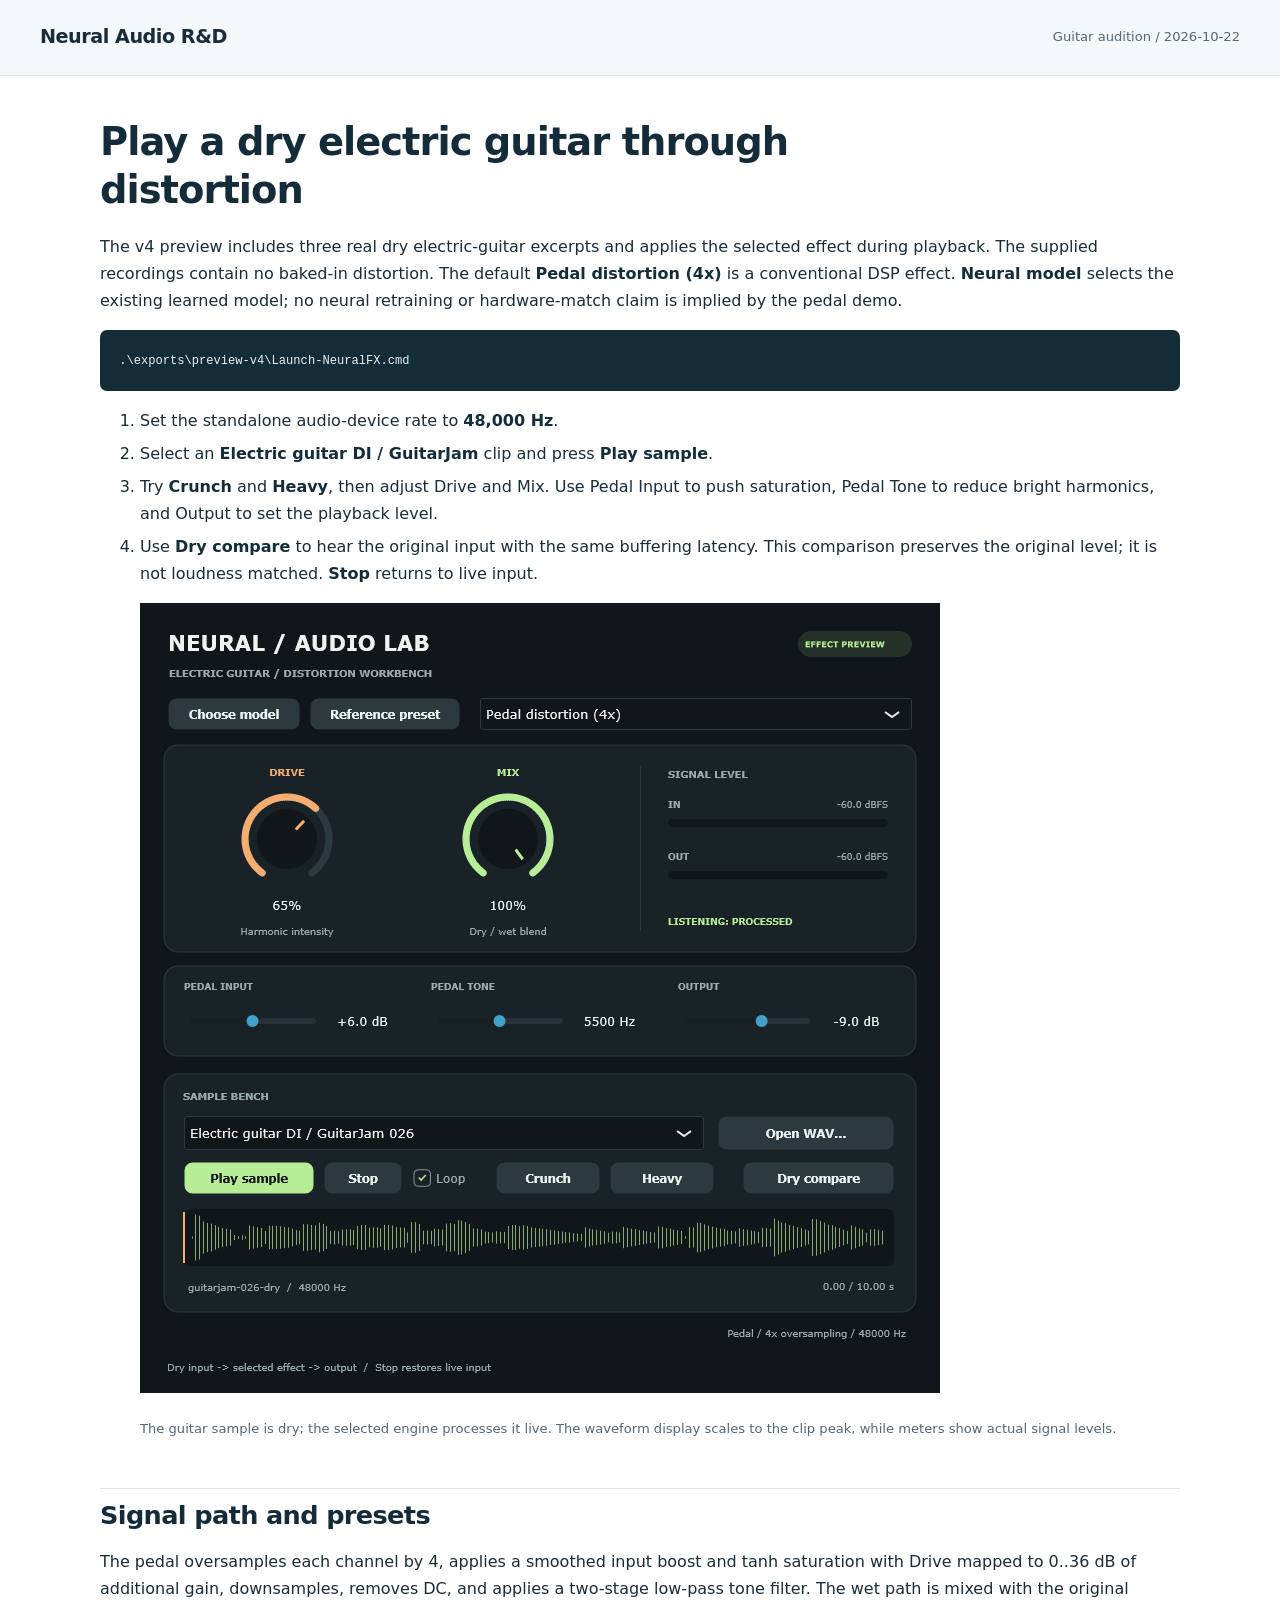
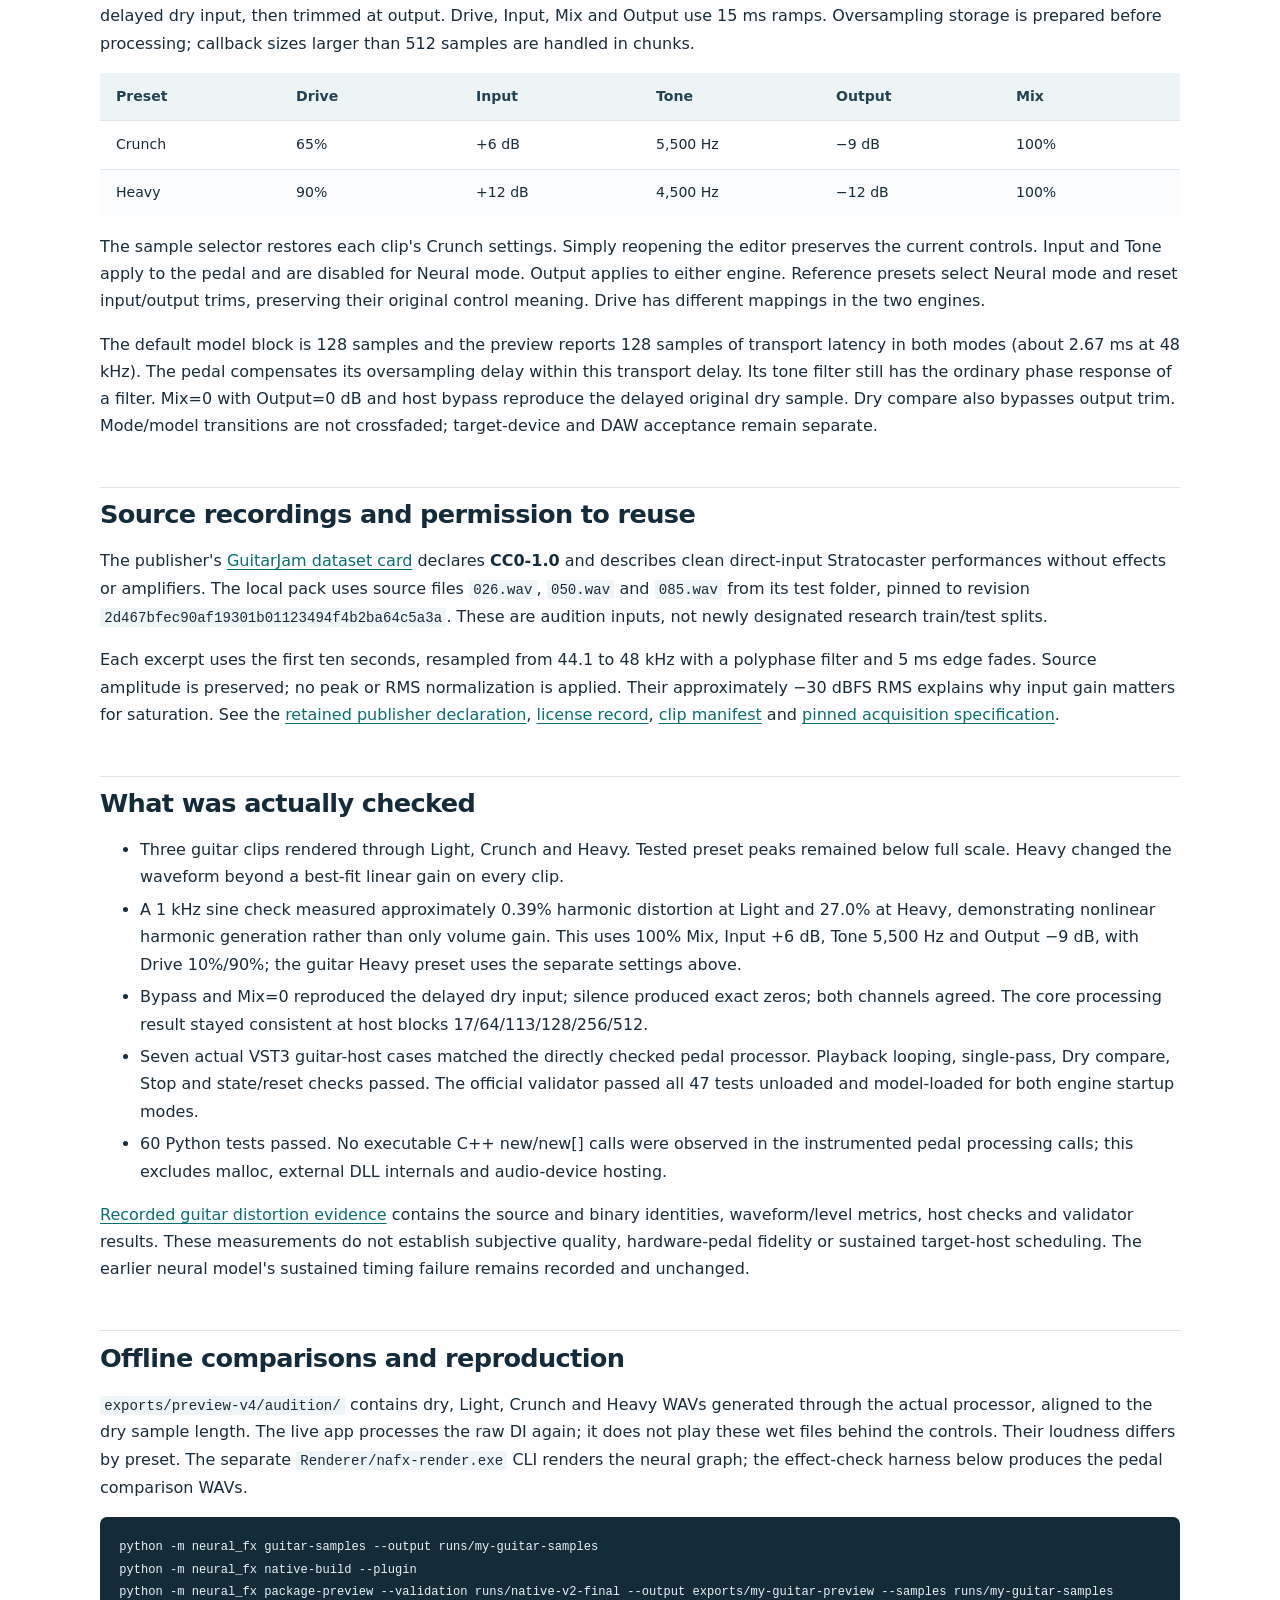
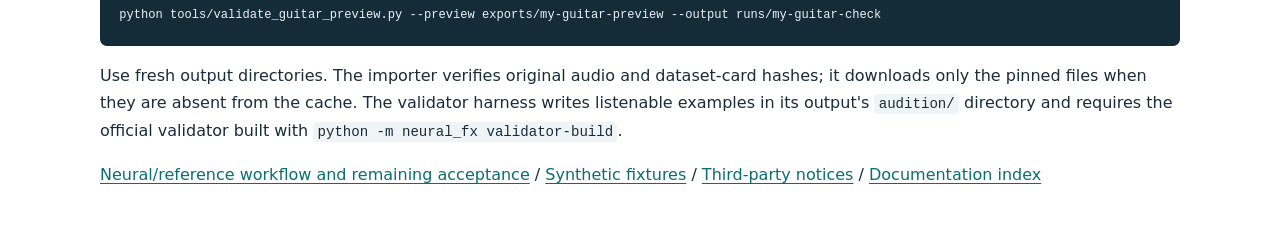
<file: docs/GUITAR_DISTORTION.html>
<!doctype html>
<html lang="en"><head><meta charset="utf-8"><meta name="viewport" content="width=device-width, initial-scale=1">
<title>Electric guitar distortion preview | Neural Audio R&amp;D</title><link rel="stylesheet" href="assets/docs.css"></head>
<body><header class="site-header"><a class="brand" href="index.html">Neural Audio R&amp;D</a><span class="edition">Guitar audition / 2026-10-22</span></header>
<main id="main-content"><article>
<h1>Play a dry electric guitar through distortion</h1>
<p>The v4 preview includes three real dry electric-guitar excerpts and applies the selected effect during playback. The supplied recordings contain no baked-in distortion. The default <strong>Pedal distortion (4x)</strong> is a conventional DSP effect. <strong>Neural model</strong> selects the existing learned model; no neural retraining or hardware-match claim is implied by the pedal demo.</p>
<pre><code>.\exports\preview-v4\Launch-NeuralFX.cmd</code></pre>
<ol><li>Set the standalone audio-device rate to <strong>48,000 Hz</strong>.</li><li>Select an <strong>Electric guitar DI / GuitarJam</strong> clip and press <strong>Play sample</strong>.</li><li>Try <strong>Crunch</strong> and <strong>Heavy</strong>, then adjust Drive and Mix. Use Pedal Input to push saturation, Pedal Tone to reduce bright harmonics, and Output to set the playback level.</li><li>Use <strong>Dry compare</strong> to hear the original input with the same buffering latency. This comparison preserves the original level; it is not loudness matched. <strong>Stop</strong> returns to live input.</li></ol>
<figure><img src="assets/guitar-distortion-preview.png" alt="Electric guitar distortion preview with pedal engine selected, gain and tone controls, GuitarJam sample, and Crunch/Heavy presets" style="max-width:100%;height:auto"><figcaption>The guitar sample is dry; the selected engine processes it live. The waveform display scales to the clip peak, while meters show actual signal levels.</figcaption></figure>
<h2>Signal path and presets</h2>
<p>The pedal oversamples each channel by 4, applies a smoothed input boost and tanh saturation with Drive mapped to 0..36 dB of additional gain, downsamples, removes DC, and applies a two-stage low-pass tone filter. The wet path is mixed with the original delayed dry input, then trimmed at output. Drive, Input, Mix and Output use 15 ms ramps. Oversampling storage is prepared before processing; callback sizes larger than 512 samples are handled in chunks.</p>
<table><thead><tr><th>Preset</th><th>Drive</th><th>Input</th><th>Tone</th><th>Output</th><th>Mix</th></tr></thead><tbody>
<tr><td>Crunch</td><td>65%</td><td>+6 dB</td><td>5,500 Hz</td><td>−9 dB</td><td>100%</td></tr>
<tr><td>Heavy</td><td>90%</td><td>+12 dB</td><td>4,500 Hz</td><td>−12 dB</td><td>100%</td></tr></tbody></table>
<p>The sample selector restores each clip's Crunch settings. Simply reopening the editor preserves the current controls. Input and Tone apply to the pedal and are disabled for Neural mode. Output applies to either engine. Reference presets select Neural mode and reset input/output trims, preserving their original control meaning. Drive has different mappings in the two engines.</p>
<p>The default model block is 128 samples and the preview reports 128 samples of transport latency in both modes (about 2.67 ms at 48 kHz). The pedal compensates its oversampling delay within this transport delay. Its tone filter still has the ordinary phase response of a filter. Mix=0 with Output=0 dB and host bypass reproduce the delayed original dry sample. Dry compare also bypasses output trim. Mode/model transitions are not crossfaded; target-device and DAW acceptance remain separate.</p>
<h2>Source recordings and permission to reuse</h2>
<p>The publisher's <a href="https://huggingface.co/datasets/Julian-br/GuitarJam">GuitarJam dataset card</a> declares <strong>CC0-1.0</strong> and describes clean direct-input Stratocaster performances without effects or amplifiers. The local pack uses source files <code>026.wav</code>, <code>050.wav</code> and <code>085.wav</code> from its test folder, pinned to revision <code>2d467bfec90af19301b01123494f4b2ba64c5a3a</code>. These are audition inputs, not newly designated research train/test splits.</p>
<p>Each excerpt uses the first ten seconds, resampled from 44.1 to 48 kHz with a polyphase filter and 5 ms edge fades. Source amplitude is preserved; no peak or RMS normalization is applied. Their approximately −30 dBFS RMS explains why input gain matters for saturation. See the <a href="../samples/guitar/SOURCE_DATASET_CARD.md">retained publisher declaration</a>, <a href="../samples/guitar/LICENSE.md">license record</a>, <a href="../samples/guitar/manifest.json">clip manifest</a> and <a href="../configs/guitarjam_samples.json">pinned acquisition specification</a>.</p>
<h2>What was actually checked</h2>
<ul><li>Three guitar clips rendered through Light, Crunch and Heavy. Tested preset peaks remained below full scale. Heavy changed the waveform beyond a best-fit linear gain on every clip.</li><li>A 1 kHz sine check measured approximately 0.39% harmonic distortion at Light and 27.0% at Heavy, demonstrating nonlinear harmonic generation rather than only volume gain. This uses 100% Mix, Input +6 dB, Tone 5,500 Hz and Output −9 dB, with Drive 10%/90%; the guitar Heavy preset uses the separate settings above.</li><li>Bypass and Mix=0 reproduced the delayed dry input; silence produced exact zeros; both channels agreed. The core processing result stayed consistent at host blocks 17/64/113/128/256/512.</li><li>Seven actual VST3 guitar-host cases matched the directly checked pedal processor. Playback looping, single-pass, Dry compare, Stop and state/reset checks passed. The official validator passed all 47 tests unloaded and model-loaded for both engine startup modes.</li><li>60 Python tests passed. No executable C++ new/new[] calls were observed in the instrumented pedal processing calls; this excludes malloc, external DLL internals and audio-device hosting.</li></ul>
<p><a href="../reports/guitar-distortion-evidence.json">Recorded guitar distortion evidence</a> contains the source and binary identities, waveform/level metrics, host checks and validator results. These measurements do not establish subjective quality, hardware-pedal fidelity or sustained target-host scheduling. The earlier neural model's sustained timing failure remains recorded and unchanged.</p>
<h2>Offline comparisons and reproduction</h2>
<p><code>exports/preview-v4/audition/</code> contains dry, Light, Crunch and Heavy WAVs generated through the actual processor, aligned to the dry sample length. The live app processes the raw DI again; it does not play these wet files behind the controls. Their loudness differs by preset. The separate <code>Renderer/nafx-render.exe</code> CLI renders the neural graph; the effect-check harness below produces the pedal comparison WAVs.</p>
<pre><code>python -m neural_fx guitar-samples --output runs/my-guitar-samples
python -m neural_fx native-build --plugin
python -m neural_fx package-preview --validation runs/native-v2-final --output exports/my-guitar-preview --samples runs/my-guitar-samples
python tools/validate_guitar_preview.py --preview exports/my-guitar-preview --output runs/my-guitar-check</code></pre>
<p>Use fresh output directories. The importer verifies original audio and dataset-card hashes; it downloads only the pinned files when they are absent from the cache. The validator harness writes listenable examples in its output's <code>audition/</code> directory and requires the official validator built with <code>python -m neural_fx validator-build</code>.</p>
<p><a href="NATIVE_AND_REFERENCE.html">Neural/reference workflow and remaining acceptance</a> / <a href="../samples/README.md">Synthetic fixtures</a> / <a href="../THIRD_PARTY_NOTICES.md">Third-party notices</a> / <a href="index.html">Documentation index</a></p>
</article></main></body></html>
</file>
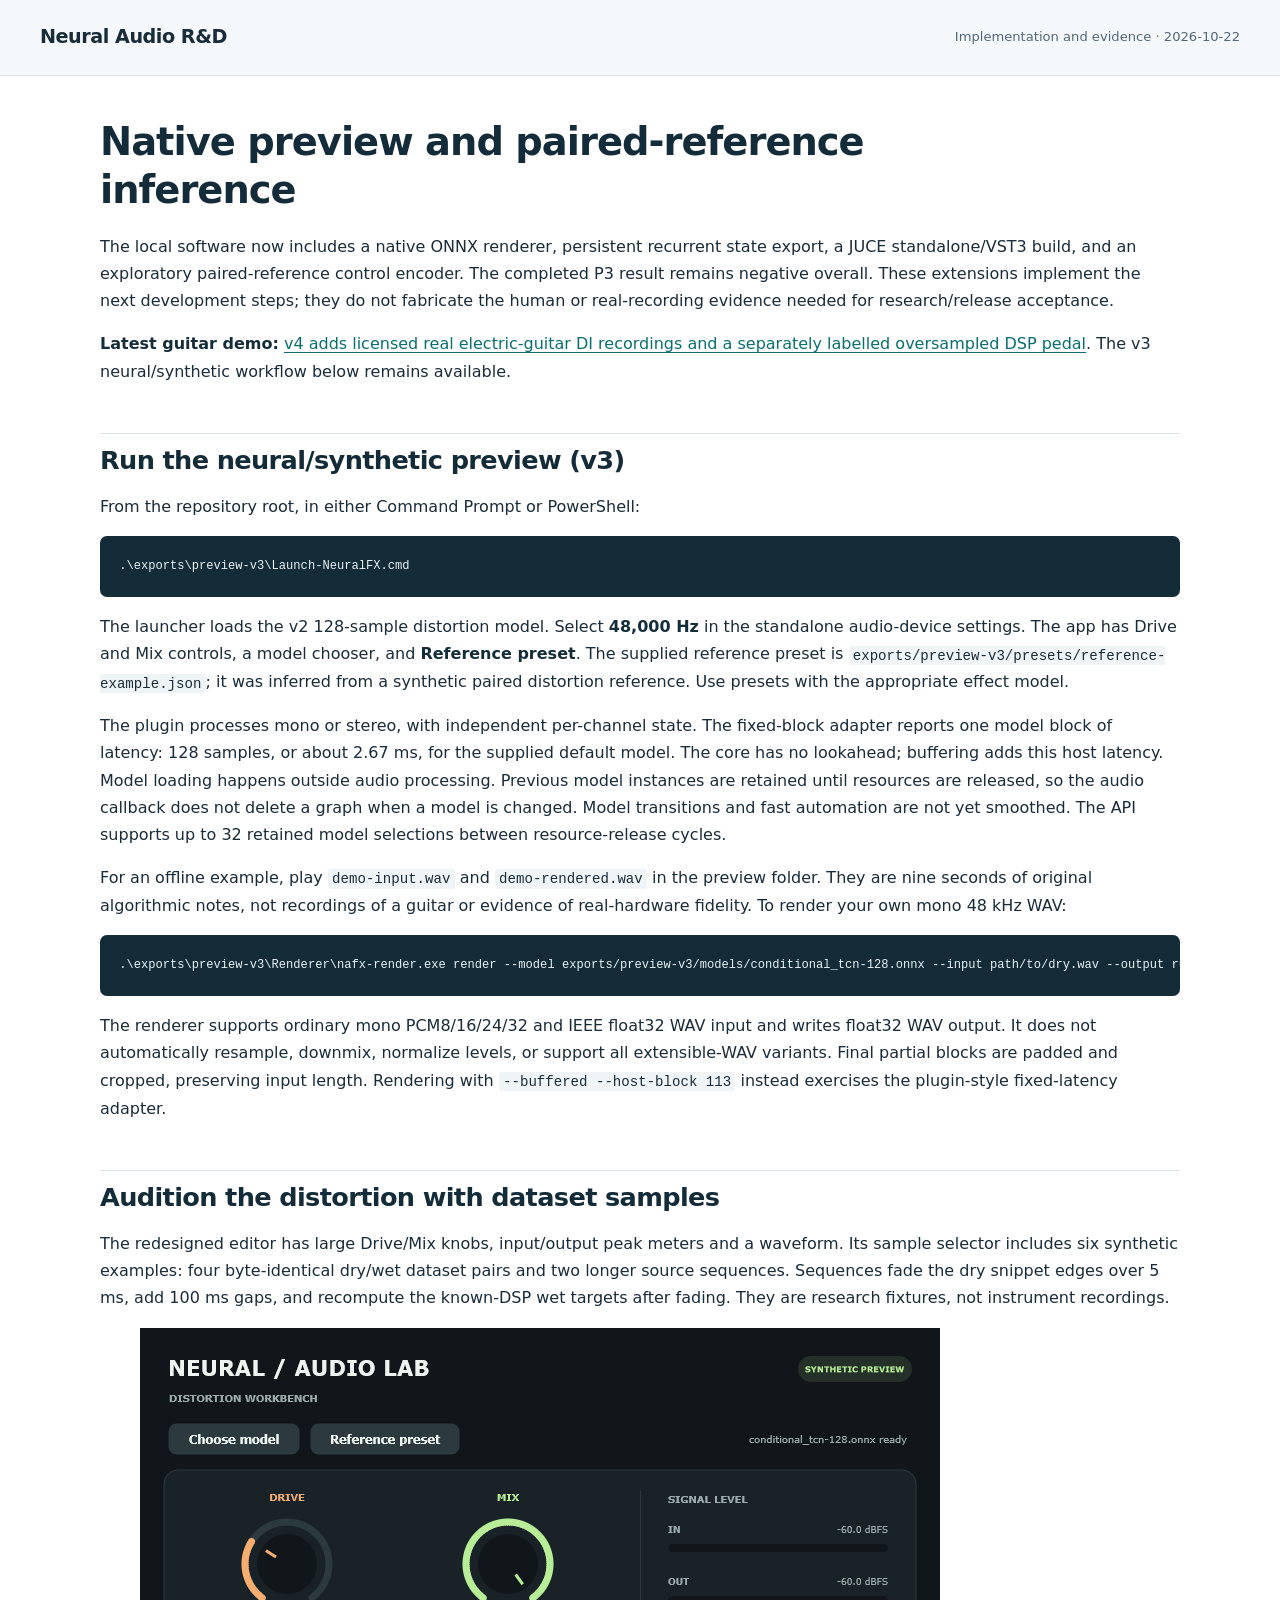
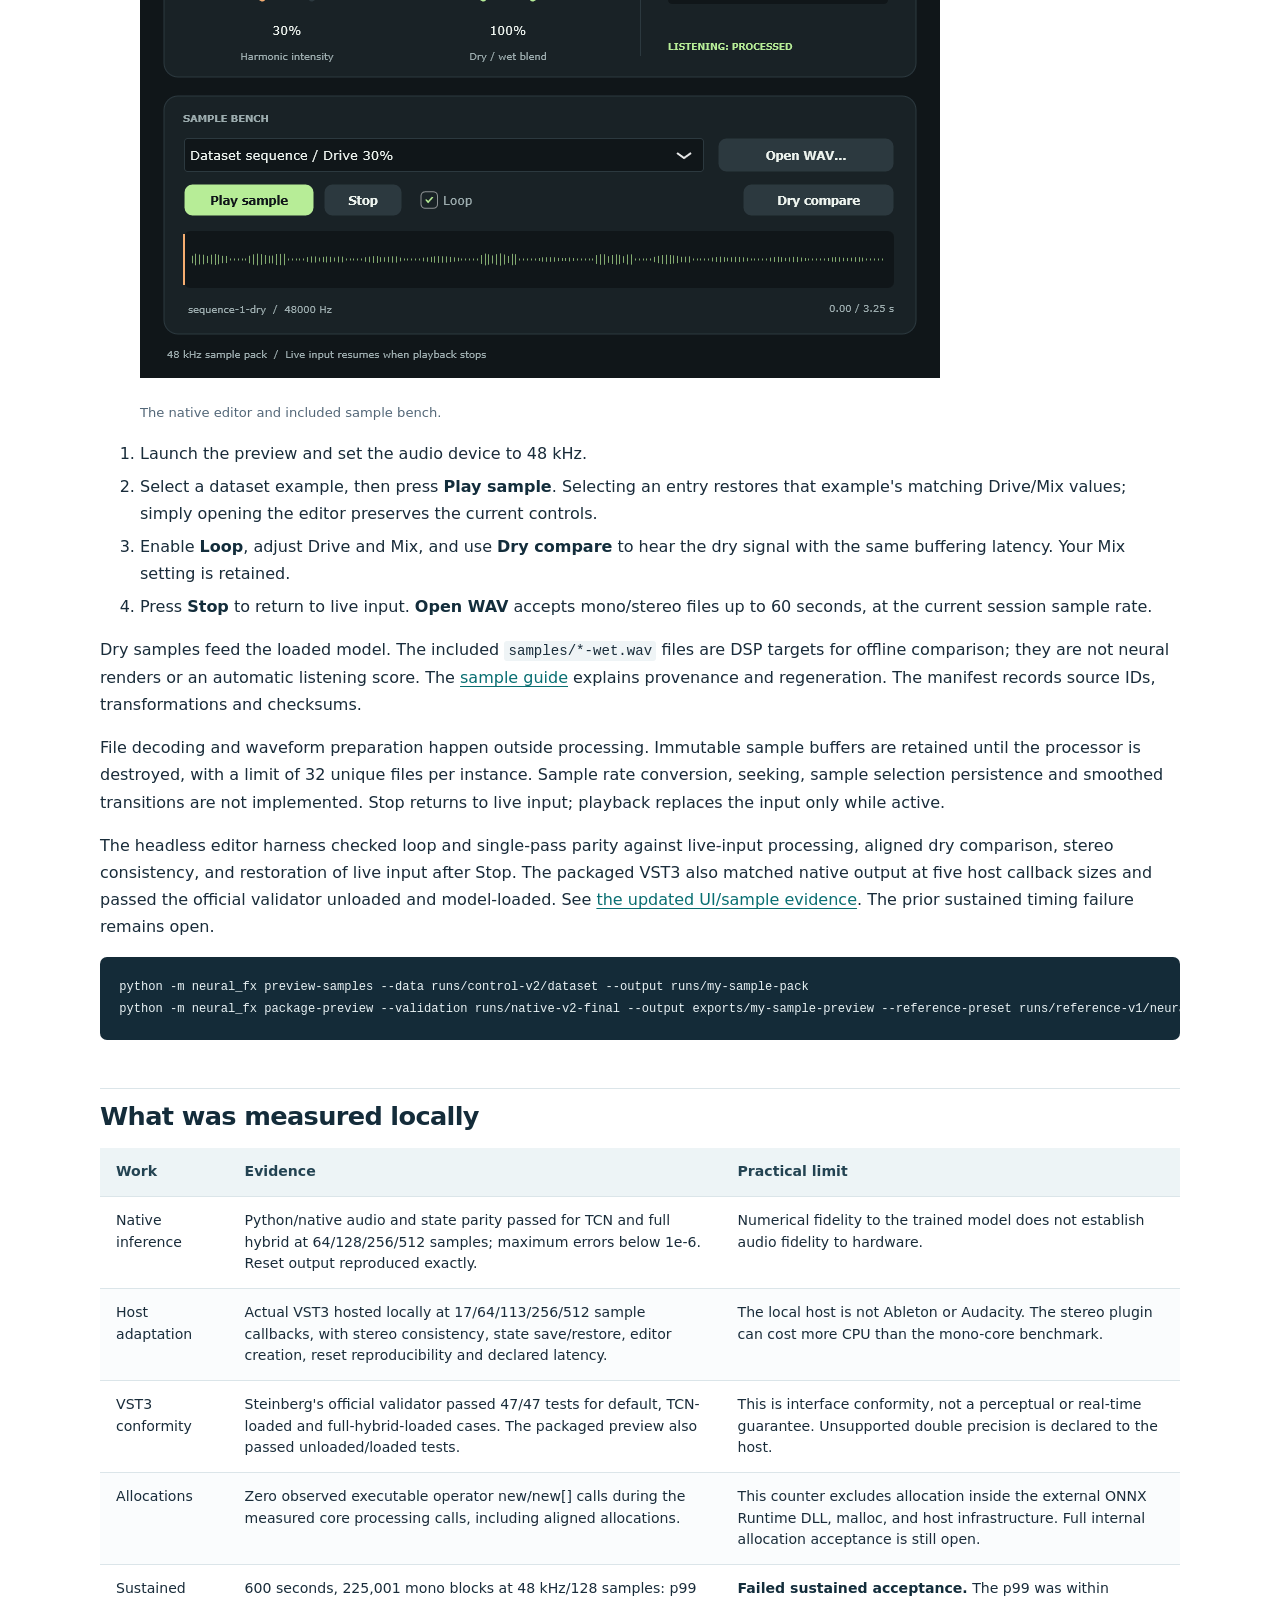
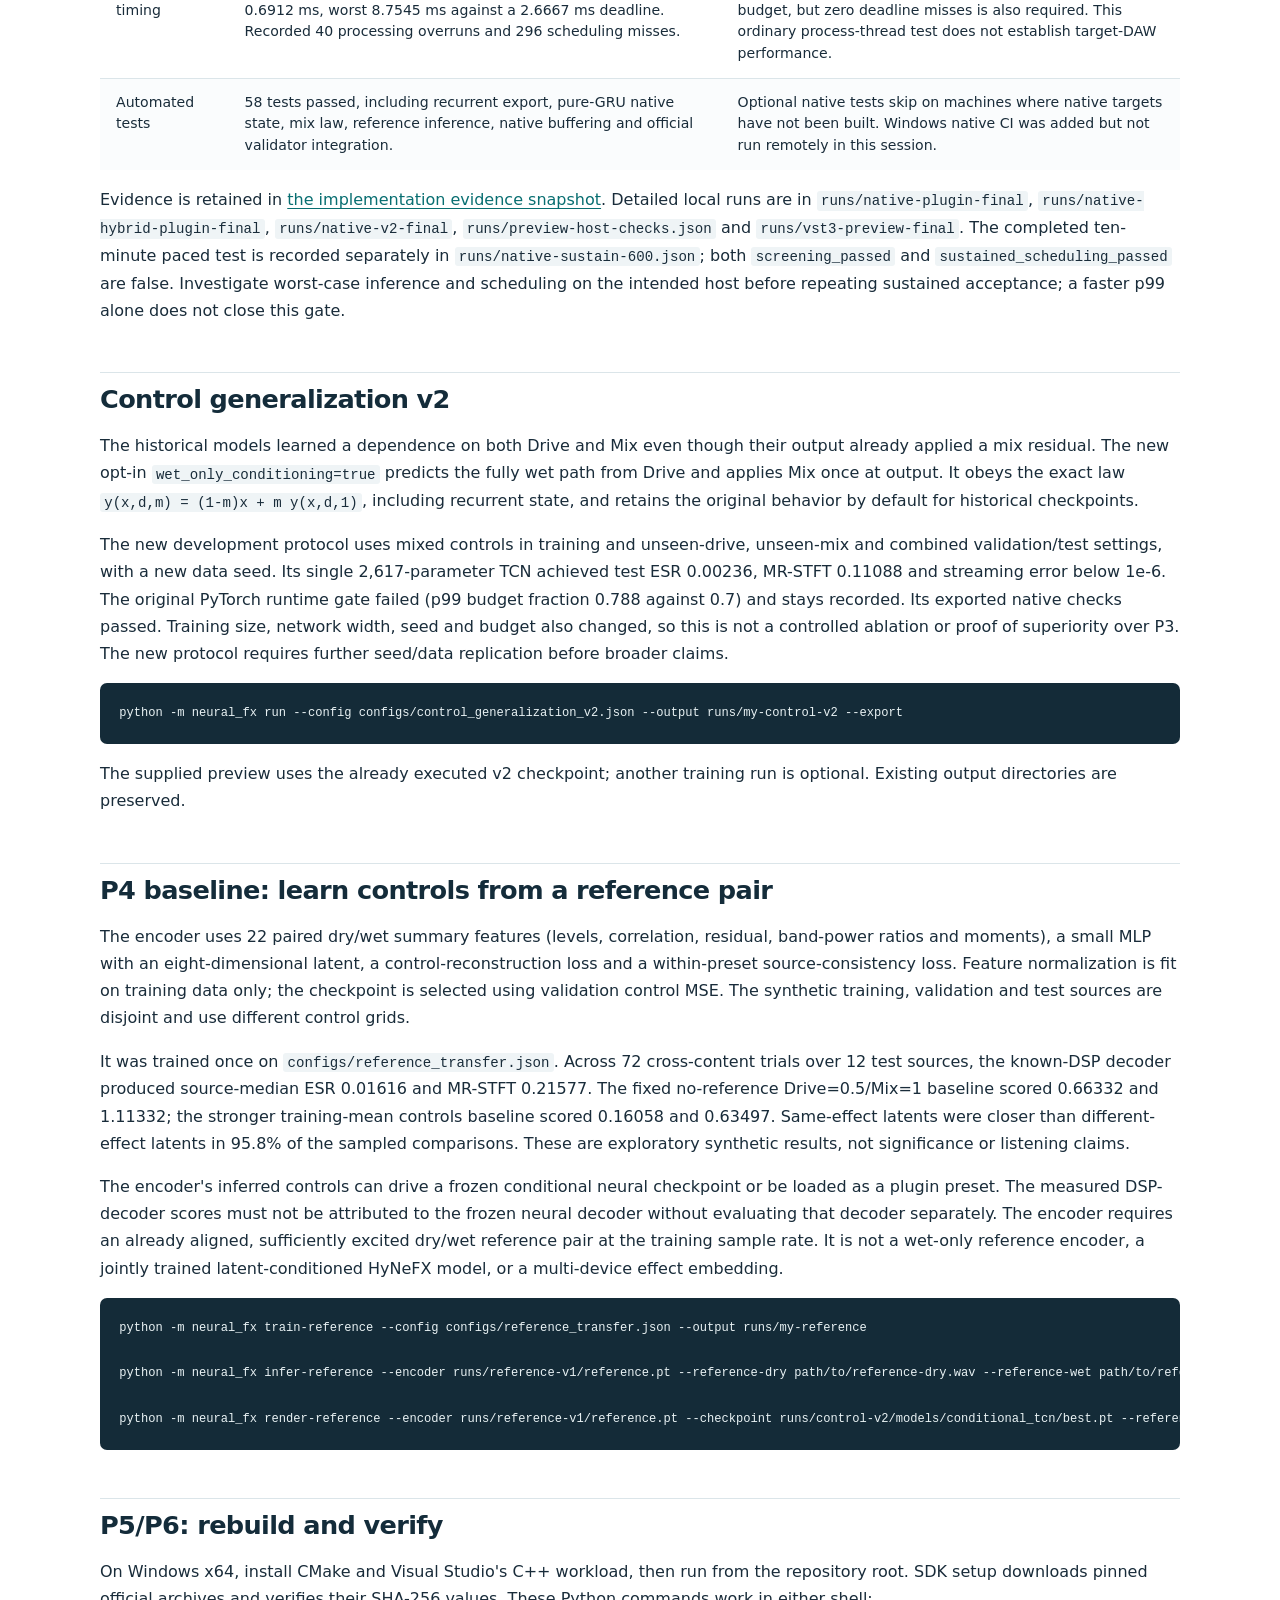
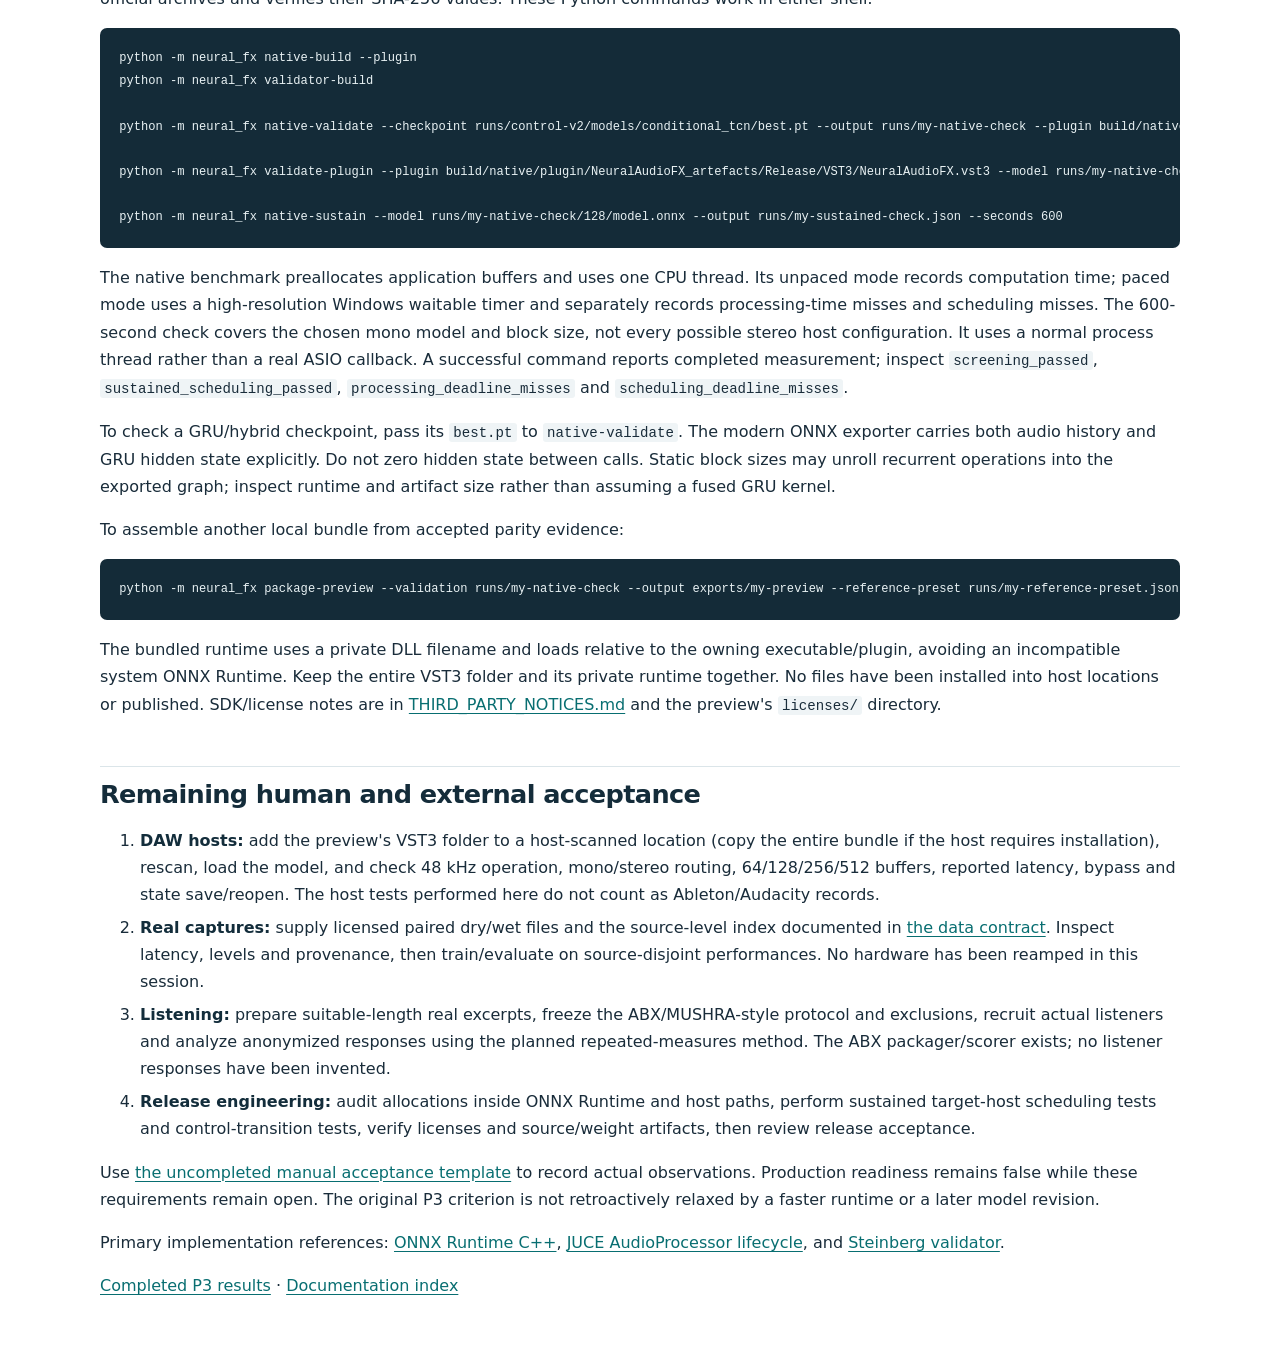
<file: docs/NATIVE_AND_REFERENCE.html>
<!doctype html>
<html lang="en">
<head><meta charset="utf-8"><meta name="viewport" content="width=device-width, initial-scale=1">
<title>Native preview, reference inference and remaining acceptance | Neural Audio R&amp;D</title>
<link rel="stylesheet" href="assets/docs.css"></head>
<body>
<header class="site-header"><a class="brand" href="index.html">Neural Audio R&amp;D</a><span class="edition">Implementation and evidence · 2026-10-22</span></header>
<main id="main-content"><article>
<h1>Native preview and paired-reference inference</h1>
<p>The local software now includes a native ONNX renderer, persistent recurrent state export, a JUCE standalone/VST3 build, and an exploratory paired-reference control encoder. The completed P3 result remains negative overall. These extensions implement the next development steps; they do not fabricate the human or real-recording evidence needed for research/release acceptance.</p>
<p><strong>Latest guitar demo:</strong> <a href="GUITAR_DISTORTION.html">v4 adds licensed real electric-guitar DI recordings and a separately labelled oversampled DSP pedal</a>. The v3 neural/synthetic workflow below remains available.</p>
<h2>Run the neural/synthetic preview (v3)</h2>
<p>From the repository root, in either Command Prompt or PowerShell:</p>
<pre><code>.\exports\preview-v3\Launch-NeuralFX.cmd</code></pre>
<p>The launcher loads the v2 128-sample distortion model. Select <strong>48,000 Hz</strong> in the standalone audio-device settings. The app has Drive and Mix controls, a model chooser, and <strong>Reference preset</strong>. The supplied reference preset is <code>exports/preview-v3/presets/reference-example.json</code>; it was inferred from a synthetic paired distortion reference. Use presets with the appropriate effect model.</p>
<p>The plugin processes mono or stereo, with independent per-channel state. The fixed-block adapter reports one model block of latency: 128 samples, or about 2.67 ms, for the supplied default model. The core has no lookahead; buffering adds this host latency. Model loading happens outside audio processing. Previous model instances are retained until resources are released, so the audio callback does not delete a graph when a model is changed. Model transitions and fast automation are not yet smoothed. The API supports up to 32 retained model selections between resource-release cycles.</p>
<p>For an offline example, play <code>demo-input.wav</code> and <code>demo-rendered.wav</code> in the preview folder. They are nine seconds of original algorithmic notes, not recordings of a guitar or evidence of real-hardware fidelity. To render your own mono 48 kHz WAV:</p>
<pre><code>.\exports\preview-v3\Renderer\nafx-render.exe render --model exports/preview-v3/models/conditional_tcn-128.onnx --input path/to/dry.wav --output runs/my-native-render.wav --drive 0.5 --mix 1</code></pre>
<p>The renderer supports ordinary mono PCM8/16/24/32 and IEEE float32 WAV input and writes float32 WAV output. It does not automatically resample, downmix, normalize levels, or support all extensible-WAV variants. Final partial blocks are padded and cropped, preserving input length. Rendering with <code>--buffered --host-block 113</code> instead exercises the plugin-style fixed-latency adapter.</p>
<h2>Audition the distortion with dataset samples</h2>
<p>The redesigned editor has large Drive/Mix knobs, input/output peak meters and a waveform. Its sample selector includes six synthetic examples: four byte-identical dry/wet dataset pairs and two longer source sequences. Sequences fade the dry snippet edges over 5 ms, add 100 ms gaps, and recompute the known-DSP wet targets after fading. They are research fixtures, not instrument recordings.</p>
<figure><img src="assets/distortion-preview.png" alt="Neural Audio Lab distortion editor with Drive and Mix knobs, signal meters, sample selector, looping transport and waveform" style="max-width:100%;height:auto"><figcaption>The native editor and included sample bench.</figcaption></figure>
<ol><li>Launch the preview and set the audio device to 48 kHz.</li><li>Select a dataset example, then press <strong>Play sample</strong>. Selecting an entry restores that example's matching Drive/Mix values; simply opening the editor preserves the current controls.</li><li>Enable <strong>Loop</strong>, adjust Drive and Mix, and use <strong>Dry compare</strong> to hear the dry signal with the same buffering latency. Your Mix setting is retained.</li><li>Press <strong>Stop</strong> to return to live input. <strong>Open WAV</strong> accepts mono/stereo files up to 60 seconds, at the current session sample rate.</li></ol>
<p>Dry samples feed the loaded model. The included <code>samples/*-wet.wav</code> files are DSP targets for offline comparison; they are not neural renders or an automatic listening score. The <a href="../samples/README.md">sample guide</a> explains provenance and regeneration. The manifest records source IDs, transformations and checksums.</p>
<p>File decoding and waveform preparation happen outside processing. Immutable sample buffers are retained until the processor is destroyed, with a limit of 32 unique files per instance. Sample rate conversion, seeking, sample selection persistence and smoothed transitions are not implemented. Stop returns to live input; playback replaces the input only while active.</p>
<p>The headless editor harness checked loop and single-pass parity against live-input processing, aligned dry comparison, stereo consistency, and restoration of live input after Stop. The packaged VST3 also matched native output at five host callback sizes and passed the official validator unloaded and model-loaded. See <a href="../reports/ui-samples-evidence.json">the updated UI/sample evidence</a>. The prior sustained timing failure remains open.</p>
<pre><code>python -m neural_fx preview-samples --data runs/control-v2/dataset --output runs/my-sample-pack
python -m neural_fx package-preview --validation runs/native-v2-final --output exports/my-sample-preview --reference-preset runs/reference-v1/neural-transfer.preset.json --samples runs/my-sample-pack</code></pre>
<h2>What was measured locally</h2>
<table><thead><tr><th>Work</th><th>Evidence</th><th>Practical limit</th></tr></thead><tbody>
<tr><td>Native inference</td><td>Python/native audio and state parity passed for TCN and full hybrid at 64/128/256/512 samples; maximum errors below 1e-6. Reset output reproduced exactly.</td><td>Numerical fidelity to the trained model does not establish audio fidelity to hardware.</td></tr>
<tr><td>Host adaptation</td><td>Actual VST3 hosted locally at 17/64/113/256/512 sample callbacks, with stereo consistency, state save/restore, editor creation, reset reproducibility and declared latency.</td><td>The local host is not Ableton or Audacity. The stereo plugin can cost more CPU than the mono-core benchmark.</td></tr>
<tr><td>VST3 conformity</td><td>Steinberg's official validator passed 47/47 tests for default, TCN-loaded and full-hybrid-loaded cases. The packaged preview also passed unloaded/loaded tests.</td><td>This is interface conformity, not a perceptual or real-time guarantee. Unsupported double precision is declared to the host.</td></tr>
<tr><td>Allocations</td><td>Zero observed executable operator new/new[] calls during the measured core processing calls, including aligned allocations.</td><td>This counter excludes allocation inside the external ONNX Runtime DLL, malloc, and host infrastructure. Full internal allocation acceptance is still open.</td></tr>
<tr><td>Sustained timing</td><td>600 seconds, 225,001 mono blocks at 48 kHz/128 samples: p99 0.6912 ms, worst 8.7545 ms against a 2.6667 ms deadline. Recorded 40 processing overruns and 296 scheduling misses.</td><td><strong>Failed sustained acceptance.</strong> The p99 was within budget, but zero deadline misses is also required. This ordinary process-thread test does not establish target-DAW performance.</td></tr>
<tr><td>Automated tests</td><td>58 tests passed, including recurrent export, pure-GRU native state, mix law, reference inference, native buffering and official validator integration.</td><td>Optional native tests skip on machines where native targets have not been built. Windows native CI was added but not run remotely in this session.</td></tr>
</tbody></table>
<p>Evidence is retained in <a href="../reports/phases-4-6-evidence.json">the implementation evidence snapshot</a>. Detailed local runs are in <code>runs/native-plugin-final</code>, <code>runs/native-hybrid-plugin-final</code>, <code>runs/native-v2-final</code>, <code>runs/preview-host-checks.json</code> and <code>runs/vst3-preview-final</code>. The completed ten-minute paced test is recorded separately in <code>runs/native-sustain-600.json</code>; both <code>screening_passed</code> and <code>sustained_scheduling_passed</code> are false. Investigate worst-case inference and scheduling on the intended host before repeating sustained acceptance; a faster p99 alone does not close this gate.</p>
<h2>Control generalization v2</h2>
<p>The historical models learned a dependence on both Drive and Mix even though their output already applied a mix residual. The new opt-in <code>wet_only_conditioning=true</code> predicts the fully wet path from Drive and applies Mix once at output. It obeys the exact law <code>y(x,d,m) = (1-m)x + m y(x,d,1)</code>, including recurrent state, and retains the original behavior by default for historical checkpoints.</p>
<p>The new development protocol uses mixed controls in training and unseen-drive, unseen-mix and combined validation/test settings, with a new data seed. Its single 2,617-parameter TCN achieved test ESR 0.00236, MR-STFT 0.11088 and streaming error below 1e-6. The original PyTorch runtime gate failed (p99 budget fraction 0.788 against 0.7) and stays recorded. Its exported native checks passed. Training size, network width, seed and budget also changed, so this is not a controlled ablation or proof of superiority over P3. The new protocol requires further seed/data replication before broader claims.</p>
<pre><code>python -m neural_fx run --config configs/control_generalization_v2.json --output runs/my-control-v2 --export</code></pre>
<p>The supplied preview uses the already executed v2 checkpoint; another training run is optional. Existing output directories are preserved.</p>
<h2>P4 baseline: learn controls from a reference pair</h2>
<p>The encoder uses 22 paired dry/wet summary features (levels, correlation, residual, band-power ratios and moments), a small MLP with an eight-dimensional latent, a control-reconstruction loss and a within-preset source-consistency loss. Feature normalization is fit on training data only; the checkpoint is selected using validation control MSE. The synthetic training, validation and test sources are disjoint and use different control grids.</p>
<p>It was trained once on <code>configs/reference_transfer.json</code>. Across 72 cross-content trials over 12 test sources, the known-DSP decoder produced source-median ESR 0.01616 and MR-STFT 0.21577. The fixed no-reference Drive=0.5/Mix=1 baseline scored 0.66332 and 1.11332; the stronger training-mean controls baseline scored 0.16058 and 0.63497. Same-effect latents were closer than different-effect latents in 95.8% of the sampled comparisons. These are exploratory synthetic results, not significance or listening claims.</p>
<p>The encoder's inferred controls can drive a frozen conditional neural checkpoint or be loaded as a plugin preset. The measured DSP-decoder scores must not be attributed to the frozen neural decoder without evaluating that decoder separately. The encoder requires an already aligned, sufficiently excited dry/wet reference pair at the training sample rate. It is not a wet-only reference encoder, a jointly trained latent-conditioned HyNeFX model, or a multi-device effect embedding.</p>
<pre><code>python -m neural_fx train-reference --config configs/reference_transfer.json --output runs/my-reference

python -m neural_fx infer-reference --encoder runs/reference-v1/reference.pt --reference-dry path/to/reference-dry.wav --reference-wet path/to/reference-wet.wav --output runs/my-reference-preset.json

python -m neural_fx render-reference --encoder runs/reference-v1/reference.pt --checkpoint runs/control-v2/models/conditional_tcn/best.pt --reference-dry path/to/reference-dry.wav --reference-wet path/to/reference-wet.wav --input path/to/new-dry.wav --output runs/my-transfer.wav</code></pre>
<h2>P5/P6: rebuild and verify</h2>
<p>On Windows x64, install CMake and Visual Studio's C++ workload, then run from the repository root. SDK setup downloads pinned official archives and verifies their SHA-256 values. These Python commands work in either shell:</p>
<pre><code>python -m neural_fx native-build --plugin
python -m neural_fx validator-build

python -m neural_fx native-validate --checkpoint runs/control-v2/models/conditional_tcn/best.pt --output runs/my-native-check --plugin build/native/plugin/NeuralAudioFX_artefacts/Release/VST3/NeuralAudioFX.vst3 --host-check build/native/plugin/nafx-plugin-check_artefacts/Release/nafx-plugin-check.exe

python -m neural_fx validate-plugin --plugin build/native/plugin/NeuralAudioFX_artefacts/Release/VST3/NeuralAudioFX.vst3 --model runs/my-native-check/128/model.onnx --output runs/my-validator-check

python -m neural_fx native-sustain --model runs/my-native-check/128/model.onnx --output runs/my-sustained-check.json --seconds 600</code></pre>
<p>The native benchmark preallocates application buffers and uses one CPU thread. Its unpaced mode records computation time; paced mode uses a high-resolution Windows waitable timer and separately records processing-time misses and scheduling misses. The 600-second check covers the chosen mono model and block size, not every possible stereo host configuration. It uses a normal process thread rather than a real ASIO callback. A successful command reports completed measurement; inspect <code>screening_passed</code>, <code>sustained_scheduling_passed</code>, <code>processing_deadline_misses</code> and <code>scheduling_deadline_misses</code>.</p>
<p>To check a GRU/hybrid checkpoint, pass its <code>best.pt</code> to <code>native-validate</code>. The modern ONNX exporter carries both audio history and GRU hidden state explicitly. Do not zero hidden state between calls. Static block sizes may unroll recurrent operations into the exported graph; inspect runtime and artifact size rather than assuming a fused GRU kernel.</p>
<p>To assemble another local bundle from accepted parity evidence:</p>
<pre><code>python -m neural_fx package-preview --validation runs/my-native-check --output exports/my-preview --reference-preset runs/my-reference-preset.json</code></pre>
<p>The bundled runtime uses a private DLL filename and loads relative to the owning executable/plugin, avoiding an incompatible system ONNX Runtime. Keep the entire VST3 folder and its private runtime together. No files have been installed into host locations or published. SDK/license notes are in <a href="../THIRD_PARTY_NOTICES.md">THIRD_PARTY_NOTICES.md</a> and the preview's <code>licenses/</code> directory.</p>
<h2>Remaining human and external acceptance</h2>
<ol>
<li><strong>DAW hosts:</strong> add the preview's VST3 folder to a host-scanned location (copy the entire bundle if the host requires installation), rescan, load the model, and check 48 kHz operation, mono/stereo routing, 64/128/256/512 buffers, reported latency, bypass and state save/reopen. The host tests performed here do not count as Ableton/Audacity records.</li>
<li><strong>Real captures:</strong> supply licensed paired dry/wet files and the source-level index documented in <a href="../data/README.md">the data contract</a>. Inspect latency, levels and provenance, then train/evaluate on source-disjoint performances. No hardware has been reamped in this session.</li>
<li><strong>Listening:</strong> prepare suitable-length real excerpts, freeze the ABX/MUSHRA-style protocol and exclusions, recruit actual listeners and analyze anonymized responses using the planned repeated-measures method. The ABX packager/scorer exists; no listener responses have been invented.</li>
<li><strong>Release engineering:</strong> audit allocations inside ONNX Runtime and host paths, perform sustained target-host scheduling tests and control-transition tests, verify licenses and source/weight artifacts, then review release acceptance.</li>
</ol>
<p>Use <a href="../reports/manual-acceptance.template.json">the uncompleted manual acceptance template</a> to record actual observations. Production readiness remains false while these requirements remain open. The original P3 criterion is not retroactively relaxed by a faster runtime or a later model revision.</p>
<p>Primary implementation references: <a href="https://onnxruntime.ai/docs/get-started/with-cpp.html">ONNX Runtime C++</a>, <a href="https://docs.juce.com/master/classjuce_1_1AudioProcessor.html">JUCE AudioProcessor lifecycle</a>, and <a href="https://github.com/steinbergmedia/vst3_public_sdk/tree/master/samples/vst-hosting/validator">Steinberg validator</a>.</p>
<p><a href="P3_RESULTS_AND_RUNTIME.html">Completed P3 results</a> · <a href="index.html">Documentation index</a></p>
</article></main></body></html>
</file>
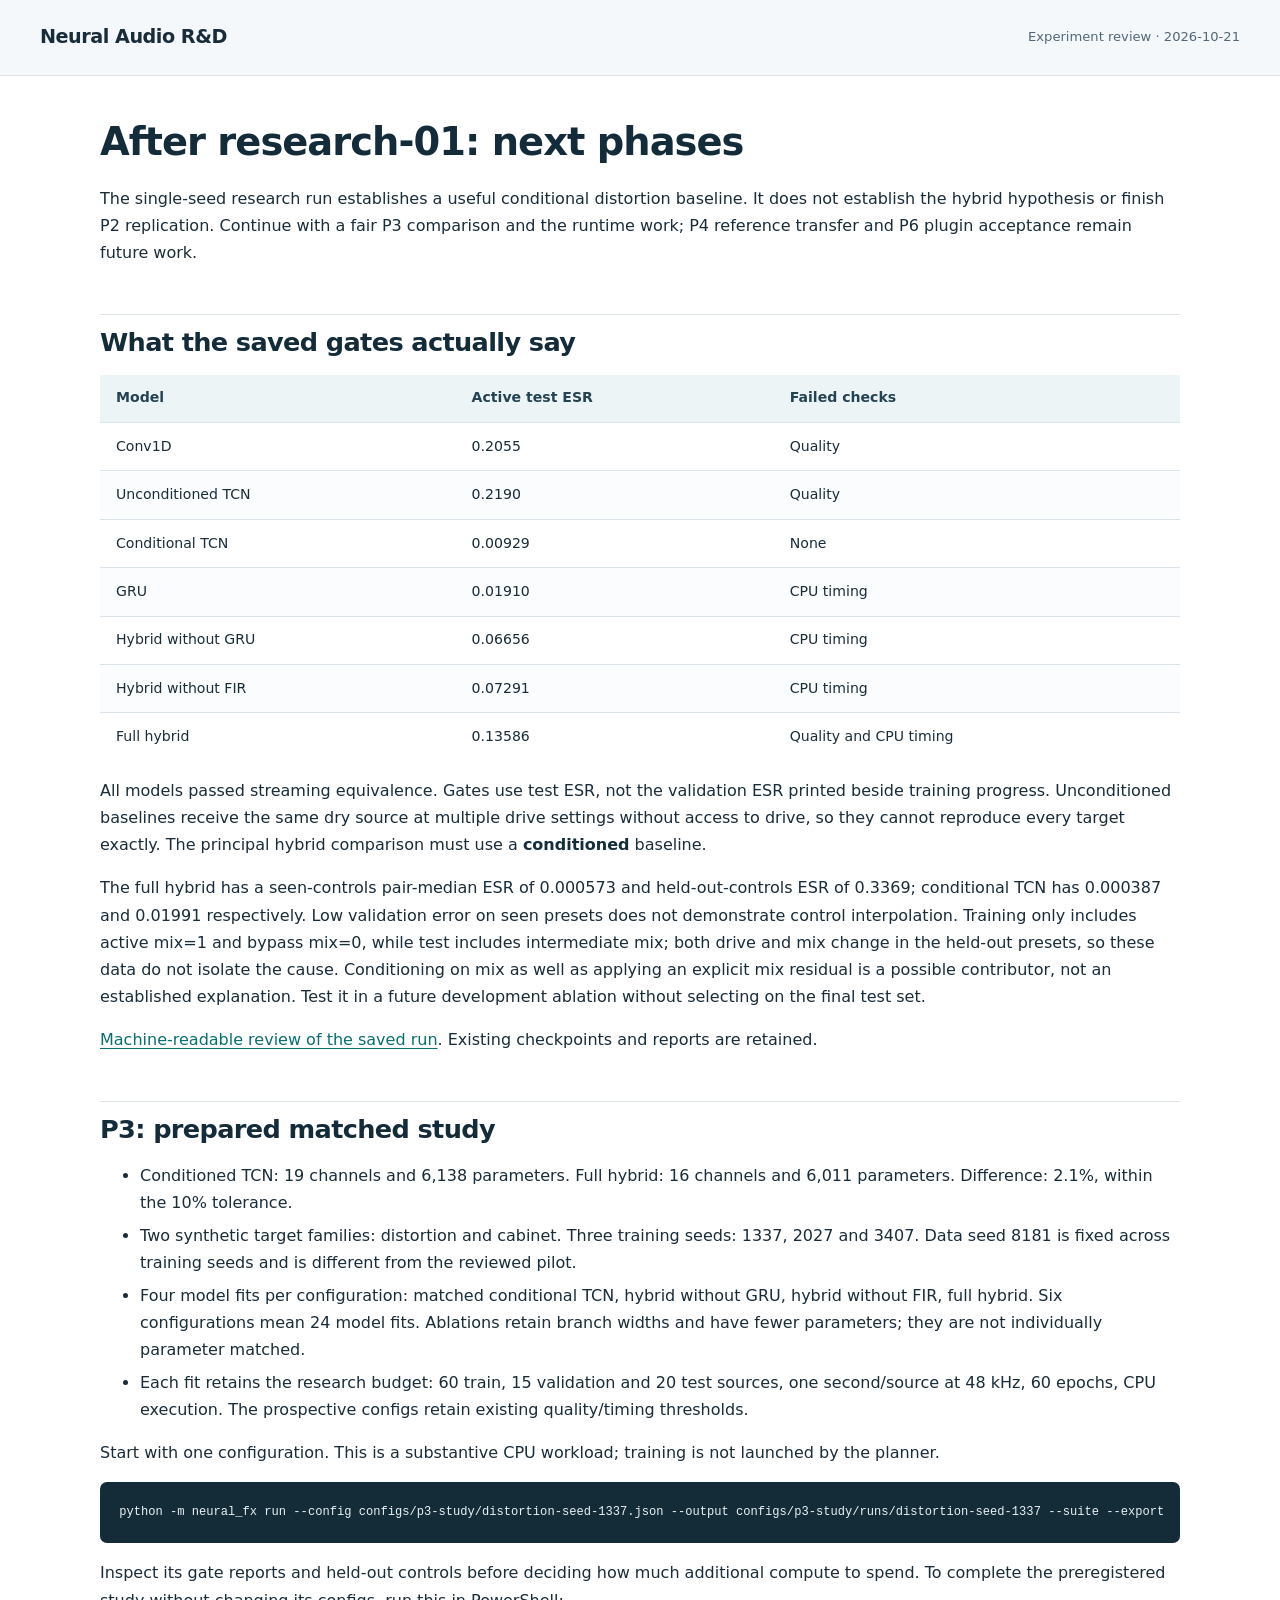
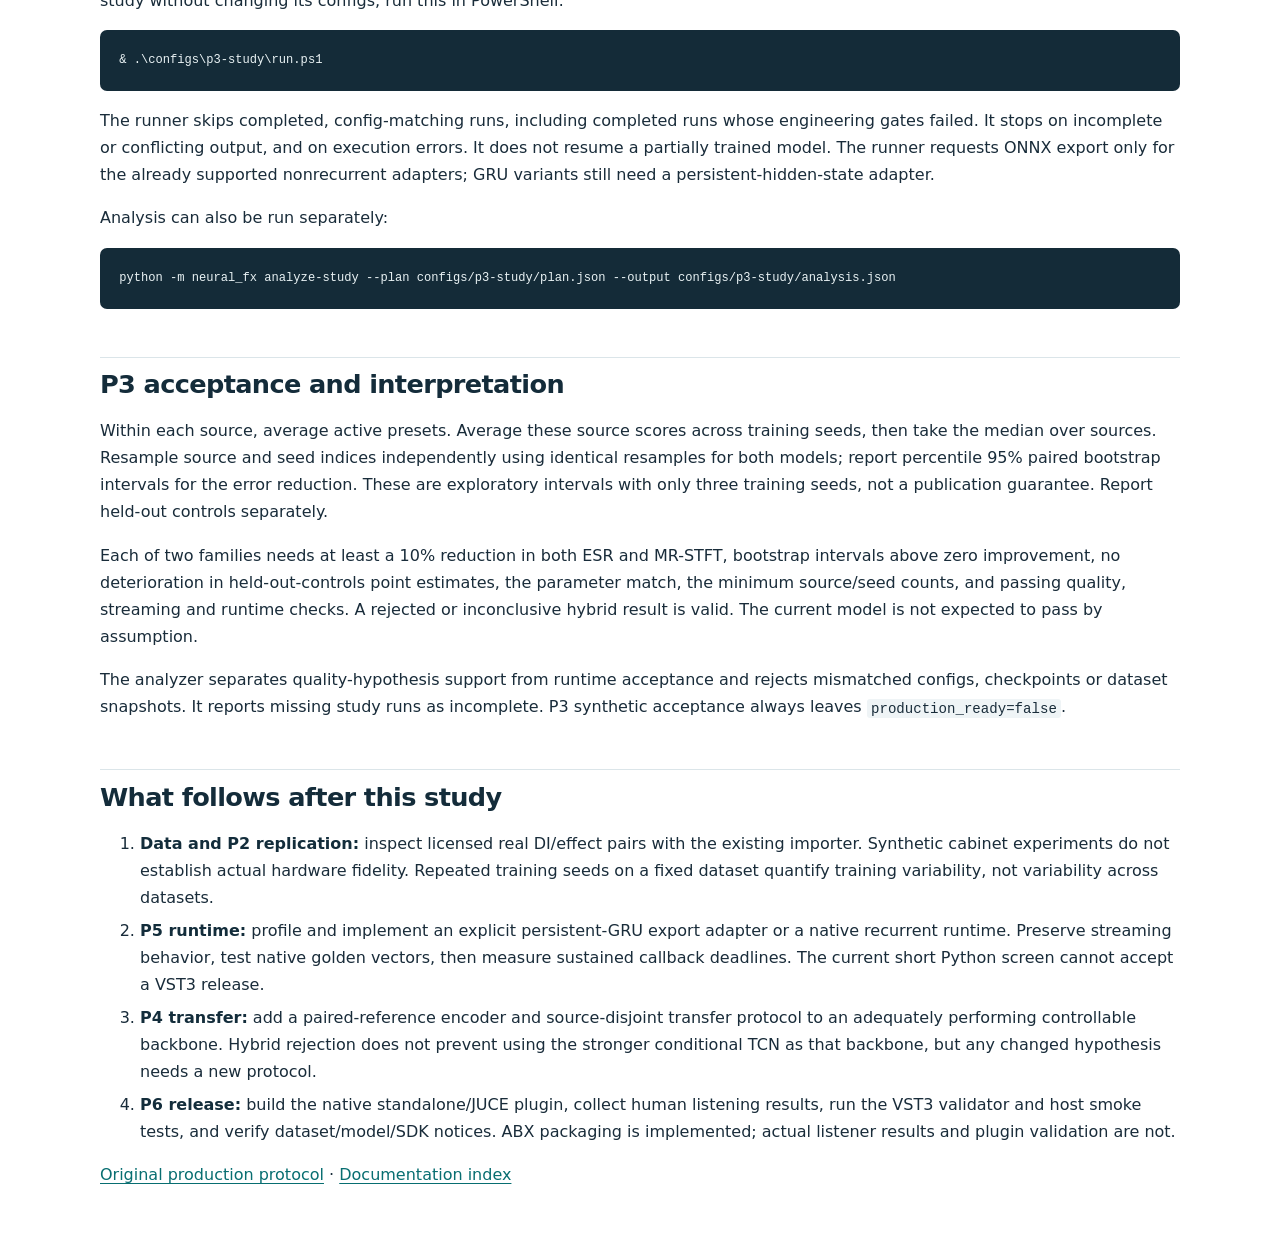
<file: docs/NEXT_PHASES.html>
<!doctype html>
<html lang="en">
<head>
  <meta charset="utf-8">
  <meta name="viewport" content="width=device-width, initial-scale=1">
  <title>After research-01: next phases | Neural Audio R&amp;D</title>
  <link rel="stylesheet" href="assets/docs.css">
</head>
<body>
<header class="site-header"><a class="brand" href="index.html">Neural Audio R&amp;D</a><span class="edition">Experiment review · 2026-10-21</span></header>
<main id="main-content"><article>
<h1>After research-01: next phases</h1>
<p>The single-seed research run establishes a useful conditional distortion baseline. It does not establish the hybrid hypothesis or finish P2 replication. Continue with a fair P3 comparison and the runtime work; P4 reference transfer and P6 plugin acceptance remain future work.</p>
<h2>What the saved gates actually say</h2>
<table><thead><tr><th>Model</th><th>Active test ESR</th><th>Failed checks</th></tr></thead><tbody>
<tr><td>Conv1D</td><td>0.2055</td><td>Quality</td></tr>
<tr><td>Unconditioned TCN</td><td>0.2190</td><td>Quality</td></tr>
<tr><td>Conditional TCN</td><td>0.00929</td><td>None</td></tr>
<tr><td>GRU</td><td>0.01910</td><td>CPU timing</td></tr>
<tr><td>Hybrid without GRU</td><td>0.06656</td><td>CPU timing</td></tr>
<tr><td>Hybrid without FIR</td><td>0.07291</td><td>CPU timing</td></tr>
<tr><td>Full hybrid</td><td>0.13586</td><td>Quality and CPU timing</td></tr>
</tbody></table>
<p>All models passed streaming equivalence. Gates use test ESR, not the validation ESR printed beside training progress. Unconditioned baselines receive the same dry source at multiple drive settings without access to drive, so they cannot reproduce every target exactly. The principal hybrid comparison must use a <strong>conditioned</strong> baseline.</p>
<p>The full hybrid has a seen-controls pair-median ESR of 0.000573 and held-out-controls ESR of 0.3369; conditional TCN has 0.000387 and 0.01991 respectively. Low validation error on seen presets does not demonstrate control interpolation. Training only includes active mix=1 and bypass mix=0, while test includes intermediate mix; both drive and mix change in the held-out presets, so these data do not isolate the cause. Conditioning on mix as well as applying an explicit mix residual is a possible contributor, not an established explanation. Test it in a future development ablation without selecting on the final test set.</p>
<p><a href="../reports/research-01-review.json">Machine-readable review of the saved run</a>. Existing checkpoints and reports are retained.</p>
<h2>P3: prepared matched study</h2>
<ul>
<li>Conditioned TCN: 19 channels and 6,138 parameters. Full hybrid: 16 channels and 6,011 parameters. Difference: 2.1%, within the 10% tolerance.</li>
<li>Two synthetic target families: distortion and cabinet. Three training seeds: 1337, 2027 and 3407. Data seed 8181 is fixed across training seeds and is different from the reviewed pilot.</li>
<li>Four model fits per configuration: matched conditional TCN, hybrid without GRU, hybrid without FIR, full hybrid. Six configurations mean 24 model fits. Ablations retain branch widths and have fewer parameters; they are not individually parameter matched.</li>
<li>Each fit retains the research budget: 60 train, 15 validation and 20 test sources, one second/source at 48 kHz, 60 epochs, CPU execution. The prospective configs retain existing quality/timing thresholds.</li>
</ul>
<p>Start with one configuration. This is a substantive CPU workload; training is not launched by the planner.</p>
<pre><code>python -m neural_fx run --config configs/p3-study/distortion-seed-1337.json --output configs/p3-study/runs/distortion-seed-1337 --suite --export</code></pre>
<p>Inspect its gate reports and held-out controls before deciding how much additional compute to spend. To complete the preregistered study without changing its configs, run this in PowerShell:</p>
<pre><code>&amp; .\configs\p3-study\run.ps1</code></pre>
<p>The runner skips completed, config-matching runs, including completed runs whose engineering gates failed. It stops on incomplete or conflicting output, and on execution errors. It does not resume a partially trained model. The runner requests ONNX export only for the already supported nonrecurrent adapters; GRU variants still need a persistent-hidden-state adapter.</p>
<p>Analysis can also be run separately:</p>
<pre><code>python -m neural_fx analyze-study --plan configs/p3-study/plan.json --output configs/p3-study/analysis.json</code></pre>
<h2>P3 acceptance and interpretation</h2>
<p>Within each source, average active presets. Average these source scores across training seeds, then take the median over sources. Resample source and seed indices independently using identical resamples for both models; report percentile 95% paired bootstrap intervals for the error reduction. These are exploratory intervals with only three training seeds, not a publication guarantee. Report held-out controls separately.</p>
<p>Each of two families needs at least a 10% reduction in both ESR and MR-STFT, bootstrap intervals above zero improvement, no deterioration in held-out-controls point estimates, the parameter match, the minimum source/seed counts, and passing quality, streaming and runtime checks. A rejected or inconclusive hybrid result is valid. The current model is not expected to pass by assumption.</p>
<p>The analyzer separates quality-hypothesis support from runtime acceptance and rejects mismatched configs, checkpoints or dataset snapshots. It reports missing study runs as incomplete. P3 synthetic acceptance always leaves <code>production_ready=false</code>.</p>
<h2>What follows after this study</h2>
<ol>
<li><strong>Data and P2 replication:</strong> inspect licensed real DI/effect pairs with the existing importer. Synthetic cabinet experiments do not establish actual hardware fidelity. Repeated training seeds on a fixed dataset quantify training variability, not variability across datasets.</li>
<li><strong>P5 runtime:</strong> profile and implement an explicit persistent-GRU export adapter or a native recurrent runtime. Preserve streaming behavior, test native golden vectors, then measure sustained callback deadlines. The current short Python screen cannot accept a VST3 release.</li>
<li><strong>P4 transfer:</strong> add a paired-reference encoder and source-disjoint transfer protocol to an adequately performing controllable backbone. Hybrid rejection does not prevent using the stronger conditional TCN as that backbone, but any changed hypothesis needs a new protocol.</li>
<li><strong>P6 release:</strong> build the native standalone/JUCE plugin, collect human listening results, run the VST3 validator and host smoke tests, and verify dataset/model/SDK notices. ABX packaging is implemented; actual listener results and plugin validation are not.</li>
</ol>
<p><a href="RESEARCH_PIPELINE.html">Original production protocol</a> · <a href="index.html">Documentation index</a></p>
</article></main>
</body></html>
</file>
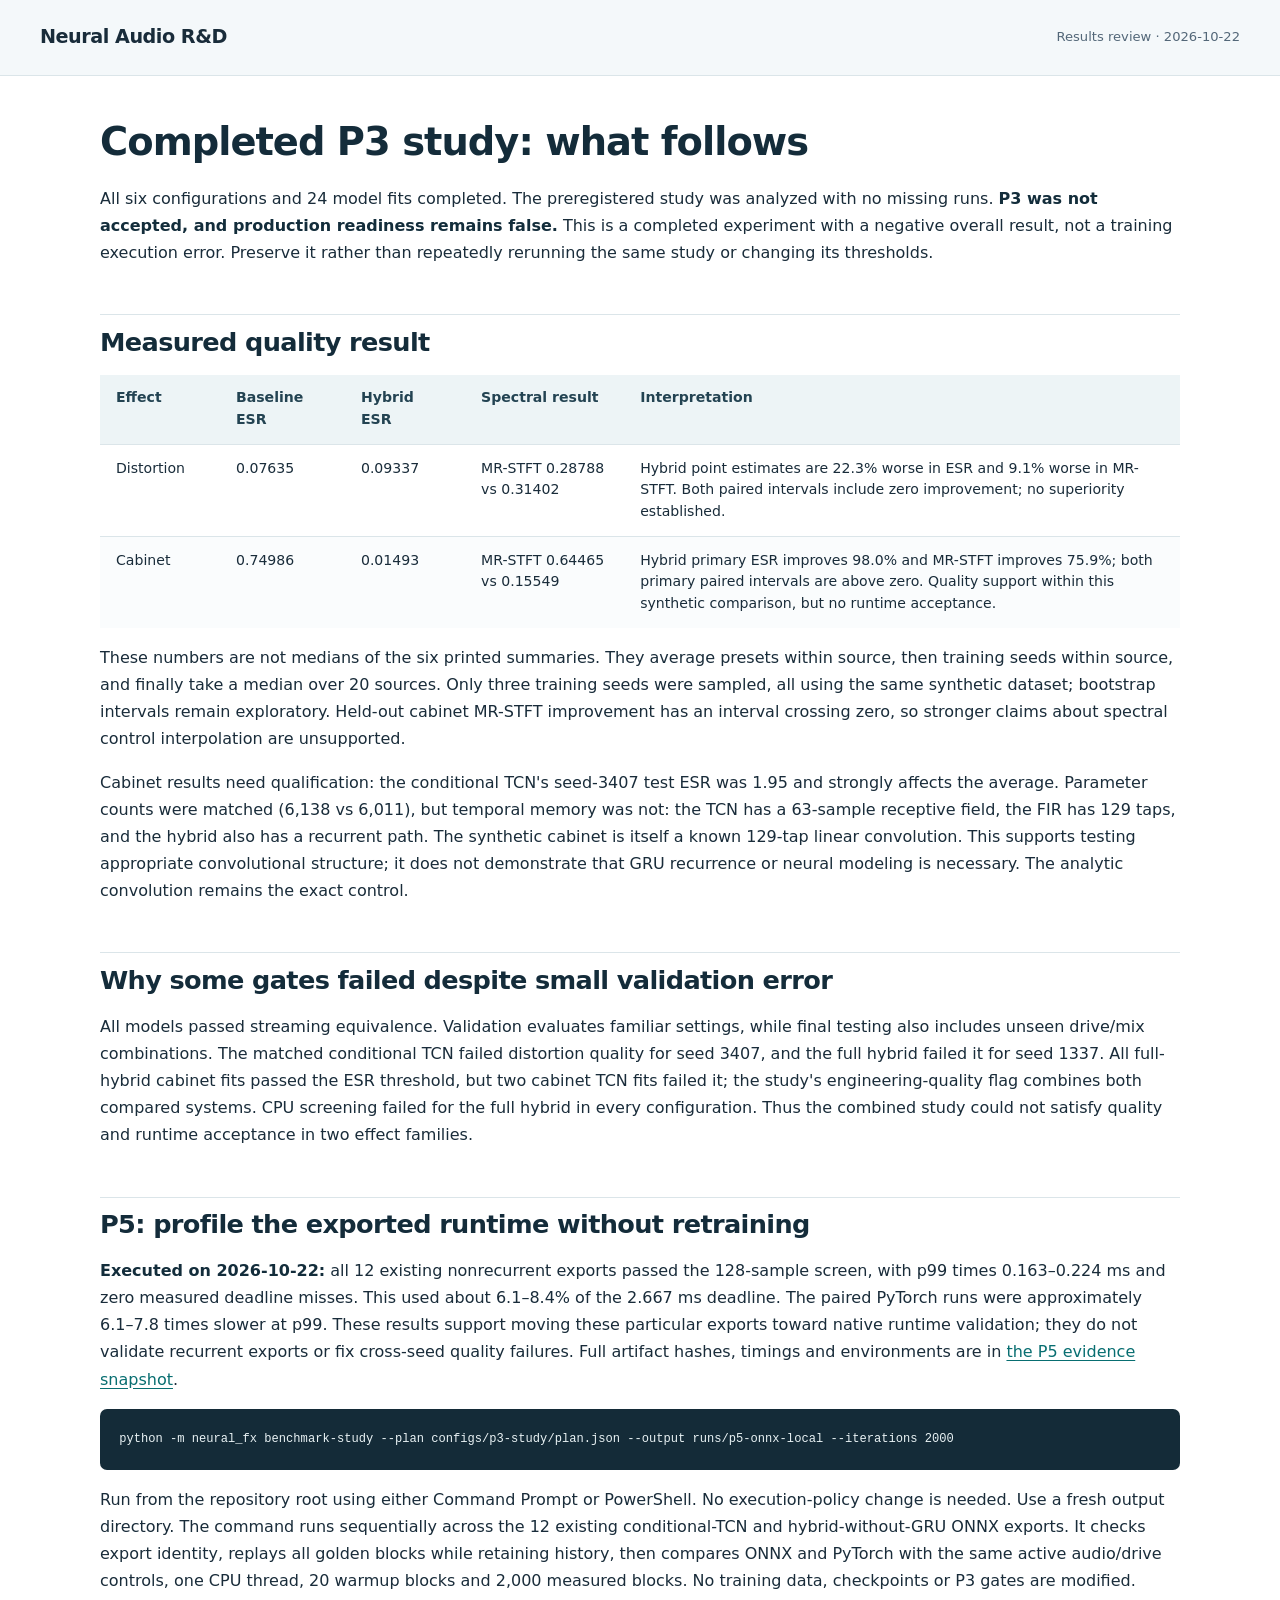
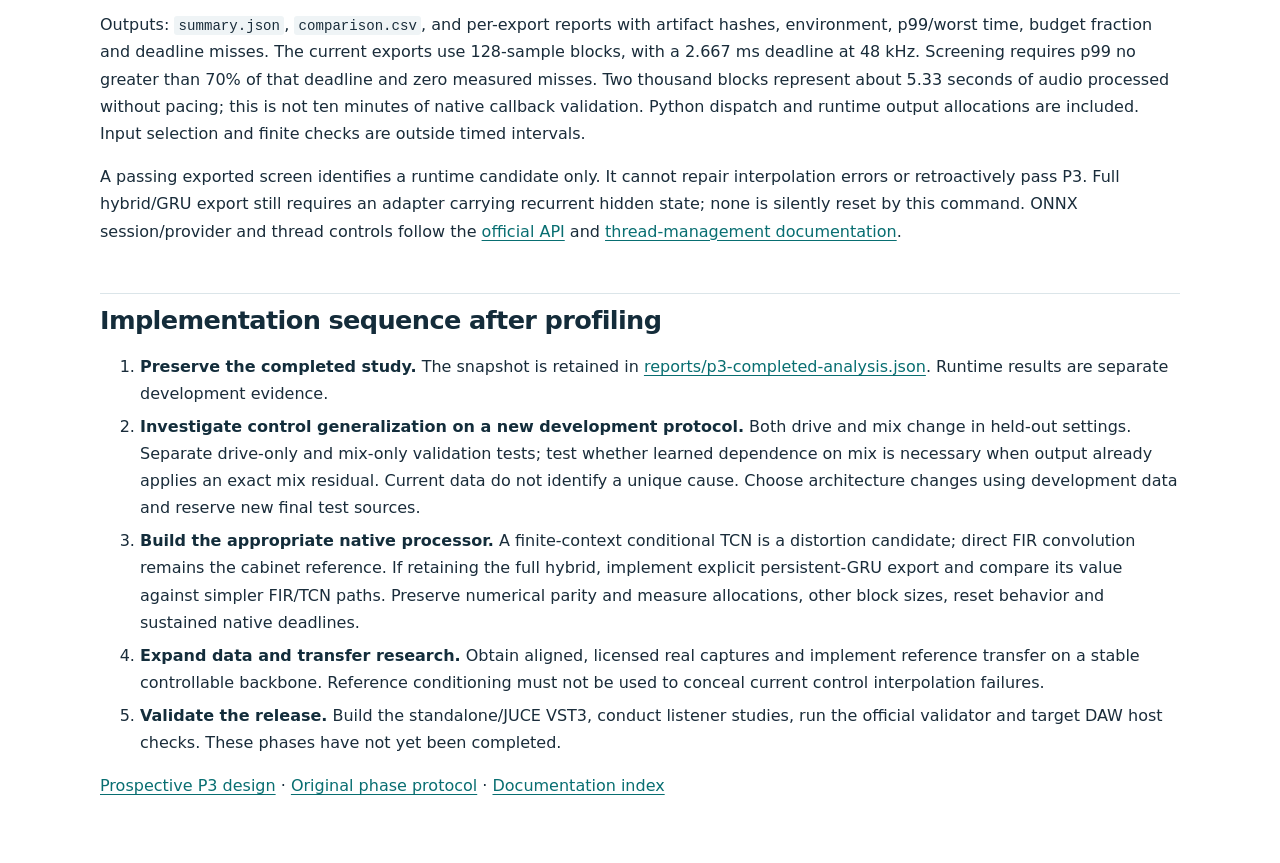
<file: docs/P3_RESULTS_AND_RUNTIME.html>
<!doctype html>
<html lang="en">
<head><meta charset="utf-8"><meta name="viewport" content="width=device-width, initial-scale=1">
<title>Completed P3 study and P5 runtime | Neural Audio R&amp;D</title><link rel="stylesheet" href="assets/docs.css"></head>
<body>
<header class="site-header"><a class="brand" href="index.html">Neural Audio R&amp;D</a><span class="edition">Results review · 2026-10-22</span></header>
<main id="main-content"><article>
<h1>Completed P3 study: what follows</h1>
<p>All six configurations and 24 model fits completed. The preregistered study was analyzed with no missing runs. <strong>P3 was not accepted, and production readiness remains false.</strong> This is a completed experiment with a negative overall result, not a training execution error. Preserve it rather than repeatedly rerunning the same study or changing its thresholds.</p>
<h2>Measured quality result</h2>
<table><thead><tr><th>Effect</th><th>Baseline ESR</th><th>Hybrid ESR</th><th>Spectral result</th><th>Interpretation</th></tr></thead><tbody>
<tr><td>Distortion</td><td>0.07635</td><td>0.09337</td><td>MR-STFT 0.28788 vs 0.31402</td><td>Hybrid point estimates are 22.3% worse in ESR and 9.1% worse in MR-STFT. Both paired intervals include zero improvement; no superiority established.</td></tr>
<tr><td>Cabinet</td><td>0.74986</td><td>0.01493</td><td>MR-STFT 0.64465 vs 0.15549</td><td>Hybrid primary ESR improves 98.0% and MR-STFT improves 75.9%; both primary paired intervals are above zero. Quality support within this synthetic comparison, but no runtime acceptance.</td></tr>
</tbody></table>
<p>These numbers are not medians of the six printed summaries. They average presets within source, then training seeds within source, and finally take a median over 20 sources. Only three training seeds were sampled, all using the same synthetic dataset; bootstrap intervals remain exploratory. Held-out cabinet MR-STFT improvement has an interval crossing zero, so stronger claims about spectral control interpolation are unsupported.</p>
<p>Cabinet results need qualification: the conditional TCN's seed-3407 test ESR was 1.95 and strongly affects the average. Parameter counts were matched (6,138 vs 6,011), but temporal memory was not: the TCN has a 63-sample receptive field, the FIR has 129 taps, and the hybrid also has a recurrent path. The synthetic cabinet is itself a known 129-tap linear convolution. This supports testing appropriate convolutional structure; it does not demonstrate that GRU recurrence or neural modeling is necessary. The analytic convolution remains the exact control.</p>
<h2>Why some gates failed despite small validation error</h2>
<p>All models passed streaming equivalence. Validation evaluates familiar settings, while final testing also includes unseen drive/mix combinations. The matched conditional TCN failed distortion quality for seed 3407, and the full hybrid failed it for seed 1337. All full-hybrid cabinet fits passed the ESR threshold, but two cabinet TCN fits failed it; the study's engineering-quality flag combines both compared systems. CPU screening failed for the full hybrid in every configuration. Thus the combined study could not satisfy quality and runtime acceptance in two effect families.</p>
<h2>P5: profile the exported runtime without retraining</h2>
<p><strong>Executed on 2026-10-22:</strong> all 12 existing nonrecurrent exports passed the 128-sample screen, with p99 times 0.163–0.224 ms and zero measured deadline misses. This used about 6.1–8.4% of the 2.667 ms deadline. The paired PyTorch runs were approximately 6.1–7.8 times slower at p99. These results support moving these particular exports toward native runtime validation; they do not validate recurrent exports or fix cross-seed quality failures. Full artifact hashes, timings and environments are in <a href="../reports/p5-onnx-screening.json">the P5 evidence snapshot</a>.</p>
<pre><code>python -m neural_fx benchmark-study --plan configs/p3-study/plan.json --output runs/p5-onnx-local --iterations 2000</code></pre>
<p>Run from the repository root using either Command Prompt or PowerShell. No execution-policy change is needed. Use a fresh output directory. The command runs sequentially across the 12 existing conditional-TCN and hybrid-without-GRU ONNX exports. It checks export identity, replays all golden blocks while retaining history, then compares ONNX and PyTorch with the same active audio/drive controls, one CPU thread, 20 warmup blocks and 2,000 measured blocks. No training data, checkpoints or P3 gates are modified.</p>
<p>Outputs: <code>summary.json</code>, <code>comparison.csv</code>, and per-export reports with artifact hashes, environment, p99/worst time, budget fraction and deadline misses. The current exports use 128-sample blocks, with a 2.667 ms deadline at 48 kHz. Screening requires p99 no greater than 70% of that deadline and zero measured misses. Two thousand blocks represent about 5.33 seconds of audio processed without pacing; this is not ten minutes of native callback validation. Python dispatch and runtime output allocations are included. Input selection and finite checks are outside timed intervals.</p>
<p>A passing exported screen identifies a runtime candidate only. It cannot repair interpolation errors or retroactively pass P3. Full hybrid/GRU export still requires an adapter carrying recurrent hidden state; none is silently reset by this command. ONNX session/provider and thread controls follow the <a href="https://onnxruntime.ai/docs/api/python/api_summary.html">official API</a> and <a href="https://onnxruntime.ai/docs/performance/tune-performance/threading.html">thread-management documentation</a>.</p>
<h2>Implementation sequence after profiling</h2>
<ol>
<li><strong>Preserve the completed study.</strong> The snapshot is retained in <a href="../reports/p3-completed-analysis.json">reports/p3-completed-analysis.json</a>. Runtime results are separate development evidence.</li>
<li><strong>Investigate control generalization on a new development protocol.</strong> Both drive and mix change in held-out settings. Separate drive-only and mix-only validation tests; test whether learned dependence on mix is necessary when output already applies an exact mix residual. Current data do not identify a unique cause. Choose architecture changes using development data and reserve new final test sources.</li>
<li><strong>Build the appropriate native processor.</strong> A finite-context conditional TCN is a distortion candidate; direct FIR convolution remains the cabinet reference. If retaining the full hybrid, implement explicit persistent-GRU export and compare its value against simpler FIR/TCN paths. Preserve numerical parity and measure allocations, other block sizes, reset behavior and sustained native deadlines.</li>
<li><strong>Expand data and transfer research.</strong> Obtain aligned, licensed real captures and implement reference transfer on a stable controllable backbone. Reference conditioning must not be used to conceal current control interpolation failures.</li>
<li><strong>Validate the release.</strong> Build the standalone/JUCE VST3, conduct listener studies, run the official validator and target DAW host checks. These phases have not yet been completed.</li>
</ol>
<p><a href="NEXT_PHASES.html">Prospective P3 design</a> · <a href="RESEARCH_PIPELINE.html">Original phase protocol</a> · <a href="index.html">Documentation index</a></p>
</article></main></body></html>
</file>
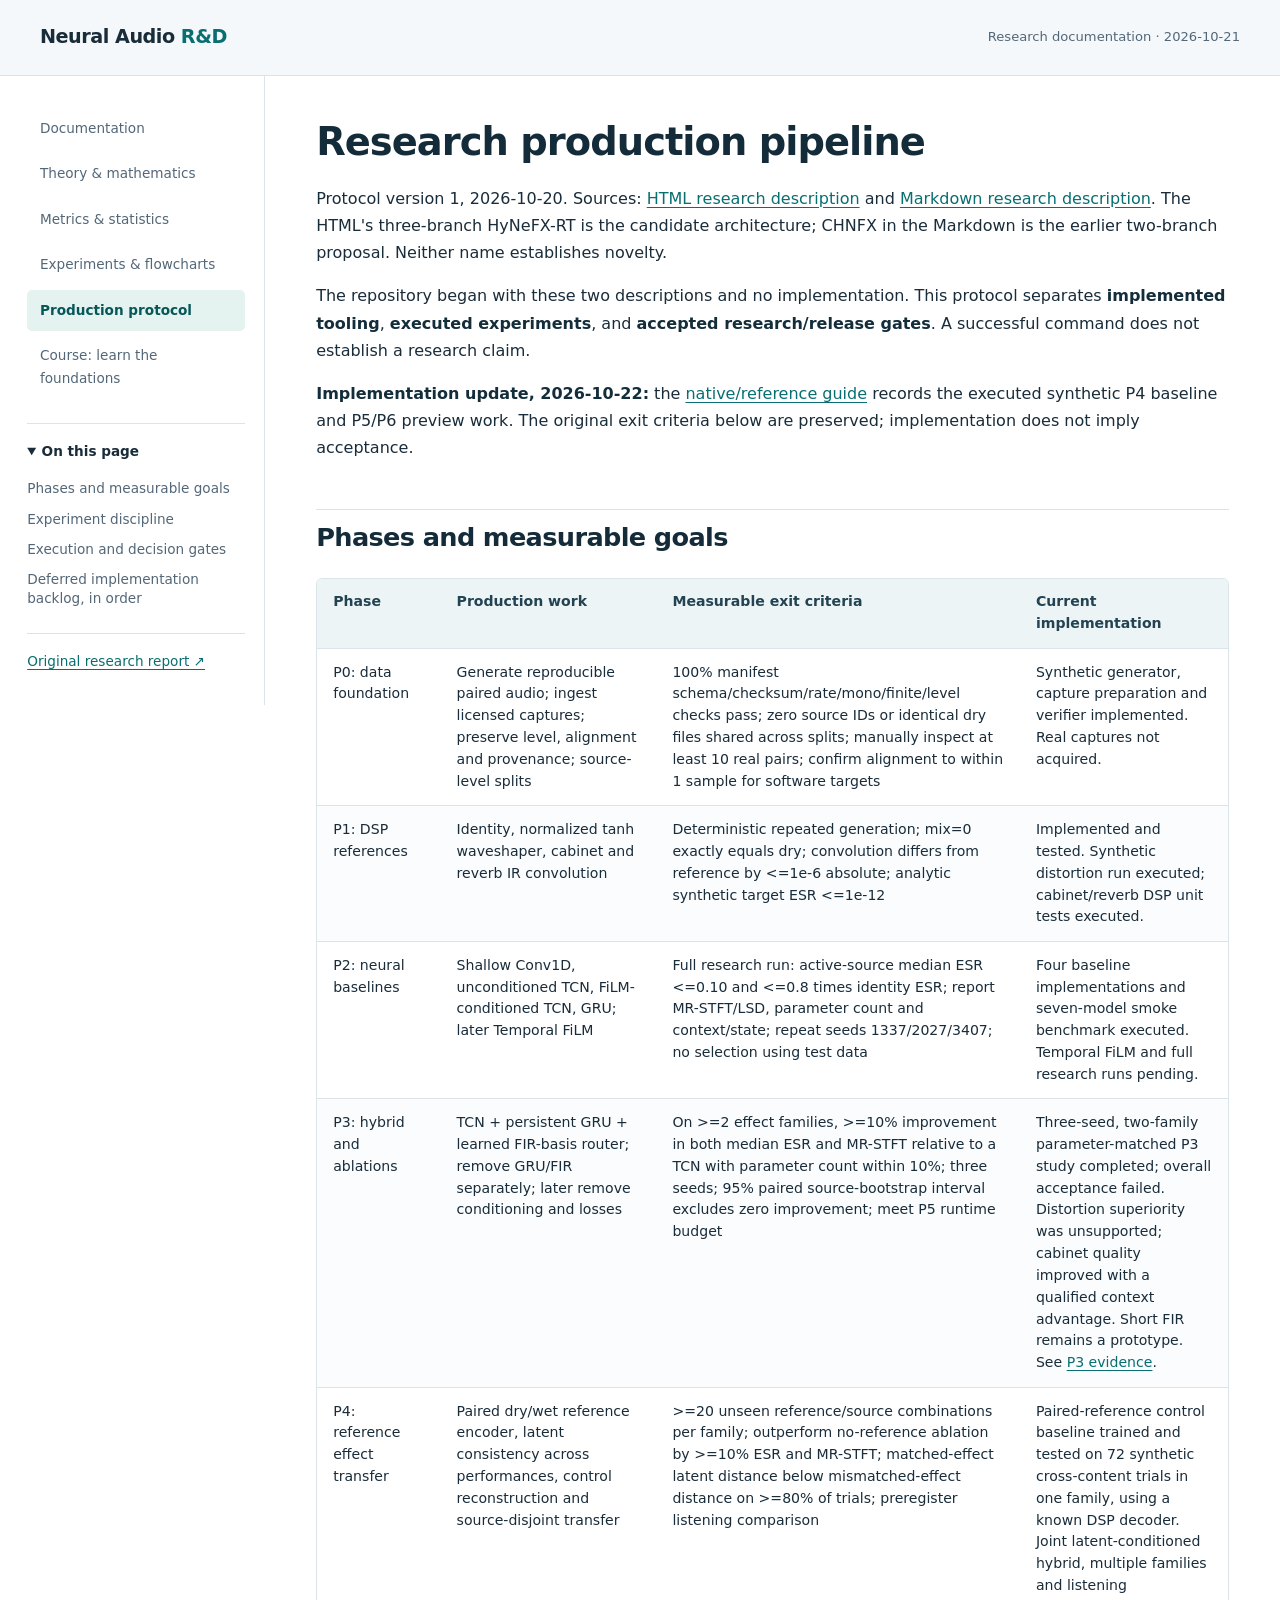
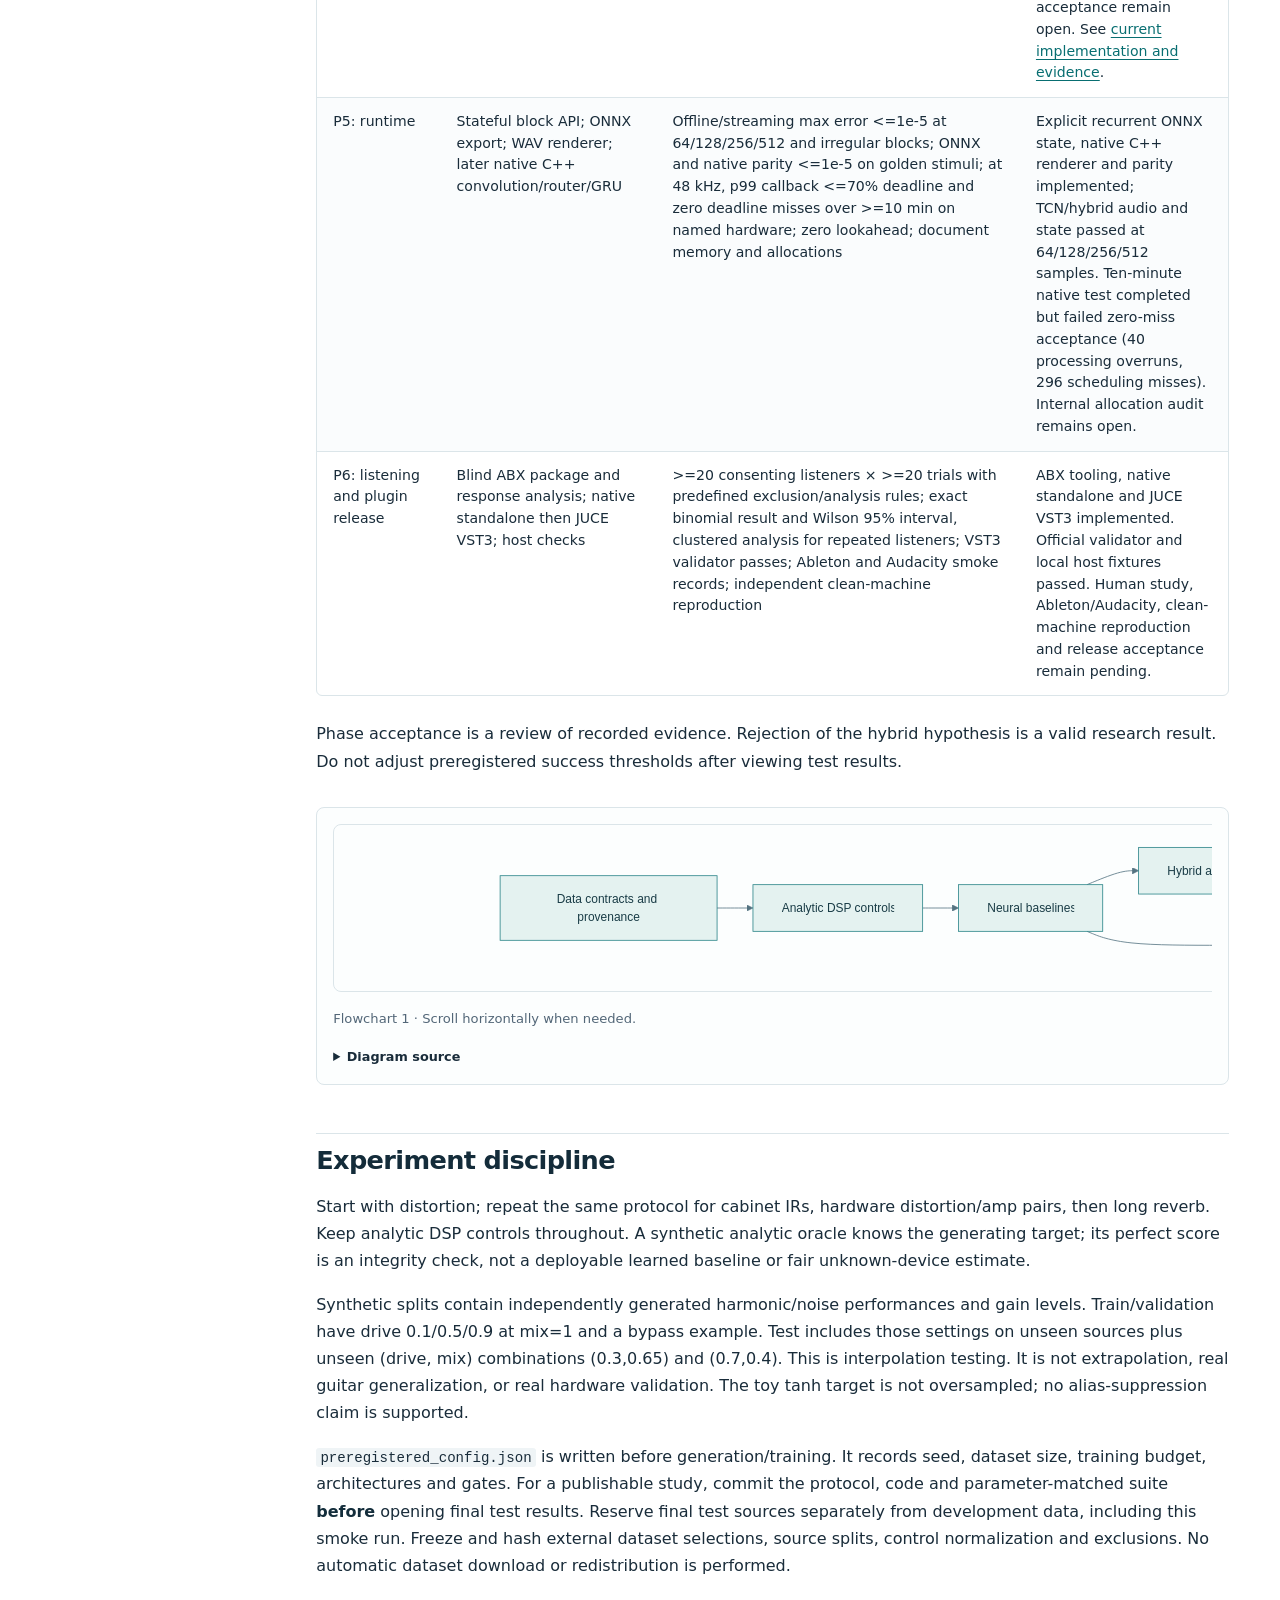
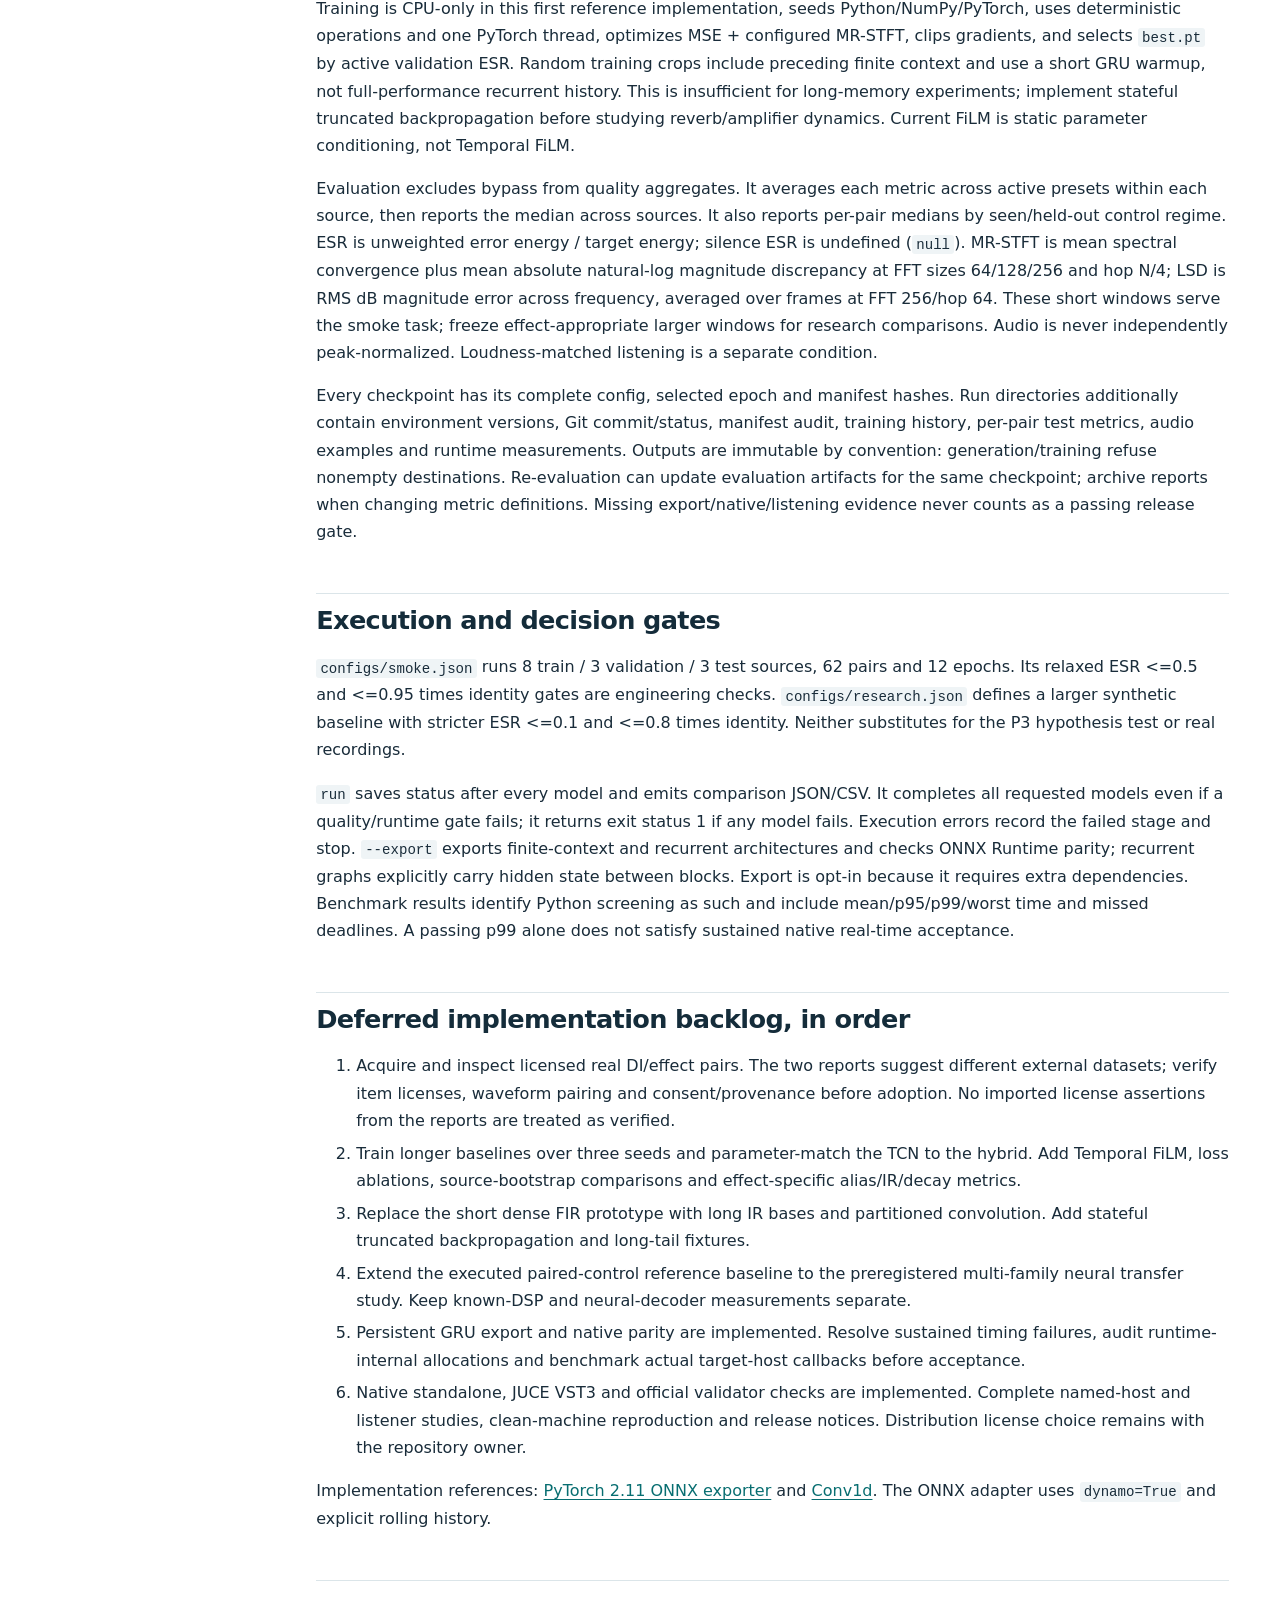
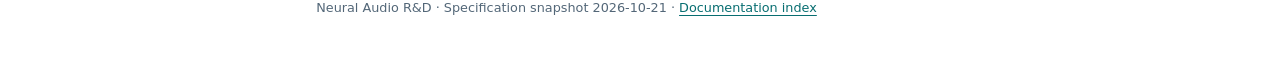
<file: docs/RESEARCH_PIPELINE.html>
<!DOCTYPE html><html lang="en"><head>
  <meta charset="utf-8">
  <meta name="viewport" content="width=device-width, initial-scale=1">
  <meta name="description" content="Research production pipeline — Neural Audio R&amp;D research documentation.">
  <title>Research production pipeline | Neural Audio R&amp;D</title>
  <link rel="stylesheet" href="assets/docs.css">
</head>
<body>
<a class="skip-link" href="#main-content">Skip to content</a>
<header class="site-header"><a class="brand" href="index.html">Neural Audio <span>R&amp;D</span></a><span class="edition">Research documentation · 2026-10-21</span></header>
<div class="layout">
  <aside class="sidebar"><nav aria-label="Documentation"><a href="index.html">Documentation</a>
<a href="THEORY_AND_MATHEMATICS.html">Theory &amp; mathematics</a>
<a href="METRICS.html">Metrics &amp; statistics</a>
<a href="EXPERIMENTS.html">Experiments &amp; flowcharts</a>
<a href="RESEARCH_PIPELINE.html" aria-current="page">Production protocol</a><a href="course/index.html">Course: learn the foundations</a></nav><details class="contents" open=""><summary>On this page</summary><div class="toc">
<ul>
<li><a href="#phases-and-measurable-goals">Phases and measurable goals</a></li>
<li><a href="#experiment-discipline">Experiment discipline</a></li>
<li><a href="#execution-and-decision-gates">Execution and decision gates</a></li>
<li><a href="#deferred-implementation-backlog-in-order">Deferred implementation backlog, in order</a></li>
</ul>
</div>
</details><a class="report-link" href="../deep-research-report.html">Original research report ↗</a></aside>
  <main id="main-content"><article><h1 id="research-production-pipeline">Research production pipeline</h1>
<p>Protocol version 1, 2026-10-20. Sources: <a href="../deep-research-report.html">HTML research description</a> and <a href="../deep-research-report.md">Markdown research description</a>. The HTML's three-branch HyNeFX-RT is the candidate architecture; CHNFX in the Markdown is the earlier two-branch proposal. Neither name establishes novelty.</p>
<p>The repository began with these two descriptions and no implementation. This protocol separates <strong>implemented tooling</strong>, <strong>executed experiments</strong>, and <strong>accepted research/release gates</strong>. A successful command does not establish a research claim.</p>
<p><strong>Implementation update, 2026-10-22:</strong> the <a href="NATIVE_AND_REFERENCE.html">native/reference guide</a> records the executed synthetic P4 baseline and P5/P6 preview work. The original exit criteria below are preserved; implementation does not imply acceptance.</p>
<h2 id="phases-and-measurable-goals">Phases and measurable goals</h2>
<div class="table-scroll" tabindex="0"><table>
<thead>
<tr>
<th>Phase</th>
<th>Production work</th>
<th>Measurable exit criteria</th>
<th>Current implementation</th>
</tr>
</thead>
<tbody>
<tr>
<td>P0: data foundation</td>
<td>Generate reproducible paired audio; ingest licensed captures; preserve level, alignment and provenance; source-level splits</td>
<td>100% manifest schema/checksum/rate/mono/finite/level checks pass; zero source IDs or identical dry files shared across splits; manually inspect at least 10 real pairs; confirm alignment to within 1 sample for software targets</td>
<td>Synthetic generator, capture preparation and verifier implemented. Real captures not acquired.</td>
</tr>
<tr>
<td>P1: DSP references</td>
<td>Identity, normalized tanh waveshaper, cabinet and reverb IR convolution</td>
<td>Deterministic repeated generation; mix=0 exactly equals dry; convolution differs from reference by &lt;=1e-6 absolute; analytic synthetic target ESR &lt;=1e-12</td>
<td>Implemented and tested. Synthetic distortion run executed; cabinet/reverb DSP unit tests executed.</td>
</tr>
<tr>
<td>P2: neural baselines</td>
<td>Shallow Conv1D, unconditioned TCN, FiLM-conditioned TCN, GRU; later Temporal FiLM</td>
<td>Full research run: active-source median ESR &lt;=0.10 and &lt;=0.8 times identity ESR; report MR-STFT/LSD, parameter count and context/state; repeat seeds 1337/2027/3407; no selection using test data</td>
<td>Four baseline implementations and seven-model smoke benchmark executed. Temporal FiLM and full research runs pending.</td>
</tr>
<tr>
<td>P3: hybrid and ablations</td>
<td>TCN + persistent GRU + learned FIR-basis router; remove GRU/FIR separately; later remove conditioning and losses</td>
<td>On &gt;=2 effect families, &gt;=10% improvement in both median ESR and MR-STFT relative to a TCN with parameter count within 10%; three seeds; 95% paired source-bootstrap interval excludes zero improvement; meet P5 runtime budget</td>
<td>Three-seed, two-family parameter-matched P3 study completed; overall acceptance failed. Distortion superiority was unsupported; cabinet quality improved with a qualified context advantage. Short FIR remains a prototype. See <a href="P3_RESULTS_AND_RUNTIME.html">P3 evidence</a>.</td>
</tr>
<tr>
<td>P4: reference effect transfer</td>
<td>Paired dry/wet reference encoder, latent consistency across performances, control reconstruction and source-disjoint transfer</td>
<td>&gt;=20 unseen reference/source combinations per family; outperform no-reference ablation by &gt;=10% ESR and MR-STFT; matched-effect latent distance below mismatched-effect distance on &gt;=80% of trials; preregister listening comparison</td>
<td>Paired-reference control baseline trained and tested on 72 synthetic cross-content trials in one family, using a known DSP decoder. Joint latent-conditioned hybrid, multiple families and listening acceptance remain open. See <a href="NATIVE_AND_REFERENCE.html">current implementation and evidence</a>.</td>
</tr>
<tr>
<td>P5: runtime</td>
<td>Stateful block API; ONNX export; WAV renderer; later native C++ convolution/router/GRU</td>
<td>Offline/streaming max error &lt;=1e-5 at 64/128/256/512 and irregular blocks; ONNX and native parity &lt;=1e-5 on golden stimuli; at 48 kHz, p99 callback &lt;=70% deadline and zero deadline misses over &gt;=10 min on named hardware; zero lookahead; document memory and allocations</td>
<td>Explicit recurrent ONNX state, native C++ renderer and parity implemented; TCN/hybrid audio and state passed at 64/128/256/512 samples. Ten-minute native test completed but failed zero-miss acceptance (40 processing overruns, 296 scheduling misses). Internal allocation audit remains open.</td>
</tr>
<tr>
<td>P6: listening and plugin release</td>
<td>Blind ABX package and response analysis; native standalone then JUCE VST3; host checks</td>
<td>&gt;=20 consenting listeners × &gt;=20 trials with predefined exclusion/analysis rules; exact binomial result and Wilson 95% interval, clustered analysis for repeated listeners; VST3 validator passes; Ableton and Audacity smoke records; independent clean-machine reproduction</td>
<td>ABX tooling, native standalone and JUCE VST3 implemented. Official validator and local host fixtures passed. Human study, Ableton/Audacity, clean-machine reproduction and release acceptance remain pending.</td>
</tr>
</tbody>
</table></div>
<p>Phase acceptance is a review of recorded evidence. Rejection of the hybrid hypothesis is a valid research result. Do not adjust preregistered success thresholds after viewing test results.</p>
<figure class="flowchart"><div class="diagram"><svg id="diagram-0" width="1588.46875" xmlns="http://www.w3.org/2000/svg" class="flowchart" height="168" viewBox="0 0 1588.46875 168" role="img" aria-roledescription="flowchart-v2" aria-label="Flowchart 1:     P0[Data contracts and provenance] --&gt; P1[Analytic DSP controls]     P1 --&gt; P2[Neural baselines]"><style>#diagram-0{font-family:Segoe UI,sans-serif;font-size:15px;fill:#193c46;}@keyframes edge-animation-frame{from{stroke-dashoffset:0;}}@keyframes dash{to{stroke-dashoffset:0;}}#diagram-0 .edge-animation-slow{stroke-dasharray:9,5!important;stroke-dashoffset:900;animation:dash 50s linear infinite;stroke-linecap:round;}#diagram-0 .edge-animation-fast{stroke-dasharray:9,5!important;stroke-dashoffset:900;animation:dash 20s linear infinite;stroke-linecap:round;}#diagram-0 .error-icon{fill:#fff6e7;}#diagram-0 .error-text{fill:#000918;stroke:#000918;}#diagram-0 .edge-thickness-normal{stroke-width:1px;}#diagram-0 .edge-thickness-thick{stroke-width:3.5px;}#diagram-0 .edge-pattern-solid{stroke-dasharray:0;}#diagram-0 .edge-thickness-invisible{stroke-width:0;fill:none;}#diagram-0 .edge-pattern-dashed{stroke-dasharray:3;}#diagram-0 .edge-pattern-dotted{stroke-dasharray:2;}#diagram-0 .marker{fill:#547381;stroke:#547381;}#diagram-0 .marker.cross{stroke:#547381;}#diagram-0 svg{font-family:Segoe UI,sans-serif;font-size:15px;}#diagram-0 p{margin:0;}#diagram-0 .label{font-family:Segoe UI,sans-serif;color:#193c46;}#diagram-0 .cluster-label text{fill:#000918;}#diagram-0 .cluster-label span{color:#000918;}#diagram-0 .cluster-label span p{background-color:transparent;}#diagram-0 .label text,#diagram-0 span{fill:#193c46;color:#193c46;}#diagram-0 .node rect,#diagram-0 .node circle,#diagram-0 .node ellipse,#diagram-0 .node polygon,#diagram-0 .node path{fill:#e4f2f0;stroke:#298387;stroke-width:1px;}#diagram-0 .rough-node .label text,#diagram-0 .node .label text,#diagram-0 .image-shape .label,#diagram-0 .icon-shape .label{text-anchor:middle;}#diagram-0 .node .katex path{fill:#000;stroke:#000;stroke-width:1px;}#diagram-0 .rough-node .label,#diagram-0 .node .label,#diagram-0 .image-shape .label,#diagram-0 .icon-shape .label{text-align:center;}#diagram-0 .node.clickable{cursor:pointer;}#diagram-0 .root .anchor path{fill:#547381!important;stroke-width:0;stroke:#547381;}#diagram-0 .arrowheadPath{fill:#0b0b0b;}#diagram-0 .edgePath .path{stroke:#547381;stroke-width:2.0px;}#diagram-0 .flowchart-link{stroke:#547381;fill:none;}#diagram-0 .edgeLabel{background-color:#f2f6fa;text-align:center;}#diagram-0 .edgeLabel p{background-color:#f2f6fa;}#diagram-0 .edgeLabel rect{opacity:0.5;background-color:#f2f6fa;fill:#f2f6fa;}#diagram-0 .labelBkg{background-color:rgba(242, 246, 250, 0.5);}#diagram-0 .cluster rect{fill:#fff6e7;stroke:hsl(37.5, 60%, 85.2941176471%);stroke-width:1px;}#diagram-0 .cluster text{fill:#000918;}#diagram-0 .cluster span{color:#000918;}#diagram-0 div.mermaidTooltip{position:absolute;text-align:center;max-width:200px;padding:2px;font-family:Segoe UI,sans-serif;font-size:12px;background:#fff6e7;border:1px solid hsl(37.5, 60%, 85.2941176471%);border-radius:2px;pointer-events:none;z-index:100;}#diagram-0 .flowchartTitleText{text-anchor:middle;font-size:18px;fill:#193c46;}#diagram-0 rect.text{fill:none;stroke-width:0;}#diagram-0 .icon-shape,#diagram-0 .image-shape{background-color:#f2f6fa;text-align:center;}#diagram-0 .icon-shape p,#diagram-0 .image-shape p{background-color:#f2f6fa;padding:2px;}#diagram-0 .icon-shape rect,#diagram-0 .image-shape rect{opacity:0.5;background-color:#f2f6fa;fill:#f2f6fa;}#diagram-0 .label-icon{display:inline-block;height:1em;overflow:visible;vertical-align:-0.125em;}#diagram-0 .node .label-icon path{fill:currentColor;stroke:revert;stroke-width:revert;}#diagram-0 :root{--mermaid-font-family:"trebuchet ms",verdana,arial,sans-serif;}</style><g><marker id="diagram-0_flowchart-v2-pointEnd" class="marker flowchart-v2" viewBox="0 0 10 10" refX="5" refY="5" markerUnits="userSpaceOnUse" markerWidth="8" markerHeight="8" orient="auto"><path d="M 0 0 L 10 5 L 0 10 z" class="arrowMarkerPath" style="stroke-width: 1; stroke-dasharray: 1, 0;"></path></marker><marker id="diagram-0_flowchart-v2-pointStart" class="marker flowchart-v2" viewBox="0 0 10 10" refX="4.5" refY="5" markerUnits="userSpaceOnUse" markerWidth="8" markerHeight="8" orient="auto"><path d="M 0 5 L 10 10 L 10 0 z" class="arrowMarkerPath" style="stroke-width: 1; stroke-dasharray: 1, 0;"></path></marker><marker id="diagram-0_flowchart-v2-circleEnd" class="marker flowchart-v2" viewBox="0 0 10 10" refX="11" refY="5" markerUnits="userSpaceOnUse" markerWidth="11" markerHeight="11" orient="auto"><circle cx="5" cy="5" r="5" class="arrowMarkerPath" style="stroke-width: 1; stroke-dasharray: 1, 0;"></circle></marker><marker id="diagram-0_flowchart-v2-circleStart" class="marker flowchart-v2" viewBox="0 0 10 10" refX="-1" refY="5" markerUnits="userSpaceOnUse" markerWidth="11" markerHeight="11" orient="auto"><circle cx="5" cy="5" r="5" class="arrowMarkerPath" style="stroke-width: 1; stroke-dasharray: 1, 0;"></circle></marker><marker id="diagram-0_flowchart-v2-crossEnd" class="marker cross flowchart-v2" viewBox="0 0 11 11" refX="12" refY="5.2" markerUnits="userSpaceOnUse" markerWidth="11" markerHeight="11" orient="auto"><path d="M 1,1 l 9,9 M 10,1 l -9,9" class="arrowMarkerPath" style="stroke-width: 2; stroke-dasharray: 1, 0;"></path></marker><marker id="diagram-0_flowchart-v2-crossStart" class="marker cross flowchart-v2" viewBox="0 0 11 11" refX="-1" refY="5.2" markerUnits="userSpaceOnUse" markerWidth="11" markerHeight="11" orient="auto"><path d="M 1,1 l 9,9 M 10,1 l -9,9" class="arrowMarkerPath" style="stroke-width: 2; stroke-dasharray: 1, 0;"></path></marker><g class="root"><g class="clusters"></g><g class="edgePaths"><path d="M280,84L283.75,84C287.5,84,295,84,301.833,84C308.667,84,314.833,84,317.917,84L321,84" id="L_P0_P1_0" class="edge-thickness-normal edge-pattern-solid edge-thickness-normal edge-pattern-solid flowchart-link" style=";" data-edge="true" data-et="edge" data-id="L_P0_P1_0" data-points="W3sieCI6MjgwLCJ5Ijo4NH0seyJ4IjozMDIuNSwieSI6ODR9LHsieCI6MzI1LCJ5Ijo4NH1d" marker-end="url(#diagram-0_flowchart-v2-pointEnd)"></path><path d="M537.734,84L541.484,84C545.234,84,552.734,84,559.568,84C566.401,84,572.568,84,575.651,84L578.734,84" id="L_P1_P2_0" class="edge-thickness-normal edge-pattern-solid edge-thickness-normal edge-pattern-solid flowchart-link" style=";" data-edge="true" data-et="edge" data-id="L_P1_P2_0" data-points="W3sieCI6NTM3LjczNDM3NSwieSI6ODR9LHsieCI6NTYwLjIzNDM3NSwieSI6ODR9LHsieCI6NTgyLjczNDM3NSwieSI6ODR9XQ==" marker-end="url(#diagram-0_flowchart-v2-pointEnd)"></path><path d="M743.744,54.75L750.787,51.833C757.83,48.917,771.915,43.083,782.041,40.167C792.167,37.25,798.333,37.25,801.417,37.25L804.5,37.25" id="L_P2_P3_0" class="edge-thickness-normal edge-pattern-solid edge-thickness-normal edge-pattern-solid flowchart-link" style=";" data-edge="true" data-et="edge" data-id="L_P2_P3_0" data-points="W3sieCI6NzQzLjc0NDQwMTczNzk2NzksInkiOjU0Ljc1fSx7IngiOjc4NiwieSI6MzcuMjV9LHsieCI6ODA4LjUsInkiOjM3LjI1fV0=" marker-end="url(#diagram-0_flowchart-v2-pointEnd)"></path><path d="M1018.156,37.25L1021.906,37.25C1025.656,37.25,1033.156,37.25,1042.664,37.25C1052.172,37.25,1063.688,37.25,1069.445,37.25L1075.203,37.25" id="L_P3_P4_0" class="edge-thickness-normal edge-pattern-solid edge-thickness-normal edge-pattern-solid flowchart-link" style=";" data-edge="true" data-et="edge" data-id="L_P3_P4_0" data-points="W3sieCI6MTAxOC4xNTYyNSwieSI6MzcuMjV9LHsieCI6MTA0MC42NTYyNSwieSI6MzcuMjV9LHsieCI6MTA3OS4yMDMxMjUsInkiOjM3LjI1fV0=" marker-end="url(#diagram-0_flowchart-v2-pointEnd)"></path><path d="M743.744,113.25L750.787,116.167C757.83,119.083,771.915,124.917,800.179,127.833C828.443,130.75,870.885,130.75,913.328,130.75C955.771,130.75,998.214,130.75,1022.518,130.75C1046.823,130.75,1052.99,130.75,1056.073,130.75L1059.156,130.75" id="L_P2_P5_0" class="edge-thickness-normal edge-pattern-solid edge-thickness-normal edge-pattern-solid flowchart-link" style=";" data-edge="true" data-et="edge" data-id="L_P2_P5_0" data-points="W3sieCI6NzQzLjc0NDQwMTczNzk2NzksInkiOjExMy4yNX0seyJ4Ijo3ODYsInkiOjEzMC43NX0seyJ4Ijo5MTMuMzI4MTI1LCJ5IjoxMzAuNzV9LHsieCI6MTA0MC42NTYyNSwieSI6MTMwLjc1fSx7IngiOjEwNjMuMTU2MjUsInkiOjEzMC43NX1d" marker-end="url(#diagram-0_flowchart-v2-pointEnd)"></path><path d="M1271.094,37.25L1277.518,37.25C1283.943,37.25,1296.792,37.25,1311.731,39.964C1326.671,42.678,1343.701,48.107,1352.216,50.821L1360.731,53.535" id="L_P4_P6_0" class="edge-thickness-normal edge-pattern-solid edge-thickness-normal edge-pattern-solid flowchart-link" style=";" data-edge="true" data-et="edge" data-id="L_P4_P6_0" data-points="W3sieCI6MTI3MS4wOTM3NSwieSI6MzcuMjV9LHsieCI6MTMwOS42NDA2MjUsInkiOjM3LjI1fSx7IngiOjEzNjQuNTQxNjEwOTYyNTY3LCJ5Ijo1NC43NX1d" marker-end="url(#diagram-0_flowchart-v2-pointEnd)"></path><path d="M1287.141,130.75L1290.891,130.75C1294.641,130.75,1302.141,130.75,1314.406,128.036C1326.671,125.322,1343.701,119.893,1352.216,117.179L1360.731,114.465" id="L_P5_P6_0" class="edge-thickness-normal edge-pattern-solid edge-thickness-normal edge-pattern-solid flowchart-link" style=";" data-edge="true" data-et="edge" data-id="L_P5_P6_0" data-points="W3sieCI6MTI4Ny4xNDA2MjUsInkiOjEzMC43NX0seyJ4IjoxMzA5LjY0MDYyNSwieSI6MTMwLjc1fSx7IngiOjEzNjQuNTQxNjEwOTYyNTY3LCJ5IjoxMTMuMjV9XQ==" marker-end="url(#diagram-0_flowchart-v2-pointEnd)"></path></g><g class="edgeLabels"><g><rect class="background" style="stroke: none"></rect></g><g><rect class="background" style="stroke: none"></rect></g><g><rect class="background" style="stroke: none"></rect></g><g><rect class="background" style="stroke: none"></rect></g><g><rect class="background" style="stroke: none"></rect></g><g><rect class="background" style="stroke: none"></rect></g><g><rect class="background" style="stroke: none"></rect></g><g class="edgeLabel"><g class="label" data-id="L_P0_P1_0" transform="translate(0, 0)"><text y="-10.1"><tspan class="text-outer-tspan" x="0" y="-0.1em" dy="1.1em"></tspan></text></g></g><g class="edgeLabel"><g class="label" data-id="L_P1_P2_0" transform="translate(0, 0)"><text y="-10.1"><tspan class="text-outer-tspan" x="0" y="-0.1em" dy="1.1em"></tspan></text></g></g><g class="edgeLabel"><g class="label" data-id="L_P2_P3_0" transform="translate(0, 0)"><text y="-10.1"><tspan class="text-outer-tspan" x="0" y="-0.1em" dy="1.1em"></tspan></text></g></g><g class="edgeLabel"><g class="label" data-id="L_P3_P4_0" transform="translate(0, 0)"><text y="-10.1"><tspan class="text-outer-tspan" x="0" y="-0.1em" dy="1.1em"></tspan></text></g></g><g class="edgeLabel"><g class="label" data-id="L_P2_P5_0" transform="translate(0, 0)"><text y="-10.1"><tspan class="text-outer-tspan" x="0" y="-0.1em" dy="1.1em"></tspan></text></g></g><g class="edgeLabel"><g class="label" data-id="L_P4_P6_0" transform="translate(0, 0)"><text y="-10.1"><tspan class="text-outer-tspan" x="0" y="-0.1em" dy="1.1em"></tspan></text></g></g><g class="edgeLabel"><g class="label" data-id="L_P5_P6_0" transform="translate(0, 0)"><text y="-10.1"><tspan class="text-outer-tspan" x="0" y="-0.1em" dy="1.1em"></tspan></text></g></g></g><g class="nodes"><g class="node default" id="flowchart-P0-0" transform="translate(144, 84)"><rect class="basic label-container" style="" x="-136" y="-40.5" width="272" height="81"></rect><g class="label" style="" transform="translate(-100, -22.5)"><rect></rect><foreignObject width="200" height="45"><div xmlns="http://www.w3.org/1999/xhtml" style="display: table; white-space: break-spaces; line-height: 1.5; max-width: 200px; text-align: center; width: 200px;"><span class="nodeLabel"><p>Data contracts and provenance</p></span></div></foreignObject></g></g><g class="node default" id="flowchart-P1-1" transform="translate(431.3671875, 84)"><rect class="basic label-container" style="" x="-106.3671875" y="-29.25" width="212.734375" height="58.5"></rect><g class="label" style="" transform="translate(-70.3671875, -11.25)"><rect></rect><foreignObject width="140.734375" height="22.5"><div xmlns="http://www.w3.org/1999/xhtml" style="display: table-cell; white-space: nowrap; line-height: 1.5; max-width: 200px; text-align: center;"><span class="nodeLabel"><p>Analytic DSP controls</p></span></div></foreignObject></g></g><g class="node default" id="flowchart-P2-3" transform="translate(673.1171875, 84)"><rect class="basic label-container" style="" x="-90.3828125" y="-29.25" width="180.765625" height="58.5"></rect><g class="label" style="" transform="translate(-54.3828125, -11.25)"><rect></rect><foreignObject width="108.765625" height="22.5"><div xmlns="http://www.w3.org/1999/xhtml" style="display: table-cell; white-space: nowrap; line-height: 1.5; max-width: 200px; text-align: center;"><span class="nodeLabel"><p>Neural baselines</p></span></div></foreignObject></g></g><g class="node default" id="flowchart-P3-5" transform="translate(913.328125, 37.25)"><rect class="basic label-container" style="" x="-104.828125" y="-29.25" width="209.65625" height="58.5"></rect><g class="label" style="" transform="translate(-68.828125, -11.25)"><rect></rect><foreignObject width="137.65625" height="22.5"><div xmlns="http://www.w3.org/1999/xhtml" style="display: table-cell; white-space: nowrap; line-height: 1.5; max-width: 200px; text-align: center;"><span class="nodeLabel"><p>Hybrid and ablations</p></span></div></foreignObject></g></g><g class="node default" id="flowchart-P4-7" transform="translate(1175.1484375, 37.25)"><rect class="basic label-container" style="" x="-95.9453125" y="-29.25" width="191.890625" height="58.5"></rect><g class="label" style="" transform="translate(-59.9453125, -11.25)"><rect></rect><foreignObject width="119.890625" height="22.5"><div xmlns="http://www.w3.org/1999/xhtml" style="display: table-cell; white-space: nowrap; line-height: 1.5; max-width: 200px; text-align: center;"><span class="nodeLabel"><p>Reference transfer</p></span></div></foreignObject></g></g><g class="node default" id="flowchart-P5-9" transform="translate(1175.1484375, 130.75)"><rect class="basic label-container" style="" x="-111.9921875" y="-29.25" width="223.984375" height="58.5"></rect><g class="label" style="" transform="translate(-75.9921875, -11.25)"><rect></rect><foreignObject width="151.984375" height="22.5"><div xmlns="http://www.w3.org/1999/xhtml" style="display: table-cell; white-space: nowrap; line-height: 1.5; max-width: 200px; text-align: center;"><span class="nodeLabel"><p>Streaming and runtime</p></span></div></foreignObject></g></g><g class="node default" id="flowchart-P6-11" transform="translate(1456.3046875, 84)"><rect class="basic label-container" style="" x="-124.1640625" y="-29.25" width="248.328125" height="58.5"></rect><g class="label" style="" transform="translate(-88.1640625, -11.25)"><rect></rect><foreignObject width="176.328125" height="22.5"><div xmlns="http://www.w3.org/1999/xhtml" style="display: table-cell; white-space: nowrap; line-height: 1.5; max-width: 200px; text-align: center;"><span class="nodeLabel"><p>Listening and VST3 release</p></span></div></foreignObject></g></g></g></g></g></svg></div><figcaption>Flowchart 1 · Scroll horizontally when needed.</figcaption><details><summary>Diagram source</summary><pre>flowchart LR
    P0[Data contracts and provenance] --&gt; P1[Analytic DSP controls]
    P1 --&gt; P2[Neural baselines]
    P2 --&gt; P3[Hybrid and ablations]
    P3 --&gt; P4[Reference transfer]
    P2 --&gt; P5[Streaming and runtime]
    P4 --&gt; P6[Listening and VST3 release]
    P5 --&gt; P6</pre></details></figure>

<h2 id="experiment-discipline">Experiment discipline</h2>
<p>Start with distortion; repeat the same protocol for cabinet IRs, hardware distortion/amp pairs, then long reverb. Keep analytic DSP controls throughout. A synthetic analytic oracle knows the generating target; its perfect score is an integrity check, not a deployable learned baseline or fair unknown-device estimate.</p>
<p>Synthetic splits contain independently generated harmonic/noise performances and gain levels. Train/validation have drive 0.1/0.5/0.9 at mix=1 and a bypass example. Test includes those settings on unseen sources plus unseen (drive, mix) combinations (0.3,0.65) and (0.7,0.4). This is interpolation testing. It is not extrapolation, real guitar generalization, or real hardware validation. The toy tanh target is not oversampled; no alias-suppression claim is supported.</p>
<p><code>preregistered_config.json</code> is written before generation/training. It records seed, dataset size, training budget, architectures and gates. For a publishable study, commit the protocol, code and parameter-matched suite <strong>before</strong> opening final test results. Reserve final test sources separately from development data, including this smoke run. Freeze and hash external dataset selections, source splits, control normalization and exclusions. No automatic dataset download or redistribution is performed.</p>
<p>Training is CPU-only in this first reference implementation, seeds Python/NumPy/PyTorch, uses deterministic operations and one PyTorch thread, optimizes MSE + configured MR-STFT, clips gradients, and selects <code>best.pt</code> by active validation ESR. Random training crops include preceding finite context and use a short GRU warmup, not full-performance recurrent history. This is insufficient for long-memory experiments; implement stateful truncated backpropagation before studying reverb/amplifier dynamics. Current FiLM is static parameter conditioning, not Temporal FiLM.</p>
<p>Evaluation excludes bypass from quality aggregates. It averages each metric across active presets within each source, then reports the median across sources. It also reports per-pair medians by seen/held-out control regime. ESR is unweighted error energy / target energy; silence ESR is undefined (<code>null</code>). MR-STFT is mean spectral convergence plus mean absolute natural-log magnitude discrepancy at FFT sizes 64/128/256 and hop N/4; LSD is RMS dB magnitude error across frequency, averaged over frames at FFT 256/hop 64. These short windows serve the smoke task; freeze effect-appropriate larger windows for research comparisons. Audio is never independently peak-normalized. Loudness-matched listening is a separate condition.</p>
<p>Every checkpoint has its complete config, selected epoch and manifest hashes. Run directories additionally contain environment versions, Git commit/status, manifest audit, training history, per-pair test metrics, audio examples and runtime measurements. Outputs are immutable by convention: generation/training refuse nonempty destinations. Re-evaluation can update evaluation artifacts for the same checkpoint; archive reports when changing metric definitions. Missing export/native/listening evidence never counts as a passing release gate.</p>
<h2 id="execution-and-decision-gates">Execution and decision gates</h2>
<p><code>configs/smoke.json</code> runs 8 train / 3 validation / 3 test sources, 62 pairs and 12 epochs. Its relaxed ESR &lt;=0.5 and &lt;=0.95 times identity gates are engineering checks. <code>configs/research.json</code> defines a larger synthetic baseline with stricter ESR &lt;=0.1 and &lt;=0.8 times identity. Neither substitutes for the P3 hypothesis test or real recordings.</p>
<p><code>run</code> saves status after every model and emits comparison JSON/CSV. It completes all requested models even if a quality/runtime gate fails; it returns exit status 1 if any model fails. Execution errors record the failed stage and stop. <code>--export</code> exports finite-context and recurrent architectures and checks ONNX Runtime parity; recurrent graphs explicitly carry hidden state between blocks. Export is opt-in because it requires extra dependencies. Benchmark results identify Python screening as such and include mean/p95/p99/worst time and missed deadlines. A passing p99 alone does not satisfy sustained native real-time acceptance.</p>
<h2 id="deferred-implementation-backlog-in-order">Deferred implementation backlog, in order</h2>
<ol>
<li>Acquire and inspect licensed real DI/effect pairs. The two reports suggest different external datasets; verify item licenses, waveform pairing and consent/provenance before adoption. No imported license assertions from the reports are treated as verified.</li>
<li>Train longer baselines over three seeds and parameter-match the TCN to the hybrid. Add Temporal FiLM, loss ablations, source-bootstrap comparisons and effect-specific alias/IR/decay metrics.</li>
<li>Replace the short dense FIR prototype with long IR bases and partitioned convolution. Add stateful truncated backpropagation and long-tail fixtures.</li>
<li>Extend the executed paired-control reference baseline to the preregistered multi-family neural transfer study. Keep known-DSP and neural-decoder measurements separate.</li>
<li>Persistent GRU export and native parity are implemented. Resolve sustained timing failures, audit runtime-internal allocations and benchmark actual target-host callbacks before acceptance.</li>
<li>Native standalone, JUCE VST3 and official validator checks are implemented. Complete named-host and listener studies, clean-machine reproduction and release notices. Distribution license choice remains with the repository owner.</li>
</ol>
<p>Implementation references: <a href="https://docs.pytorch.org/docs/2.11/onnx.html">PyTorch 2.11 ONNX exporter</a> and <a href="https://docs.pytorch.org/docs/2.11/generated/torch.nn.Conv1d.html">Conv1d</a>. The ONNX adapter uses <code>dynamo=True</code> and explicit rolling history.</p></article><footer>Neural Audio R&amp;D · Specification snapshot 2026-10-21 · <a href="index.html">Documentation index</a></footer></main>
</div>


</body></html>
</file>
<file: docs/assets/docs.css>
:root {
  color-scheme: light;
  --ink: #192c3a;
  --muted: #536778;
  --accent: #086e71;
  --border: #dbe5e9;
  --paper: #fff;
  --wash: #f4f8fa;
  font-family: "Segoe UI", system-ui, sans-serif;
  font-size: 16px;
}
* { box-sizing: border-box; }
html { scroll-behavior: smooth; scroll-padding-top: 6rem; }
body { margin: 0; color: var(--ink); background: var(--paper); line-height: 1.7; }
a { color: var(--accent); text-underline-offset: .2em; overflow-wrap: anywhere; }
a:hover { color: #00464a; }
a:focus-visible, summary:focus-visible, [tabindex]:focus-visible { outline: 3px solid #dd8a27; outline-offset: 4px; }
.skip-link { position: absolute; left: 1rem; top: -10rem; padding: .75rem; background: white; z-index: 5; }
.skip-link:focus { top: .5rem; }
.site-header { min-height: 76px; display: flex; align-items: center; justify-content: space-between; gap: 1.5rem; padding: 1rem 2.5rem; border-bottom: 1px solid var(--border); background: var(--wash); }
.brand { color: var(--ink); text-decoration: none; font-size: 1.2rem; font-weight: 750; letter-spacing: -.025em; }
.brand span { color: var(--accent); }
.edition { color: var(--muted); font-size: .82rem; }
.layout { display: grid; grid-template-columns: 265px minmax(0, 1fr); max-width: 1560px; margin: auto; }
.sidebar { padding: 2rem 1.2rem 2rem 1.7rem; border-right: 1px solid var(--border); align-self: start; position: sticky; top: 0; max-height: 100vh; overflow: auto; font-size: .85rem; }
.sidebar nav { display: grid; gap: .3rem; }
.sidebar nav a { display: block; padding: .55rem .8rem; text-decoration: none; border-radius: 5px; color: var(--muted); }
.sidebar nav a[aria-current] { background: #e4f2f0; color: #075759; font-weight: 650; }
.contents { border-top: 1px solid var(--border); margin: 1.5rem 0; padding-top: 1rem; }
summary { cursor: pointer; font-weight: 650; }
.toc ul { list-style: none; padding-left: .8rem; line-height: 1.45; }
.toc > ul { padding-left: 0; }
.toc li { margin: .65rem 0; }
.toc a { color: var(--muted); text-decoration: none; }
.report-link { display: block; border-top: 1px solid var(--border); padding-top: 1rem; }
main { min-width: 0; padding: 2.4rem clamp(1.3rem, 4vw, 4rem) 3rem; }
article { max-width: 1080px; margin: 0 auto; }
h1, h2, h3 { line-height: 1.25; letter-spacing: -.025em; color: #142c3a; }
h1 { font-size: clamp(2rem, 3vw, 2.8rem); max-width: 30ch; margin: .2rem 0 1.2rem; }
h2 { font-size: 1.6rem; margin: 3rem 0 1rem; padding-top: .7rem; border-top: 1px solid var(--border); }
h3 { font-size: 1.13rem; margin: 2rem 0 .8rem; }
p, ul, ol { margin: 1rem 0; }
li { margin: .35rem 0; }
strong { color: #132d3b; }
code { font-family: Consolas, "Cascadia Code", monospace; font-size: .88em; background: #eff4f6; padding: .12em .3em; border-radius: 3px; overflow-wrap: anywhere; }
pre { background: #142b38; color: #e9f2f4; padding: 1.2rem; border-radius: 7px; overflow: auto; font-size: .86rem; line-height: 1.65; }
pre code { padding: 0; color: inherit; background: none; overflow-wrap: normal; }
.table-scroll { overflow-x: auto; max-width: 100%; margin: 1.5rem 0; border: 1px solid var(--border); border-radius: 6px; }
table { border-collapse: collapse; width: 100%; font-size: .88rem; line-height: 1.55; }
th, td { padding: .8rem 1rem; text-align: left; vertical-align: top; border-bottom: 1px solid var(--border); min-width: 120px; }
th { background: #edf4f6; color: #234352; font-weight: 650; }
tr:last-child td { border-bottom: 0; }
tbody tr:nth-child(even) { background: #fafcfd; }
.arithmatex { max-width: 100%; }
div.arithmatex { overflow-x: auto; overflow-y: hidden; padding: .7rem .2rem; margin: 1.3rem 0; background: #f9fbfc; border-radius: 5px; }
mjx-container[jax="SVG"] { display: inline-block; vertical-align: middle; max-width: none; }
mjx-container[display="true"] { display: block; text-align: center; margin: .6rem 0; }
mjx-container svg { overflow: visible; }
.flowchart { margin: 2rem 0; border: 1px solid var(--border); border-radius: 8px; background: #fcfefe; padding: 1rem; }
.diagram { overflow: auto; }
.diagram > svg { display: block; max-width: none; margin: auto; }
figcaption { margin-top: 1rem; font-size: .82rem; color: var(--muted); }
.flowchart details { margin-top: 1rem; font-size: .8rem; }
.flowchart pre { font-size: .75rem; }
footer { max-width: 1080px; margin: 3rem auto 0; padding-top: 1rem; border-top: 1px solid var(--border); font-size: .8rem; color: var(--muted); }
@media (max-width: 850px) {
  .layout { grid-template-columns: 1fr; }
  .sidebar { position: static; max-height: none; border-right: 0; border-bottom: 1px solid var(--border); padding: 1rem; }
  .sidebar nav { display: flex; flex-wrap: wrap; gap: .25rem; }
  .sidebar nav a { padding: .4rem .6rem; }
  .contents { margin: 1rem 0 0; }
  .contents .toc { max-height: 12rem; overflow: auto; }
  .report-link { margin-top: 1rem; }
  .site-header { padding: 1rem; flex-wrap: wrap; gap: .25rem; }
  main { padding: 1.5rem 1rem 2rem; }
  th, td { padding: .65rem; }
}
@media print {
  body { font-size: 10pt; }
  .site-header, .sidebar, .skip-link, .flowchart details { display: none; }
  .layout { display: block; }
  main { padding: 0; }
  h2, h3 { break-after: avoid; }
  figure, tr { break-inside: avoid; }
  .table-scroll, .diagram, div.arithmatex { overflow: visible; }
  .diagram > svg { max-width: 100%; height: auto; }
  pre { white-space: pre-wrap; background: #f0f3f5; color: black; }
}
</file>
